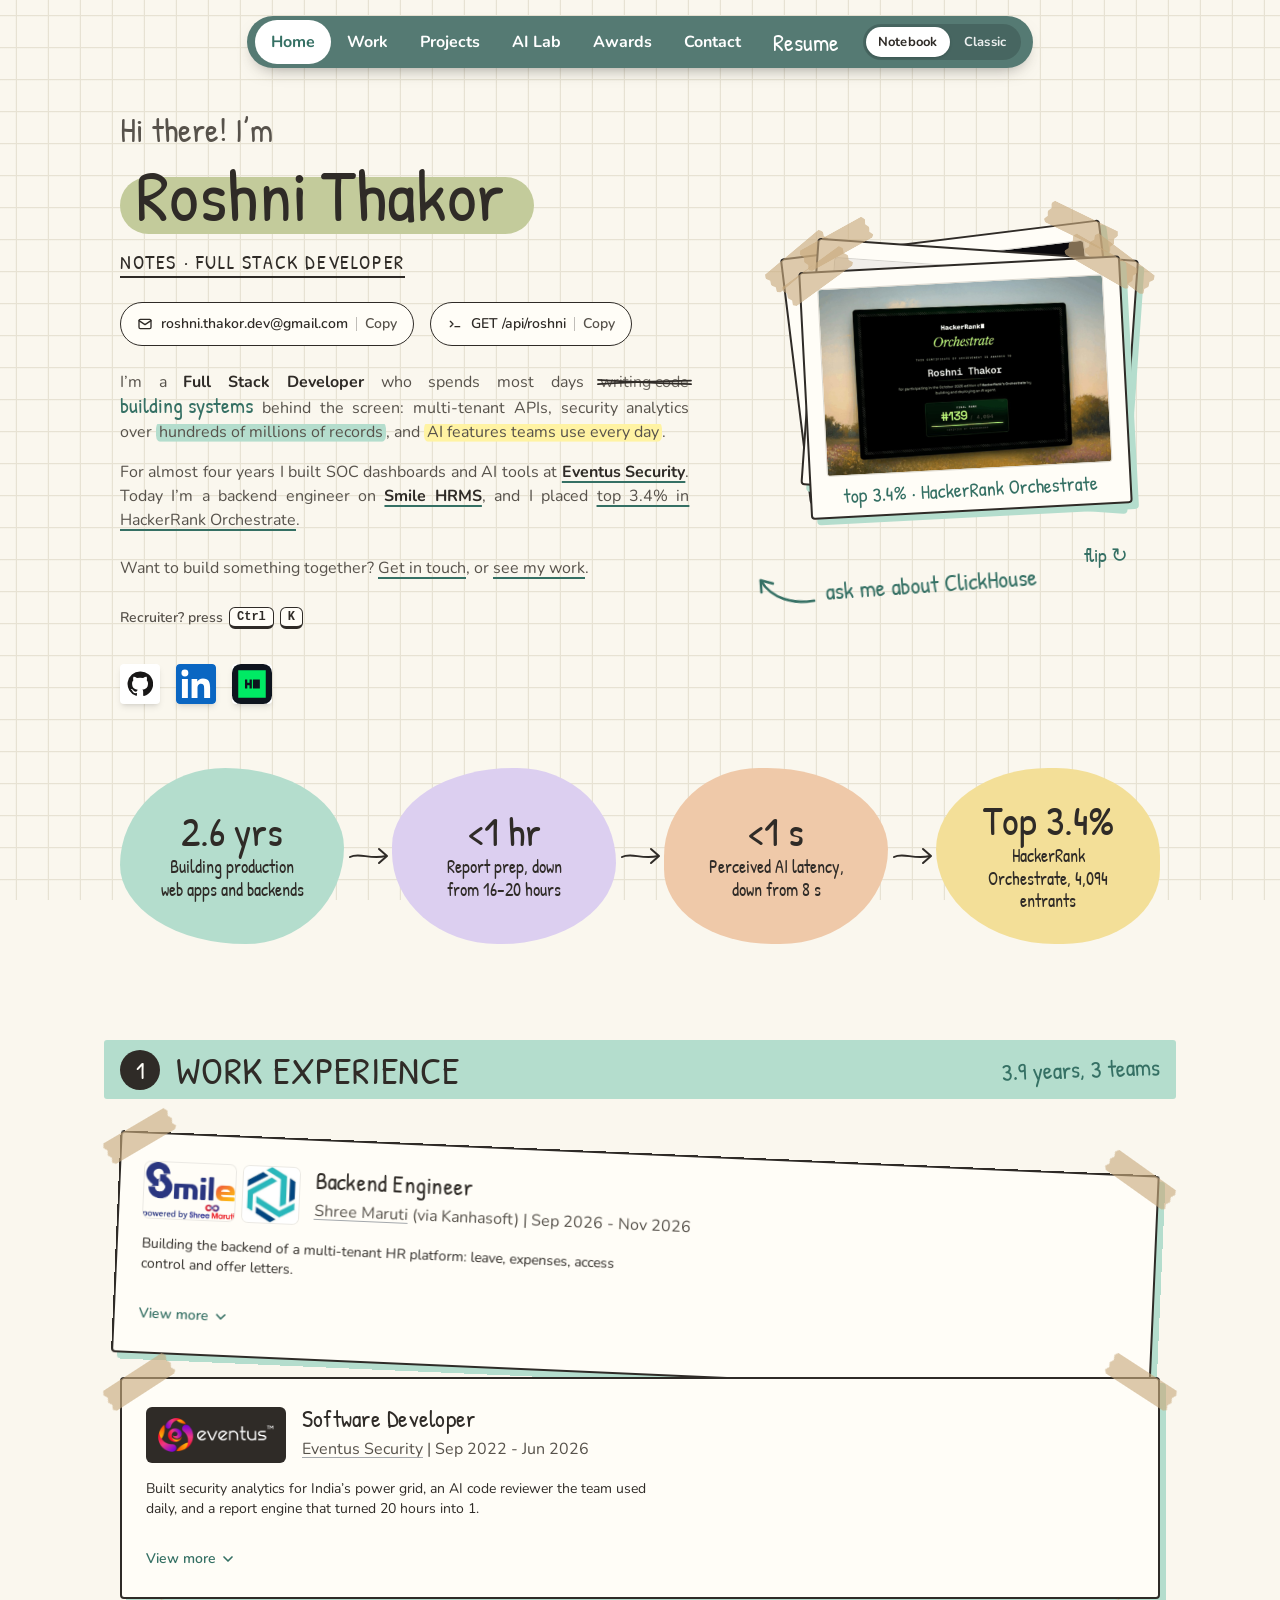
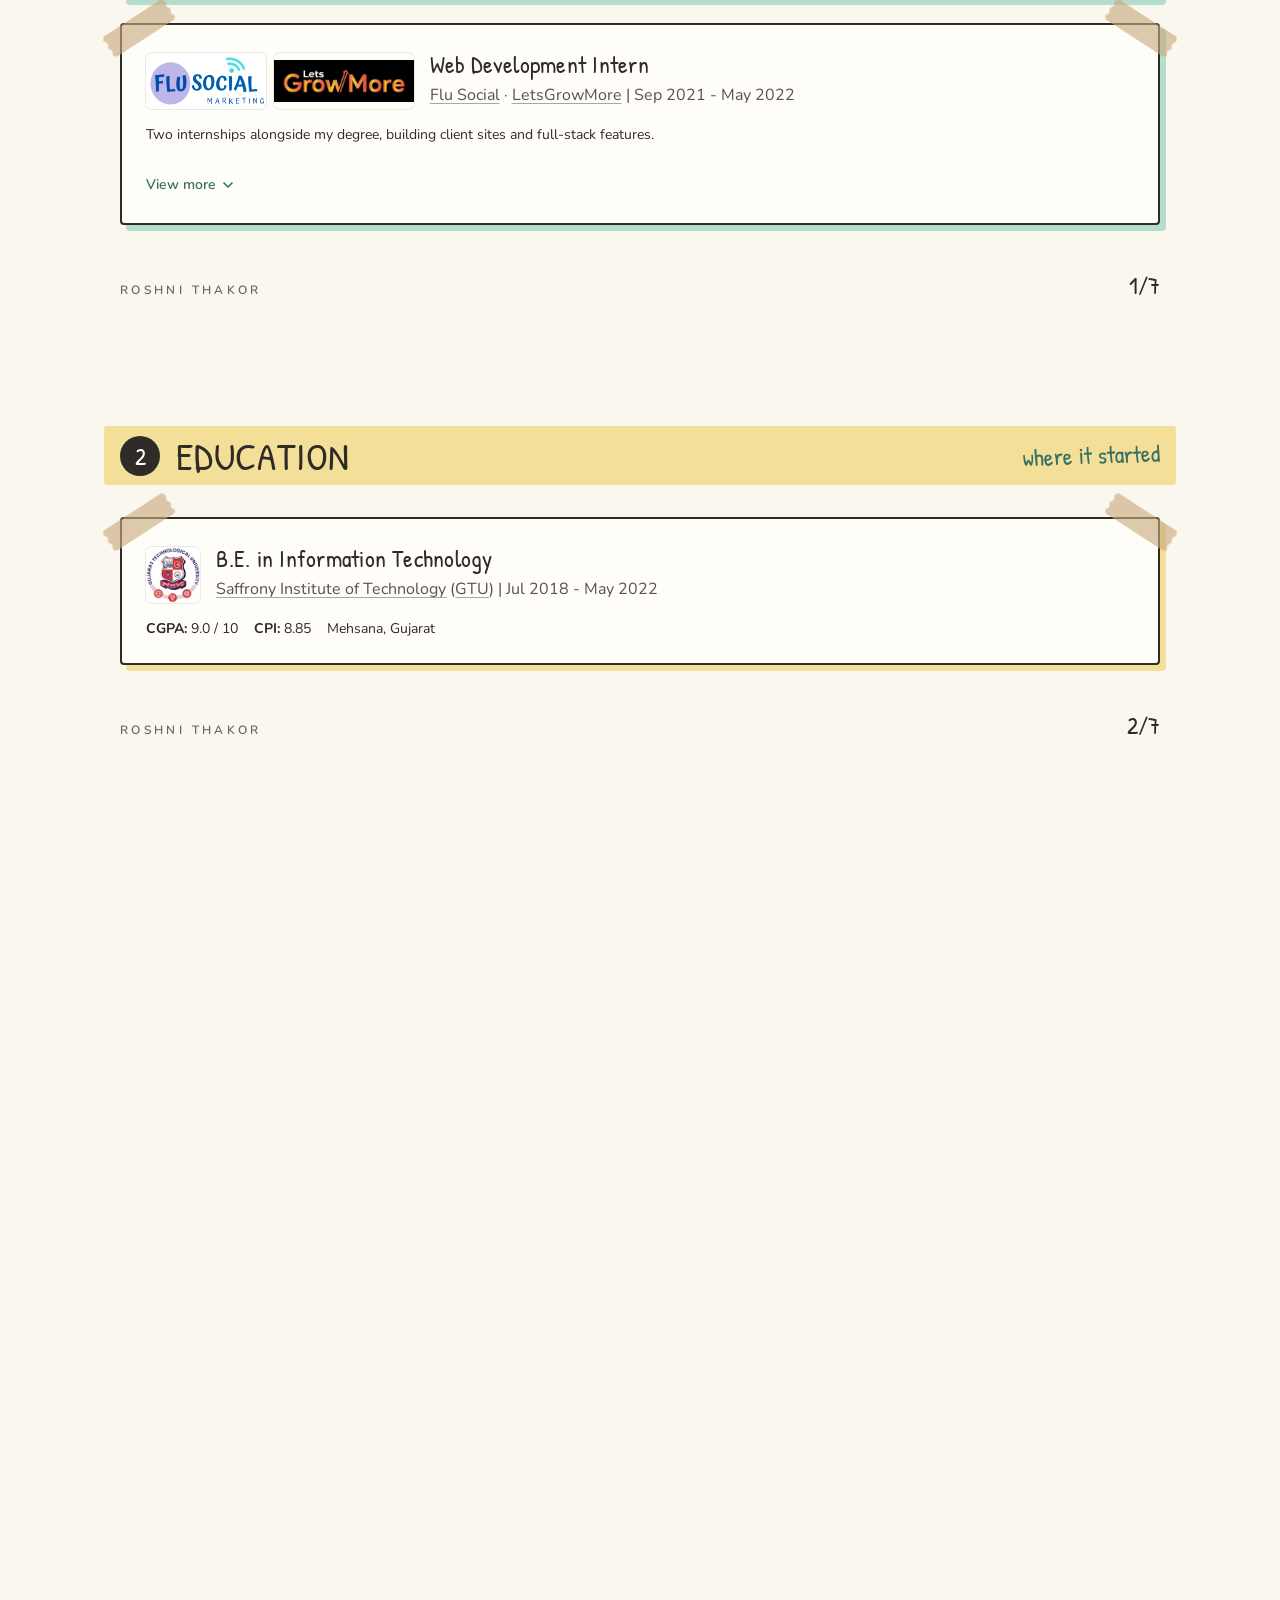
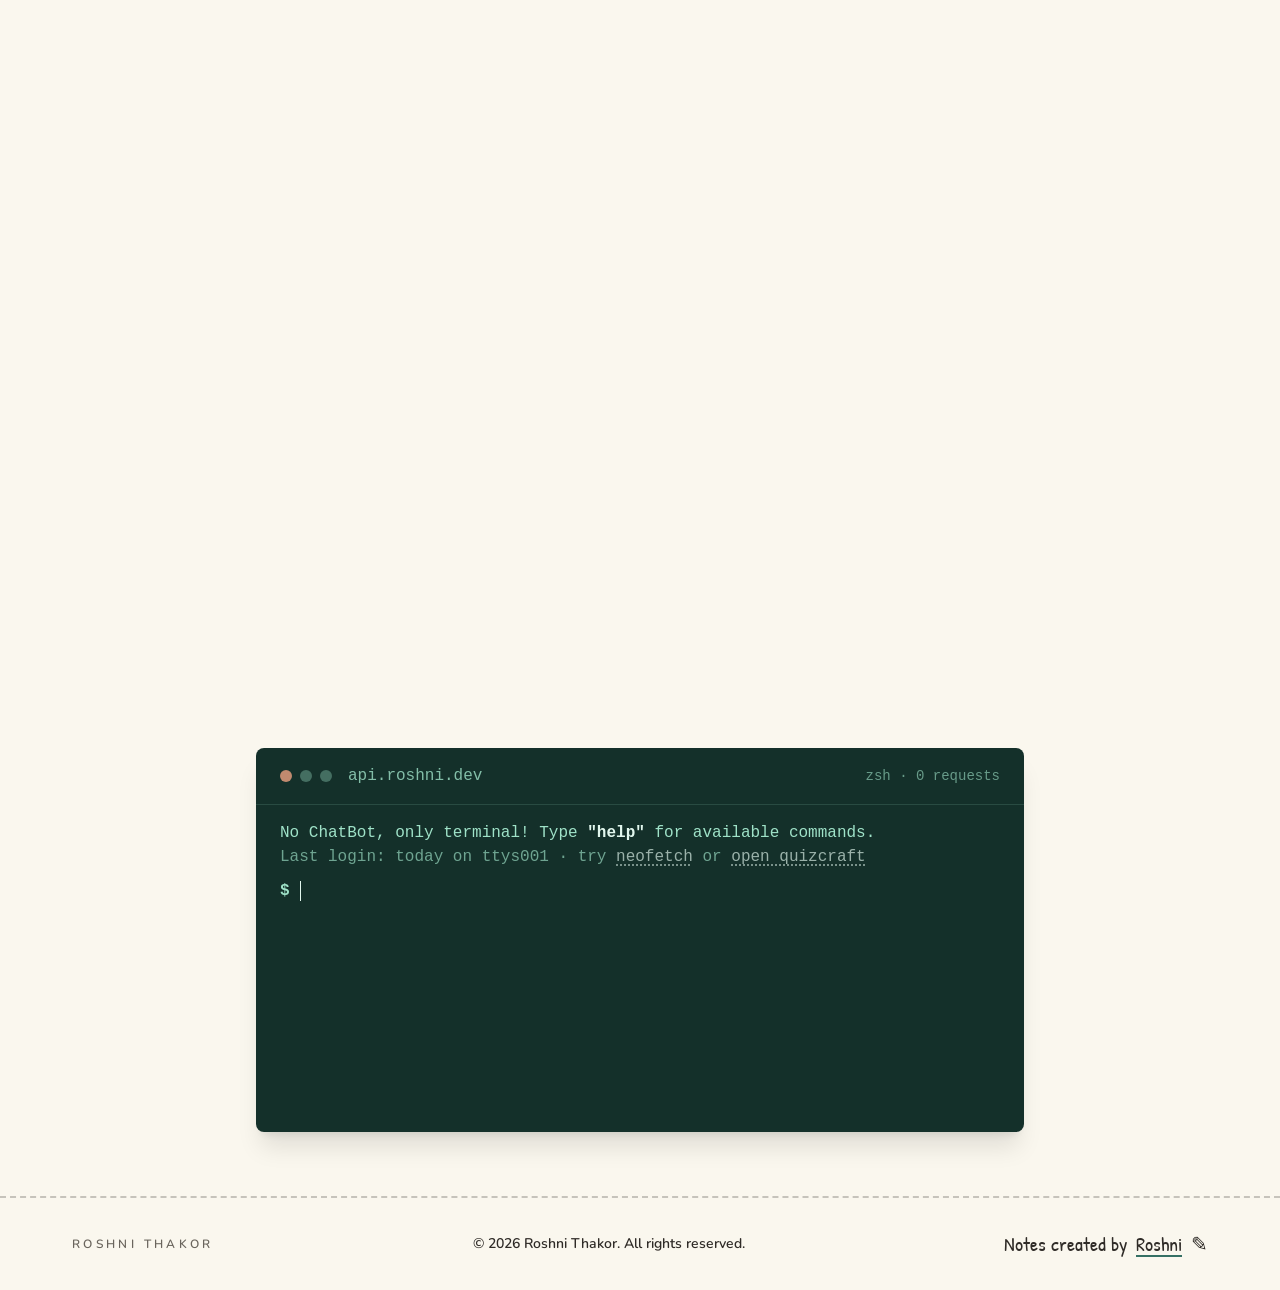
<file: index.html>
<!DOCTYPE html><!--wQGk5jL_hKPNV9zvOyG62--><html lang="en" data-theme="notebook" class="__variable_412264 __variable_225029 __variable_89fb4a __variable_fe9715"><head><meta charSet="utf-8"/><meta name="viewport" content="width=device-width, initial-scale=1"/><link rel="preload" href="/_next/static/media/5cc7ff84a6a272e2-s.p.woff2" as="font" crossorigin="" type="font/woff2"/><link rel="preload" href="/_next/static/media/c7f01246776257f7-s.p.woff2" as="font" crossorigin="" type="font/woff2"/><link rel="preload" as="image" href="/work/orchestrate-oct-2026.jpg" fetchPriority="high"/><link rel="stylesheet" href="/_next/static/css/2dbae114dafe2164.css" data-precedence="next"/><link rel="preload" as="script" fetchPriority="low" href="/_next/static/chunks/webpack-7483cf6e08d617c5.js"/><script src="/_next/static/chunks/a6811722-5bc88f241434c1b1.js" async=""></script><script src="/_next/static/chunks/85-4556bd218a422ce7.js" async=""></script><script src="/_next/static/chunks/main-app-29522afbad5a5e3a.js" async=""></script><script src="/_next/static/chunks/995-67cd34b9e1ed9bf8.js" async=""></script><script src="/_next/static/chunks/app/layout-392c20ce7db5ca5e.js" async=""></script><script src="/_next/static/chunks/app/page-9be96fb46b195480.js" async=""></script><meta name="next-size-adjust" content=""/><meta name="theme-color" content="#557a73"/><title>Roshni Thakor - Full Stack Developer | NestJS, Next.js, TypeScript</title><meta name="description" content="Roshni Thakor is a full stack developer in Ahmedabad, India with 3.9 years building NestJS, Next.js and TypeScript APIs, ClickHouse security analytics and Claude API features. Top 3.4% in HackerRank Orchestrate. Open to backend and full stack roles."/><meta name="application-name" content="Roshni Thakor"/><link rel="author" href="https://roshnithakor07.github.io"/><meta name="author" content="Roshni Thakor"/><meta name="keywords" content="Roshni Thakor,Full Stack Developer,Backend Developer,Software Engineer,Ahmedabad,Gujarat,India,NestJS,Node.js,Next.js,React,TypeScript,PostgreSQL,MongoDB,ClickHouse,Redis,REST APIs,Multi-tenant SaaS,Claude API,AI engineer,Generative AI,HackerRank Orchestrate,Full stack developer portfolio,Hire full stack developer India"/><meta name="creator" content="Roshni Thakor"/><meta name="robots" content="index, follow"/><meta name="googlebot" content="index, follow, max-image-preview:large"/><meta name="category" content="technology"/><meta name="robots" content="noai, noimageai"/><meta name="tdm-reservation" content="1"/><meta name="tdm-policy" content="https://roshnithakor07.github.io/"/><link rel="canonical" href="https://roshnithakor07.github.io"/><meta property="og:title" content="Roshni Thakor - Full Stack Developer | NestJS, Next.js, TypeScript"/><meta property="og:description" content="Roshni Thakor is a full stack developer in Ahmedabad, India with 3.9 years building NestJS, Next.js and TypeScript APIs, ClickHouse security analytics and Claude API features. Top 3.4% in HackerRank Orchestrate. Open to backend and full stack roles."/><meta property="og:url" content="https://roshnithakor07.github.io"/><meta property="og:site_name" content="Roshni Thakor"/><meta property="og:locale" content="en_IN"/><meta property="og:image" content="https://roshnithakor07.github.io/og.jpg"/><meta property="og:image:width" content="1200"/><meta property="og:image:height" content="630"/><meta property="og:image:alt" content="Roshni Thakor, Full Stack Developer: I spend most days building systems behind the screen"/><meta property="og:type" content="profile"/><meta property="profile:first_name" content="Roshni"/><meta property="profile:last_name" content="Thakor"/><meta name="twitter:card" content="summary_large_image"/><meta name="twitter:title" content="Roshni Thakor - Full Stack Developer | NestJS, Next.js, TypeScript"/><meta name="twitter:description" content="Roshni Thakor is a full stack developer in Ahmedabad, India with 3.9 years building NestJS, Next.js and TypeScript APIs, ClickHouse security analytics and Claude API features. Top 3.4% in HackerRank Orchestrate. Open to backend and full stack roles."/><meta name="twitter:image" content="https://roshnithakor07.github.io/og.jpg"/><link rel="icon" href="/favicon.ico" type="image/x-icon" sizes="16x16"/><link rel="icon" href="/icon.svg?db32447fd750a9ac" type="image/svg+xml" sizes="any"/><link rel="apple-touch-icon" href="/apple-icon.png?02b723ba34543873" type="image/png" sizes="180x180"/><link id="theme-notebook" rel="stylesheet" href="/themes/notebook.css?v=mwz1nbs9" media="all"/><link id="theme-classic" rel="stylesheet" href="/themes/classic.css?v=mwz1nbs9" media="not all"/><script>(function(){try{var t=localStorage.getItem("rt-theme");if(["notebook","classic"].indexOf(t)<0)t="notebook";document.documentElement.setAttribute('data-theme',t);["notebook","classic"].forEach(function(n){var l=document.getElementById('theme-'+n);if(l)l.media=n===t?'all':'not all';});}catch(e){}})();</script><script type="application/ld+json">{"@context":"https://schema.org","@graph":[{"@type":"Person","@id":"https://roshnithakor07.github.io/#person","name":"Roshni Thakor","url":"https://roshnithakor07.github.io","image":"https://roshnithakor07.github.io/og.jpg","jobTitle":"Full Stack Developer","description":"Roshni Thakor is a full stack developer in Ahmedabad, India with 3.9 years building NestJS, Next.js and TypeScript APIs, ClickHouse security analytics and Claude API features. Top 3.4% in HackerRank Orchestrate. Open to backend and full stack roles.","address":{"@type":"PostalAddress","addressLocality":"Ahmedabad","addressRegion":"Gujarat","addressCountry":"IN"},"alumniOf":[{"@type":"CollegeOrUniversity","name":"Saffrony Institute of Technology (Gujarat Technological University)"}],"knowsAbout":["TypeScript","JavaScript","Node.js","NestJS","Express","Next.js","React","PostgreSQL","MongoDB","ClickHouse","Redis","Prisma","TypeORM","Docker","AWS S3","REST APIs","JWT / RBAC","Multi-tenancy","Claude API","Groq"],"award":["Top 3.4% (#139 of 4,094), HackerRank Orchestrate, October 2026","Top 18.5%, HackerRank Orchestrate, August 2026","Top 26%, HackerRank Orchestrate, June 2026"],"sameAs":["https://github.com/roshnithakor07","https://linkedin.com/in/roshnithakor07","https://www.hackerrank.com/profile/roshnithakor07"]},{"@type":"WebSite","@id":"https://roshnithakor07.github.io/#website","url":"https://roshnithakor07.github.io","name":"Roshni Thakor - Full Stack Developer","inLanguage":"en","publisher":{"@id":"https://roshnithakor07.github.io/#person"}},{"@type":"ProfilePage","@id":"https://roshnithakor07.github.io/#page","url":"https://roshnithakor07.github.io","name":"Roshni Thakor - Full Stack Developer | NestJS, Next.js, TypeScript","mainEntity":{"@id":"https://roshnithakor07.github.io/#person"},"isPartOf":{"@id":"https://roshnithakor07.github.io/#website"}}]}</script><script src="/_next/static/chunks/polyfills-42372ed130431b0a.js" noModule=""></script></head><body><div hidden=""><!--$--><!--/$--></div><header class="nav  "><div id="progress" class="progress"></div><nav class="nav-pill" aria-label="Main"><button class="nav-toggle" aria-label="Menu" aria-expanded="false"><span></span><span></span><span></span></button><div class="nav-links"><a href="#top" class="nav-link is-active">Home</a><a href="#work" class="nav-link ">Work</a><a href="#projects" class="nav-link ">Projects</a><a href="#ai" class="nav-link ">AI Lab</a><a href="#awards" class="nav-link ">Awards</a><a href="#contact" class="nav-link ">Contact</a><a href="/Roshni_Thakor_Software_Developer.pdf" target="_blank" rel="noreferrer" class="nav-link nav-hand">Resume</a><button type="button" class="theme-switch" title="Switch to the classic design"><span class="sr-only">Design: </span><span class="theme-opt is-on">Notebook<span class="sr-only"> (current)</span></span><span class="theme-opt ">Classic</span></button></div></nav></header><div class="cord  " style="--p:0"><span class="cord-string" aria-hidden="true"></span><button type="button" class="cord-tag" tabindex="-1"><span class="cord-hole" aria-hidden="true"></span><svg viewBox="0 0 24 24" aria-hidden="true"><path d="M12 19V5M5.5 11.5 12 5l6.5 6.5"></path></svg><span class="cord-label"><span class="sr-only">Back to </span>top</span></button></div><main><section id="top" class="section hero"><div class="container hero-grid"><div class="hero-copy"><h1 class="h1"><span class="h1-small">Hi there! I’m</span><span class="h1-name"><span class="word" style="--d:150ms"><span>Roshni</span></span><span class="word" style="--d:270ms"><span>Thakor</span></span></span><span class="h1-sub">Notes · Full Stack Developer</span></h1><div class="chip-row fade-in"><button class="chip-copy"><svg viewBox="0 0 24 24" aria-hidden="true"><rect x="3" y="5" width="18" height="14" rx="2"></rect><path d="m3 7 9 6 9-6"></path></svg><span>roshni.thakor.dev@gmail.com</span><span class="chip-copy-state">Copy</span></button><button class="chip-copy"><svg viewBox="0 0 24 24" aria-hidden="true"><path d="m5 8 4 4-4 4M12 16h7"></path></svg><span>GET /api/roshni</span><span class="chip-copy-state">Copy</span></button></div><div class="hero-text fade-in"><p>I’m a <strong>Full Stack Developer</strong> who spends most days<!-- --> <span class="strike"><del>writing code</del><svg viewBox="0 0 100 20" preserveAspectRatio="none" aria-hidden="true"><path class="pen-draw" style="animation-delay:1s" pathLength="1" d="M0 13 Q50 9 100 8"></path><path class="pen-draw" style="animation-delay:1.2s" pathLength="1" d="M100 13 Q50 11 0 7"></path></svg></span> <span class="hand-inline pen-write" style="animation-delay:1.45s">building systems</span> behind the screen: multi-tenant APIs, security analytics over<!-- --> <mark class="hl">hundreds of millions of records</mark>, and <mark class="hl hl-lemon">AI features teams use every day</mark>.</p><p>For almost four years I built SOC dashboards and AI tools at <a href="https://eventussecurity.com/" class="link" target="_blank" rel="noreferrer"><strong>Eventus Security</strong></a>. Today I’m a backend engineer on <a href="https://shreemaruti.com/" class="link" target="_blank" rel="noreferrer"><strong>Smile HRMS</strong></a>, and I placed <a href="https://www.hackerrank.com/contests/hackerrank-orchestrate-october26/challenges/ghost-data-still-exists/leaderboard?username=roshnithakor07" class="link" target="_blank" rel="noreferrer">top 3.4% in HackerRank Orchestrate</a>.</p></div><p class="hero-cta fade-in">Want to build something together? <a href="#contact" class="link">Get in touch</a>, or <a href="#work" class="link">see my work</a>.</p><div class="hero-rec fade-in"><button type="button" class="rec-key" aria-haspopup="dialog">Recruiter? <!-- -->press <kbd>Ctrl</kbd> <kbd>K</kbd></button></div><div class="hero-socials fade-in"><a href="https://github.com/roshnithakor07" class="social-tile" target="_blank" rel="noreferrer" aria-label="GitHub"><svg class="logo-svg" width="26" height="26" viewBox="0 0 24 24" role="img" aria-label="GitHub"><title>GitHub</title><path d="M12 .5a11.5 11.5 0 0 0-3.64 22.41c.58.1.79-.25.79-.56v-2c-3.2.7-3.88-1.37-3.88-1.37-.53-1.33-1.28-1.69-1.28-1.69-1.05-.71.08-.7.08-.7 1.16.08 1.77 1.19 1.77 1.19 1.03 1.76 2.7 1.25 3.36.96.1-.75.4-1.25.73-1.54-2.55-.29-5.24-1.28-5.24-5.68 0-1.26.45-2.28 1.19-3.09-.12-.29-.52-1.46.11-3.05 0 0 .97-.31 3.17 1.18a11 11 0 0 1 5.77 0c2.2-1.49 3.17-1.18 3.17-1.18.63 1.59.23 2.76.11 3.05.74.81 1.19 1.83 1.19 3.09 0 4.41-2.7 5.38-5.26 5.67.41.36.78 1.06.78 2.14v3.17c0 .31.21.67.8.56A11.5 11.5 0 0 0 12 .5Z" fill="#181717"></path></svg></a><a href="https://linkedin.com/in/roshnithakor07" class="social-tile" target="_blank" rel="noreferrer" aria-label="LinkedIn"><svg class="logo-svg" width="40" height="40" viewBox="0 0 24 24" role="img" aria-label="LinkedIn"><title>LinkedIn</title><path d="M20.45 20.45h-3.56v-5.57c0-1.33-.02-3.04-1.85-3.04-1.85 0-2.14 1.45-2.14 2.94v5.67H9.35V9h3.41v1.56h.05c.48-.9 1.64-1.85 3.37-1.85 3.6 0 4.27 2.37 4.27 5.46v6.28ZM5.34 7.43a2.06 2.06 0 1 1 0-4.13 2.06 2.06 0 0 1 0 4.13ZM7.12 20.45H3.56V9h3.56v11.45ZM22.22 0H1.77C.79 0 0 .77 0 1.73v20.54C0 23.23.79 24 1.77 24h20.45c.98 0 1.78-.77 1.78-1.73V1.73C24 .77 23.2 0 22.22 0Z" fill="#0A66C2"></path></svg></a><a href="https://www.hackerrank.com/profile/roshnithakor07" class="social-tile" target="_blank" rel="noreferrer" aria-label="HackerRank"><svg class="logo-svg" width="40" height="40" viewBox="0 0 32 32" role="img" aria-label="HackerRank"><title>HackerRank</title><rect width="32" height="32" rx="7" fill="#0E141E"></rect><path d="M0 0v24h24V0zm9.95 8.002h1.805c.061 0 .111.05.111.111v7.767c0 .061-.05.111-.11.111H9.95c-.061 0-.111-.05-.111-.11v-2.87H7.894v2.87c0 .06-.05.11-.11.11H5.976a.11.11 0 01-.11-.11V8.112c0-.06.05-.11.11-.11h1.806c.061 0 .11.05.11.11v2.869H9.84v-2.87c0-.06.05-.11.11-.11zm2.999 0h5.778c.061 0 .111.05.111.11v7.767a.11.11 0 01-.11.112h-5.78a.11.11 0 01-.11-.11V8.111c0-.06.05-.11.11-.11z" fill="#00EA64" transform="translate(5 5) scale(0.9167)"></path></svg></a></div></div><div class="hero-art"><div class="deck"><div class="deck-stack"><figure class="card pinned deck-card pos-0 " aria-hidden="false"><img src="/work/orchestrate-oct-2026.jpg" alt="HackerRank Orchestrate certificate, October 2026: rank 139 of 4,094" width="1200" height="750" loading="eager" fetchPriority="high"/><figcaption class="deck-caption">top 3.4% · HackerRank Orchestrate</figcaption></figure><figure class="card pinned deck-card pos-1 " aria-hidden="true"><img src="/work/quizcraft.jpg" alt="QuizCraft, an AI quiz generator" width="1200" height="750" loading="lazy" fetchPriority="low"/><figcaption class="deck-caption">QuizCraft · live on Vercel</figcaption></figure><figure class="card pinned deck-card pos-2 " aria-hidden="true"><img src="/work/complexityiq.jpg" alt="ComplexityIQ, a Big-O analyser" width="1200" height="750" loading="lazy" fetchPriority="low"/><figcaption class="deck-caption">ComplexityIQ · Big-O analyser</figcaption></figure></div><button type="button" class="deck-next"><span class="deck-dots" aria-hidden="true"><i class="is-on"></i><i class=""></i><i class=""></i></span><span class="deck-label"><span class="only-touch">tap to </span>flip<span class="sr-only"> to the next highlight (<!-- -->1<!-- --> of <!-- -->3<!-- -->)</span></span> <span class="deck-icon" aria-hidden="true">↻</span></button></div><p class="hand-note hand-badge"><svg viewBox="0 0 64 40" class="hand-arrow" aria-hidden="true"><path class="pen-draw" style="animation-delay:2.1s;animation-duration:0.3s" pathLength="1" d="M60 6C40 4 18 10 8 30"></path><path class="pen-draw" style="animation-delay:2.4s;animation-duration:0.12s" pathLength="1" d="M8 18 L8 30 L20 26"></path></svg><span class="pen-write" style="animation-delay:2.5s">ask me about ClickHouse</span></p></div></div><div class="container"><dl class="figures"><div class="card figure tilt" style="--d:0ms"><dd class="figure-value"><span>0.0<!-- --> yrs</span></dd><dt class="figure-label">Building production web apps and backends</dt></div><div class="card figure tilt" style="--d:80ms"><dd class="figure-value"><span>&lt;<!-- -->0<!-- --> hr</span></dd><dt class="figure-label">Report prep, down from 16–20 hours</dt></div><div class="card figure tilt" style="--d:160ms"><dd class="figure-value"><span>&lt;<!-- -->0<!-- --> s</span></dd><dt class="figure-label">Perceived AI latency, down from 8 s</dt></div><div class="card figure tilt" style="--d:240ms"><dd class="figure-value"><span>Top <!-- -->0.0<!-- -->%</span></dd><dt class="figure-label">HackerRank Orchestrate, 4,094 entrants</dt></div></dl></div></section><div class="timeline-wrap"><div class="tl-track" aria-hidden="true"><div class="tl-line"></div></div><section id="work" class="section split tone-mint"><div class="container split-grid"><header class="split-aside band"><span class="timeline-dot" aria-hidden="true"></span><span class="band-num" aria-hidden="true">1</span><h2 class="h2">Work Experience</h2><p class="hand-note">3.9 years, 3 teams</p></header><div class="split-body"><article class="card pinned swing job "><header class="job-head"><div class="job-logos"><img src="/logos/smile-shree-maruti.png" alt="Smile HRMS, powered by Shree Maruti" loading="lazy" class="job-logo  is-wide"/><img src="/logos/kanhasoft.png" alt="Kanhasoft" loading="lazy" class="job-logo  "/></div><div class="job-title"><h3 class="h3">Backend Engineer</h3><p class="job-meta"><a class="co-link" href="https://shreemaruti.com/" target="_blank" rel="noreferrer">Shree Maruti</a> (<!-- -->via Kanhasoft<!-- -->)<!-- --> | <!-- -->Sep 2026 - Nov 2026</p></div></header><p class="job-summary">Building the backend of a multi-tenant HR platform: leave, expenses, access control and offer letters.</p><div class="job-more" id="job-more-0" inert=""><div class="job-more-inner"><span class="job-fold" aria-hidden="true"></span><p class="eyebrow job-reveal" style="--n:0">Smile HRMS</p><ul class="job-points"><li class="job-reveal" style="--n:1">Shipped the Leave Management module end to end: policies, balances and approval workflows with multi-organization data isolation.</li><li class="job-reveal" style="--n:2">Built Expenses with S3 signed-URL receipts, currency-locked exchange rates and versioned policy documents.</li><li class="job-reveal" style="--n:3">Implemented JWT auth and permission-code RBAC with org-scoped access, backed by 242+ unit tests.</li></ul><ul class="tags job-reveal" style="--n:4"><li class="tag" style="--n:0"><svg class="logo-svg" width="16" height="16" viewBox="0 0 24 24" role="img" aria-label="NestJS"><title>NestJS</title><path d="M14.131.047c-.173 0-.334.037-.483.087.316.21.49.49.576.806.007.043.019.074.025.117a.681.681 0 0 1 .013.112c.024.545-.143.614-.26.936-.18.415-.13.861.086 1.22a.74.74 0 0 0 .074.137c-.235-1.568 1.073-1.803 1.314-2.293.019-.428-.334-.713-.613-.911a1.37 1.37 0 0 0-.732-.21zM16.102.4c-.024.143-.006.106-.012.18-.006.05-.006.112-.012.161-.013.05-.025.1-.044.149-.012.05-.03.1-.05.149l-.067.142c-.02.025-.031.05-.05.075l-.037.055a2.152 2.152 0 0 1-.093.124c-.037.038-.068.081-.112.112v.006c-.037.031-.074.068-.118.1-.13.099-.278.173-.415.266-.043.03-.087.056-.124.093a.906.906 0 0 0-.118.099c-.043.037-.074.074-.111.118-.031.037-.068.08-.093.124a1.582 1.582 0 0 0-.087.13c-.025.05-.043.093-.068.142-.019.05-.037.093-.05.143a2.007 2.007 0 0 0-.043.155c-.006.025-.006.056-.012.08-.007.025-.007.05-.013.075 0 .05-.006.105-.006.155 0 .037 0 .074.006.111 0 .05.006.1.019.155.006.05.018.1.03.15.02.049.032.098.05.148.013.03.031.062.044.087l-1.426-.552c-.241-.068-.477-.13-.719-.186l-.39-.093c-.372-.074-.75-.13-1.128-.167-.013 0-.019-.006-.031-.006A11.082 11.082 0 0 0 8.9 2.855c-.378.025-.756.074-1.134.136a12.45 12.45 0 0 0-.837.174l-.279.074c-.092.037-.18.08-.266.118l-.205.093c-.012.006-.024.006-.03.012-.063.031-.118.056-.174.087a2.738 2.738 0 0 0-.236.118c-.043.018-.086.043-.124.062a.559.559 0 0 1-.055.03c-.056.032-.112.063-.162.094a1.56 1.56 0 0 0-.148.093c-.044.03-.087.055-.124.086-.006.007-.013.007-.019.013-.037.025-.08.056-.118.087l-.012.012-.093.074c-.012.007-.025.019-.037.025-.031.025-.062.056-.093.08-.006.013-.019.02-.025.025-.037.038-.074.069-.111.106-.007 0-.007.006-.013.012a1.742 1.742 0 0 0-.111.106c-.007.006-.007.012-.013.012a1.454 1.454 0 0 0-.093.1c-.012.012-.03.024-.043.036a1.374 1.374 0 0 1-.106.112c-.006.012-.018.019-.024.03-.05.05-.093.1-.143.15l-.018.018c-.1.106-.205.211-.317.304-.111.1-.229.192-.347.273a3.777 3.777 0 0 1-.762.421c-.13.056-.267.106-.403.149-.26.056-.527.161-.756.18-.05 0-.105.012-.155.018l-.155.037-.149.056c-.05.019-.099.044-.148.068-.044.031-.093.056-.137.087a1.011 1.011 0 0 0-.124.106c-.043.03-.087.074-.124.111-.037.043-.074.08-.105.124-.031.05-.068.093-.093.143a1.092 1.092 0 0 0-.087.142c-.025.056-.05.106-.068.161-.019.05-.037.106-.056.161-.012.05-.025.1-.03.15 0 .005-.007.012-.007.018-.012.056-.012.13-.019.167C.006 7.95 0 7.986 0 8.03a.657.657 0 0 0 .074.31v.006c.019.037.044.075.069.112.024.037.05.074.08.111.031.031.068.069.106.1a.906.906 0 0 0 .117.099c.149.13.186.173.378.272.031.019.062.031.1.05.006 0 .012.006.018.006 0 .013 0 .019.006.031a1.272 1.272 0 0 0 .08.298c.02.037.032.074.05.111.007.013.013.025.02.031.024.05.049.093.073.137l.093.13c.031.037.069.08.106.118.037.037.074.068.118.105 0 0 .006.006.012.006.037.031.074.062.112.087a.986.986 0 0 0 .136.08c.043.025.093.05.142.069a.73.73 0 0 0 .124.043c.007.006.013.006.025.012.025.007.056.013.08.019-.018.335-.024.65.026.762.055.124.328-.254.6-.688-.036.428-.061.93 0 1.079.069.155.44-.329.763-.862 4.395-1.016 8.405 2.02 8.826 6.31-.08-.67-.905-1.041-1.283-.948-.186.458-.502 1.047-1.01 1.413.043-.41.025-.83-.062-1.24a4.009 4.009 0 0 1-.769 1.562c-.588.043-1.177-.242-1.487-.67-.025-.018-.031-.055-.05-.08-.018-.043-.037-.087-.05-.13a.515.515 0 0 1-.037-.13c-.006-.044-.006-.087-.006-.137v-.093a.992.992 0 0 1 .031-.13c.013-.043.025-.086.044-.13.024-.043.043-.087.074-.13.105-.298.105-.54-.087-.682a.706.706 0 0 0-.118-.062c-.024-.006-.055-.018-.08-.025l-.05-.018a.847.847 0 0 0-.13-.031.472.472 0 0 0-.13-.019 1.01 1.01 0 0 0-.136-.012c-.031 0-.062.006-.093.006a.484.484 0 0 0-.137.019c-.043.006-.086.012-.13.024a1.068 1.068 0 0 0-.13.044c-.043.018-.08.037-.124.056-.037.018-.074.043-.118.062-1.444.942-.582 3.148.403 3.787-.372.068-.75.148-.855.229l-.013.012c.267.161.546.298.837.416.397.13.818.247 1.004.297v.006a5.996 5.996 0 0 0 1.562.112c2.746-.192 4.996-2.281 5.405-5.033l.037.161c.019.112.043.23.056.347v.006c.012.056.018.112.025.162v.024c.006.056.012.112.012.162.006.068.012.136.012.204v.1c0 .03.007.067.007.098 0 .038-.007.075-.007.112v.087c0 .043-.006.08-.006.124 0 .025 0 .05-.006.08 0 .044-.006.087-.006.137-.006.018-.006.037-.006.055l-.02.143c0 .019 0 .037-.005.056-.007.062-.019.118-.025.18v.012l-.037.174v.018l-.037.167c0 .007-.007.02-.007.025a1.663 1.663 0 0 1-.043.168v.018c-.019.062-.037.118-.05.174-.006.006-.006.012-.006.012l-.056.186c-.024.062-.043.118-.068.18-.025.062-.043.124-.068.18-.025.062-.05.117-.074.18h-.007c-.024.055-.05.117-.08.173a.302.302 0 0 1-.019.043c-.006.006-.006.013-.012.019a5.867 5.867 0 0 1-1.742 2.082c-.05.031-.099.069-.149.106-.012.012-.03.018-.043.03a2.603 2.603 0 0 1-.136.094l.018.037h.007l.26-.037h.006c.161-.025.322-.056.483-.087.044-.006.093-.019.137-.031l.087-.019c.043-.006.086-.018.13-.024.037-.013.074-.02.111-.031.62-.15 1.221-.354 1.798-.595a9.926 9.926 0 0 1-3.85 3.142c.714-.05 1.426-.167 2.114-.366a9.903 9.903 0 0 0 5.857-4.68 9.893 9.893 0 0 1-1.667 3.986 9.758 9.758 0 0 0 1.655-1.376 9.824 9.824 0 0 0 2.61-5.268c.21.98.272 1.99.18 2.987 4.474-6.241.371-12.712-1.346-14.416-.006-.013-.012-.019-.012-.031-.006.006-.006.006-.006.012 0-.006 0-.006-.007-.012 0 .074-.006.148-.012.223a8.34 8.34 0 0 1-.062.415c-.03.136-.068.273-.105.41-.044.13-.093.266-.15.396a5.322 5.322 0 0 1-.185.378 4.735 4.735 0 0 1-.477.688c-.093.111-.192.21-.292.31a3.994 3.994 0 0 1-.18.155l-.142.124a3.459 3.459 0 0 1-.347.241 4.295 4.295 0 0 1-.366.211c-.13.062-.26.118-.39.174a4.364 4.364 0 0 1-.818.223c-.143.025-.285.037-.422.05a4.914 4.914 0 0 1-.297.012 4.66 4.66 0 0 1-.422-.025 3.137 3.137 0 0 1-.421-.062 3.136 3.136 0 0 1-.415-.105h-.007c.137-.013.273-.025.41-.05a4.493 4.493 0 0 0 .818-.223c.136-.05.266-.112.39-.174.13-.062.248-.13.372-.204.118-.08.235-.161.347-.248.112-.087.217-.18.316-.279.105-.093.198-.198.291-.304.093-.111.18-.223.26-.334.013-.019.026-.044.038-.062.062-.1.124-.199.18-.298a4.272 4.272 0 0 0 .334-.775c.044-.13.075-.266.106-.403.025-.142.05-.278.062-.415.012-.142.025-.285.025-.421 0-.1-.007-.199-.013-.298a6.726 6.726 0 0 0-.05-.415 4.493 4.493 0 0 0-.092-.415c-.044-.13-.087-.267-.137-.397-.05-.13-.111-.26-.173-.384-.069-.124-.137-.248-.211-.366a6.843 6.843 0 0 0-.248-.34c-.093-.106-.186-.212-.285-.317a3.878 3.878 0 0 0-.161-.155c-.28-.217-.57-.421-.862-.607a1.154 1.154 0 0 0-.124-.062 2.415 2.415 0 0 0-.589-.26Z" fill="#E0234E"></path></svg>NestJS</li><li class="tag" style="--n:1">Fastify</li><li class="tag" style="--n:2"><svg class="logo-svg" width="16" height="16" viewBox="0 0 24 24" role="img" aria-label="PostgreSQL"><title>PostgreSQL</title><path d="M23.5594 14.7228a.5269.5269 0 0 0-.0563-.1191c-.139-.2632-.4768-.3418-1.0074-.2321-1.6533.3411-2.2935.1312-2.5256-.0191 1.342-2.0482 2.445-4.522 3.0411-6.8297.2714-1.0507.7982-3.5237.1222-4.7316a1.5641 1.5641 0 0 0-.1509-.235C21.6931.9086 19.8007.0248 17.5099.0005c-1.4947-.0158-2.7705.3461-3.1161.4794a9.449 9.449 0 0 0-.5159-.0816 8.044 8.044 0 0 0-1.3114-.1278c-1.1822-.0184-2.2038.2642-3.0498.8406-.8573-.3211-4.7888-1.645-7.2219.0788C.9359 2.1526.3086 3.8733.4302 6.3043c.0409.818.5069 3.334 1.2423 5.7436.4598 1.5065.9387 2.7019 1.4334 3.582.553.9942 1.1259 1.5933 1.7143 1.7895.4474.1491 1.1327.1441 1.8581-.7279.8012-.9635 1.5903-1.8258 1.9446-2.2069.4351.2355.9064.3625 1.39.3772a.0569.0569 0 0 0 .0004.0041 11.0312 11.0312 0 0 0-.2472.3054c-.3389.4302-.4094.5197-1.5002.7443-.3102.064-1.1344.2339-1.1464.8115-.0025.1224.0329.2309.0919.3268.2269.4231.9216.6097 1.015.6331 1.3345.3335 2.5044.092 3.3714-.6787-.017 2.231.0775 4.4174.3454 5.0874.2212.5529.7618 1.9045 2.4692 1.9043.2505 0 .5263-.0291.8296-.0941 1.7819-.3821 2.5557-1.1696 2.855-2.9059.1503-.8707.4016-2.8753.5388-4.1012.0169-.0703.0357-.1207.057-.1362.0007-.0005.0697-.0471.4272.0307a.3673.3673 0 0 0 .0443.0068l.2539.0223.0149.001c.8468.0384 1.9114-.1426 2.5312-.4308.6438-.2988 1.8057-1.0323 1.5951-1.6698zM2.371 11.8765c-.7435-2.4358-1.1779-4.8851-1.2123-5.5719-.1086-2.1714.4171-3.6829 1.5623-4.4927 1.8367-1.2986 4.8398-.5408 6.108-.13-.0032.0032-.0066.0061-.0098.0094-2.0238 2.044-1.9758 5.536-1.9708 5.7495-.0002.0823.0066.1989.0162.3593.0348.5873.0996 1.6804-.0735 2.9184-.1609 1.1504.1937 2.2764.9728 3.0892.0806.0841.1648.1631.2518.2374-.3468.3714-1.1004 1.1926-1.9025 2.1576-.5677.6825-.9597.5517-1.0886.5087-.3919-.1307-.813-.5871-1.2381-1.3223-.4796-.839-.9635-2.0317-1.4155-3.5126zm6.0072 5.0871c-.1711-.0428-.3271-.1132-.4322-.1772.0889-.0394.2374-.0902.4833-.1409 1.2833-.2641 1.4815-.4506 1.9143-1.0002.0992-.126.2116-.2687.3673-.4426a.3549.3549 0 0 0 .0737-.1298c.1708-.1513.2724-.1099.4369-.0417.156.0646.3078.26.3695.4752.0291.1016.0619.2945-.0452.4444-.9043 1.2658-2.2216 1.2494-3.1676 1.0128zm2.094-3.988-.0525.141c-.133.3566-.2567.6881-.3334 1.003-.6674-.0021-1.3168-.2872-1.8105-.8024-.6279-.6551-.9131-1.5664-.7825-2.5004.1828-1.3079.1153-2.4468.079-3.0586-.005-.0857-.0095-.1607-.0122-.2199.2957-.2621 1.6659-.9962 2.6429-.7724.4459.1022.7176.4057.8305.928.5846 2.7038.0774 3.8307-.3302 4.7363-.084.1866-.1633.3629-.2311.5454zm7.3637 4.5725c-.0169.1768-.0358.376-.0618.5959l-.146.4383a.3547.3547 0 0 0-.0182.1077c-.0059.4747-.054.6489-.115.8693-.0634.2292-.1353.4891-.1794 1.0575-.11 1.4143-.8782 2.2267-2.4172 2.5565-1.5155.3251-1.7843-.4968-2.0212-1.2217a6.5824 6.5824 0 0 0-.0769-.2266c-.2154-.5858-.1911-1.4119-.1574-2.5551.0165-.5612-.0249-1.9013-.3302-2.6462.0044-.2932.0106-.5909.019-.8918a.3529.3529 0 0 0-.0153-.1126 1.4927 1.4927 0 0 0-.0439-.208c-.1226-.4283-.4213-.7866-.7797-.9351-.1424-.059-.4038-.1672-.7178-.0869.067-.276.1831-.5875.309-.9249l.0529-.142c.0595-.16.134-.3257.213-.5012.4265-.9476 1.0106-2.2453.3766-5.1772-.2374-1.0981-1.0304-1.6343-2.2324-1.5098-.7207.0746-1.3799.3654-1.7088.5321a5.6716 5.6716 0 0 0-.1958.1041c.0918-1.1064.4386-3.1741 1.7357-4.4823a4.0306 4.0306 0 0 1 .3033-.276.3532.3532 0 0 0 .1447-.0644c.7524-.5706 1.6945-.8506 2.802-.8325.4091.0067.8017.0339 1.1742.081 1.939.3544 3.2439 1.4468 4.0359 2.3827.8143.9623 1.2552 1.9315 1.4312 2.4543-1.3232-.1346-2.2234.1268-2.6797.779-.9926 1.4189.543 4.1729 1.2811 5.4964.1353.2426.2522.4522.2889.5413.2403.5825.5515.9713.7787 1.2552.0696.087.1372.1714.1885.245-.4008.1155-1.1208.3825-1.0552 1.717-.0123.1563-.0423.4469-.0834.8148-.0461.2077-.0702.4603-.0994.7662zm.8905-1.6211c-.0405-.8316.2691-.9185.5967-1.0105a2.8566 2.8566 0 0 0 .135-.0406 1.202 1.202 0 0 0 .1342.103c.5703.3765 1.5823.4213 3.0068.1344-.2016.1769-.5189.3994-.9533.6011-.4098.1903-1.0957.333-1.7473.3636-.7197.0336-1.0859-.0807-1.1721-.151zm.5695-9.2712c-.0059.3508-.0542.6692-.1054 1.0017-.055.3576-.112.7274-.1264 1.1762-.0142.4368.0404.8909.0932 1.3301.1066.887.216 1.8003-.2075 2.7014a3.5272 3.5272 0 0 1-.1876-.3856c-.0527-.1276-.1669-.3326-.3251-.6162-.6156-1.1041-2.0574-3.6896-1.3193-4.7446.3795-.5427 1.3408-.5661 2.1781-.463zm.2284 7.0137a12.3762 12.3762 0 0 0-.0853-.1074l-.0355-.0444c.7262-1.1995.5842-2.3862.4578-3.4385-.0519-.4318-.1009-.8396-.0885-1.2226.0129-.4061.0666-.7543.1185-1.0911.0639-.415.1288-.8443.1109-1.3505.0134-.0531.0188-.1158.0118-.1902-.0457-.4855-.5999-1.938-1.7294-3.253-.6076-.7073-1.4896-1.4972-2.6889-2.0395.5251-.1066 1.2328-.2035 2.0244-.1859 2.0515.0456 3.6746.8135 4.8242 2.2824a.908.908 0 0 1 .0667.1002c.7231 1.3556-.2762 6.2751-2.9867 10.5405zm-8.8166-6.1162c-.025.1794-.3089.4225-.6211.4225a.5821.5821 0 0 1-.0809-.0056c-.1873-.026-.3765-.144-.5059-.3156-.0458-.0605-.1203-.178-.1055-.2844.0055-.0401.0261-.0985.0925-.1488.1182-.0894.3518-.1226.6096-.0867.3163.0441.6426.1938.6113.4186zm7.9305-.4114c.0111.0792-.049.201-.1531.3102-.0683.0717-.212.1961-.4079.2232a.5456.5456 0 0 1-.075.0052c-.2935 0-.5414-.2344-.5607-.3717-.024-.1765.2641-.3106.5611-.352.297-.0414.6111.0088.6356.1851z" fill="#4169E1"></path></svg>PostgreSQL</li><li class="tag" style="--n:3"><svg class="logo-svg" width="16" height="16" viewBox="0 0 24 24" role="img" aria-label="TypeORM"><title>TypeORM</title><path d="M22.593 6.863c0 .9-.008 1.742.004 2.583.006.355.07.708.21 1.038.133.306.35.544.652.692.153.075.314.131.47.204a.134.13 0 0 1 .066.099q.008.58 0 1.16c0 .039-.052.097-.093.11a1.818 1.82 0 0 0-1.178 1.22c-.125.387-.137.785-.137 1.187q.002 2.24-.006 4.48c0 .466-.07.926-.225 1.363-.087.241-.226.463-.347.69-.016.031-.05.052-.08.073-.185.137-.365.287-.56.407-.169.103-.354.177-.535.255-.114.048-.236.082-.352.121q-.025.01-.05.014c-.23.028-.46.062-.689.083q-.418.033-.834.052c-.061.003-.123-.02-.183-.026-.104-.01-.13-.07-.128-.168a31.962 32 0 0 0 0-1.017c0-.104.027-.15.139-.141.117.007.24.012.354-.004q.332-.047.655-.125a2.996 3 0 0 0 .44-.153.94.94 0 0 0 .456-.409c.125-.208.185-.437.236-.676.057-.263.036-.52.04-.78.007-1.485 0-2.97.008-4.456q.003-.47.078-.935a2.148 2.15 0 0 1 1.09-1.585l.25-.143c.061-.037.054-.107-.016-.144a2.797 2.8 0 0 1-.815-.646 2.097 2.1 0 0 1-.39-.711c-.18-.551-.205-1.12-.202-1.694.002-1.446-.01-2.892 0-4.337a2.996 3 0 0 0-.072-.666c-.08-.37-.24-.712-.59-.909a2.298 2.3 0 0 0-.467-.177 2.996 3 0 0 0-.503-.11 3.995 4 0 0 0-.54-.025c-.113.001-.153-.03-.15-.147.006-.364.003-.728.001-1.092 0-.089.03-.122.117-.119.196.005.39-.007.584.004.272.016.545.035.815.073a3.096 3.1 0 0 1 1.598.714c.252.215.408.479.534.772.15.346.226.71.275 1.082.13.99.03 1.986.072 2.918ZM1.421 6.715c0-.581-.006-1.163.002-1.745.006-.382.009-.77.049-1.149.027-.263.11-.52.18-.778a1.798 1.8 0 0 1 .366-.723 2.466 2.4 0 0 1 .508-.449c.194-.127.416-.208.629-.305.17-.076.348-.108.53-.141A8.29 8.3 0 0 1 5.258 1.3c.09 0 .122.027.12.117q-.004.558 0 1.118c0 .091-.028.126-.123.122a1.598 1.6 0 0 0-.321.003 7.99 8 0 0 0-.704.127c-.15.035-.291.094-.434.148a.94.94 0 0 0-.46.406c-.123.208-.183.44-.238.68-.067.3.008.588.002.882-.02 1.329-.006 2.658-.01 3.99a9.988 10 0 0 1-.051 1.098c-.08.724-.385 1.328-1.024 1.727q-.173.103-.345.209c-.023.014-.051.049-.047.068a.14.14 0 0 0 .058.084 2.897 2.9 0 0 1 .843.678c.19.23.311.494.4.78.15.496.159 1.006.164 1.516.008 1.298.002 2.597.003 3.896 0 .144.015.288.013.431 0 .072-.025.143-.027.215q-.004.126.005.253c.003.052.02.104.029.156.043.301.137.583.336.817.131.153.303.252.494.321.201.072.41.1.616.149.246.058.485.044.73.054.065.003.09.03.09.093 0 .392.002.784-.005 1.176 0 .029-.053.081-.082.081-.252.005-.503.01-.754-.002a4.994 5 0 0 1-.678-.069c-.234-.044-.46-.122-.69-.186a2.148 2.15 0 0 1-.955-.572 1.898 1.9 0 0 1-.376-.54 4.195 4.2 0 0 1-.292-.87 4.994 5 0 0 1-.103-.964c-.015-1.423-.013-2.846-.023-4.268-.002-.322-.004-.645-.039-.964-.04-.36-.12-.712-.342-1.013a1.498 1.5 0 0 0-.624-.487c-.11-.048-.226-.083-.334-.137-.037-.02-.077-.075-.077-.115q-.006-.56-.003-1.118c0-.1.088-.118.155-.141.372-.13.676-.348.891-.684a2.048 2.05 0 0 0 .344-1.087c.022-.92.03-1.841.044-2.76h-.016Zm6.035.98v-3.11c0-.295.175-.472.472-.472h5.152c.296 0 .473.177.473.472v6.2c0 .32-.17.49-.488.49-1.708 0-3.412-.002-5.12.004-.287 0-.494-.197-.49-.493.006-1.03.002-2.06.002-3.091m.245.002v3.091c0 .208.035.242.24.242h5.119c.214 0 .246-.03.246-.244V4.603c0-.213-.033-.245-.244-.245H7.945c-.21 0-.242.033-.242.247zm-.245 8.39v-3.1c0-.298.173-.474.471-.474h5.152c.3 0 .473.177.473.48v6.184q0 .499-.496.499h-5.11c-.32 0-.488-.17-.488-.489zm.245.006v3.109c0 .189.039.228.227.228h5.142c.202 0 .236-.035.236-.239v-6.197c0-.197-.038-.234-.233-.234H7.941c-.205 0-.24.035-.24.243zm8.741-4.058q-.002 2.09.002 4.184c0 .11-.03.143-.14.142a96.883 97 0 0 0-1.752 0c-.104 0-.12-.04-.12-.13 0-.093.03-.12.12-.12.5.004 1 0 1.499.004.108 0 .148-.031.148-.145q-.003-3.934 0-7.868c0-.112-.036-.147-.147-.146-.5.005-.999 0-1.498.004-.1 0-.123-.034-.123-.128 0-.09.024-.122.119-.121q.888.005 1.776 0c.096 0 .117.033.117.122q-.002 2.101 0 4.202m-5.9-6.336q-1.024 0-2.047-.002c-.04 0-.109-.01-.113-.028-.012-.061-.004-.127 0-.191 0-.01.031-.02.052-.023q.04-.004.082-.002h4.046c.133 0 .194.088.137.208-.01.024-.066.036-.1.036q-.846.002-1.691.001zm.273 1.413c-.585 0-1.17-.004-1.758.003-.13 0-.118-.068-.123-.153-.007-.102.055-.097.123-.097h3.526c.068 0 .13-.004.123.097-.005.086.006.154-.123.153-.59-.008-1.178-.003-1.766-.003Zm.005 1.307c.59 0 1.178.002 1.767-.002.103 0 .118.041.12.13 0 .093-.03.12-.12.12a737.113 738 0 0 0-3.536 0c-.092 0-.121-.029-.12-.121 0-.09.02-.13.121-.13q.886.005 1.768.003m-.009 1.797c-.585 0-1.173-.002-1.759.002-.093 0-.12-.03-.12-.122 0-.093.023-.128.123-.126q1.764.006 3.528 0c.098 0 .123.03.123.125.002.1-.03.124-.127.123q-.884-.003-1.768-.002M8.564 8.664H8.53c-.16 0-.202-.034-.147-.187.045-.129.185-.035.28-.055.027-.004.087.033.092.06.03.172.017.181-.19.181Zm.003-1.799h.034c.166 0 .206.031.148.19-.047.13-.187.034-.284.052-.023.006-.08-.038-.084-.064-.024-.177-.02-.177.185-.177Zm.002 3.351h-.051q-.206.001-.138-.2c.006-.02.038-.04.06-.042.06-.006.118-.002.176-.002.133 0 .19.086.135.208-.006.018-.041.03-.066.034-.038.006-.078.002-.117.002Zm1.973 3.638q1.025.001 2.047-.002c.092 0 .12.027.12.12 0 .09-.017.13-.119.128a878.942 880 0 0 0-4.093 0c-.096 0-.126-.027-.126-.124s.03-.125.125-.125q1.025.004 2.046.003m.272 1.658c-.585 0-1.171-.004-1.758.003-.134 0-.113-.076-.119-.156-.007-.097.051-.094.12-.094h3.533c.075 0 .126.005.12.103-.007.081.006.15-.12.148-.592-.006-1.184-.002-1.776-.002Zm0 1.551q-.88-.002-1.758.002c-.1 0-.12-.037-.121-.129 0-.091.029-.12.12-.12q1.768.004 3.535 0c.09 0 .121.027.12.12 0 .089-.016.13-.12.128q-.887-.004-1.775-.002Zm.009 1.309q.883.002 1.767-.002c.096 0 .12.033.12.122-.002.086-.015.127-.116.126a742.107 743 0 0 0-3.545 0c-.092 0-.116-.033-.113-.118.001-.08.005-.131.11-.13q.889.004 1.778.002m-2.257-3.108h.025c.177 0 .2.013.157.185-.033.13-.161.042-.246.06-.043.008-.117.033-.127-.06-.02-.179-.016-.184.192-.184Zm-.003 1.554h.046c.14 0 .19.07.141.204-.006.019-.039.036-.062.038-.062.005-.124-.003-.187.003-.1.012-.132-.026-.133-.13-.003-.187.133-.087.195-.115m.002 1.798h-.051c-.135 0-.184-.067-.136-.202.006-.018.038-.038.062-.04.054-.006.11-.002.165-.002.145 0 .192.062.146.2-.006.02-.038.038-.06.042-.042.005-.085.001-.125.001Z" fill="#FE0803"></path></svg>TypeORM</li><li class="tag" style="--n:4"><svg class="logo-svg" width="16" height="16" viewBox="0 0 24 24" role="img" aria-label="AWS S3"><title>AWS S3</title><path d="M20.913 13.147l.12-.895c.947.576 1.258.922 1.354 1.071-.16.031-.562.046-1.474-.176zm-2.174 7.988a.547.547 0 0 0-.005.073c0 .084-.207.405-1.124.768a10.28 10.28 0 0 1-1.438.432c-1.405.325-3.128.504-4.853.504-4.612 0-7.412-1.184-7.412-1.704a.547.547 0 0 0-.005-.073L1.81 5.602c.135.078.28.154.432.227.042.02.086.038.128.057.134.062.272.122.417.18l.179.069c.154.058.314.114.478.168.043.013.084.029.13.043.207.065.423.127.646.187l.176.044c.175.044.353.087.534.127a23.414 23.414 0 0 0 .843.17l.121.023c.252.045.508.085.768.122.071.011.144.02.216.03.2.027.4.053.604.077l.24.027c.245.026.49.05.74.07l.081.009c.275.022.552.04.83.056l.233.012c.21.01.422.018.633.025a33.088 33.088 0 0 0 2.795-.026l.232-.011c.278-.016.555-.034.83-.056l.08-.008c.25-.02.497-.045.742-.072l.238-.026c.205-.024.408-.05.609-.077.07-.01.141-.019.211-.03.261-.037.519-.078.772-.122l.111-.02c.215-.04.427-.082.634-.125l.212-.047c.186-.041.368-.085.546-.13l.166-.042c.225-.06.444-.122.654-.189.04-.012.077-.026.115-.038a10.6 10.6 0 0 0 .493-.173c.058-.021.114-.044.17-.066.15-.06.293-.12.43-.185.038-.017.079-.034.116-.052.153-.073.3-.15.436-.228l-.976 7.245c-2.488-.78-5.805-2.292-7.311-3a1.09 1.09 0 0 0-1.088-1.085c-.6 0-1.088.489-1.088 1.088 0 .6.488 1.089 1.088 1.089.196 0 .378-.056.537-.148 1.72.812 5.144 2.367 7.715 3.15zm-7.42-20.047c5.677 0 9.676 1.759 9.75 2.736l-.014.113c-.01.033-.031.067-.048.101-.015.028-.026.057-.047.087-.024.033-.058.068-.09.102-.028.03-.051.06-.084.09-.038.035-.087.07-.133.105-.04.03-.074.06-.119.091-.053.036-.116.071-.177.107-.05.03-.095.06-.15.09-.068.036-.147.073-.222.11-.059.028-.114.057-.177.085-.084.038-.177.074-.268.111-.068.027-.13.054-.203.082-.097.036-.205.072-.31.107-.075.026-.148.053-.228.079-.111.035-.233.069-.35.103-.085.024-.165.05-.253.073-.124.034-.258.065-.389.098-.093.022-.181.046-.278.068-.139.032-.287.061-.433.091-.098.02-.191.041-.293.06-.155.03-.32.057-.482.084-.1.018-.198.036-.302.052-.166.026-.342.048-.515.072-.11.014-.213.03-.325.044-.181.023-.372.041-.56.06-.11.012-.218.025-.332.036-.188.016-.386.029-.58.043-.122.009-.24.02-.364.028-.207.012-.422.02-.635.028-.12.005-.234.012-.354.016a35.605 35.605 0 0 1-2.069 0c-.12-.004-.234-.011-.352-.016-.214-.008-.43-.016-.637-.028-.122-.008-.238-.02-.36-.027-.195-.015-.394-.028-.584-.044-.11-.01-.215-.024-.324-.035-.19-.02-.384-.038-.568-.06l-.315-.044c-.176-.024-.355-.046-.525-.073-.1-.015-.192-.033-.29-.05-.167-.028-.335-.055-.494-.086-.096-.018-.183-.038-.276-.056-.151-.032-.305-.062-.45-.095-.09-.02-.173-.043-.26-.064-.138-.034-.277-.067-.407-.102-.082-.022-.157-.046-.235-.069a11.75 11.75 0 0 1-.368-.108c-.075-.024-.141-.049-.213-.073-.11-.037-.223-.075-.325-.113-.067-.025-.125-.051-.188-.077-.096-.038-.195-.076-.282-.115-.06-.027-.11-.054-.166-.08-.08-.039-.162-.077-.233-.116-.052-.028-.094-.055-.142-.084-.063-.038-.13-.075-.185-.113-.043-.029-.075-.058-.113-.086-.048-.037-.098-.073-.139-.11-.032-.029-.054-.057-.08-.087-.033-.035-.069-.07-.093-.104-.02-.03-.031-.058-.046-.086-.018-.035-.039-.068-.049-.102l-.015-.113c.076-.977 4.074-2.736 9.748-2.736zm12.182 12.124c-.118-.628-.84-1.291-2.31-2.128l.963-7.16a.531.531 0 0 0 .005-.073C22.16 1.581 16.447 0 11.32 0 6.194 0 .482 1.581.482 3.851a.58.58 0 0 0 .005.072L2.819 21.25c.071 2.002 5.236 2.75 8.5 2.75 1.805 0 3.615-.188 5.098-.531.598-.138 1.133-.3 1.592-.48 1.18-.467 1.789-1.053 1.813-1.739l.945-7.018c.557.131 1.016.197 1.389.197.54 0 .902-.137 1.134-.413a.956.956 0 0 0 .21-.804Z" fill="#569A31"></path></svg>AWS S3</li></ul></div></div><button type="button" class="job-toggle" aria-expanded="false" aria-controls="job-more-0"><span>View more</span><svg viewBox="0 0 24 24" aria-hidden="true"><path d="m6 9 6 6 6-6"></path></svg></button></article><article class="card pinned swing job "><header class="job-head"><div class="job-logos"><img src="/logos/eventus.png" alt="Eventus Security" loading="lazy" class="job-logo is-dark is-wide"/></div><div class="job-title"><h3 class="h3">Software Developer</h3><p class="job-meta"><a class="co-link" href="https://eventussecurity.com/" target="_blank" rel="noreferrer">Eventus Security</a> | <!-- -->Sep 2022 - Jun 2026</p></div></header><p class="job-summary">Built security analytics for India’s power grid, an AI code reviewer the team used daily, and a report engine that turned 20 hours into 1.</p><div class="job-more" id="job-more-1" inert=""><div class="job-more-inner"><span class="job-fold" aria-hidden="true"></span><p class="eyebrow job-reveal" style="--n:0">ESDL SOC Dashboard · DevLens · Health Check Automation</p><ul class="job-points"><li class="job-reveal" style="--n:1">Led full-stack development of the SOC/EDR analytics dashboard monitoring critical infrastructure on India’s regional power grid.</li><li class="job-reveal" style="--n:2">Moved heavy analytics from MongoDB to ClickHouse and cached date-range queries in Redis, speeding up dashboards without scaling hardware.</li><li class="job-reveal" style="--n:3">Architected DevLens, an AI code-review platform; a streaming pipeline cut perceived latency from 8 s to under 1 s.</li><li class="job-reveal" style="--n:4">Automated customer health-check reports from 16–20 hours to under 1 hour, hardened with 2FA and VAPT fixes.</li></ul><ul class="tags job-reveal" style="--n:5"><li class="tag" style="--n:0"><svg class="logo-svg" width="16" height="16" viewBox="0 0 24 24" role="img" aria-label="Next.js"><title>Next.js</title><path d="M18.665 21.978C16.758 23.255 14.465 24 12 24 5.377 24 0 18.623 0 12S5.377 0 12 0s12 5.377 12 12c0 3.583-1.574 6.801-4.067 9.001L9.219 7.2H7.2v9.596h1.615V9.251l9.85 12.727Zm-3.332-8.533 1.6 2.061V7.2h-1.6v6.245Z" fill="#000000"></path></svg>Next.js</li><li class="tag" style="--n:1"><svg class="logo-svg" width="16" height="16" viewBox="0 0 24 24" role="img" aria-label="NestJS"><title>NestJS</title><path d="M14.131.047c-.173 0-.334.037-.483.087.316.21.49.49.576.806.007.043.019.074.025.117a.681.681 0 0 1 .013.112c.024.545-.143.614-.26.936-.18.415-.13.861.086 1.22a.74.74 0 0 0 .074.137c-.235-1.568 1.073-1.803 1.314-2.293.019-.428-.334-.713-.613-.911a1.37 1.37 0 0 0-.732-.21zM16.102.4c-.024.143-.006.106-.012.18-.006.05-.006.112-.012.161-.013.05-.025.1-.044.149-.012.05-.03.1-.05.149l-.067.142c-.02.025-.031.05-.05.075l-.037.055a2.152 2.152 0 0 1-.093.124c-.037.038-.068.081-.112.112v.006c-.037.031-.074.068-.118.1-.13.099-.278.173-.415.266-.043.03-.087.056-.124.093a.906.906 0 0 0-.118.099c-.043.037-.074.074-.111.118-.031.037-.068.08-.093.124a1.582 1.582 0 0 0-.087.13c-.025.05-.043.093-.068.142-.019.05-.037.093-.05.143a2.007 2.007 0 0 0-.043.155c-.006.025-.006.056-.012.08-.007.025-.007.05-.013.075 0 .05-.006.105-.006.155 0 .037 0 .074.006.111 0 .05.006.1.019.155.006.05.018.1.03.15.02.049.032.098.05.148.013.03.031.062.044.087l-1.426-.552c-.241-.068-.477-.13-.719-.186l-.39-.093c-.372-.074-.75-.13-1.128-.167-.013 0-.019-.006-.031-.006A11.082 11.082 0 0 0 8.9 2.855c-.378.025-.756.074-1.134.136a12.45 12.45 0 0 0-.837.174l-.279.074c-.092.037-.18.08-.266.118l-.205.093c-.012.006-.024.006-.03.012-.063.031-.118.056-.174.087a2.738 2.738 0 0 0-.236.118c-.043.018-.086.043-.124.062a.559.559 0 0 1-.055.03c-.056.032-.112.063-.162.094a1.56 1.56 0 0 0-.148.093c-.044.03-.087.055-.124.086-.006.007-.013.007-.019.013-.037.025-.08.056-.118.087l-.012.012-.093.074c-.012.007-.025.019-.037.025-.031.025-.062.056-.093.08-.006.013-.019.02-.025.025-.037.038-.074.069-.111.106-.007 0-.007.006-.013.012a1.742 1.742 0 0 0-.111.106c-.007.006-.007.012-.013.012a1.454 1.454 0 0 0-.093.1c-.012.012-.03.024-.043.036a1.374 1.374 0 0 1-.106.112c-.006.012-.018.019-.024.03-.05.05-.093.1-.143.15l-.018.018c-.1.106-.205.211-.317.304-.111.1-.229.192-.347.273a3.777 3.777 0 0 1-.762.421c-.13.056-.267.106-.403.149-.26.056-.527.161-.756.18-.05 0-.105.012-.155.018l-.155.037-.149.056c-.05.019-.099.044-.148.068-.044.031-.093.056-.137.087a1.011 1.011 0 0 0-.124.106c-.043.03-.087.074-.124.111-.037.043-.074.08-.105.124-.031.05-.068.093-.093.143a1.092 1.092 0 0 0-.087.142c-.025.056-.05.106-.068.161-.019.05-.037.106-.056.161-.012.05-.025.1-.03.15 0 .005-.007.012-.007.018-.012.056-.012.13-.019.167C.006 7.95 0 7.986 0 8.03a.657.657 0 0 0 .074.31v.006c.019.037.044.075.069.112.024.037.05.074.08.111.031.031.068.069.106.1a.906.906 0 0 0 .117.099c.149.13.186.173.378.272.031.019.062.031.1.05.006 0 .012.006.018.006 0 .013 0 .019.006.031a1.272 1.272 0 0 0 .08.298c.02.037.032.074.05.111.007.013.013.025.02.031.024.05.049.093.073.137l.093.13c.031.037.069.08.106.118.037.037.074.068.118.105 0 0 .006.006.012.006.037.031.074.062.112.087a.986.986 0 0 0 .136.08c.043.025.093.05.142.069a.73.73 0 0 0 .124.043c.007.006.013.006.025.012.025.007.056.013.08.019-.018.335-.024.65.026.762.055.124.328-.254.6-.688-.036.428-.061.93 0 1.079.069.155.44-.329.763-.862 4.395-1.016 8.405 2.02 8.826 6.31-.08-.67-.905-1.041-1.283-.948-.186.458-.502 1.047-1.01 1.413.043-.41.025-.83-.062-1.24a4.009 4.009 0 0 1-.769 1.562c-.588.043-1.177-.242-1.487-.67-.025-.018-.031-.055-.05-.08-.018-.043-.037-.087-.05-.13a.515.515 0 0 1-.037-.13c-.006-.044-.006-.087-.006-.137v-.093a.992.992 0 0 1 .031-.13c.013-.043.025-.086.044-.13.024-.043.043-.087.074-.13.105-.298.105-.54-.087-.682a.706.706 0 0 0-.118-.062c-.024-.006-.055-.018-.08-.025l-.05-.018a.847.847 0 0 0-.13-.031.472.472 0 0 0-.13-.019 1.01 1.01 0 0 0-.136-.012c-.031 0-.062.006-.093.006a.484.484 0 0 0-.137.019c-.043.006-.086.012-.13.024a1.068 1.068 0 0 0-.13.044c-.043.018-.08.037-.124.056-.037.018-.074.043-.118.062-1.444.942-.582 3.148.403 3.787-.372.068-.75.148-.855.229l-.013.012c.267.161.546.298.837.416.397.13.818.247 1.004.297v.006a5.996 5.996 0 0 0 1.562.112c2.746-.192 4.996-2.281 5.405-5.033l.037.161c.019.112.043.23.056.347v.006c.012.056.018.112.025.162v.024c.006.056.012.112.012.162.006.068.012.136.012.204v.1c0 .03.007.067.007.098 0 .038-.007.075-.007.112v.087c0 .043-.006.08-.006.124 0 .025 0 .05-.006.08 0 .044-.006.087-.006.137-.006.018-.006.037-.006.055l-.02.143c0 .019 0 .037-.005.056-.007.062-.019.118-.025.18v.012l-.037.174v.018l-.037.167c0 .007-.007.02-.007.025a1.663 1.663 0 0 1-.043.168v.018c-.019.062-.037.118-.05.174-.006.006-.006.012-.006.012l-.056.186c-.024.062-.043.118-.068.18-.025.062-.043.124-.068.18-.025.062-.05.117-.074.18h-.007c-.024.055-.05.117-.08.173a.302.302 0 0 1-.019.043c-.006.006-.006.013-.012.019a5.867 5.867 0 0 1-1.742 2.082c-.05.031-.099.069-.149.106-.012.012-.03.018-.043.03a2.603 2.603 0 0 1-.136.094l.018.037h.007l.26-.037h.006c.161-.025.322-.056.483-.087.044-.006.093-.019.137-.031l.087-.019c.043-.006.086-.018.13-.024.037-.013.074-.02.111-.031.62-.15 1.221-.354 1.798-.595a9.926 9.926 0 0 1-3.85 3.142c.714-.05 1.426-.167 2.114-.366a9.903 9.903 0 0 0 5.857-4.68 9.893 9.893 0 0 1-1.667 3.986 9.758 9.758 0 0 0 1.655-1.376 9.824 9.824 0 0 0 2.61-5.268c.21.98.272 1.99.18 2.987 4.474-6.241.371-12.712-1.346-14.416-.006-.013-.012-.019-.012-.031-.006.006-.006.006-.006.012 0-.006 0-.006-.007-.012 0 .074-.006.148-.012.223a8.34 8.34 0 0 1-.062.415c-.03.136-.068.273-.105.41-.044.13-.093.266-.15.396a5.322 5.322 0 0 1-.185.378 4.735 4.735 0 0 1-.477.688c-.093.111-.192.21-.292.31a3.994 3.994 0 0 1-.18.155l-.142.124a3.459 3.459 0 0 1-.347.241 4.295 4.295 0 0 1-.366.211c-.13.062-.26.118-.39.174a4.364 4.364 0 0 1-.818.223c-.143.025-.285.037-.422.05a4.914 4.914 0 0 1-.297.012 4.66 4.66 0 0 1-.422-.025 3.137 3.137 0 0 1-.421-.062 3.136 3.136 0 0 1-.415-.105h-.007c.137-.013.273-.025.41-.05a4.493 4.493 0 0 0 .818-.223c.136-.05.266-.112.39-.174.13-.062.248-.13.372-.204.118-.08.235-.161.347-.248.112-.087.217-.18.316-.279.105-.093.198-.198.291-.304.093-.111.18-.223.26-.334.013-.019.026-.044.038-.062.062-.1.124-.199.18-.298a4.272 4.272 0 0 0 .334-.775c.044-.13.075-.266.106-.403.025-.142.05-.278.062-.415.012-.142.025-.285.025-.421 0-.1-.007-.199-.013-.298a6.726 6.726 0 0 0-.05-.415 4.493 4.493 0 0 0-.092-.415c-.044-.13-.087-.267-.137-.397-.05-.13-.111-.26-.173-.384-.069-.124-.137-.248-.211-.366a6.843 6.843 0 0 0-.248-.34c-.093-.106-.186-.212-.285-.317a3.878 3.878 0 0 0-.161-.155c-.28-.217-.57-.421-.862-.607a1.154 1.154 0 0 0-.124-.062 2.415 2.415 0 0 0-.589-.26Z" fill="#E0234E"></path></svg>NestJS</li><li class="tag" style="--n:2"><svg class="logo-svg" width="16" height="16" viewBox="0 0 32 32" role="img" aria-label="ClickHouse"><title>ClickHouse</title><rect width="32" height="32" rx="7" fill="#151515"></rect><path d="M21.333 10H24v4h-2.667ZM16 1.335h2.667v21.33H16Zm-5.333 0h2.666v21.33h-2.666ZM0 22.665V1.335h2.667v21.33zm5.333-21.33H8v21.33H5.333Z" fill="#FFCC01" transform="translate(5 5) scale(0.9167)"></path></svg>ClickHouse</li><li class="tag" style="--n:3"><svg class="logo-svg" width="16" height="16" viewBox="0 0 24 24" role="img" aria-label="MongoDB"><title>MongoDB</title><path d="M17.193 9.555c-1.264-5.58-4.252-7.414-4.573-8.115-.28-.394-.53-.954-.735-1.44-.036.495-.055.685-.523 1.184-.723.566-4.438 3.682-4.74 10.02-.282 5.912 4.27 9.435 4.888 9.884l.07.05A73.49 73.49 0 0111.91 24h.481c.114-1.032.284-2.056.51-3.07.417-.296.604-.463.85-.693a11.342 11.342 0 003.639-8.464c.01-.814-.103-1.662-.197-2.218zm-5.336 8.195s0-8.291.275-8.29c.213 0 .49 10.695.49 10.695-.381-.045-.765-1.76-.765-2.405z" fill="#47A248"></path></svg>MongoDB</li><li class="tag" style="--n:4"><svg class="logo-svg" width="16" height="16" viewBox="0 0 24 24" role="img" aria-label="Redis"><title>Redis</title><path d="M22.71 13.145c-1.66 2.092-3.452 4.483-7.038 4.483-3.203 0-4.397-2.825-4.48-5.12.701 1.484 2.073 2.685 4.214 2.63 4.117-.133 6.94-3.852 6.94-7.239 0-4.05-3.022-6.972-8.268-6.972-3.752 0-8.4 1.428-11.455 3.685C2.59 6.937 3.885 9.958 4.35 9.626c2.648-1.904 4.748-3.13 6.784-3.744C8.12 9.244.886 17.05 0 18.425c.1 1.261 1.66 4.648 2.424 4.648.232 0 .431-.133.664-.365a100.49 100.49 0 0 0 5.54-6.765c.222 3.104 1.748 6.898 6.014 6.898 3.819 0 7.604-2.756 9.33-8.965.2-.764-.73-1.361-1.261-.73zm-4.349-5.013c0 1.959-1.926 2.922-3.685 2.922-.941 0-1.664-.247-2.235-.568 1.051-1.592 2.092-3.225 3.21-4.973 1.972.334 2.71 1.43 2.71 2.619z" fill="#FF4438"></path></svg>Redis</li><li class="tag" style="--n:5"><svg class="logo-svg" width="16" height="16" viewBox="0 0 24 24" role="img" aria-label="Claude API"><title>Claude API</title><path d="m4.7144 15.9555 4.7174-2.6471.079-.2307-.079-.1275h-.2307l-.7893-.0486-2.6956-.0729-2.3375-.0971-2.2646-.1214-.5707-.1215-.5343-.7042.0546-.3522.4797-.3218.686.0608 1.5179.1032 2.2767.1578 1.6514.0972 2.4468.255h.3886l.0546-.1579-.1336-.0971-.1032-.0972L6.973 9.8356l-2.55-1.6879-1.3356-.9714-.7225-.4918-.3643-.4614-.1578-1.0078.6557-.7225.8803.0607.2246.0607.8925.686 1.9064 1.4754 2.4893 1.8336.3643.3035.1457-.1032.0182-.0728-.164-.2733-1.3539-2.4467-1.445-2.4893-.6435-1.032-.17-.6194c-.0607-.255-.1032-.4674-.1032-.7285L6.287.1335 6.6997 0l.9957.1336.419.3642.6192 1.4147 1.0018 2.2282 1.5543 3.0296.4553.8985.2429.8318.091.255h.1579v-.1457l.1275-1.706.2368-2.0947.2307-2.6957.0789-.7589.3764-.9107.7468-.4918.5828.2793.4797.686-.0668.4433-.2853 1.8517-.5586 2.9021-.3643 1.9429h.2125l.2429-.2429.9835-1.3053 1.6514-2.0643.7286-.8196.85-.9046.5464-.4311h1.0321l.759 1.1293-.34 1.1657-1.0625 1.3478-.8804 1.1414-1.2628 1.7-.7893 1.36.0729.1093.1882-.0183 2.8535-.607 1.5421-.2794 1.8396-.3157.8318.3886.091.3946-.3278.8075-1.967.4857-2.3072.4614-3.4364.8136-.0425.0304.0486.0607 1.5482.1457.6618.0364h1.621l3.0175.2247.7892.522.4736.6376-.079.4857-1.2142.6193-1.6393-.3886-3.825-.9107-1.3113-.3279h-.1822v.1093l1.0929 1.0686 2.0035 1.8092 2.5075 2.3314.1275.5768-.3218.4554-.34-.0486-2.2039-1.6575-.85-.7468-1.9246-1.621h-.1275v.17l.4432.6496 2.3436 3.5214.1214 1.0807-.17.3521-.6071.2125-.6679-.1214-1.3721-1.9246L14.38 17.959l-1.1414-1.9428-.1397.079-.674 7.2552-.3156.3703-.7286.2793-.6071-.4614-.3218-.7468.3218-1.4753.3886-1.9246.3157-1.53.2853-1.9004.17-.6314-.0121-.0425-.1397.0182-1.4328 1.9672-2.1796 2.9446-1.7243 1.8456-.4128.164-.7164-.3704.0667-.6618.4008-.5889 2.386-3.0357 1.4389-1.882.929-1.0868-.0062-.1579h-.0546l-6.3385 4.1164-1.1293.1457-.4857-.4554.0608-.7467.2307-.2429 1.9064-1.3114Z" fill="#D97757"></path></svg>Claude API</li></ul></div></div><button type="button" class="job-toggle" aria-expanded="false" aria-controls="job-more-1"><span>View more</span><svg viewBox="0 0 24 24" aria-hidden="true"><path d="m6 9 6 6 6-6"></path></svg></button></article><article class="card pinned swing job "><header class="job-head"><div class="job-logos"><img src="/logos/flusocial.png" alt="Flu Social Marketing" loading="lazy" class="job-logo  is-wide"/><img src="/logos/letsgrowmore.png" alt="LetsGrowMore" loading="lazy" class="job-logo  is-wide"/></div><div class="job-title"><h3 class="h3">Web Development Intern</h3><p class="job-meta"><span><a class="co-link" href="https://flusocial.com/" target="_blank" rel="noreferrer">Flu Social</a></span><span> · <a class="co-link" href="https://letsgrowmore.in/" target="_blank" rel="noreferrer">LetsGrowMore</a></span> | <!-- -->Sep 2021 - May 2022</p></div></header><p class="job-summary">Two internships alongside my degree, building client sites and full-stack features.</p><div class="job-more" id="job-more-2" inert=""><div class="job-more-inner"><span class="job-fold" aria-hidden="true"></span><p class="eyebrow job-reveal" style="--n:0">Internships</p><ul class="job-points"><li class="job-reveal" style="--n:1">Flu Social (Jan - May 2022): WordPress and PHP sites with MySQL, plus on-page SEO.</li><li class="job-reveal" style="--n:2">LetsGrowMore (Sep - Oct 2021): Angular 11 front ends on an Express and MongoDB backend.</li></ul><ul class="tags job-reveal" style="--n:3"><li class="tag" style="--n:0">WordPress</li><li class="tag" style="--n:1">PHP</li><li class="tag" style="--n:2">Angular</li><li class="tag" style="--n:3"><svg class="logo-svg" width="16" height="16" viewBox="0 0 24 24" role="img" aria-label="Express"><title>Express</title><path d="M12.262 16.666h1.146l6.975-9.325H19.22zm9.778 1.441v.004l-4.334-5.706-.557.74 4.873 6.682H.945V4.173h9.505l5.026 6.7.574-.772-4.374-5.928h.003l-.719-.945H0v17.544h24zM10.917 8.705a3.8 3.8 0 0 0-1.292-1.183q-.796-.45-1.916-.45c-.746 0-1.37.14-1.906.424a3.76 3.76 0 0 0-1.31 1.12 4.9 4.9 0 0 0-.75 1.581 7.17 7.17 0 0 0 0 3.696c.148.567.402 1.101.75 1.573a3.5 3.5 0 0 0 1.31 1.066q.803.39 1.906.389 1.77 0 2.739-.868.966-.867 1.328-2.457h-1.139q-.271 1.084-.977 1.734-.704.651-1.952.65-.812 0-1.392-.342a3.1 3.1 0 0 1-.957-.869 3.5 3.5 0 0 1-.551-1.182 5 5 0 0 1-.17-1.133 9 9 0 0 0-.015-.286 4.5 4.5 0 0 1 .015-.829c.047-.418.147-.83.296-1.223A3.7 3.7 0 0 1 5.54 9.05a2.9 2.9 0 0 1 .922-.742q.541-.28 1.246-.28c.47 0 .869.093 1.23.28q.541.281.922.742.379.461.587 1.057t.225 1.246H5.625l.004.957h6.182a7.3 7.3 0 0 0-.18-1.924 4.9 4.9 0 0 0-.715-1.68z" fill="#0A0A0A"></path></svg>Express</li><li class="tag" style="--n:4"><svg class="logo-svg" width="16" height="16" viewBox="0 0 24 24" role="img" aria-label="MongoDB"><title>MongoDB</title><path d="M17.193 9.555c-1.264-5.58-4.252-7.414-4.573-8.115-.28-.394-.53-.954-.735-1.44-.036.495-.055.685-.523 1.184-.723.566-4.438 3.682-4.74 10.02-.282 5.912 4.27 9.435 4.888 9.884l.07.05A73.49 73.49 0 0111.91 24h.481c.114-1.032.284-2.056.51-3.07.417-.296.604-.463.85-.693a11.342 11.342 0 003.639-8.464c.01-.814-.103-1.662-.197-2.218zm-5.336 8.195s0-8.291.275-8.29c.213 0 .49 10.695.49 10.695-.381-.045-.765-1.76-.765-2.405z" fill="#47A248"></path></svg>MongoDB</li></ul></div></div><button type="button" class="job-toggle" aria-expanded="false" aria-controls="job-more-2"><span>View more</span><svg viewBox="0 0 24 24" aria-hidden="true"><path d="m6 9 6 6 6-6"></path></svg></button></article></div><p class="page-foot" aria-hidden="true"><span>Roshni Thakor</span><span>1<!-- -->/<!-- -->7</span></p></div></section><section id="education" class="section split tone-yellow"><div class="container split-grid"><header class="split-aside band"><span class="timeline-dot" aria-hidden="true"></span><span class="band-num" aria-hidden="true">2</span><h2 class="h2">Education</h2><p class="hand-note">where it started</p></header><div class="split-body"><article class="card pinned swing job edu"><header class="job-head"><div class="job-logos"><img src="/logos/gtu-new.png" alt="Gujarat Technological University logo" loading="lazy" class="job-logo"/></div><div class="job-title"><h3 class="h3">B.E. in Information Technology</h3><p class="job-meta"><a class="co-link" href="https://saffrony.ac.in/" target="_blank" rel="noreferrer">Saffrony Institute of Technology</a> (<a class="co-link" href="https://www.gtu.ac.in/" target="_blank" rel="noreferrer">GTU</a>) | <!-- -->Jul 2018 - May 2022</p></div></header><p class="job-summary edu-line"><span><b>CGPA<!-- -->:</b> <!-- -->9.0<!-- --> / 10</span><span><b>CPI<!-- -->:</b> <!-- -->8.85</span><span>Mehsana, Gujarat</span></p></article></div><p class="page-foot" aria-hidden="true"><span>Roshni Thakor</span><span>2<!-- -->/<!-- -->7</span></p></div></section><section id="projects" class="section split tone-lavender"><div class="container split-grid"><header class="split-aside band"><span class="timeline-dot" aria-hidden="true"></span><span class="band-num" aria-hidden="true">3</span><h2 class="h2">Projects</h2><p class="hand-note"><span class="only-hover">hover one</span><span class="only-touch">tap one</span>, watch it run</p></header><div class="split-body"><div class="lazy"><!--$?--><template id="B:0"></template><!--/$--></div></div><p class="page-foot" aria-hidden="true"><span>Roshni Thakor</span><span>3<!-- -->/<!-- -->7</span></p></div></section><section id="ai" class="section split tone-mint"><div class="container split-grid"><header class="split-aside band"><span class="timeline-dot" aria-hidden="true"></span><span class="band-num" aria-hidden="true">4</span><h2 class="h2">AI Lab</h2><p class="hand-note">watch the model think</p></header><div class="split-body"><div class="lazy"><!--$?--><template id="B:1"></template><!--/$--></div></div><p class="page-foot" aria-hidden="true"><span>Roshni Thakor</span><span>4<!-- -->/<!-- -->7</span></p></div></section><section id="awards" class="section split tone-peach"><div class="container split-grid"><header class="split-aside band"><span class="timeline-dot" aria-hidden="true"></span><span class="band-num" aria-hidden="true">5</span><h2 class="h2">Awards</h2><p class="hand-note">on the record</p></header><div class="split-body"><div class="lazy"><div class="carousel" role="region" aria-roledescription="carousel" aria-label="Awards"><p class="carousel-meta" aria-live="polite"><span class="carousel-count"><b>01</b> / <!-- -->03</span><span class="carousel-hint only-touch " aria-hidden="true">swipe for more →</span></p><button type="button" class="carousel-btn is-prev" disabled="" aria-label="Previous awards"><svg viewBox="0 0 24 24" aria-hidden="true"><path d="m15 6-6 6 6 6"></path></svg></button><div class="carousel-row "><article class="pcard award-card"><a class="shot award-shot" href="/work/orchestrate-oct-2026.jpg" target="_blank" rel="noreferrer" aria-label="Open certificate: HackerRank Orchestrate certificate, October 2026: rank 139 of 4,094"><img src="/work/orchestrate-oct-2026.jpg" alt="HackerRank Orchestrate certificate, October 2026: rank 139 of 4,094" loading="lazy"/></a><div class="pcard-body"><div class="award-top"><span class="badge">💻 hackathon</span><span class="award-rank">🏅 <!-- -->Top 3.4%</span></div><h3 class="pcard-title">Orchestrate Oct &#x27;26</h3><p class="pcard-text"><b>Organizers:</b> HackerRank · <!-- -->#139 of 4,094</p><p class="award-note">AI agent pipeline that detects ghost data left behind after deletion.</p><div class="pcard-links"><a href="https://www.hackerrank.com/contests/hackerrank-orchestrate-october26/challenges/ghost-data-still-exists/leaderboard?username=roshnithakor07" target="_blank" rel="noreferrer">View leaderboard</a><a href="/work/orchestrate-oct-2026.jpg" target="_blank" rel="noreferrer">Certificate</a></div></div></article><article class="pcard award-card"><a class="shot award-shot" href="/work/orchestrate-aug-2026.jpg" target="_blank" rel="noreferrer" aria-label="Open certificate: HackerRank Orchestrate certificate, August 2026: rank 367 of 1,983"><img src="/work/orchestrate-aug-2026.jpg" alt="HackerRank Orchestrate certificate, August 2026: rank 367 of 1,983" loading="lazy"/></a><div class="pcard-body"><div class="award-top"><span class="badge">💻 hackathon</span><span class="award-rank">🏅 <!-- -->Top 18.5%</span></div><h3 class="pcard-title">Orchestrate Aug &#x27;26</h3><p class="pcard-text"><b>Organizers:</b> HackerRank · <!-- -->#367 of 1,983</p><p class="award-note">Multimodal notification router built on the Claude API.</p><div class="pcard-links"><a href="https://www.hackerrank.com/contests/hackerrank-orchestrate-august26/challenges/message-notification-router/leaderboard?username=roshnithakor07" target="_blank" rel="noreferrer">View leaderboard</a><a href="/work/orchestrate-aug-2026.jpg" target="_blank" rel="noreferrer">Certificate</a></div></div></article><article class="pcard award-card"><a class="shot award-shot" href="/work/orchestrate-jun-2026.jpg" target="_blank" rel="noreferrer" aria-label="Open certificate: HackerRank Orchestrate certificate, June 2026: rank 460 of 1,773"><img src="/work/orchestrate-jun-2026.jpg" alt="HackerRank Orchestrate certificate, June 2026: rank 460 of 1,773" loading="lazy"/></a><div class="pcard-body"><div class="award-top"><span class="badge">💻 hackathon</span><span class="award-rank">🏅 <!-- -->Top 26%</span></div><h3 class="pcard-title">Orchestrate Jun &#x27;26</h3><p class="pcard-text"><b>Organizers:</b> HackerRank · <!-- -->#460 of 1,773</p><p class="award-note">Multimodal insurance-claim verification agent built on vision-language models.</p><div class="pcard-links"><a href="https://github.com/roshnithakor07/multimodal-damage-claim-verification" target="_blank" rel="noreferrer">GitHub Repo</a><a href="/work/orchestrate-jun-2026.jpg" target="_blank" rel="noreferrer">Certificate</a></div></div></article></div><button type="button" class="carousel-btn is-next" aria-label="Next awards"><svg viewBox="0 0 24 24" aria-hidden="true"><path d="m9 6 6 6-6 6"></path></svg></button><input class="carousel-slider" type="range" min="0" max="1000" aria-label="Scroll through awards" style="--p:0%" value="0"/></div></div></div><p class="page-foot" aria-hidden="true"><span>Roshni Thakor</span><span>5<!-- -->/<!-- -->7</span></p></div></section><section id="stack" class="section split tone-sage"><div class="container split-grid"><header class="split-aside band"><span class="timeline-dot" aria-hidden="true"></span><span class="band-num" aria-hidden="true">6</span><h2 class="h2">Stack</h2><p class="hand-note"><span class="only-notebook">pick a tab, flip the pages</span><span class="only-classic">go on, throw one</span></p></header><div class="split-body"><div class="lazy"><!--$?--><template id="B:2"></template><!--/$--></div></div><p class="page-foot" aria-hidden="true"><span>Roshni Thakor</span><span>6<!-- -->/<!-- -->7</span></p></div></section><section id="contact" class="section split tone-rose"><div class="container split-grid"><header class="split-aside band"><span class="timeline-dot" aria-hidden="true"></span><span class="band-num" aria-hidden="true">7</span><h2 class="h2">Contact</h2><p class="hand-note">your request is next</p></header><div class="split-body"><div class="contact"><p class="lede">Hiring for a backend or full stack role, or building something that needs both? Pick a reason, add a note, and send the request. I reply quickly.</p><div class="contact-status"><span><i class="status-dot" aria-hidden="true"></i> Open to backend &amp; full stack roles</span><span aria-live="off">Ahmedabad (IST)</span></div><div class="composer card pinned"><div class="composer-form"><fieldset class="composer-reasons"><legend class="eyebrow">1 · Reason</legend><div class="composer-chips"><label class="chip-radio is-on"><input type="radio" name="reason" checked="" value="hiring"/>Hiring for a role</label><label class="chip-radio "><input type="radio" name="reason" value="freelance"/>Freelance project</label><label class="chip-radio "><input type="radio" name="reason" value="collab"/>Collaborate</label><label class="chip-radio "><input type="radio" name="reason" value="hi"/>Just saying hi</label></div></fieldset><label class="composer-field"><span class="eyebrow">2 · Your name</span><input placeholder="e.g. Priya from Acme" maxLength="60" autoComplete="name" value=""/></label><label class="composer-field"><span class="eyebrow">3 · A note (optional)</span><textarea placeholder="Role, timeline, link to the job post…" rows="3" maxLength="600"></textarea></label></div><figure class="letter" aria-label="Email preview"><figcaption class="letter-head"><span><b>To</b> <!-- -->roshni.thakor.dev@gmail.com</span><span><b>Subject</b> <!-- -->Role opportunity</span></figcaption><pre class="letter-body">Hi Roshni,

I’m hiring for a backend / full stack role and would love to talk.

Thanks,
[your name]</pre><div class="letter-actions"><a class="btn" href="mailto:roshni.thakor.dev@gmail.com?subject=Role%20opportunity&amp;body=Hi%20Roshni%2C%0A%0AI%E2%80%99m%20hiring%20for%20a%20backend%20%2F%20full%20stack%20role%20and%20would%20love%20to%20talk.%0A%0AThanks%2C%0A%5Byour%20name%5D">Send via email</a><button type="button" class="btn btn-ghost">Copy email</button></div></figure></div><ul class="contact-links"><li><a href="mailto:roshni.thakor.dev@gmail.com"><span class="cl-k">Email</span><span class="cl-v">roshni.thakor.dev@gmail.com</span></a></li><li><a href="https://linkedin.com/in/roshnithakor07" target="_blank" rel="noreferrer"><span class="cl-k"><svg class="logo-svg" width="18" height="18" viewBox="0 0 24 24" role="img" aria-label="LinkedIn"><title>LinkedIn</title><path d="M20.45 20.45h-3.56v-5.57c0-1.33-.02-3.04-1.85-3.04-1.85 0-2.14 1.45-2.14 2.94v5.67H9.35V9h3.41v1.56h.05c.48-.9 1.64-1.85 3.37-1.85 3.6 0 4.27 2.37 4.27 5.46v6.28ZM5.34 7.43a2.06 2.06 0 1 1 0-4.13 2.06 2.06 0 0 1 0 4.13ZM7.12 20.45H3.56V9h3.56v11.45ZM22.22 0H1.77C.79 0 0 .77 0 1.73v20.54C0 23.23.79 24 1.77 24h20.45c.98 0 1.78-.77 1.78-1.73V1.73C24 .77 23.2 0 22.22 0Z" fill="#0A66C2"></path></svg> LinkedIn</span><span class="cl-v">in/roshnithakor07</span></a></li><li><a href="https://github.com/roshnithakor07" target="_blank" rel="noreferrer"><span class="cl-k"><svg class="logo-svg" width="18" height="18" viewBox="0 0 24 24" role="img" aria-label="GitHub"><title>GitHub</title><path d="M12 .5a11.5 11.5 0 0 0-3.64 22.41c.58.1.79-.25.79-.56v-2c-3.2.7-3.88-1.37-3.88-1.37-.53-1.33-1.28-1.69-1.28-1.69-1.05-.71.08-.7.08-.7 1.16.08 1.77 1.19 1.77 1.19 1.03 1.76 2.7 1.25 3.36.96.1-.75.4-1.25.73-1.54-2.55-.29-5.24-1.28-5.24-5.68 0-1.26.45-2.28 1.19-3.09-.12-.29-.52-1.46.11-3.05 0 0 .97-.31 3.17 1.18a11 11 0 0 1 5.77 0c2.2-1.49 3.17-1.18 3.17-1.18.63 1.59.23 2.76.11 3.05.74.81 1.19 1.83 1.19 3.09 0 4.41-2.7 5.38-5.26 5.67.41.36.78 1.06.78 2.14v3.17c0 .31.21.67.8.56A11.5 11.5 0 0 0 12 .5Z" fill="#181717"></path></svg> GitHub</span><span class="cl-v">@roshnithakor07</span></a></li><li><a href="https://www.hackerrank.com/profile/roshnithakor07" target="_blank" rel="noreferrer"><span class="cl-k"><svg class="logo-svg" width="18" height="18" viewBox="0 0 32 32" role="img" aria-label="HackerRank"><title>HackerRank</title><rect width="32" height="32" rx="7" fill="#0E141E"></rect><path d="M0 0v24h24V0zm9.95 8.002h1.805c.061 0 .111.05.111.111v7.767c0 .061-.05.111-.11.111H9.95c-.061 0-.111-.05-.111-.11v-2.87H7.894v2.87c0 .06-.05.11-.11.11H5.976a.11.11 0 01-.11-.11V8.112c0-.06.05-.11.11-.11h1.806c.061 0 .11.05.11.11v2.869H9.84v-2.87c0-.06.05-.11.11-.11zm2.999 0h5.778c.061 0 .111.05.111.11v7.767a.11.11 0 01-.11.112h-5.78a.11.11 0 01-.11-.11V8.111c0-.06.05-.11.11-.11z" fill="#00EA64" transform="translate(5 5) scale(0.9167)"></path></svg> HackerRank</span><span class="cl-v">top 3.4%</span></a></li><li><a href="/Roshni_Thakor_Software_Developer.pdf" target="_blank" rel="noreferrer"><span class="cl-k">Resume</span><span class="cl-v">PDF download</span></a></li></ul></div></div><p class="page-foot" aria-hidden="true"><span>Roshni Thakor</span><span>7<!-- -->/<!-- -->7</span></p></div></section></div><section class="terminal-section" aria-label="Terminal"><div class="container"><div class="terminal-wrap reveal"><div class="console "><div class="console-bar"><span class="win"></span><span class="win"></span><span class="win"></span><span class="console-host">api.roshni.dev</span><span class="console-tag">zsh · <!-- -->0<!-- --> <!-- -->requests</span></div><div class="console-body"><p>No ChatBot, only terminal! Type <b>&quot;help&quot;</b> for available commands.</p><p class="console-dim">Last login: today on ttys001 · try <button type="button" class="console-inline">neofetch</button> or <button type="button" class="console-inline">open quizcraft</button></p><form class="console-line"><label for="console-input" class="console-prompt">$</label><span class="console-field"><span class="console-typed" aria-hidden="true"></span><span class="console-cursor" aria-hidden="true"></span><input id="console-input" aria-label="Terminal command. Type &quot;help&quot; for available commands." spellCheck="false" autoComplete="off" autoCapitalize="off" value=""/></span></form></div></div></div></div></section></main><footer class="footer"><div class="footer-inner"><span class="footer-brand only-notebook">Roshni Thakor</span><p>© <!-- -->2026<!-- --> <!-- -->Roshni Thakor<!-- -->. All rights reserved.</p><p class="footer-hand only-notebook">Notes created by <a href="https://github.com/roshnithakor07" class="link" target="_blank" rel="noreferrer">Roshni</a> ✎</p><p class="only-classic">Built with <span aria-label="love">♥</span> and TypeScript by <a href="https://github.com/roshnithakor07" class="link">Roshni</a></p></div></footer><!--$--><!--/$--><script>requestAnimationFrame(function(){$RT=performance.now()});</script><script src="/_next/static/chunks/webpack-7483cf6e08d617c5.js" id="_R_" async=""></script><div hidden id="S:0"><div class="spots"><article id="project-esdl-dashboard" class="spot  is-traced"><figure class="spot-shot card pinned"><img src="/work/eventus-platform.jpg" alt="Eventus platform public website" loading="lazy"/></figure><div class="spot-body"><p class="spot-tags"><span class="spot-where">At work · Eventus Security</span><span>SOC analytics</span></p><h3 class="spot-title">ESDL Dashboard</h3><p class="spot-pitch">Real-time KPIs and threat views over hundreds of millions of records for power-grid security.</p><p class="spot-outcome"><span>Real-time KPIs over hundreds of millions of records · MongoDB → ClickHouse · no hardware scale-up</span></p><ul class="spot-tech" aria-label="Built with"><li><span aria-hidden="true"><svg class="logo-svg" width="18" height="18" viewBox="0 0 24 24" role="img" aria-label=""><title></title><path d="M18.665 21.978C16.758 23.255 14.465 24 12 24 5.377 24 0 18.623 0 12S5.377 0 12 0s12 5.377 12 12c0 3.583-1.574 6.801-4.067 9.001L9.219 7.2H7.2v9.596h1.615V9.251l9.85 12.727Zm-3.332-8.533 1.6 2.061V7.2h-1.6v6.245Z" fill="#000000"></path></svg></span>Next.js</li><li><span aria-hidden="true"><svg class="logo-svg" width="18" height="18" viewBox="0 0 32 32" role="img" aria-label=""><title></title><rect width="32" height="32" rx="7" fill="#151515"></rect><path d="M21.333 10H24v4h-2.667ZM16 1.335h2.667v21.33H16Zm-5.333 0h2.666v21.33h-2.666ZM0 22.665V1.335h2.667v21.33zm5.333-21.33H8v21.33H5.333Z" fill="#FFCC01" transform="translate(5 5) scale(0.9167)"></path></svg></span>ClickHouse</li><li><span aria-hidden="true"><svg class="logo-svg" width="18" height="18" viewBox="0 0 24 24" role="img" aria-label=""><title></title><path d="M12 0A12 12 0 0 0 0 12a12 12 0 0 0 12 12 12 12 0 0 0 12-12A12 12 0 0 0 12 0zm-.792 5.307c2.192-.025 4.366 1.134 5.43 3.304.909 1.852.878 3.61-.098 5.645-.477.995-.487 1.06-.241 1.578.214.452.727.779 1.221.779.454 0 1.15-.586 1.252-1.054.1-.454-.193-1.118-.607-1.377a10.11 10.11 0 0 1-.393-.255c-.129-.1.42-.38.741-.38.687 0 1.247.526 1.375 1.29.055.333.134.422.44.502.859.222 1.297 1.451.755 2.116-.22.27-.23.271-.305.042-.267-.801-.666-1.12-1.403-1.12-.319 0-.572.128-1.098.556-1.006.82-1.866 1.303-2.907 1.632-1.276.384-2.752.478-4.086.156-2.162-.431-4.232-2.11-5.252-4.257C4.758 11.782 5.135 9 7.033 7.077a5.924 5.924 0 0 1 4.175-1.77Z" fill="#AA344D"></path></svg></span>ECharts</li><li><span aria-hidden="true"><svg class="logo-svg" width="18" height="18" viewBox="0 0 24 24" role="img" aria-label=""><title></title><path d="M22.71 13.145c-1.66 2.092-3.452 4.483-7.038 4.483-3.203 0-4.397-2.825-4.48-5.12.701 1.484 2.073 2.685 4.214 2.63 4.117-.133 6.94-3.852 6.94-7.239 0-4.05-3.022-6.972-8.268-6.972-3.752 0-8.4 1.428-11.455 3.685C2.59 6.937 3.885 9.958 4.35 9.626c2.648-1.904 4.748-3.13 6.784-3.744C8.12 9.244.886 17.05 0 18.425c.1 1.261 1.66 4.648 2.424 4.648.232 0 .431-.133.664-.365a100.49 100.49 0 0 0 5.54-6.765c.222 3.104 1.748 6.898 6.014 6.898 3.819 0 7.604-2.756 9.33-8.965.2-.764-.73-1.361-1.261-.73zm-4.349-5.013c0 1.959-1.926 2.922-3.685 2.922-.941 0-1.664-.247-2.235-.568 1.051-1.592 2.092-3.225 3.21-4.973 1.972.334 2.71 1.43 2.71 2.619z" fill="#FF4438"></path></svg></span>Redis</li></ul><details class="spot-dive"><summary>Deep dive <span aria-hidden="true">⌄</span></summary><div class="spot-dive-body"><section><h4>The problem</h4><p>Customers depended on external tools like Trend Micro. The goal was one dashboard where clients see their advisories, security alerts, threat data and KPI metrics in real time.</p></section><section><h4>What I built</h4><ul class="case-list"><li>Full stack: NestJS backend APIs, a Next.js + TypeScript frontend and Apache ECharts visualisations.</li><li>Real-time KPI widgets for active alerts, threat counts and resolved incidents.</li><li>Search over security data with date ranges and Lucene queries against OpenSearch.</li></ul></section><section><h4>The hard part</h4><p class="spot-hard">Hundreds of millions of records without timeouts</p><p>Some searches touched hundreds of millions of records, so the backend timed out and the dashboard froze. I rewrote the pagination logic, pushed heavy computation into MongoDB aggregation pipelines so the database did the work, and added Redis caching for frequently requested data. As a team we then moved the analytics workloads from MongoDB to ClickHouse, and I optimised the ClickHouse queries for real-time security events, cutting query times well below MongoDB’s.</p></section><section><h4>The result</h4><p>The dashboard became faster, more responsive and scalable, and customers could monitor security data in real time without leaning on external tools.</p></section></div></details><div class="pcard-links spot-links"><button type="button" aria-pressed="true">See the trace<span class="sr-only"> for <!-- -->ESDL Dashboard<!-- --> in the diagram below</span></button></div></div></article><article id="project-health-check-automation" class="spot is-flip "><figure class="spot-shot card pinned"><img src="/work/health-check.jpg" alt="Illustration of the Health Check reporting dashboard" loading="lazy"/></figure><div class="spot-body"><p class="spot-tags"><span class="spot-where">At work · Eventus Security</span><span>Internal platform</span></p><h3 class="spot-title">Health Check Automation</h3><p class="spot-pitch">27 dynamic charts and 30+ page DOCX/PDF reports generated from raw Excel exports.</p><p class="spot-outcome"><span>16–20 hours → under 1 hour per report · 27 charts · adopted by the whole team</span></p><ul class="spot-tech" aria-label="Built with"><li>MERN</li><li>SheetJS</li><li>Chart.js</li></ul><details class="spot-dive"><summary>Deep dive <span aria-hidden="true">⌄</span></summary><div class="spot-dive-body"><section><h4>The problem</h4><p>The customer success team spent 16 to 20 hours preparing each client health-check report by hand: copying data, building charts one by one, formatting documents.</p></section><section><h4>What I built</h4><ul class="case-list"><li>A full-stack Node.js and React app: upload an Excel file, the data is processed, 27 charts are generated and a fully formatted report is exported as both PDF and Word.</li><li>A dashboard to view reports and analytics, with create, update and delete for reports.</li><li>Role-based access for Developer, Root User, Health Check User and Viewer, each with different permissions.</li><li>Security headers, rate limiting, input sanitisation and two-factor authentication with time-bound OTPs.</li><li>A global error-handling middleware that catches unexpected errors gracefully.</li></ul></section><section><h4>The hard part</h4><p class="spot-hard">Blank charts in the exported PDF</p><p>All 27 charts rendered asynchronously, so the PDF could be generated before they finished and come out with blank charts. I used Promises to wait for every chart to finish rendering before starting the PDF export.</p></section><section><h4>The result</h4><p>Once deployed, the same report was ready in under an hour, and the customer success team adopted the tool completely.</p></section><section><h4>Trade-off</h4><p>The app was I/O-heavy with low traffic, so reports were generated in the request. With heavier reports or many concurrent users, I would move generation to a job queue.</p></section></div></details><div class="pcard-links spot-links"><button type="button" aria-pressed="false">Trace request<span class="sr-only"> for <!-- -->Health Check Automation<!-- --> in the diagram below</span></button></div></div></article><article id="project-support-desk" class="spot  "><figure class="spot-shot card pinned"><img src="/work/screens/support-desk-analytics.jpg" alt="Support Desk analytics: ticket volume, SLA compliance and resolution times" loading="lazy"/><button type="button" class="spot-gallery">see all <!-- -->7<!-- --> screenshots →</button></figure><div class="spot-body"><p class="spot-tags"><span class="spot-where">Side project</span><span>Customer support ticketing</span></p><h3 class="spot-title">Support Desk</h3><p class="spot-pitch">Ticketing with role-based access and agent teams, SLA tracking with automatic breach alerts, merge and bulk actions, and a full activity log; 40 product rules, each proven by tests.</p><p class="spot-outcome"><span>40 product rules · 132 tests · SLA breach alerts · video walkthrough</span></p><ul class="spot-tech" aria-label="Built with"><li><span aria-hidden="true"><svg class="logo-svg" width="18" height="18" viewBox="0 0 32 32" role="img" aria-label=""><title></title><rect width="32" height="32" rx="7" fill="#20232A"></rect><path d="M14.23 12.004a2.236 2.236 0 0 1-2.235 2.236 2.236 2.236 0 0 1-2.236-2.236 2.236 2.236 0 0 1 2.235-2.236 2.236 2.236 0 0 1 2.236 2.236zm2.648-10.69c-1.346 0-3.107.96-4.888 2.622-1.78-1.653-3.542-2.602-4.887-2.602-.41 0-.783.093-1.106.278-1.375.793-1.683 3.264-.973 6.365C1.98 8.917 0 10.42 0 12.004c0 1.59 1.99 3.097 5.043 4.03-.704 3.113-.39 5.588.988 6.38.32.187.69.275 1.102.275 1.345 0 3.107-.96 4.888-2.624 1.78 1.654 3.542 2.603 4.887 2.603.41 0 .783-.09 1.106-.275 1.374-.792 1.683-3.263.973-6.365C22.02 15.096 24 13.59 24 12.004c0-1.59-1.99-3.097-5.043-4.032.704-3.11.39-5.587-.988-6.38-.318-.184-.688-.277-1.092-.278zm-.005 1.09v.006c.225 0 .406.044.558.127.666.382.955 1.835.73 3.704-.054.46-.142.945-.25 1.44-.96-.236-2.006-.417-3.107-.534-.66-.905-1.345-1.727-2.035-2.447 1.592-1.48 3.087-2.292 4.105-2.295zm-9.77.02c1.012 0 2.514.808 4.11 2.28-.686.72-1.37 1.537-2.02 2.442-1.107.117-2.154.298-3.113.538-.112-.49-.195-.964-.254-1.42-.23-1.868.054-3.32.714-3.707.19-.09.4-.127.563-.132zm4.882 3.05c.455.468.91.992 1.36 1.564-.44-.02-.89-.034-1.345-.034-.46 0-.915.01-1.36.034.44-.572.895-1.096 1.345-1.565zM12 8.1c.74 0 1.477.034 2.202.093.406.582.802 1.203 1.183 1.86.372.64.71 1.29 1.018 1.946-.308.655-.646 1.31-1.013 1.95-.38.66-.773 1.288-1.18 1.87-.728.063-1.466.098-2.21.098-.74 0-1.477-.035-2.202-.093-.406-.582-.802-1.204-1.183-1.86-.372-.64-.71-1.29-1.018-1.946.303-.657.646-1.313 1.013-1.954.38-.66.773-1.286 1.18-1.868.728-.064 1.466-.098 2.21-.098zm-3.635.254c-.24.377-.48.763-.704 1.16-.225.39-.435.782-.635 1.174-.265-.656-.49-1.31-.676-1.947.64-.15 1.315-.283 2.015-.386zm7.26 0c.695.103 1.365.23 2.006.387-.18.632-.405 1.282-.66 1.933-.2-.39-.41-.783-.64-1.174-.225-.392-.465-.774-.705-1.146zm3.063.675c.484.15.944.317 1.375.498 1.732.74 2.852 1.708 2.852 2.476-.005.768-1.125 1.74-2.857 2.475-.42.18-.88.342-1.355.493-.28-.958-.646-1.956-1.1-2.98.45-1.017.81-2.01 1.085-2.964zm-13.395.004c.278.96.645 1.957 1.1 2.98-.45 1.017-.812 2.01-1.086 2.964-.484-.15-.944-.318-1.37-.5-1.732-.737-2.852-1.706-2.852-2.474 0-.768 1.12-1.742 2.852-2.476.42-.18.88-.342 1.356-.494zm11.678 4.28c.265.657.49 1.312.676 1.948-.64.157-1.316.29-2.016.39.24-.375.48-.762.705-1.158.225-.39.435-.788.636-1.18zm-9.945.02c.2.392.41.783.64 1.175.23.39.465.772.705 1.143-.695-.102-1.365-.23-2.006-.386.18-.63.406-1.282.66-1.933zM17.92 16.32c.112.493.2.968.254 1.423.23 1.868-.054 3.32-.714 3.708-.147.09-.338.128-.563.128-1.012 0-2.514-.807-4.11-2.28.686-.72 1.37-1.536 2.02-2.44 1.107-.118 2.154-.3 3.113-.54zm-11.83.01c.96.234 2.006.415 3.107.532.66.905 1.345 1.727 2.035 2.446-1.595 1.483-3.092 2.295-4.11 2.295-.22-.005-.406-.05-.553-.132-.666-.38-.955-1.834-.73-3.703.054-.46.142-.944.25-1.438zm4.56.64c.44.02.89.034 1.345.034.46 0 .915-.01 1.36-.034-.44.572-.895 1.095-1.345 1.565-.455-.47-.91-.993-1.36-1.565z" fill="#61DAFB" transform="translate(5 5) scale(0.9167)"></path></svg></span>React</li><li><span aria-hidden="true"><svg class="logo-svg" width="18" height="18" viewBox="0 0 24 24" role="img" aria-label=""><title></title><path d="M11.998,24c-0.321,0-0.641-0.084-0.922-0.247l-2.936-1.737c-0.438-0.245-0.224-0.332-0.08-0.383 c0.585-0.203,0.703-0.25,1.328-0.604c0.065-0.037,0.151-0.023,0.218,0.017l2.256,1.339c0.082,0.045,0.197,0.045,0.272,0l8.795-5.076 c0.082-0.047,0.134-0.141,0.134-0.238V6.921c0-0.099-0.053-0.192-0.137-0.242l-8.791-5.072c-0.081-0.047-0.189-0.047-0.271,0 L3.075,6.68C2.99,6.729,2.936,6.825,2.936,6.921v10.15c0,0.097,0.054,0.189,0.139,0.235l2.409,1.392 c1.307,0.654,2.108-0.116,2.108-0.89V7.787c0-0.142,0.114-0.253,0.256-0.253h1.115c0.139,0,0.255,0.112,0.255,0.253v10.021 c0,1.745-0.95,2.745-2.604,2.745c-0.508,0-0.909,0-2.026-0.551L2.28,18.675c-0.57-0.329-0.922-0.945-0.922-1.604V6.921 c0-0.659,0.353-1.275,0.922-1.603l8.795-5.082c0.557-0.315,1.296-0.315,1.848,0l8.794,5.082c0.57,0.329,0.924,0.944,0.924,1.603 v10.15c0,0.659-0.354,1.273-0.924,1.604l-8.794,5.078C12.643,23.916,12.324,24,11.998,24z M19.099,13.993 c0-1.9-1.284-2.406-3.987-2.763c-2.731-0.361-3.009-0.548-3.009-1.187c0-0.528,0.235-1.233,2.258-1.233 c1.807,0,2.473,0.389,2.747,1.607c0.024,0.115,0.129,0.199,0.247,0.199h1.141c0.071,0,0.138-0.031,0.186-0.081 c0.048-0.054,0.074-0.123,0.067-0.196c-0.177-2.098-1.571-3.076-4.388-3.076c-2.508,0-4.004,1.058-4.004,2.833 c0,1.925,1.488,2.457,3.895,2.695c2.88,0.282,3.103,0.703,3.103,1.269c0,0.983-0.789,1.402-2.642,1.402 c-2.327,0-2.839-0.584-3.011-1.742c-0.02-0.124-0.126-0.215-0.253-0.215h-1.137c-0.141,0-0.254,0.112-0.254,0.253 c0,1.482,0.806,3.248,4.655,3.248C17.501,17.007,19.099,15.91,19.099,13.993z" fill="#5FA04E"></path></svg></span>Node.js</li><li><span aria-hidden="true"><svg class="logo-svg" width="18" height="18" viewBox="0 0 24 24" role="img" aria-label=""><title></title><path d="M12.262 16.666h1.146l6.975-9.325H19.22zm9.778 1.441v.004l-4.334-5.706-.557.74 4.873 6.682H.945V4.173h9.505l5.026 6.7.574-.772-4.374-5.928h.003l-.719-.945H0v17.544h24zM10.917 8.705a3.8 3.8 0 0 0-1.292-1.183q-.796-.45-1.916-.45c-.746 0-1.37.14-1.906.424a3.76 3.76 0 0 0-1.31 1.12 4.9 4.9 0 0 0-.75 1.581 7.17 7.17 0 0 0 0 3.696c.148.567.402 1.101.75 1.573a3.5 3.5 0 0 0 1.31 1.066q.803.39 1.906.389 1.77 0 2.739-.868.966-.867 1.328-2.457h-1.139q-.271 1.084-.977 1.734-.704.651-1.952.65-.812 0-1.392-.342a3.1 3.1 0 0 1-.957-.869 3.5 3.5 0 0 1-.551-1.182 5 5 0 0 1-.17-1.133 9 9 0 0 0-.015-.286 4.5 4.5 0 0 1 .015-.829c.047-.418.147-.83.296-1.223A3.7 3.7 0 0 1 5.54 9.05a2.9 2.9 0 0 1 .922-.742q.541-.28 1.246-.28c.47 0 .869.093 1.23.28q.541.281.922.742.379.461.587 1.057t.225 1.246H5.625l.004.957h6.182a7.3 7.3 0 0 0-.18-1.924 4.9 4.9 0 0 0-.715-1.68z" fill="#0A0A0A"></path></svg></span>Express</li><li><span aria-hidden="true"><svg class="logo-svg" width="18" height="18" viewBox="0 0 24 24" role="img" aria-label=""><title></title><path d="M17.193 9.555c-1.264-5.58-4.252-7.414-4.573-8.115-.28-.394-.53-.954-.735-1.44-.036.495-.055.685-.523 1.184-.723.566-4.438 3.682-4.74 10.02-.282 5.912 4.27 9.435 4.888 9.884l.07.05A73.49 73.49 0 0111.91 24h.481c.114-1.032.284-2.056.51-3.07.417-.296.604-.463.85-.693a11.342 11.342 0 003.639-8.464c.01-.814-.103-1.662-.197-2.218zm-5.336 8.195s0-8.291.275-8.29c.213 0 .49 10.695.49 10.695-.381-.045-.765-1.76-.765-2.405z" fill="#47A248"></path></svg></span>MongoDB</li><li><span aria-hidden="true"><svg class="logo-svg" width="18" height="18" viewBox="0 0 24 24" role="img" aria-label=""><title></title><path d="M10.2 0v6.456L12 8.928l1.8-2.472V0zm3.6 6.456v3.072l2.904-.96L20.52 3.36l-2.928-2.136zm2.904 2.112l-1.8 2.496 2.928.936 6.144-1.992-1.128-3.432zM17.832 12l-2.928.936 1.8 2.496 6.144 1.992 1.128-3.432zm-1.128 3.432l-2.904-.96v3.072l3.792 5.232 2.928-2.136zM13.8 17.544L12 15.072l-1.8 2.472V24h3.6zm-3.6 0v-3.072l-2.904.96L3.48 20.64l2.928 2.136zm-2.904-2.112l1.8-2.496L6.168 12 .024 13.992l1.128 3.432zM6.168 12l2.928-.936-1.8-2.496-6.144-1.992-1.128 3.432zm1.128-3.432l2.904.96V6.456L6.408 1.224 3.48 3.36Z" fill="#000000"></path></svg></span>JWT</li></ul><details class="spot-dive"><summary>Deep dive <span aria-hidden="true">⌄</span></summary><div class="spot-dive-body"><section><h4>The problem</h4><p>Support tools go wrong in the details: tickets that skip steps, SLA clocks that quietly reset, and agents who can grab work outside their team. Every rule had to hold, not just the happy path.</p></section><section><h4>What I built</h4><ul class="case-list"><li>40 product rules enforced in the service layer, each with its own error code (for example 409 INVALID_TRANSITION) and its own test.</li><li>A ticket lifecycle that moves one step at a time, with a 14-day reopen window; resolving needs a public reply from the team.</li><li>Agent teams: access is decided twice, by role and by category, and new tickets go to the least-loaded agent who covers them.</li><li>Merge, bulk actions, canned responses, a full activity log, in-app notifications and an analytics dashboard.</li><li>Rate-limited sign-in, and signed-out tokens stored as hashes that expire on their own, so a restart never undoes a sign-out.</li></ul></section><section><h4>The hard part</h4><p class="spot-hard">An SLA clock you can trust</p><p>The deadline moves only on a reopen or a priority change on a live ticket, and a breach is permanent. A sweep runs every minute, flags overdue tickets as the system (not a person) and tells every admin; if a sweep is still running when the next is due, the next one is skipped, never doubled.</p></section><section><h4>The result</h4><p>40 rules, each proven by tests (132 in total), plus a video walkthrough of the customer, agent and admin flows.</p></section></div></details><div class="pcard-links spot-links"><a href="https://github.com/roshnithakor07/coderepo-react-node-support-desk" target="_blank" rel="noreferrer">GitHub Repo</a><a href="https://drive.google.com/file/d/1TzRcNZNis5zJPfZPnjUlP-kVZ_yzQ-8h/view" target="_blank" rel="noreferrer">Video walkthrough</a><button type="button" aria-pressed="false">Trace request<span class="sr-only"> for <!-- -->Support Desk<!-- --> in the diagram below</span></button></div></div></article></div><p class="more-head">More projects</p><div class="carousel" role="region" aria-roledescription="carousel" aria-label="Projects"><p class="carousel-meta" aria-live="polite"><span class="carousel-count"><b>01</b> / <!-- -->03</span><span class="carousel-hint only-touch " aria-hidden="true">swipe for more →</span></p><button type="button" class="carousel-btn is-prev" disabled="" aria-label="Previous projects"><svg viewBox="0 0 24 24" aria-hidden="true"><path d="m15 6-6 6 6 6"></path></svg></button><div class="carousel-row "><article id="project-reqway" class="pcard "><div class="shot"><img src="/work/screens/reqway-request-response.jpg" alt="Reqway: a request with its formatted JSON response" loading="lazy"/><span class="pcard-stat">Postman-style</span></div><div class="pcard-body"><h3 class="pcard-title">Reqway</h3><p class="pcard-text">Compose, send and organise HTTP requests: a server-side proxy engine, collections, environments with variable substitution, auth helpers, paginated history and code snippets.</p><ul class="pcard-tech" aria-label="Built with"><li title="React"><svg class="logo-svg" width="28" height="28" viewBox="0 0 32 32" role="img" aria-label="React"><title>React</title><rect width="32" height="32" rx="7" fill="#20232A"></rect><path d="M14.23 12.004a2.236 2.236 0 0 1-2.235 2.236 2.236 2.236 0 0 1-2.236-2.236 2.236 2.236 0 0 1 2.235-2.236 2.236 2.236 0 0 1 2.236 2.236zm2.648-10.69c-1.346 0-3.107.96-4.888 2.622-1.78-1.653-3.542-2.602-4.887-2.602-.41 0-.783.093-1.106.278-1.375.793-1.683 3.264-.973 6.365C1.98 8.917 0 10.42 0 12.004c0 1.59 1.99 3.097 5.043 4.03-.704 3.113-.39 5.588.988 6.38.32.187.69.275 1.102.275 1.345 0 3.107-.96 4.888-2.624 1.78 1.654 3.542 2.603 4.887 2.603.41 0 .783-.09 1.106-.275 1.374-.792 1.683-3.263.973-6.365C22.02 15.096 24 13.59 24 12.004c0-1.59-1.99-3.097-5.043-4.032.704-3.11.39-5.587-.988-6.38-.318-.184-.688-.277-1.092-.278zm-.005 1.09v.006c.225 0 .406.044.558.127.666.382.955 1.835.73 3.704-.054.46-.142.945-.25 1.44-.96-.236-2.006-.417-3.107-.534-.66-.905-1.345-1.727-2.035-2.447 1.592-1.48 3.087-2.292 4.105-2.295zm-9.77.02c1.012 0 2.514.808 4.11 2.28-.686.72-1.37 1.537-2.02 2.442-1.107.117-2.154.298-3.113.538-.112-.49-.195-.964-.254-1.42-.23-1.868.054-3.32.714-3.707.19-.09.4-.127.563-.132zm4.882 3.05c.455.468.91.992 1.36 1.564-.44-.02-.89-.034-1.345-.034-.46 0-.915.01-1.36.034.44-.572.895-1.096 1.345-1.565zM12 8.1c.74 0 1.477.034 2.202.093.406.582.802 1.203 1.183 1.86.372.64.71 1.29 1.018 1.946-.308.655-.646 1.31-1.013 1.95-.38.66-.773 1.288-1.18 1.87-.728.063-1.466.098-2.21.098-.74 0-1.477-.035-2.202-.093-.406-.582-.802-1.204-1.183-1.86-.372-.64-.71-1.29-1.018-1.946.303-.657.646-1.313 1.013-1.954.38-.66.773-1.286 1.18-1.868.728-.064 1.466-.098 2.21-.098zm-3.635.254c-.24.377-.48.763-.704 1.16-.225.39-.435.782-.635 1.174-.265-.656-.49-1.31-.676-1.947.64-.15 1.315-.283 2.015-.386zm7.26 0c.695.103 1.365.23 2.006.387-.18.632-.405 1.282-.66 1.933-.2-.39-.41-.783-.64-1.174-.225-.392-.465-.774-.705-1.146zm3.063.675c.484.15.944.317 1.375.498 1.732.74 2.852 1.708 2.852 2.476-.005.768-1.125 1.74-2.857 2.475-.42.18-.88.342-1.355.493-.28-.958-.646-1.956-1.1-2.98.45-1.017.81-2.01 1.085-2.964zm-13.395.004c.278.96.645 1.957 1.1 2.98-.45 1.017-.812 2.01-1.086 2.964-.484-.15-.944-.318-1.37-.5-1.732-.737-2.852-1.706-2.852-2.474 0-.768 1.12-1.742 2.852-2.476.42-.18.88-.342 1.356-.494zm11.678 4.28c.265.657.49 1.312.676 1.948-.64.157-1.316.29-2.016.39.24-.375.48-.762.705-1.158.225-.39.435-.788.636-1.18zm-9.945.02c.2.392.41.783.64 1.175.23.39.465.772.705 1.143-.695-.102-1.365-.23-2.006-.386.18-.63.406-1.282.66-1.933zM17.92 16.32c.112.493.2.968.254 1.423.23 1.868-.054 3.32-.714 3.708-.147.09-.338.128-.563.128-1.012 0-2.514-.807-4.11-2.28.686-.72 1.37-1.536 2.02-2.44 1.107-.118 2.154-.3 3.113-.54zm-11.83.01c.96.234 2.006.415 3.107.532.66.905 1.345 1.727 2.035 2.446-1.595 1.483-3.092 2.295-4.11 2.295-.22-.005-.406-.05-.553-.132-.666-.38-.955-1.834-.73-3.703.054-.46.142-.944.25-1.438zm4.56.64c.44.02.89.034 1.345.034.46 0 .915-.01 1.36-.034-.44.572-.895 1.095-1.345 1.565-.455-.47-.91-.993-1.36-1.565z" fill="#61DAFB" transform="translate(5 5) scale(0.9167)"></path></svg></li><li title="Node.js"><svg class="logo-svg" width="28" height="28" viewBox="0 0 24 24" role="img" aria-label="Node.js"><title>Node.js</title><path d="M11.998,24c-0.321,0-0.641-0.084-0.922-0.247l-2.936-1.737c-0.438-0.245-0.224-0.332-0.08-0.383 c0.585-0.203,0.703-0.25,1.328-0.604c0.065-0.037,0.151-0.023,0.218,0.017l2.256,1.339c0.082,0.045,0.197,0.045,0.272,0l8.795-5.076 c0.082-0.047,0.134-0.141,0.134-0.238V6.921c0-0.099-0.053-0.192-0.137-0.242l-8.791-5.072c-0.081-0.047-0.189-0.047-0.271,0 L3.075,6.68C2.99,6.729,2.936,6.825,2.936,6.921v10.15c0,0.097,0.054,0.189,0.139,0.235l2.409,1.392 c1.307,0.654,2.108-0.116,2.108-0.89V7.787c0-0.142,0.114-0.253,0.256-0.253h1.115c0.139,0,0.255,0.112,0.255,0.253v10.021 c0,1.745-0.95,2.745-2.604,2.745c-0.508,0-0.909,0-2.026-0.551L2.28,18.675c-0.57-0.329-0.922-0.945-0.922-1.604V6.921 c0-0.659,0.353-1.275,0.922-1.603l8.795-5.082c0.557-0.315,1.296-0.315,1.848,0l8.794,5.082c0.57,0.329,0.924,0.944,0.924,1.603 v10.15c0,0.659-0.354,1.273-0.924,1.604l-8.794,5.078C12.643,23.916,12.324,24,11.998,24z M19.099,13.993 c0-1.9-1.284-2.406-3.987-2.763c-2.731-0.361-3.009-0.548-3.009-1.187c0-0.528,0.235-1.233,2.258-1.233 c1.807,0,2.473,0.389,2.747,1.607c0.024,0.115,0.129,0.199,0.247,0.199h1.141c0.071,0,0.138-0.031,0.186-0.081 c0.048-0.054,0.074-0.123,0.067-0.196c-0.177-2.098-1.571-3.076-4.388-3.076c-2.508,0-4.004,1.058-4.004,2.833 c0,1.925,1.488,2.457,3.895,2.695c2.88,0.282,3.103,0.703,3.103,1.269c0,0.983-0.789,1.402-2.642,1.402 c-2.327,0-2.839-0.584-3.011-1.742c-0.02-0.124-0.126-0.215-0.253-0.215h-1.137c-0.141,0-0.254,0.112-0.254,0.253 c0,1.482,0.806,3.248,4.655,3.248C17.501,17.007,19.099,15.91,19.099,13.993z" fill="#5FA04E"></path></svg></li><li title="Express"><svg class="logo-svg" width="28" height="28" viewBox="0 0 24 24" role="img" aria-label="Express"><title>Express</title><path d="M12.262 16.666h1.146l6.975-9.325H19.22zm9.778 1.441v.004l-4.334-5.706-.557.74 4.873 6.682H.945V4.173h9.505l5.026 6.7.574-.772-4.374-5.928h.003l-.719-.945H0v17.544h24zM10.917 8.705a3.8 3.8 0 0 0-1.292-1.183q-.796-.45-1.916-.45c-.746 0-1.37.14-1.906.424a3.76 3.76 0 0 0-1.31 1.12 4.9 4.9 0 0 0-.75 1.581 7.17 7.17 0 0 0 0 3.696c.148.567.402 1.101.75 1.573a3.5 3.5 0 0 0 1.31 1.066q.803.39 1.906.389 1.77 0 2.739-.868.966-.867 1.328-2.457h-1.139q-.271 1.084-.977 1.734-.704.651-1.952.65-.812 0-1.392-.342a3.1 3.1 0 0 1-.957-.869 3.5 3.5 0 0 1-.551-1.182 5 5 0 0 1-.17-1.133 9 9 0 0 0-.015-.286 4.5 4.5 0 0 1 .015-.829c.047-.418.147-.83.296-1.223A3.7 3.7 0 0 1 5.54 9.05a2.9 2.9 0 0 1 .922-.742q.541-.28 1.246-.28c.47 0 .869.093 1.23.28q.541.281.922.742.379.461.587 1.057t.225 1.246H5.625l.004.957h6.182a7.3 7.3 0 0 0-.18-1.924 4.9 4.9 0 0 0-.715-1.68z" fill="#0A0A0A"></path></svg></li><li title="MongoDB"><svg class="logo-svg" width="28" height="28" viewBox="0 0 24 24" role="img" aria-label="MongoDB"><title>MongoDB</title><path d="M17.193 9.555c-1.264-5.58-4.252-7.414-4.573-8.115-.28-.394-.53-.954-.735-1.44-.036.495-.055.685-.523 1.184-.723.566-4.438 3.682-4.74 10.02-.282 5.912 4.27 9.435 4.888 9.884l.07.05A73.49 73.49 0 0111.91 24h.481c.114-1.032.284-2.056.51-3.07.417-.296.604-.463.85-.693a11.342 11.342 0 003.639-8.464c.01-.814-.103-1.662-.197-2.218zm-5.336 8.195s0-8.291.275-8.29c.213 0 .49 10.695.49 10.695-.381-.045-.765-1.76-.765-2.405z" fill="#47A248"></path></svg></li><li title="JWT"><svg class="logo-svg" width="28" height="28" viewBox="0 0 24 24" role="img" aria-label="JWT"><title>JWT</title><path d="M10.2 0v6.456L12 8.928l1.8-2.472V0zm3.6 6.456v3.072l2.904-.96L20.52 3.36l-2.928-2.136zm2.904 2.112l-1.8 2.496 2.928.936 6.144-1.992-1.128-3.432zM17.832 12l-2.928.936 1.8 2.496 6.144 1.992 1.128-3.432zm-1.128 3.432l-2.904-.96v3.072l3.792 5.232 2.928-2.136zM13.8 17.544L12 15.072l-1.8 2.472V24h3.6zm-3.6 0v-3.072l-2.904.96L3.48 20.64l2.928 2.136zm-2.904-2.112l1.8-2.496L6.168 12 .024 13.992l1.128 3.432zM6.168 12l2.928-.936-1.8-2.496-6.144-1.992-1.128 3.432zm1.128-3.432l2.904.96V6.456L6.408 1.224 3.48 3.36Z" fill="#000000"></path></svg></li></ul><div class="pcard-links"><button type="button">Read the story</button><button type="button">Screenshots</button><a href="https://github.com/roshnithakor07/coderepo-react-node-postman" target="_blank" rel="noreferrer">GitHub Repo</a><button type="button" aria-pressed="false">Trace request<span class="sr-only"> for <!-- -->Reqway<!-- --> in the diagram below</span></button></div></div></article><article id="project-quicklink" class="pcard "><div class="shot"><img src="/work/quicklink.svg" alt="Illustration of QuickLink: a short link, redirect latency and click analytics" loading="lazy"/><span class="pcard-stat">120 → 4 ms</span></div><div class="pcard-body"><h3 class="pcard-title">QuickLink</h3><p class="pcard-text">Redis cache-aside on the redirect path cut latency from ~120 ms to ~4 ms, with sliding-window rate limiting, JWT roles (free / pro / admin) and click analytics by day, device and referrer.</p><ul class="pcard-tech" aria-label="Built with"><li title="TypeScript"><svg class="logo-svg" width="28" height="28" viewBox="0 0 24 24" role="img" aria-label="TypeScript"><title>TypeScript</title><path d="M1.125 0C.502 0 0 .502 0 1.125v21.75C0 23.498.502 24 1.125 24h21.75c.623 0 1.125-.502 1.125-1.125V1.125C24 .502 23.498 0 22.875 0zm17.363 9.75c.612 0 1.154.037 1.627.111a6.38 6.38 0 0 1 1.306.34v2.458a3.95 3.95 0 0 0-.643-.361 5.093 5.093 0 0 0-.717-.26 5.453 5.453 0 0 0-1.426-.2c-.3 0-.573.028-.819.086a2.1 2.1 0 0 0-.623.242c-.17.104-.3.229-.393.374a.888.888 0 0 0-.14.49c0 .196.053.373.156.529.104.156.252.304.443.444s.423.276.696.41c.273.135.582.274.926.416.47.197.892.407 1.266.628.374.222.695.473.963.753.268.279.472.598.614.957.142.359.214.776.214 1.253 0 .657-.125 1.21-.373 1.656a3.033 3.033 0 0 1-1.012 1.085 4.38 4.38 0 0 1-1.487.596c-.566.12-1.163.18-1.79.18a9.916 9.916 0 0 1-1.84-.164 5.544 5.544 0 0 1-1.512-.493v-2.63a5.033 5.033 0 0 0 3.237 1.2c.333 0 .624-.03.872-.09.249-.06.456-.144.623-.25.166-.108.29-.234.373-.38a1.023 1.023 0 0 0-.074-1.089 2.12 2.12 0 0 0-.537-.5 5.597 5.597 0 0 0-.807-.444 27.72 27.72 0 0 0-1.007-.436c-.918-.383-1.602-.852-2.053-1.405-.45-.553-.676-1.222-.676-2.005 0-.614.123-1.141.369-1.582.246-.441.58-.804 1.004-1.089a4.494 4.494 0 0 1 1.47-.629 7.536 7.536 0 0 1 1.77-.201zm-15.113.188h9.563v2.166H9.506v9.646H6.789v-9.646H3.375z" fill="#3178C6"></path></svg></li><li title="Express"><svg class="logo-svg" width="28" height="28" viewBox="0 0 24 24" role="img" aria-label="Express"><title>Express</title><path d="M12.262 16.666h1.146l6.975-9.325H19.22zm9.778 1.441v.004l-4.334-5.706-.557.74 4.873 6.682H.945V4.173h9.505l5.026 6.7.574-.772-4.374-5.928h.003l-.719-.945H0v17.544h24zM10.917 8.705a3.8 3.8 0 0 0-1.292-1.183q-.796-.45-1.916-.45c-.746 0-1.37.14-1.906.424a3.76 3.76 0 0 0-1.31 1.12 4.9 4.9 0 0 0-.75 1.581 7.17 7.17 0 0 0 0 3.696c.148.567.402 1.101.75 1.573a3.5 3.5 0 0 0 1.31 1.066q.803.39 1.906.389 1.77 0 2.739-.868.966-.867 1.328-2.457h-1.139q-.271 1.084-.977 1.734-.704.651-1.952.65-.812 0-1.392-.342a3.1 3.1 0 0 1-.957-.869 3.5 3.5 0 0 1-.551-1.182 5 5 0 0 1-.17-1.133 9 9 0 0 0-.015-.286 4.5 4.5 0 0 1 .015-.829c.047-.418.147-.83.296-1.223A3.7 3.7 0 0 1 5.54 9.05a2.9 2.9 0 0 1 .922-.742q.541-.28 1.246-.28c.47 0 .869.093 1.23.28q.541.281.922.742.379.461.587 1.057t.225 1.246H5.625l.004.957h6.182a7.3 7.3 0 0 0-.18-1.924 4.9 4.9 0 0 0-.715-1.68z" fill="#0A0A0A"></path></svg></li><li title="MongoDB"><svg class="logo-svg" width="28" height="28" viewBox="0 0 24 24" role="img" aria-label="MongoDB"><title>MongoDB</title><path d="M17.193 9.555c-1.264-5.58-4.252-7.414-4.573-8.115-.28-.394-.53-.954-.735-1.44-.036.495-.055.685-.523 1.184-.723.566-4.438 3.682-4.74 10.02-.282 5.912 4.27 9.435 4.888 9.884l.07.05A73.49 73.49 0 0111.91 24h.481c.114-1.032.284-2.056.51-3.07.417-.296.604-.463.85-.693a11.342 11.342 0 003.639-8.464c.01-.814-.103-1.662-.197-2.218zm-5.336 8.195s0-8.291.275-8.29c.213 0 .49 10.695.49 10.695-.381-.045-.765-1.76-.765-2.405z" fill="#47A248"></path></svg></li><li title="Redis"><svg class="logo-svg" width="28" height="28" viewBox="0 0 24 24" role="img" aria-label="Redis"><title>Redis</title><path d="M22.71 13.145c-1.66 2.092-3.452 4.483-7.038 4.483-3.203 0-4.397-2.825-4.48-5.12.701 1.484 2.073 2.685 4.214 2.63 4.117-.133 6.94-3.852 6.94-7.239 0-4.05-3.022-6.972-8.268-6.972-3.752 0-8.4 1.428-11.455 3.685C2.59 6.937 3.885 9.958 4.35 9.626c2.648-1.904 4.748-3.13 6.784-3.744C8.12 9.244.886 17.05 0 18.425c.1 1.261 1.66 4.648 2.424 4.648.232 0 .431-.133.664-.365a100.49 100.49 0 0 0 5.54-6.765c.222 3.104 1.748 6.898 6.014 6.898 3.819 0 7.604-2.756 9.33-8.965.2-.764-.73-1.361-1.261-.73zm-4.349-5.013c0 1.959-1.926 2.922-3.685 2.922-.941 0-1.664-.247-2.235-.568 1.051-1.592 2.092-3.225 3.21-4.973 1.972.334 2.71 1.43 2.71 2.619z" fill="#FF4438"></path></svg></li><li title="Next.js"><svg class="logo-svg" width="28" height="28" viewBox="0 0 24 24" role="img" aria-label="Next.js"><title>Next.js</title><path d="M18.665 21.978C16.758 23.255 14.465 24 12 24 5.377 24 0 18.623 0 12S5.377 0 12 0s12 5.377 12 12c0 3.583-1.574 6.801-4.067 9.001L9.219 7.2H7.2v9.596h1.615V9.251l9.85 12.727Zm-3.332-8.533 1.6 2.061V7.2h-1.6v6.245Z" fill="#000000"></path></svg></li></ul><div class="pcard-links"><button type="button">Read the story</button><a href="https://github.com/roshnithakor07/quicklink" target="_blank" rel="noreferrer">GitHub Repo</a><button type="button" aria-pressed="false">Trace request<span class="sr-only"> for <!-- -->QuickLink<!-- --> in the diagram below</span></button></div></div></article><article id="project-calendly" class="pcard "><div class="shot"><img src="/work/calendly.svg" alt="Illustration of the scheduling API: a week of free and busy slots with a confirmed booking" loading="lazy"/><span class="pcard-stat">race-safe booking</span></div><div class="pcard-body"><h3 class="pcard-title">Calendly</h3><p class="pcard-text">Timezone-aware availability with race-safe booking in PostgreSQL transactions, and Temporal workflows that send confirmations, sync Google Calendar and regenerate slots.</p><ul class="pcard-tech" aria-label="Built with"><li title="TypeScript"><svg class="logo-svg" width="28" height="28" viewBox="0 0 24 24" role="img" aria-label="TypeScript"><title>TypeScript</title><path d="M1.125 0C.502 0 0 .502 0 1.125v21.75C0 23.498.502 24 1.125 24h21.75c.623 0 1.125-.502 1.125-1.125V1.125C24 .502 23.498 0 22.875 0zm17.363 9.75c.612 0 1.154.037 1.627.111a6.38 6.38 0 0 1 1.306.34v2.458a3.95 3.95 0 0 0-.643-.361 5.093 5.093 0 0 0-.717-.26 5.453 5.453 0 0 0-1.426-.2c-.3 0-.573.028-.819.086a2.1 2.1 0 0 0-.623.242c-.17.104-.3.229-.393.374a.888.888 0 0 0-.14.49c0 .196.053.373.156.529.104.156.252.304.443.444s.423.276.696.41c.273.135.582.274.926.416.47.197.892.407 1.266.628.374.222.695.473.963.753.268.279.472.598.614.957.142.359.214.776.214 1.253 0 .657-.125 1.21-.373 1.656a3.033 3.033 0 0 1-1.012 1.085 4.38 4.38 0 0 1-1.487.596c-.566.12-1.163.18-1.79.18a9.916 9.916 0 0 1-1.84-.164 5.544 5.544 0 0 1-1.512-.493v-2.63a5.033 5.033 0 0 0 3.237 1.2c.333 0 .624-.03.872-.09.249-.06.456-.144.623-.25.166-.108.29-.234.373-.38a1.023 1.023 0 0 0-.074-1.089 2.12 2.12 0 0 0-.537-.5 5.597 5.597 0 0 0-.807-.444 27.72 27.72 0 0 0-1.007-.436c-.918-.383-1.602-.852-2.053-1.405-.45-.553-.676-1.222-.676-2.005 0-.614.123-1.141.369-1.582.246-.441.58-.804 1.004-1.089a4.494 4.494 0 0 1 1.47-.629 7.536 7.536 0 0 1 1.77-.201zm-15.113.188h9.563v2.166H9.506v9.646H6.789v-9.646H3.375z" fill="#3178C6"></path></svg></li><li title="Express"><svg class="logo-svg" width="28" height="28" viewBox="0 0 24 24" role="img" aria-label="Express"><title>Express</title><path d="M12.262 16.666h1.146l6.975-9.325H19.22zm9.778 1.441v.004l-4.334-5.706-.557.74 4.873 6.682H.945V4.173h9.505l5.026 6.7.574-.772-4.374-5.928h.003l-.719-.945H0v17.544h24zM10.917 8.705a3.8 3.8 0 0 0-1.292-1.183q-.796-.45-1.916-.45c-.746 0-1.37.14-1.906.424a3.76 3.76 0 0 0-1.31 1.12 4.9 4.9 0 0 0-.75 1.581 7.17 7.17 0 0 0 0 3.696c.148.567.402 1.101.75 1.573a3.5 3.5 0 0 0 1.31 1.066q.803.39 1.906.389 1.77 0 2.739-.868.966-.867 1.328-2.457h-1.139q-.271 1.084-.977 1.734-.704.651-1.952.65-.812 0-1.392-.342a3.1 3.1 0 0 1-.957-.869 3.5 3.5 0 0 1-.551-1.182 5 5 0 0 1-.17-1.133 9 9 0 0 0-.015-.286 4.5 4.5 0 0 1 .015-.829c.047-.418.147-.83.296-1.223A3.7 3.7 0 0 1 5.54 9.05a2.9 2.9 0 0 1 .922-.742q.541-.28 1.246-.28c.47 0 .869.093 1.23.28q.541.281.922.742.379.461.587 1.057t.225 1.246H5.625l.004.957h6.182a7.3 7.3 0 0 0-.18-1.924 4.9 4.9 0 0 0-.715-1.68z" fill="#0A0A0A"></path></svg></li><li title="PostgreSQL"><svg class="logo-svg" width="28" height="28" viewBox="0 0 24 24" role="img" aria-label="PostgreSQL"><title>PostgreSQL</title><path d="M23.5594 14.7228a.5269.5269 0 0 0-.0563-.1191c-.139-.2632-.4768-.3418-1.0074-.2321-1.6533.3411-2.2935.1312-2.5256-.0191 1.342-2.0482 2.445-4.522 3.0411-6.8297.2714-1.0507.7982-3.5237.1222-4.7316a1.5641 1.5641 0 0 0-.1509-.235C21.6931.9086 19.8007.0248 17.5099.0005c-1.4947-.0158-2.7705.3461-3.1161.4794a9.449 9.449 0 0 0-.5159-.0816 8.044 8.044 0 0 0-1.3114-.1278c-1.1822-.0184-2.2038.2642-3.0498.8406-.8573-.3211-4.7888-1.645-7.2219.0788C.9359 2.1526.3086 3.8733.4302 6.3043c.0409.818.5069 3.334 1.2423 5.7436.4598 1.5065.9387 2.7019 1.4334 3.582.553.9942 1.1259 1.5933 1.7143 1.7895.4474.1491 1.1327.1441 1.8581-.7279.8012-.9635 1.5903-1.8258 1.9446-2.2069.4351.2355.9064.3625 1.39.3772a.0569.0569 0 0 0 .0004.0041 11.0312 11.0312 0 0 0-.2472.3054c-.3389.4302-.4094.5197-1.5002.7443-.3102.064-1.1344.2339-1.1464.8115-.0025.1224.0329.2309.0919.3268.2269.4231.9216.6097 1.015.6331 1.3345.3335 2.5044.092 3.3714-.6787-.017 2.231.0775 4.4174.3454 5.0874.2212.5529.7618 1.9045 2.4692 1.9043.2505 0 .5263-.0291.8296-.0941 1.7819-.3821 2.5557-1.1696 2.855-2.9059.1503-.8707.4016-2.8753.5388-4.1012.0169-.0703.0357-.1207.057-.1362.0007-.0005.0697-.0471.4272.0307a.3673.3673 0 0 0 .0443.0068l.2539.0223.0149.001c.8468.0384 1.9114-.1426 2.5312-.4308.6438-.2988 1.8057-1.0323 1.5951-1.6698zM2.371 11.8765c-.7435-2.4358-1.1779-4.8851-1.2123-5.5719-.1086-2.1714.4171-3.6829 1.5623-4.4927 1.8367-1.2986 4.8398-.5408 6.108-.13-.0032.0032-.0066.0061-.0098.0094-2.0238 2.044-1.9758 5.536-1.9708 5.7495-.0002.0823.0066.1989.0162.3593.0348.5873.0996 1.6804-.0735 2.9184-.1609 1.1504.1937 2.2764.9728 3.0892.0806.0841.1648.1631.2518.2374-.3468.3714-1.1004 1.1926-1.9025 2.1576-.5677.6825-.9597.5517-1.0886.5087-.3919-.1307-.813-.5871-1.2381-1.3223-.4796-.839-.9635-2.0317-1.4155-3.5126zm6.0072 5.0871c-.1711-.0428-.3271-.1132-.4322-.1772.0889-.0394.2374-.0902.4833-.1409 1.2833-.2641 1.4815-.4506 1.9143-1.0002.0992-.126.2116-.2687.3673-.4426a.3549.3549 0 0 0 .0737-.1298c.1708-.1513.2724-.1099.4369-.0417.156.0646.3078.26.3695.4752.0291.1016.0619.2945-.0452.4444-.9043 1.2658-2.2216 1.2494-3.1676 1.0128zm2.094-3.988-.0525.141c-.133.3566-.2567.6881-.3334 1.003-.6674-.0021-1.3168-.2872-1.8105-.8024-.6279-.6551-.9131-1.5664-.7825-2.5004.1828-1.3079.1153-2.4468.079-3.0586-.005-.0857-.0095-.1607-.0122-.2199.2957-.2621 1.6659-.9962 2.6429-.7724.4459.1022.7176.4057.8305.928.5846 2.7038.0774 3.8307-.3302 4.7363-.084.1866-.1633.3629-.2311.5454zm7.3637 4.5725c-.0169.1768-.0358.376-.0618.5959l-.146.4383a.3547.3547 0 0 0-.0182.1077c-.0059.4747-.054.6489-.115.8693-.0634.2292-.1353.4891-.1794 1.0575-.11 1.4143-.8782 2.2267-2.4172 2.5565-1.5155.3251-1.7843-.4968-2.0212-1.2217a6.5824 6.5824 0 0 0-.0769-.2266c-.2154-.5858-.1911-1.4119-.1574-2.5551.0165-.5612-.0249-1.9013-.3302-2.6462.0044-.2932.0106-.5909.019-.8918a.3529.3529 0 0 0-.0153-.1126 1.4927 1.4927 0 0 0-.0439-.208c-.1226-.4283-.4213-.7866-.7797-.9351-.1424-.059-.4038-.1672-.7178-.0869.067-.276.1831-.5875.309-.9249l.0529-.142c.0595-.16.134-.3257.213-.5012.4265-.9476 1.0106-2.2453.3766-5.1772-.2374-1.0981-1.0304-1.6343-2.2324-1.5098-.7207.0746-1.3799.3654-1.7088.5321a5.6716 5.6716 0 0 0-.1958.1041c.0918-1.1064.4386-3.1741 1.7357-4.4823a4.0306 4.0306 0 0 1 .3033-.276.3532.3532 0 0 0 .1447-.0644c.7524-.5706 1.6945-.8506 2.802-.8325.4091.0067.8017.0339 1.1742.081 1.939.3544 3.2439 1.4468 4.0359 2.3827.8143.9623 1.2552 1.9315 1.4312 2.4543-1.3232-.1346-2.2234.1268-2.6797.779-.9926 1.4189.543 4.1729 1.2811 5.4964.1353.2426.2522.4522.2889.5413.2403.5825.5515.9713.7787 1.2552.0696.087.1372.1714.1885.245-.4008.1155-1.1208.3825-1.0552 1.717-.0123.1563-.0423.4469-.0834.8148-.0461.2077-.0702.4603-.0994.7662zm.8905-1.6211c-.0405-.8316.2691-.9185.5967-1.0105a2.8566 2.8566 0 0 0 .135-.0406 1.202 1.202 0 0 0 .1342.103c.5703.3765 1.5823.4213 3.0068.1344-.2016.1769-.5189.3994-.9533.6011-.4098.1903-1.0957.333-1.7473.3636-.7197.0336-1.0859-.0807-1.1721-.151zm.5695-9.2712c-.0059.3508-.0542.6692-.1054 1.0017-.055.3576-.112.7274-.1264 1.1762-.0142.4368.0404.8909.0932 1.3301.1066.887.216 1.8003-.2075 2.7014a3.5272 3.5272 0 0 1-.1876-.3856c-.0527-.1276-.1669-.3326-.3251-.6162-.6156-1.1041-2.0574-3.6896-1.3193-4.7446.3795-.5427 1.3408-.5661 2.1781-.463zm.2284 7.0137a12.3762 12.3762 0 0 0-.0853-.1074l-.0355-.0444c.7262-1.1995.5842-2.3862.4578-3.4385-.0519-.4318-.1009-.8396-.0885-1.2226.0129-.4061.0666-.7543.1185-1.0911.0639-.415.1288-.8443.1109-1.3505.0134-.0531.0188-.1158.0118-.1902-.0457-.4855-.5999-1.938-1.7294-3.253-.6076-.7073-1.4896-1.4972-2.6889-2.0395.5251-.1066 1.2328-.2035 2.0244-.1859 2.0515.0456 3.6746.8135 4.8242 2.2824a.908.908 0 0 1 .0667.1002c.7231 1.3556-.2762 6.2751-2.9867 10.5405zm-8.8166-6.1162c-.025.1794-.3089.4225-.6211.4225a.5821.5821 0 0 1-.0809-.0056c-.1873-.026-.3765-.144-.5059-.3156-.0458-.0605-.1203-.178-.1055-.2844.0055-.0401.0261-.0985.0925-.1488.1182-.0894.3518-.1226.6096-.0867.3163.0441.6426.1938.6113.4186zm7.9305-.4114c.0111.0792-.049.201-.1531.3102-.0683.0717-.212.1961-.4079.2232a.5456.5456 0 0 1-.075.0052c-.2935 0-.5414-.2344-.5607-.3717-.024-.1765.2641-.3106.5611-.352.297-.0414.6111.0088.6356.1851z" fill="#4169E1"></path></svg></li><li title="Prisma"><svg class="logo-svg" width="28" height="28" viewBox="0 0 24 24" role="img" aria-label="Prisma"><title>Prisma</title><path d="M21.8068 18.2848L13.5528.7565c-.207-.4382-.639-.7273-1.1286-.7541-.5023-.0293-.9523.213-1.2062.6253L2.266 15.1271c-.2773.4518-.2718 1.0091.0158 1.4555l4.3759 6.7786c.2608.4046.7127.6388 1.1823.6388.1332 0 .267-.0188.3987-.0577l12.7019-3.7568c.3891-.1151.7072-.3904.8737-.7553s.1633-.7828-.0075-1.1454zm-1.8481.7519L9.1814 22.2242c-.3292.0975-.6448-.1873-.5756-.5194l3.8501-18.4386c.072-.3448.5486-.3996.699-.0803l7.1288 15.138c.1344.2856-.019.6224-.325.7128z" fill="#2D3748"></path></svg></li><li title="Temporal"><svg class="logo-svg" width="28" height="28" viewBox="0 0 24 24" role="img" aria-label="Temporal"><title>Temporal</title><path d="M16.206 7.794C15.64 3.546 14.204 0 12 0 9.796 0 8.361 3.546 7.794 7.794 3.546 8.36 0 9.796 0 12c0 2.204 3.546 3.639 7.794 4.206C8.36 20.453 9.796 24 12 24c2.204 0 3.639-3.546 4.206-7.794C20.454 15.64 24 14.204 24 12c0-2.204-3.547-3.64-7.794-4.206Zm-8.55 7.174c-4.069-.587-6.44-1.932-6.44-2.969 0-1.036 2.372-2.381 6.44-2.969-.09.98-.137 1.98-.137 2.97 0 .99.047 1.99.137 2.968zM12 1.215c1.036 0 2.381 2.372 2.969 6.44a32.718 32.718 0 0 0-5.938 0c.587-4.068 1.932-6.44 2.969-6.44Zm4.344 13.753c-.2.03-1.022.126-1.23.146-.02.209-.117 1.03-.145 1.23-.588 4.068-1.933 6.44-2.97 6.44-1.036 0-2.38-2.372-2.968-6.44-.03-.2-.126-1.022-.147-1.23a31.833 31.833 0 0 1 0-6.23 31.813 31.813 0 0 1 7.46.146c4.068.587 6.442 1.933 6.442 2.969-.001 1.036-2.374 2.382-6.442 2.97z" fill="#000000"></path></svg></li></ul><div class="pcard-links"><button type="button">Read the story</button><a href="https://github.com/roshnithakor07/calendly" target="_blank" rel="noreferrer">GitHub Repo</a><button type="button" aria-pressed="false">Trace request<span class="sr-only"> for <!-- -->Calendly<!-- --> in the diagram below</span></button></div></div></article></div><button type="button" class="carousel-btn is-next" aria-label="Next projects"><svg viewBox="0 0 24 24" aria-hidden="true"><path d="m9 6 6 6-6 6"></path></svg></button><input class="carousel-slider" type="range" min="0" max="1000" aria-label="Scroll through projects" style="--p:0%" value="0"/></div><figure class="card pinned tilt card-map "><figcaption class="map-caption"><span class="map-live"><i aria-hidden="true"></i> Live trace</span><span class="map-step">ESDL Dashboard</span></figcaption><svg class="arch " viewBox="0 0 830 700" role="img" aria-label="Architecture of the systems I have built"><defs><pattern id="dots" width="22" height="22" patternUnits="userSpaceOnUse"><circle cx="1" cy="1" r="1" class="arch-dot"></circle></pattern><radialGradient id="glow"><stop offset="0" stop-color="var(--accent)" stop-opacity=".35"></stop><stop offset="1" stop-color="var(--accent)" stop-opacity="0"></stop></radialGradient></defs><rect width="830" height="700" fill="url(#dots)"></rect><text x="80" y="692" class="arch-col" text-anchor="middle">client</text><text x="235" y="692" class="arch-col" text-anchor="middle">edge</text><text x="395" y="692" class="arch-col" text-anchor="middle">core</text><text x="570" y="692" class="arch-col" text-anchor="middle">services</text><text x="745" y="692" class="arch-col" text-anchor="middle">data &amp; ai</text><g class="arch-edge is-live"><path id="e-visitor-web" d="M 146 355 C 157.5 355, 157.5 355, 169 355" class="arch-wire"></path><path d="M 146 355 C 157.5 355, 157.5 355, 169 355" class="arch-flow"></path><circle r="3.2" class="arch-packet"><animateMotion dur="1.6s" begin="0s" repeatCount="indefinite" keyPoints="0;1" keyTimes="0;1" calcMode="spline" keySplines=".45 0 .55 1"><mpath href="#e-visitor-web"></mpath></animateMotion></circle><circle r="3.2" class="arch-packet"><animateMotion dur="1.6s" begin="0.8s" repeatCount="indefinite" keyPoints="0;1" keyTimes="0;1" calcMode="spline" keySplines=".45 0 .55 1"><mpath href="#e-visitor-web"></mpath></animateMotion></circle></g><g class="arch-edge is-live"><path id="e-web-api" d="M 301 355 C 315 355, 315 355, 329 355" class="arch-wire"></path><path d="M 301 355 C 315 355, 315 355, 329 355" class="arch-flow"></path><circle r="3.2" class="arch-packet"><animateMotion dur="1.85s" begin="0.15s" repeatCount="indefinite" keyPoints="0;1" keyTimes="0;1" calcMode="spline" keySplines=".45 0 .55 1"><mpath href="#e-web-api"></mpath></animateMotion></circle><circle r="3.2" class="arch-packet"><animateMotion dur="1.85s" begin="0.9500000000000001s" repeatCount="indefinite" keyPoints="0;1" keyTimes="0;1" calcMode="spline" keySplines=".45 0 .55 1"><mpath href="#e-web-api"></mpath></animateMotion></circle></g><g class="arch-edge is-live"><path id="e-api-auth" d="M 395 330 L 395 220" class="arch-wire"></path><path d="M 395 330 L 395 220" class="arch-flow"></path><circle r="3.2" class="arch-packet"><animateMotion dur="2.1s" begin="0.3s" repeatCount="indefinite" keyPoints="0;1" keyTimes="0;1" calcMode="spline" keySplines=".45 0 .55 1"><mpath href="#e-api-auth"></mpath></animateMotion></circle><circle r="3.2" class="arch-packet"><animateMotion dur="2.1s" begin="1.1s" repeatCount="indefinite" keyPoints="0;1" keyTimes="0;1" calcMode="spline" keySplines=".45 0 .55 1"><mpath href="#e-api-auth"></mpath></animateMotion></circle></g><g class="arch-edge is-live"><path id="e-api-esdl" d="M 461 355 C 482.5 355, 482.5 70, 504 70" class="arch-wire"></path><path d="M 461 355 C 482.5 355, 482.5 70, 504 70" class="arch-flow"></path><circle r="3.2" class="arch-packet"><animateMotion dur="1.6s" begin="0.44999999999999996s" repeatCount="indefinite" keyPoints="0;1" keyTimes="0;1" calcMode="spline" keySplines=".45 0 .55 1"><mpath href="#e-api-esdl"></mpath></animateMotion></circle><circle r="3.2" class="arch-packet"><animateMotion dur="1.6s" begin="1.25s" repeatCount="indefinite" keyPoints="0;1" keyTimes="0;1" calcMode="spline" keySplines=".45 0 .55 1"><mpath href="#e-api-esdl"></mpath></animateMotion></circle></g><g class="arch-edge "><path id="e-api-devlens" d="M 461 355 C 482.5 355, 482.5 185, 504 185" class="arch-wire"></path><path d="M 461 355 C 482.5 355, 482.5 185, 504 185" class="arch-flow"></path></g><g class="arch-edge "><path id="e-api-health" d="M 461 355 C 482.5 355, 482.5 300, 504 300" class="arch-wire"></path><path d="M 461 355 C 482.5 355, 482.5 300, 504 300" class="arch-flow"></path></g><g class="arch-edge "><path id="e-api-hrms" d="M 461 355 C 482.5 355, 482.5 415, 504 415" class="arch-wire"></path><path d="M 461 355 C 482.5 355, 482.5 415, 504 415" class="arch-flow"></path></g><g class="arch-edge "><path id="e-web-labs" d="M 301 355 C 402.5 355, 402.5 645, 504 645" class="arch-wire"></path><path d="M 301 355 C 402.5 355, 402.5 645, 504 645" class="arch-flow"></path></g><g class="arch-edge is-live"><path id="e-esdl-clickhouse" d="M 636 70 C 657.5 70, 657.5 45, 679 45" class="arch-wire"></path><path d="M 636 70 C 657.5 70, 657.5 45, 679 45" class="arch-flow"></path><circle r="3.2" class="arch-packet"><animateMotion dur="2.1s" begin="0s" repeatCount="indefinite" keyPoints="0;1" keyTimes="0;1" calcMode="spline" keySplines=".45 0 .55 1"><mpath href="#e-esdl-clickhouse"></mpath></animateMotion></circle><circle r="3.2" class="arch-packet"><animateMotion dur="2.1s" begin="0.8s" repeatCount="indefinite" keyPoints="0;1" keyTimes="0;1" calcMode="spline" keySplines=".45 0 .55 1"><mpath href="#e-esdl-clickhouse"></mpath></animateMotion></circle></g><g class="arch-edge is-live"><path id="e-esdl-redis" d="M 636 70 C 657.5 70, 657.5 128, 679 128" class="arch-wire"></path><path d="M 636 70 C 657.5 70, 657.5 128, 679 128" class="arch-flow"></path><circle r="3.2" class="arch-packet"><animateMotion dur="1.6s" begin="0.15s" repeatCount="indefinite" keyPoints="0;1" keyTimes="0;1" calcMode="spline" keySplines=".45 0 .55 1"><mpath href="#e-esdl-redis"></mpath></animateMotion></circle><circle r="3.2" class="arch-packet"><animateMotion dur="1.6s" begin="0.9500000000000001s" repeatCount="indefinite" keyPoints="0;1" keyTimes="0;1" calcMode="spline" keySplines=".45 0 .55 1"><mpath href="#e-esdl-redis"></mpath></animateMotion></circle></g><g class="arch-edge "><path id="e-devlens-claude" d="M 636 185 C 657.5 185, 657.5 211, 679 211" class="arch-wire"></path><path d="M 636 185 C 657.5 185, 657.5 211, 679 211" class="arch-flow"></path></g><g class="arch-edge "><path id="e-devlens-mongo" d="M 636 185 C 657.5 185, 657.5 294, 679 294" class="arch-wire"></path><path d="M 636 185 C 657.5 185, 657.5 294, 679 294" class="arch-flow"></path></g><g class="arch-edge "><path id="e-health-mongo" d="M 636 300 C 657.5 300, 657.5 294, 679 294" class="arch-wire"></path><path d="M 636 300 C 657.5 300, 657.5 294, 679 294" class="arch-flow"></path></g><g class="arch-edge "><path id="e-hrms-postgres" d="M 636 415 C 657.5 415, 657.5 377, 679 377" class="arch-wire"></path><path d="M 636 415 C 657.5 415, 657.5 377, 679 377" class="arch-flow"></path></g><g class="arch-edge "><path id="e-hrms-s3" d="M 636 415 C 657.5 415, 657.5 460, 679 460" class="arch-wire"></path><path d="M 636 415 C 657.5 415, 657.5 460, 679 460" class="arch-flow"></path></g><g class="arch-edge "><path id="e-labs-groq" d="M 636 645 C 657.5 645, 657.5 626, 679 626" class="arch-wire"></path><path d="M 636 645 C 657.5 645, 657.5 626, 679 626" class="arch-flow"></path></g><g class="arch-edge "><path id="e-labs-mongo" d="M 636 645 C 657.5 645, 657.5 294, 679 294" class="arch-wire"></path><path d="M 636 645 C 657.5 645, 657.5 294, 679 294" class="arch-flow"></path></g><g class="arch-edge "><path id="e-api-apis" d="M 461 355 C 482.5 355, 482.5 530, 504 530" class="arch-wire"></path><path d="M 461 355 C 482.5 355, 482.5 530, 504 530" class="arch-flow"></path></g><g class="arch-edge "><path id="e-apis-postgres" d="M 636 530 C 657.5 530, 657.5 377, 679 377" class="arch-wire"></path><path d="M 636 530 C 657.5 530, 657.5 377, 679 377" class="arch-flow"></path></g><g class="arch-edge "><path id="e-apis-redis" d="M 636 530 C 657.5 530, 657.5 128, 679 128" class="arch-wire"></path><path d="M 636 530 C 657.5 530, 657.5 128, 679 128" class="arch-flow"></path></g><g class="arch-edge "><path id="e-apis-temporal" d="M 636 530 C 657.5 530, 657.5 543, 679 543" class="arch-wire"></path><path d="M 636 530 C 657.5 530, 657.5 543, 679 543" class="arch-flow"></path></g><g class="arch-edge "><path id="e-apis-mongo" d="M 636 530 C 657.5 530, 657.5 294, 679 294" class="arch-wire"></path><path d="M 636 530 C 657.5 530, 657.5 294, 679 294" class="arch-flow"></path></g><g class="arch-node k-client is-live" transform="translate(14 330)" tabindex="0" role="button" aria-label="You, browser"><circle cx="66" cy="25" r="70" fill="url(#glow)" class="arch-halo"></circle><rect width="132" height="50" rx="4" class="arch-box"></rect><circle cx="16" cy="25" r="4" class="arch-led"></circle><text x="28" y="21" class="arch-label">You</text><text x="28" y="37" class="arch-sub">browser</text></g><g class="arch-node k-edge is-live" transform="translate(169 330)" tabindex="0" role="button" aria-label="Next.js, React · Tailwind"><circle cx="66" cy="25" r="70" fill="url(#glow)" class="arch-halo"></circle><rect width="132" height="50" rx="4" class="arch-box"></rect><circle cx="16" cy="25" r="4" class="arch-led"></circle><text x="28" y="21" class="arch-label">Next.js</text><text x="28" y="37" class="arch-sub">React · Tailwind</text></g><g class="arch-node k-core is-live" transform="translate(329 330)" tabindex="0" role="button" aria-label="NestJS API, REST · Express"><circle cx="66" cy="25" r="70" fill="url(#glow)" class="arch-halo"></circle><rect width="132" height="50" rx="4" class="arch-box"></rect><circle cx="16" cy="25" r="4" class="arch-led"></circle><text x="28" y="21" class="arch-label">NestJS API</text><text x="28" y="37" class="arch-sub">REST · Express</text></g><g class="arch-node k-core is-live" transform="translate(329 170)" tabindex="0" role="button" aria-label="AuthGuard, JWT · RBAC · 2FA"><circle cx="66" cy="25" r="70" fill="url(#glow)" class="arch-halo"></circle><rect width="132" height="50" rx="4" class="arch-box"></rect><circle cx="16" cy="25" r="4" class="arch-led"></circle><text x="28" y="21" class="arch-label">AuthGuard</text><text x="28" y="37" class="arch-sub">JWT · RBAC · 2FA</text></g><g class="arch-node k-service is-live" transform="translate(504 45)" tabindex="0" role="button" aria-label="ESDL Analytics, SOC dashboard"><circle cx="66" cy="25" r="70" fill="url(#glow)" class="arch-halo"></circle><rect width="132" height="50" rx="4" class="arch-box"></rect><circle cx="16" cy="25" r="4" class="arch-led"></circle><text x="28" y="21" class="arch-label">ESDL Analytics</text><text x="28" y="37" class="arch-sub">SOC dashboard</text></g><g class="arch-node k-service " transform="translate(504 160)" tabindex="0" role="button" aria-label="DevLens, AI code review"><rect width="132" height="50" rx="4" class="arch-box"></rect><circle cx="16" cy="25" r="4" class="arch-led"></circle><text x="28" y="21" class="arch-label">DevLens</text><text x="28" y="37" class="arch-sub">AI code review</text></g><g class="arch-node k-service " transform="translate(504 275)" tabindex="0" role="button" aria-label="HealthCheck, report engine"><rect width="132" height="50" rx="4" class="arch-box"></rect><circle cx="16" cy="25" r="4" class="arch-led"></circle><text x="28" y="21" class="arch-label">HealthCheck</text><text x="28" y="37" class="arch-sub">report engine</text></g><g class="arch-node k-service " transform="translate(504 390)" tabindex="0" role="button" aria-label="Smile HRMS, multi-tenant"><rect width="132" height="50" rx="4" class="arch-box"></rect><circle cx="16" cy="25" r="4" class="arch-led"></circle><text x="28" y="21" class="arch-label">Smile HRMS</text><text x="28" y="37" class="arch-sub">multi-tenant</text></g><g class="arch-node k-service " transform="translate(504 505)" tabindex="0" role="button" aria-label="API Labs, side-project APIs"><rect width="132" height="50" rx="4" class="arch-box"></rect><circle cx="16" cy="25" r="4" class="arch-led"></circle><text x="28" y="21" class="arch-label">API Labs</text><text x="28" y="37" class="arch-sub">side-project APIs</text></g><g class="arch-node k-service " transform="translate(504 620)" tabindex="0" role="button" aria-label="AI Labs, quiz · big-O tools"><rect width="132" height="50" rx="4" class="arch-box"></rect><circle cx="16" cy="25" r="4" class="arch-led"></circle><text x="28" y="21" class="arch-label">AI Labs</text><text x="28" y="37" class="arch-sub">quiz · big-O tools</text></g><g class="arch-node k-data is-live" transform="translate(679 20)" tabindex="0" role="button" aria-label="ClickHouse, OLAP"><circle cx="66" cy="25" r="70" fill="url(#glow)" class="arch-halo"></circle><rect width="132" height="50" rx="4" class="arch-box"></rect><circle cx="16" cy="25" r="4" class="arch-led"></circle><text x="28" y="21" class="arch-label">ClickHouse</text><text x="28" y="37" class="arch-sub">OLAP</text></g><g class="arch-node k-data is-live" transform="translate(679 103)" tabindex="0" role="button" aria-label="Redis, cache · rate limit"><circle cx="66" cy="25" r="70" fill="url(#glow)" class="arch-halo"></circle><rect width="132" height="50" rx="4" class="arch-box"></rect><circle cx="16" cy="25" r="4" class="arch-led"></circle><text x="28" y="21" class="arch-label">Redis</text><text x="28" y="37" class="arch-sub">cache · rate limit</text></g><g class="arch-node k-ext " transform="translate(679 186)" tabindex="0" role="button" aria-label="Claude API, streaming"><rect width="132" height="50" rx="4" class="arch-box"></rect><circle cx="16" cy="25" r="4" class="arch-led"></circle><text x="28" y="21" class="arch-label">Claude API</text><text x="28" y="37" class="arch-sub">streaming</text></g><g class="arch-node k-data " transform="translate(679 269)" tabindex="0" role="button" aria-label="MongoDB, documents"><rect width="132" height="50" rx="4" class="arch-box"></rect><circle cx="16" cy="25" r="4" class="arch-led"></circle><text x="28" y="21" class="arch-label">MongoDB</text><text x="28" y="37" class="arch-sub">documents</text></g><g class="arch-node k-data " transform="translate(679 352)" tabindex="0" role="button" aria-label="PostgreSQL, TypeORM · Prisma"><rect width="132" height="50" rx="4" class="arch-box"></rect><circle cx="16" cy="25" r="4" class="arch-led"></circle><text x="28" y="21" class="arch-label">PostgreSQL</text><text x="28" y="37" class="arch-sub">TypeORM · Prisma</text></g><g class="arch-node k-ext " transform="translate(679 435)" tabindex="0" role="button" aria-label="AWS S3, signed URLs"><rect width="132" height="50" rx="4" class="arch-box"></rect><circle cx="16" cy="25" r="4" class="arch-led"></circle><text x="28" y="21" class="arch-label">AWS S3</text><text x="28" y="37" class="arch-sub">signed URLs</text></g><g class="arch-node k-ext " transform="translate(679 518)" tabindex="0" role="button" aria-label="Temporal, durable workflows"><rect width="132" height="50" rx="4" class="arch-box"></rect><circle cx="16" cy="25" r="4" class="arch-led"></circle><text x="28" y="21" class="arch-label">Temporal</text><text x="28" y="37" class="arch-sub">durable workflows</text></g><g class="arch-node k-ext " transform="translate(679 601)" tabindex="0" role="button" aria-label="Groq, LLM inference"><rect width="132" height="50" rx="4" class="arch-box"></rect><circle cx="16" cy="25" r="4" class="arch-led"></circle><text x="28" y="21" class="arch-label">Groq</text><text x="28" y="37" class="arch-sub">LLM inference</text></g></svg><p class="map-hint">hover a project or tap “Trace request” to see its path</p></figure></div><script>$RB=[];$RV=function(a){$RT=performance.now();for(var b=0;b<a.length;b+=2){var c=a[b],e=a[b+1];null!==e.parentNode&&e.parentNode.removeChild(e);var f=c.parentNode;if(f){var g=c.previousSibling,h=0;do{if(c&&8===c.nodeType){var d=c.data;if("/$"===d||"/&"===d)if(0===h)break;else h--;else"$"!==d&&"$?"!==d&&"$~"!==d&&"$!"!==d&&"&"!==d||h++}d=c.nextSibling;f.removeChild(c);c=d}while(c);for(;e.firstChild;)f.insertBefore(e.firstChild,c);g.data="$";g._reactRetry&&requestAnimationFrame(g._reactRetry)}}a.length=0};
$RC=function(a,b){if(b=document.getElementById(b))(a=document.getElementById(a))?(a.previousSibling.data="$~",$RB.push(a,b),2===$RB.length&&("number"!==typeof $RT?requestAnimationFrame($RV.bind(null,$RB)):(a=performance.now(),setTimeout($RV.bind(null,$RB),2300>a&&2E3<a?2300-a:$RT+300-a)))):b.parentNode.removeChild(b)};$RC("B:0","S:0")</script><div hidden id="S:1"><div class="lab"><div class="lab-switch" role="tablist" aria-label="AI projects" style="--i:0"><span class="lab-switch-thumb" aria-hidden="true"></span><button type="button" role="tab" id="lab-tab-devlens" aria-selected="true" aria-controls="lab-panel" tabindex="0" class="lab-seg is-on">DevLens</button><button type="button" role="tab" id="lab-tab-quizcraft" aria-selected="false" aria-controls="lab-panel" tabindex="-1" class="lab-seg ">QuizCraft</button><button type="button" role="tab" id="lab-tab-complexityiq" aria-selected="false" aria-controls="lab-panel" tabindex="-1" class="lab-seg ">ComplexityIQ</button></div><div class="card pinned lab-card" role="tabpanel" id="lab-panel" aria-labelledby="lab-tab-devlens"><header class="lab-head"><code class="lab-endpoint"><b>POST</b> <!-- -->/api/reviews/pr-482</code><span class="lab-status"><i class="status-dot" aria-hidden="true"></i> live replay</span></header><div class="lab-flow"><figure class="lab-in"><figcaption class="lab-k">changed hunk · auth.guard.ts</figcaption><pre class="lab-in-text "><span class="lab-line ">@@ -42,2 +42,4 @@ canActivate</span><span class="lab-line is-del">-  log(`auth ${user.token}`);</span><span class="lab-line is-add">+  log(`auth user=${user.id}`);</span><span class="lab-line is-add">+  if (user.orgId !== orgId)</span><span class="lab-line is-add">+    return false;</span><span class="lab-line ">   return perms.has(user);</span></pre></figure><div class="lab-model" aria-hidden="true"><span class="lab-wire"></span><span class="lab-chip"><svg class="logo-svg" width="22" height="22" viewBox="0 0 24 24" role="img" aria-label="Claude API"><title>Claude API</title><path d="m4.7144 15.9555 4.7174-2.6471.079-.2307-.079-.1275h-.2307l-.7893-.0486-2.6956-.0729-2.3375-.0971-2.2646-.1214-.5707-.1215-.5343-.7042.0546-.3522.4797-.3218.686.0608 1.5179.1032 2.2767.1578 1.6514.0972 2.4468.255h.3886l.0546-.1579-.1336-.0971-.1032-.0972L6.973 9.8356l-2.55-1.6879-1.3356-.9714-.7225-.4918-.3643-.4614-.1578-1.0078.6557-.7225.8803.0607.2246.0607.8925.686 1.9064 1.4754 2.4893 1.8336.3643.3035.1457-.1032.0182-.0728-.164-.2733-1.3539-2.4467-1.445-2.4893-.6435-1.032-.17-.6194c-.0607-.255-.1032-.4674-.1032-.7285L6.287.1335 6.6997 0l.9957.1336.419.3642.6192 1.4147 1.0018 2.2282 1.5543 3.0296.4553.8985.2429.8318.091.255h.1579v-.1457l.1275-1.706.2368-2.0947.2307-2.6957.0789-.7589.3764-.9107.7468-.4918.5828.2793.4797.686-.0668.4433-.2853 1.8517-.5586 2.9021-.3643 1.9429h.2125l.2429-.2429.9835-1.3053 1.6514-2.0643.7286-.8196.85-.9046.5464-.4311h1.0321l.759 1.1293-.34 1.1657-1.0625 1.3478-.8804 1.1414-1.2628 1.7-.7893 1.36.0729.1093.1882-.0183 2.8535-.607 1.5421-.2794 1.8396-.3157.8318.3886.091.3946-.3278.8075-1.967.4857-2.3072.4614-3.4364.8136-.0425.0304.0486.0607 1.5482.1457.6618.0364h1.621l3.0175.2247.7892.522.4736.6376-.079.4857-1.2142.6193-1.6393-.3886-3.825-.9107-1.3113-.3279h-.1822v.1093l1.0929 1.0686 2.0035 1.8092 2.5075 2.3314.1275.5768-.3218.4554-.34-.0486-2.2039-1.6575-.85-.7468-1.9246-1.621h-.1275v.17l.4432.6496 2.3436 3.5214.1214 1.0807-.17.3521-.6071.2125-.6679-.1214-1.3721-1.9246L14.38 17.959l-1.1414-1.9428-.1397.079-.674 7.2552-.3156.3703-.7286.2793-.6071-.4614-.3218-.7468.3218-1.4753.3886-1.9246.3157-1.53.2853-1.9004.17-.6314-.0121-.0425-.1397.0182-1.4328 1.9672-2.1796 2.9446-1.7243 1.8456-.4128.164-.7164-.3704.0667-.6618.4008-.5889 2.386-3.0357 1.4389-1.882.929-1.0868-.0062-.1579h-.0546l-6.3385 4.1164-1.1293.1457-.4857-.4554.0608-.7467.2307-.2429 1.9064-1.3114Z" fill="#D97757"></path></svg>Claude API · streaming</span><span class="lab-wire"></span></div><figure class="lab-out"><figcaption class="lab-k">response</figcaption><pre class="lab-out-text"></pre><div class="lab-race" aria-label="Before: the full review arrived after about 8 seconds. After: with streaming the first words arrive in under 1 second."><div class="lab-lane"><span class="lab-lane-k">before · full review</span><span class="lab-bar"><i style="width:0%"></i></span><span class="lab-lane-v">0.0 s</span></div><div class="lab-lane is-fast"><span class="lab-lane-k">after · streaming</span><span class="lab-bar"><i style="width:0%"></i><b style="left:10%" class=""></b></span><span class="lab-lane-v">0.0 s</span></div></div></figure></div><footer class="lab-foot"><p class="lab-note">Only the changed hunks go to the model, and the review streams back as it is written.</p><ul class="lab-tech" aria-label="Built with"><li title="NestJS"><svg class="logo-svg" width="24" height="24" viewBox="0 0 24 24" role="img" aria-label="NestJS"><title>NestJS</title><path d="M14.131.047c-.173 0-.334.037-.483.087.316.21.49.49.576.806.007.043.019.074.025.117a.681.681 0 0 1 .013.112c.024.545-.143.614-.26.936-.18.415-.13.861.086 1.22a.74.74 0 0 0 .074.137c-.235-1.568 1.073-1.803 1.314-2.293.019-.428-.334-.713-.613-.911a1.37 1.37 0 0 0-.732-.21zM16.102.4c-.024.143-.006.106-.012.18-.006.05-.006.112-.012.161-.013.05-.025.1-.044.149-.012.05-.03.1-.05.149l-.067.142c-.02.025-.031.05-.05.075l-.037.055a2.152 2.152 0 0 1-.093.124c-.037.038-.068.081-.112.112v.006c-.037.031-.074.068-.118.1-.13.099-.278.173-.415.266-.043.03-.087.056-.124.093a.906.906 0 0 0-.118.099c-.043.037-.074.074-.111.118-.031.037-.068.08-.093.124a1.582 1.582 0 0 0-.087.13c-.025.05-.043.093-.068.142-.019.05-.037.093-.05.143a2.007 2.007 0 0 0-.043.155c-.006.025-.006.056-.012.08-.007.025-.007.05-.013.075 0 .05-.006.105-.006.155 0 .037 0 .074.006.111 0 .05.006.1.019.155.006.05.018.1.03.15.02.049.032.098.05.148.013.03.031.062.044.087l-1.426-.552c-.241-.068-.477-.13-.719-.186l-.39-.093c-.372-.074-.75-.13-1.128-.167-.013 0-.019-.006-.031-.006A11.082 11.082 0 0 0 8.9 2.855c-.378.025-.756.074-1.134.136a12.45 12.45 0 0 0-.837.174l-.279.074c-.092.037-.18.08-.266.118l-.205.093c-.012.006-.024.006-.03.012-.063.031-.118.056-.174.087a2.738 2.738 0 0 0-.236.118c-.043.018-.086.043-.124.062a.559.559 0 0 1-.055.03c-.056.032-.112.063-.162.094a1.56 1.56 0 0 0-.148.093c-.044.03-.087.055-.124.086-.006.007-.013.007-.019.013-.037.025-.08.056-.118.087l-.012.012-.093.074c-.012.007-.025.019-.037.025-.031.025-.062.056-.093.08-.006.013-.019.02-.025.025-.037.038-.074.069-.111.106-.007 0-.007.006-.013.012a1.742 1.742 0 0 0-.111.106c-.007.006-.007.012-.013.012a1.454 1.454 0 0 0-.093.1c-.012.012-.03.024-.043.036a1.374 1.374 0 0 1-.106.112c-.006.012-.018.019-.024.03-.05.05-.093.1-.143.15l-.018.018c-.1.106-.205.211-.317.304-.111.1-.229.192-.347.273a3.777 3.777 0 0 1-.762.421c-.13.056-.267.106-.403.149-.26.056-.527.161-.756.18-.05 0-.105.012-.155.018l-.155.037-.149.056c-.05.019-.099.044-.148.068-.044.031-.093.056-.137.087a1.011 1.011 0 0 0-.124.106c-.043.03-.087.074-.124.111-.037.043-.074.08-.105.124-.031.05-.068.093-.093.143a1.092 1.092 0 0 0-.087.142c-.025.056-.05.106-.068.161-.019.05-.037.106-.056.161-.012.05-.025.1-.03.15 0 .005-.007.012-.007.018-.012.056-.012.13-.019.167C.006 7.95 0 7.986 0 8.03a.657.657 0 0 0 .074.31v.006c.019.037.044.075.069.112.024.037.05.074.08.111.031.031.068.069.106.1a.906.906 0 0 0 .117.099c.149.13.186.173.378.272.031.019.062.031.1.05.006 0 .012.006.018.006 0 .013 0 .019.006.031a1.272 1.272 0 0 0 .08.298c.02.037.032.074.05.111.007.013.013.025.02.031.024.05.049.093.073.137l.093.13c.031.037.069.08.106.118.037.037.074.068.118.105 0 0 .006.006.012.006.037.031.074.062.112.087a.986.986 0 0 0 .136.08c.043.025.093.05.142.069a.73.73 0 0 0 .124.043c.007.006.013.006.025.012.025.007.056.013.08.019-.018.335-.024.65.026.762.055.124.328-.254.6-.688-.036.428-.061.93 0 1.079.069.155.44-.329.763-.862 4.395-1.016 8.405 2.02 8.826 6.31-.08-.67-.905-1.041-1.283-.948-.186.458-.502 1.047-1.01 1.413.043-.41.025-.83-.062-1.24a4.009 4.009 0 0 1-.769 1.562c-.588.043-1.177-.242-1.487-.67-.025-.018-.031-.055-.05-.08-.018-.043-.037-.087-.05-.13a.515.515 0 0 1-.037-.13c-.006-.044-.006-.087-.006-.137v-.093a.992.992 0 0 1 .031-.13c.013-.043.025-.086.044-.13.024-.043.043-.087.074-.13.105-.298.105-.54-.087-.682a.706.706 0 0 0-.118-.062c-.024-.006-.055-.018-.08-.025l-.05-.018a.847.847 0 0 0-.13-.031.472.472 0 0 0-.13-.019 1.01 1.01 0 0 0-.136-.012c-.031 0-.062.006-.093.006a.484.484 0 0 0-.137.019c-.043.006-.086.012-.13.024a1.068 1.068 0 0 0-.13.044c-.043.018-.08.037-.124.056-.037.018-.074.043-.118.062-1.444.942-.582 3.148.403 3.787-.372.068-.75.148-.855.229l-.013.012c.267.161.546.298.837.416.397.13.818.247 1.004.297v.006a5.996 5.996 0 0 0 1.562.112c2.746-.192 4.996-2.281 5.405-5.033l.037.161c.019.112.043.23.056.347v.006c.012.056.018.112.025.162v.024c.006.056.012.112.012.162.006.068.012.136.012.204v.1c0 .03.007.067.007.098 0 .038-.007.075-.007.112v.087c0 .043-.006.08-.006.124 0 .025 0 .05-.006.08 0 .044-.006.087-.006.137-.006.018-.006.037-.006.055l-.02.143c0 .019 0 .037-.005.056-.007.062-.019.118-.025.18v.012l-.037.174v.018l-.037.167c0 .007-.007.02-.007.025a1.663 1.663 0 0 1-.043.168v.018c-.019.062-.037.118-.05.174-.006.006-.006.012-.006.012l-.056.186c-.024.062-.043.118-.068.18-.025.062-.043.124-.068.18-.025.062-.05.117-.074.18h-.007c-.024.055-.05.117-.08.173a.302.302 0 0 1-.019.043c-.006.006-.006.013-.012.019a5.867 5.867 0 0 1-1.742 2.082c-.05.031-.099.069-.149.106-.012.012-.03.018-.043.03a2.603 2.603 0 0 1-.136.094l.018.037h.007l.26-.037h.006c.161-.025.322-.056.483-.087.044-.006.093-.019.137-.031l.087-.019c.043-.006.086-.018.13-.024.037-.013.074-.02.111-.031.62-.15 1.221-.354 1.798-.595a9.926 9.926 0 0 1-3.85 3.142c.714-.05 1.426-.167 2.114-.366a9.903 9.903 0 0 0 5.857-4.68 9.893 9.893 0 0 1-1.667 3.986 9.758 9.758 0 0 0 1.655-1.376 9.824 9.824 0 0 0 2.61-5.268c.21.98.272 1.99.18 2.987 4.474-6.241.371-12.712-1.346-14.416-.006-.013-.012-.019-.012-.031-.006.006-.006.006-.006.012 0-.006 0-.006-.007-.012 0 .074-.006.148-.012.223a8.34 8.34 0 0 1-.062.415c-.03.136-.068.273-.105.41-.044.13-.093.266-.15.396a5.322 5.322 0 0 1-.185.378 4.735 4.735 0 0 1-.477.688c-.093.111-.192.21-.292.31a3.994 3.994 0 0 1-.18.155l-.142.124a3.459 3.459 0 0 1-.347.241 4.295 4.295 0 0 1-.366.211c-.13.062-.26.118-.39.174a4.364 4.364 0 0 1-.818.223c-.143.025-.285.037-.422.05a4.914 4.914 0 0 1-.297.012 4.66 4.66 0 0 1-.422-.025 3.137 3.137 0 0 1-.421-.062 3.136 3.136 0 0 1-.415-.105h-.007c.137-.013.273-.025.41-.05a4.493 4.493 0 0 0 .818-.223c.136-.05.266-.112.39-.174.13-.062.248-.13.372-.204.118-.08.235-.161.347-.248.112-.087.217-.18.316-.279.105-.093.198-.198.291-.304.093-.111.18-.223.26-.334.013-.019.026-.044.038-.062.062-.1.124-.199.18-.298a4.272 4.272 0 0 0 .334-.775c.044-.13.075-.266.106-.403.025-.142.05-.278.062-.415.012-.142.025-.285.025-.421 0-.1-.007-.199-.013-.298a6.726 6.726 0 0 0-.05-.415 4.493 4.493 0 0 0-.092-.415c-.044-.13-.087-.267-.137-.397-.05-.13-.111-.26-.173-.384-.069-.124-.137-.248-.211-.366a6.843 6.843 0 0 0-.248-.34c-.093-.106-.186-.212-.285-.317a3.878 3.878 0 0 0-.161-.155c-.28-.217-.57-.421-.862-.607a1.154 1.154 0 0 0-.124-.062 2.415 2.415 0 0 0-.589-.26Z" fill="#E0234E"></path></svg></li><li title="Next.js"><svg class="logo-svg" width="24" height="24" viewBox="0 0 24 24" role="img" aria-label="Next.js"><title>Next.js</title><path d="M18.665 21.978C16.758 23.255 14.465 24 12 24 5.377 24 0 18.623 0 12S5.377 0 12 0s12 5.377 12 12c0 3.583-1.574 6.801-4.067 9.001L9.219 7.2H7.2v9.596h1.615V9.251l9.85 12.727Zm-3.332-8.533 1.6 2.061V7.2h-1.6v6.245Z" fill="#000000"></path></svg></li><li title="MongoDB"><svg class="logo-svg" width="24" height="24" viewBox="0 0 24 24" role="img" aria-label="MongoDB"><title>MongoDB</title><path d="M17.193 9.555c-1.264-5.58-4.252-7.414-4.573-8.115-.28-.394-.53-.954-.735-1.44-.036.495-.055.685-.523 1.184-.723.566-4.438 3.682-4.74 10.02-.282 5.912 4.27 9.435 4.888 9.884l.07.05A73.49 73.49 0 0111.91 24h.481c.114-1.032.284-2.056.51-3.07.417-.296.604-.463.85-.693a11.342 11.342 0 003.639-8.464c.01-.814-.103-1.662-.197-2.218zm-5.336 8.195s0-8.291.275-8.29c.213 0 .49 10.695.49 10.695-.381-.045-.765-1.76-.765-2.405z" fill="#47A248"></path></svg></li><li title="Claude API"><svg class="logo-svg" width="24" height="24" viewBox="0 0 24 24" role="img" aria-label="Claude API"><title>Claude API</title><path d="m4.7144 15.9555 4.7174-2.6471.079-.2307-.079-.1275h-.2307l-.7893-.0486-2.6956-.0729-2.3375-.0971-2.2646-.1214-.5707-.1215-.5343-.7042.0546-.3522.4797-.3218.686.0608 1.5179.1032 2.2767.1578 1.6514.0972 2.4468.255h.3886l.0546-.1579-.1336-.0971-.1032-.0972L6.973 9.8356l-2.55-1.6879-1.3356-.9714-.7225-.4918-.3643-.4614-.1578-1.0078.6557-.7225.8803.0607.2246.0607.8925.686 1.9064 1.4754 2.4893 1.8336.3643.3035.1457-.1032.0182-.0728-.164-.2733-1.3539-2.4467-1.445-2.4893-.6435-1.032-.17-.6194c-.0607-.255-.1032-.4674-.1032-.7285L6.287.1335 6.6997 0l.9957.1336.419.3642.6192 1.4147 1.0018 2.2282 1.5543 3.0296.4553.8985.2429.8318.091.255h.1579v-.1457l.1275-1.706.2368-2.0947.2307-2.6957.0789-.7589.3764-.9107.7468-.4918.5828.2793.4797.686-.0668.4433-.2853 1.8517-.5586 2.9021-.3643 1.9429h.2125l.2429-.2429.9835-1.3053 1.6514-2.0643.7286-.8196.85-.9046.5464-.4311h1.0321l.759 1.1293-.34 1.1657-1.0625 1.3478-.8804 1.1414-1.2628 1.7-.7893 1.36.0729.1093.1882-.0183 2.8535-.607 1.5421-.2794 1.8396-.3157.8318.3886.091.3946-.3278.8075-1.967.4857-2.3072.4614-3.4364.8136-.0425.0304.0486.0607 1.5482.1457.6618.0364h1.621l3.0175.2247.7892.522.4736.6376-.079.4857-1.2142.6193-1.6393-.3886-3.825-.9107-1.3113-.3279h-.1822v.1093l1.0929 1.0686 2.0035 1.8092 2.5075 2.3314.1275.5768-.3218.4554-.34-.0486-2.2039-1.6575-.85-.7468-1.9246-1.621h-.1275v.17l.4432.6496 2.3436 3.5214.1214 1.0807-.17.3521-.6071.2125-.6679-.1214-1.3721-1.9246L14.38 17.959l-1.1414-1.9428-.1397.079-.674 7.2552-.3156.3703-.7286.2793-.6071-.4614-.3218-.7468.3218-1.4753.3886-1.9246.3157-1.53.2853-1.9004.17-.6314-.0121-.0425-.1397.0182-1.4328 1.9672-2.1796 2.9446-1.7243 1.8456-.4128.164-.7164-.3704.0667-.6618.4008-.5889 2.386-3.0357 1.4389-1.882.929-1.0868-.0062-.1579h-.0546l-6.3385 4.1164-1.1293.1457-.4857-.4554.0608-.7467.2307-.2429 1.9064-1.3114Z" fill="#D97757"></path></svg></li></ul><div class="pcard-links lab-links"><button type="button">Read the story</button><button type="button">Trace request</button><button type="button">Replay ↻</button></div><p class="lab-small">A replay of how it works<!-- -->; timings from production (~8 s → under 1 s)<!-- -->.</p></footer></div></div></div><script>$RC("B:1","S:1")</script><div hidden id="S:2"><div class="np"><div class="np-pad"><span class="np-rings" aria-hidden="true"></span><div class="np-sheets"><div id="np-page-backend" role="tabpanel" aria-labelledby="np-tab-backend" aria-hidden="false" class="np-page tone-mint  is-top" style="z-index:6;--depth:0;transition-delay:0ms"><header class="np-head"><span class="band-num" aria-hidden="true">1</span><h3 class="np-title">Backend</h3><p class="np-note">where most of my days go</p></header><ul class="np-tools"><li class="np-tool" style="--n:0"><span class="np-logo" aria-hidden="true"><svg class="logo-svg" width="26" height="26" viewBox="0 0 24 24" role="img" aria-label=""><title></title><path d="M11.998,24c-0.321,0-0.641-0.084-0.922-0.247l-2.936-1.737c-0.438-0.245-0.224-0.332-0.08-0.383 c0.585-0.203,0.703-0.25,1.328-0.604c0.065-0.037,0.151-0.023,0.218,0.017l2.256,1.339c0.082,0.045,0.197,0.045,0.272,0l8.795-5.076 c0.082-0.047,0.134-0.141,0.134-0.238V6.921c0-0.099-0.053-0.192-0.137-0.242l-8.791-5.072c-0.081-0.047-0.189-0.047-0.271,0 L3.075,6.68C2.99,6.729,2.936,6.825,2.936,6.921v10.15c0,0.097,0.054,0.189,0.139,0.235l2.409,1.392 c1.307,0.654,2.108-0.116,2.108-0.89V7.787c0-0.142,0.114-0.253,0.256-0.253h1.115c0.139,0,0.255,0.112,0.255,0.253v10.021 c0,1.745-0.95,2.745-2.604,2.745c-0.508,0-0.909,0-2.026-0.551L2.28,18.675c-0.57-0.329-0.922-0.945-0.922-1.604V6.921 c0-0.659,0.353-1.275,0.922-1.603l8.795-5.082c0.557-0.315,1.296-0.315,1.848,0l8.794,5.082c0.57,0.329,0.924,0.944,0.924,1.603 v10.15c0,0.659-0.354,1.273-0.924,1.604l-8.794,5.078C12.643,23.916,12.324,24,11.998,24z M19.099,13.993 c0-1.9-1.284-2.406-3.987-2.763c-2.731-0.361-3.009-0.548-3.009-1.187c0-0.528,0.235-1.233,2.258-1.233 c1.807,0,2.473,0.389,2.747,1.607c0.024,0.115,0.129,0.199,0.247,0.199h1.141c0.071,0,0.138-0.031,0.186-0.081 c0.048-0.054,0.074-0.123,0.067-0.196c-0.177-2.098-1.571-3.076-4.388-3.076c-2.508,0-4.004,1.058-4.004,2.833 c0,1.925,1.488,2.457,3.895,2.695c2.88,0.282,3.103,0.703,3.103,1.269c0,0.983-0.789,1.402-2.642,1.402 c-2.327,0-2.839-0.584-3.011-1.742c-0.02-0.124-0.126-0.215-0.253-0.215h-1.137c-0.141,0-0.254,0.112-0.254,0.253 c0,1.482,0.806,3.248,4.655,3.248C17.501,17.007,19.099,15.91,19.099,13.993z" fill="#5FA04E"></path></svg></span><span class="np-name"><mark class="hl">Node.js</mark></span><span class="np-used">used in <span><a href="#work">Smile HRMS</a></span><span>, <a href="#work">Eventus</a></span><span>, <a href="#project-health-check-automation">Health Check</a></span> +5 more</span></li><li class="np-tool" style="--n:1"><span class="np-logo" aria-hidden="true"><svg class="logo-svg" width="26" height="26" viewBox="0 0 24 24" role="img" aria-label=""><title></title><path d="M14.131.047c-.173 0-.334.037-.483.087.316.21.49.49.576.806.007.043.019.074.025.117a.681.681 0 0 1 .013.112c.024.545-.143.614-.26.936-.18.415-.13.861.086 1.22a.74.74 0 0 0 .074.137c-.235-1.568 1.073-1.803 1.314-2.293.019-.428-.334-.713-.613-.911a1.37 1.37 0 0 0-.732-.21zM16.102.4c-.024.143-.006.106-.012.18-.006.05-.006.112-.012.161-.013.05-.025.1-.044.149-.012.05-.03.1-.05.149l-.067.142c-.02.025-.031.05-.05.075l-.037.055a2.152 2.152 0 0 1-.093.124c-.037.038-.068.081-.112.112v.006c-.037.031-.074.068-.118.1-.13.099-.278.173-.415.266-.043.03-.087.056-.124.093a.906.906 0 0 0-.118.099c-.043.037-.074.074-.111.118-.031.037-.068.08-.093.124a1.582 1.582 0 0 0-.087.13c-.025.05-.043.093-.068.142-.019.05-.037.093-.05.143a2.007 2.007 0 0 0-.043.155c-.006.025-.006.056-.012.08-.007.025-.007.05-.013.075 0 .05-.006.105-.006.155 0 .037 0 .074.006.111 0 .05.006.1.019.155.006.05.018.1.03.15.02.049.032.098.05.148.013.03.031.062.044.087l-1.426-.552c-.241-.068-.477-.13-.719-.186l-.39-.093c-.372-.074-.75-.13-1.128-.167-.013 0-.019-.006-.031-.006A11.082 11.082 0 0 0 8.9 2.855c-.378.025-.756.074-1.134.136a12.45 12.45 0 0 0-.837.174l-.279.074c-.092.037-.18.08-.266.118l-.205.093c-.012.006-.024.006-.03.012-.063.031-.118.056-.174.087a2.738 2.738 0 0 0-.236.118c-.043.018-.086.043-.124.062a.559.559 0 0 1-.055.03c-.056.032-.112.063-.162.094a1.56 1.56 0 0 0-.148.093c-.044.03-.087.055-.124.086-.006.007-.013.007-.019.013-.037.025-.08.056-.118.087l-.012.012-.093.074c-.012.007-.025.019-.037.025-.031.025-.062.056-.093.08-.006.013-.019.02-.025.025-.037.038-.074.069-.111.106-.007 0-.007.006-.013.012a1.742 1.742 0 0 0-.111.106c-.007.006-.007.012-.013.012a1.454 1.454 0 0 0-.093.1c-.012.012-.03.024-.043.036a1.374 1.374 0 0 1-.106.112c-.006.012-.018.019-.024.03-.05.05-.093.1-.143.15l-.018.018c-.1.106-.205.211-.317.304-.111.1-.229.192-.347.273a3.777 3.777 0 0 1-.762.421c-.13.056-.267.106-.403.149-.26.056-.527.161-.756.18-.05 0-.105.012-.155.018l-.155.037-.149.056c-.05.019-.099.044-.148.068-.044.031-.093.056-.137.087a1.011 1.011 0 0 0-.124.106c-.043.03-.087.074-.124.111-.037.043-.074.08-.105.124-.031.05-.068.093-.093.143a1.092 1.092 0 0 0-.087.142c-.025.056-.05.106-.068.161-.019.05-.037.106-.056.161-.012.05-.025.1-.03.15 0 .005-.007.012-.007.018-.012.056-.012.13-.019.167C.006 7.95 0 7.986 0 8.03a.657.657 0 0 0 .074.31v.006c.019.037.044.075.069.112.024.037.05.074.08.111.031.031.068.069.106.1a.906.906 0 0 0 .117.099c.149.13.186.173.378.272.031.019.062.031.1.05.006 0 .012.006.018.006 0 .013 0 .019.006.031a1.272 1.272 0 0 0 .08.298c.02.037.032.074.05.111.007.013.013.025.02.031.024.05.049.093.073.137l.093.13c.031.037.069.08.106.118.037.037.074.068.118.105 0 0 .006.006.012.006.037.031.074.062.112.087a.986.986 0 0 0 .136.08c.043.025.093.05.142.069a.73.73 0 0 0 .124.043c.007.006.013.006.025.012.025.007.056.013.08.019-.018.335-.024.65.026.762.055.124.328-.254.6-.688-.036.428-.061.93 0 1.079.069.155.44-.329.763-.862 4.395-1.016 8.405 2.02 8.826 6.31-.08-.67-.905-1.041-1.283-.948-.186.458-.502 1.047-1.01 1.413.043-.41.025-.83-.062-1.24a4.009 4.009 0 0 1-.769 1.562c-.588.043-1.177-.242-1.487-.67-.025-.018-.031-.055-.05-.08-.018-.043-.037-.087-.05-.13a.515.515 0 0 1-.037-.13c-.006-.044-.006-.087-.006-.137v-.093a.992.992 0 0 1 .031-.13c.013-.043.025-.086.044-.13.024-.043.043-.087.074-.13.105-.298.105-.54-.087-.682a.706.706 0 0 0-.118-.062c-.024-.006-.055-.018-.08-.025l-.05-.018a.847.847 0 0 0-.13-.031.472.472 0 0 0-.13-.019 1.01 1.01 0 0 0-.136-.012c-.031 0-.062.006-.093.006a.484.484 0 0 0-.137.019c-.043.006-.086.012-.13.024a1.068 1.068 0 0 0-.13.044c-.043.018-.08.037-.124.056-.037.018-.074.043-.118.062-1.444.942-.582 3.148.403 3.787-.372.068-.75.148-.855.229l-.013.012c.267.161.546.298.837.416.397.13.818.247 1.004.297v.006a5.996 5.996 0 0 0 1.562.112c2.746-.192 4.996-2.281 5.405-5.033l.037.161c.019.112.043.23.056.347v.006c.012.056.018.112.025.162v.024c.006.056.012.112.012.162.006.068.012.136.012.204v.1c0 .03.007.067.007.098 0 .038-.007.075-.007.112v.087c0 .043-.006.08-.006.124 0 .025 0 .05-.006.08 0 .044-.006.087-.006.137-.006.018-.006.037-.006.055l-.02.143c0 .019 0 .037-.005.056-.007.062-.019.118-.025.18v.012l-.037.174v.018l-.037.167c0 .007-.007.02-.007.025a1.663 1.663 0 0 1-.043.168v.018c-.019.062-.037.118-.05.174-.006.006-.006.012-.006.012l-.056.186c-.024.062-.043.118-.068.18-.025.062-.043.124-.068.18-.025.062-.05.117-.074.18h-.007c-.024.055-.05.117-.08.173a.302.302 0 0 1-.019.043c-.006.006-.006.013-.012.019a5.867 5.867 0 0 1-1.742 2.082c-.05.031-.099.069-.149.106-.012.012-.03.018-.043.03a2.603 2.603 0 0 1-.136.094l.018.037h.007l.26-.037h.006c.161-.025.322-.056.483-.087.044-.006.093-.019.137-.031l.087-.019c.043-.006.086-.018.13-.024.037-.013.074-.02.111-.031.62-.15 1.221-.354 1.798-.595a9.926 9.926 0 0 1-3.85 3.142c.714-.05 1.426-.167 2.114-.366a9.903 9.903 0 0 0 5.857-4.68 9.893 9.893 0 0 1-1.667 3.986 9.758 9.758 0 0 0 1.655-1.376 9.824 9.824 0 0 0 2.61-5.268c.21.98.272 1.99.18 2.987 4.474-6.241.371-12.712-1.346-14.416-.006-.013-.012-.019-.012-.031-.006.006-.006.006-.006.012 0-.006 0-.006-.007-.012 0 .074-.006.148-.012.223a8.34 8.34 0 0 1-.062.415c-.03.136-.068.273-.105.41-.044.13-.093.266-.15.396a5.322 5.322 0 0 1-.185.378 4.735 4.735 0 0 1-.477.688c-.093.111-.192.21-.292.31a3.994 3.994 0 0 1-.18.155l-.142.124a3.459 3.459 0 0 1-.347.241 4.295 4.295 0 0 1-.366.211c-.13.062-.26.118-.39.174a4.364 4.364 0 0 1-.818.223c-.143.025-.285.037-.422.05a4.914 4.914 0 0 1-.297.012 4.66 4.66 0 0 1-.422-.025 3.137 3.137 0 0 1-.421-.062 3.136 3.136 0 0 1-.415-.105h-.007c.137-.013.273-.025.41-.05a4.493 4.493 0 0 0 .818-.223c.136-.05.266-.112.39-.174.13-.062.248-.13.372-.204.118-.08.235-.161.347-.248.112-.087.217-.18.316-.279.105-.093.198-.198.291-.304.093-.111.18-.223.26-.334.013-.019.026-.044.038-.062.062-.1.124-.199.18-.298a4.272 4.272 0 0 0 .334-.775c.044-.13.075-.266.106-.403.025-.142.05-.278.062-.415.012-.142.025-.285.025-.421 0-.1-.007-.199-.013-.298a6.726 6.726 0 0 0-.05-.415 4.493 4.493 0 0 0-.092-.415c-.044-.13-.087-.267-.137-.397-.05-.13-.111-.26-.173-.384-.069-.124-.137-.248-.211-.366a6.843 6.843 0 0 0-.248-.34c-.093-.106-.186-.212-.285-.317a3.878 3.878 0 0 0-.161-.155c-.28-.217-.57-.421-.862-.607a1.154 1.154 0 0 0-.124-.062 2.415 2.415 0 0 0-.589-.26Z" fill="#E0234E"></path></svg></span><span class="np-name"><mark class="hl">NestJS</mark></span><span class="np-used">used in <span><a href="#work">Smile HRMS</a></span><span>, <a href="#ai">DevLens</a></span><span>, <a href="#project-esdl-dashboard">ESDL Dashboard</a></span></span></li><li class="np-tool" style="--n:2"><span class="np-logo" aria-hidden="true"><svg class="logo-svg" width="26" height="26" viewBox="0 0 24 24" role="img" aria-label=""><title></title><path d="M12.262 16.666h1.146l6.975-9.325H19.22zm9.778 1.441v.004l-4.334-5.706-.557.74 4.873 6.682H.945V4.173h9.505l5.026 6.7.574-.772-4.374-5.928h.003l-.719-.945H0v17.544h24zM10.917 8.705a3.8 3.8 0 0 0-1.292-1.183q-.796-.45-1.916-.45c-.746 0-1.37.14-1.906.424a3.76 3.76 0 0 0-1.31 1.12 4.9 4.9 0 0 0-.75 1.581 7.17 7.17 0 0 0 0 3.696c.148.567.402 1.101.75 1.573a3.5 3.5 0 0 0 1.31 1.066q.803.39 1.906.389 1.77 0 2.739-.868.966-.867 1.328-2.457h-1.139q-.271 1.084-.977 1.734-.704.651-1.952.65-.812 0-1.392-.342a3.1 3.1 0 0 1-.957-.869 3.5 3.5 0 0 1-.551-1.182 5 5 0 0 1-.17-1.133 9 9 0 0 0-.015-.286 4.5 4.5 0 0 1 .015-.829c.047-.418.147-.83.296-1.223A3.7 3.7 0 0 1 5.54 9.05a2.9 2.9 0 0 1 .922-.742q.541-.28 1.246-.28c.47 0 .869.093 1.23.28q.541.281.922.742.379.461.587 1.057t.225 1.246H5.625l.004.957h6.182a7.3 7.3 0 0 0-.18-1.924 4.9 4.9 0 0 0-.715-1.68z" fill="#0A0A0A"></path></svg></span><span class="np-name">Express</span><span class="np-used">used in <span><a href="#project-health-check-automation">Health Check</a></span><span>, <a href="#work">Internships</a></span><span>, <a href="#project-quicklink">QuickLink</a></span> +3 more</span></li><li class="np-tool" style="--n:3"><span class="np-logo" aria-hidden="true"><b>Ra</b></span><span class="np-name">REST APIs</span><span class="np-used">used in <span><a href="#work">Smile HRMS</a></span><span>, <a href="#work">Eventus</a></span><span>, <a href="#ai">DevLens</a></span> +6 more</span></li><li class="np-tool" style="--n:4"><span class="np-logo" aria-hidden="true"><svg class="logo-svg" width="26" height="26" viewBox="0 0 24 24" role="img" aria-label=""><title></title><path d="M10.2 0v6.456L12 8.928l1.8-2.472V0zm3.6 6.456v3.072l2.904-.96L20.52 3.36l-2.928-2.136zm2.904 2.112l-1.8 2.496 2.928.936 6.144-1.992-1.128-3.432zM17.832 12l-2.928.936 1.8 2.496 6.144 1.992 1.128-3.432zm-1.128 3.432l-2.904-.96v3.072l3.792 5.232 2.928-2.136zM13.8 17.544L12 15.072l-1.8 2.472V24h3.6zm-3.6 0v-3.072l-2.904.96L3.48 20.64l2.928 2.136zm-2.904-2.112l1.8-2.496L6.168 12 .024 13.992l1.128 3.432zM6.168 12l2.928-.936-1.8-2.496-6.144-1.992-1.128 3.432zm1.128-3.432l2.904.96V6.456L6.408 1.224 3.48 3.36Z" fill="#000000"></path></svg></span><span class="np-name">JWT / RBAC</span><span class="np-used">used in <span><a href="#work">Smile HRMS</a></span><span>, <a href="#ai">DevLens</a></span><span>, <a href="#project-health-check-automation">Health Check</a></span> +4 more</span></li><li class="np-tool" style="--n:5"><span class="np-logo" aria-hidden="true"><b>Mt</b></span><span class="np-name">Multi-tenancy</span><span class="np-used">used in <span><a href="#work">Smile HRMS</a></span></span></li></ul><footer class="np-foot" aria-hidden="true"><span>Roshni Thakor · stack</span><span>1<!-- -->/<!-- -->6</span></footer></div><div id="np-page-data" role="tabpanel" aria-labelledby="np-tab-data" aria-hidden="true" inert="" class="np-page tone-yellow  " style="z-index:5;--depth:1;transition-delay:0ms"><header class="np-head"><span class="band-num" aria-hidden="true">2</span><h3 class="np-title">Data</h3><p class="np-note">from MongoDB to ClickHouse</p></header></div><div id="np-page-frontend" role="tabpanel" aria-labelledby="np-tab-frontend" aria-hidden="true" inert="" class="np-page tone-lavender  " style="z-index:4;--depth:2;transition-delay:0ms"><header class="np-head"><span class="band-num" aria-hidden="true">3</span><h3 class="np-title">Frontend</h3><p class="np-note">dashboards people actually read</p></header></div><div id="np-page-ai" role="tabpanel" aria-labelledby="np-tab-ai" aria-hidden="true" inert="" class="np-page tone-peach  " style="z-index:3;--depth:3;transition-delay:0ms"><header class="np-head"><span class="band-num" aria-hidden="true">4</span><h3 class="np-title">AI</h3><p class="np-note">Claude API in production, AI tools every day</p></header></div><div id="np-page-languages" role="tabpanel" aria-labelledby="np-tab-languages" aria-hidden="true" inert="" class="np-page tone-sage  " style="z-index:2;--depth:3;transition-delay:0ms"><header class="np-head"><span class="band-num" aria-hidden="true">5</span><h3 class="np-title">Languages</h3><p class="np-note">TypeScript first, everywhere</p></header></div><div id="np-page-platform" role="tabpanel" aria-labelledby="np-tab-platform" aria-hidden="true" inert="" class="np-page tone-rose  " style="z-index:1;--depth:3;transition-delay:0ms"><header class="np-head"><span class="band-num" aria-hidden="true">6</span><h3 class="np-title">Platform</h3><p class="np-note">ship it, test it, track it</p></header></div></div><button type="button" class="np-corner"><span>turn page<span class="sr-only"> to <!-- -->Data</span> <i aria-hidden="true">→</i></span></button></div><div class="np-tabs" role="tablist" aria-label="Stack groups" aria-orientation="vertical"><button type="button" role="tab" id="np-tab-backend" aria-selected="true" aria-controls="np-page-backend" tabindex="0" class="np-tab tone-mint is-on">Backend</button><button type="button" role="tab" id="np-tab-data" aria-selected="false" aria-controls="np-page-data" tabindex="-1" class="np-tab tone-yellow ">Data</button><button type="button" role="tab" id="np-tab-frontend" aria-selected="false" aria-controls="np-page-frontend" tabindex="-1" class="np-tab tone-lavender ">Frontend</button><button type="button" role="tab" id="np-tab-ai" aria-selected="false" aria-controls="np-page-ai" tabindex="-1" class="np-tab tone-peach ">AI</button><button type="button" role="tab" id="np-tab-languages" aria-selected="false" aria-controls="np-page-languages" tabindex="-1" class="np-tab tone-sage ">Languages</button><button type="button" role="tab" id="np-tab-platform" aria-selected="false" aria-controls="np-page-platform" tabindex="-1" class="np-tab tone-rose ">Platform</button></div></div></div><script>$RC("B:2","S:2")</script><script>(self.__next_f=self.__next_f||[]).push([0])</script><script>self.__next_f.push([1,"1:\"$Sreact.fragment\"\n3:I[8218,[],\"\"]\n4:I[7000,[],\"\"]\n9:I[8354,[],\"\"]\n:HL[\"/_next/static/media/5cc7ff84a6a272e2-s.p.woff2\",\"font\",{\"crossOrigin\":\"\",\"type\":\"font/woff2\"}]\n:HL[\"/_next/static/media/c7f01246776257f7-s.p.woff2\",\"font\",{\"crossOrigin\":\"\",\"type\":\"font/woff2\"}]\n:HL[\"/_next/static/css/2dbae114dafe2164.css\",\"style\"]\n2:T73e,"])</script><script>self.__next_f.push([1,"{\"@context\":\"https://schema.org\",\"@graph\":[{\"@type\":\"Person\",\"@id\":\"https://roshnithakor07.github.io/#person\",\"name\":\"Roshni Thakor\",\"url\":\"https://roshnithakor07.github.io\",\"image\":\"https://roshnithakor07.github.io/og.jpg\",\"jobTitle\":\"Full Stack Developer\",\"description\":\"Roshni Thakor is a full stack developer in Ahmedabad, India with 3.9 years building NestJS, Next.js and TypeScript APIs, ClickHouse security analytics and Claude API features. Top 3.4% in HackerRank Orchestrate. Open to backend and full stack roles.\",\"address\":{\"@type\":\"PostalAddress\",\"addressLocality\":\"Ahmedabad\",\"addressRegion\":\"Gujarat\",\"addressCountry\":\"IN\"},\"alumniOf\":[{\"@type\":\"CollegeOrUniversity\",\"name\":\"Saffrony Institute of Technology (Gujarat Technological University)\"}],\"knowsAbout\":[\"TypeScript\",\"JavaScript\",\"Node.js\",\"NestJS\",\"Express\",\"Next.js\",\"React\",\"PostgreSQL\",\"MongoDB\",\"ClickHouse\",\"Redis\",\"Prisma\",\"TypeORM\",\"Docker\",\"AWS S3\",\"REST APIs\",\"JWT / RBAC\",\"Multi-tenancy\",\"Claude API\",\"Groq\"],\"award\":[\"Top 3.4% (#139 of 4,094), HackerRank Orchestrate, October 2026\",\"Top 18.5%, HackerRank Orchestrate, August 2026\",\"Top 26%, HackerRank Orchestrate, June 2026\"],\"sameAs\":[\"https://github.com/roshnithakor07\",\"https://linkedin.com/in/roshnithakor07\",\"https://www.hackerrank.com/profile/roshnithakor07\"]},{\"@type\":\"WebSite\",\"@id\":\"https://roshnithakor07.github.io/#website\",\"url\":\"https://roshnithakor07.github.io\",\"name\":\"Roshni Thakor - Full Stack Developer\",\"inLanguage\":\"en\",\"publisher\":{\"@id\":\"https://roshnithakor07.github.io/#person\"}},{\"@type\":\"ProfilePage\",\"@id\":\"https://roshnithakor07.github.io/#page\",\"url\":\"https://roshnithakor07.github.io\",\"name\":\"Roshni Thakor - Full Stack Developer | NestJS, Next.js, TypeScript\",\"mainEntity\":{\"@id\":\"https://roshnithakor07.github.io/#person\"},\"isPartOf\":{\"@id\":\"https://roshnithakor07.github.io/#website\"}}]}"])</script><script>self.__next_f.push([1,"0:{\"P\":null,\"b\":\"wQGk5jL_hKPNV9zvOyG62\",\"p\":\"\",\"c\":[\"\",\"\"],\"i\":false,\"f\":[[[\"\",{\"children\":[\"__PAGE__\",{}]},\"$undefined\",\"$undefined\",true],[\"\",[\"$\",\"$1\",\"c\",{\"children\":[[[\"$\",\"link\",\"0\",{\"rel\":\"stylesheet\",\"href\":\"/_next/static/css/2dbae114dafe2164.css\",\"precedence\":\"next\",\"crossOrigin\":\"$undefined\",\"nonce\":\"$undefined\"}]],[\"$\",\"html\",null,{\"lang\":\"en\",\"data-theme\":\"notebook\",\"className\":\"__variable_412264 __variable_225029 __variable_89fb4a __variable_fe9715\",\"suppressHydrationWarning\":true,\"children\":[[\"$\",\"head\",null,{\"children\":[[[\"$\",\"link\",\"notebook\",{\"id\":\"theme-notebook\",\"rel\":\"stylesheet\",\"href\":\"/themes/notebook.css?v=mwz1nbs9\",\"media\":\"all\",\"suppressHydrationWarning\":true}],[\"$\",\"link\",\"classic\",{\"id\":\"theme-classic\",\"rel\":\"stylesheet\",\"href\":\"/themes/classic.css?v=mwz1nbs9\",\"media\":\"not all\",\"suppressHydrationWarning\":true}]],[\"$\",\"script\",null,{\"dangerouslySetInnerHTML\":{\"__html\":\"(function(){try{var t=localStorage.getItem(\\\"rt-theme\\\");if([\\\"notebook\\\",\\\"classic\\\"].indexOf(t)\u003c0)t=\\\"notebook\\\";document.documentElement.setAttribute('data-theme',t);[\\\"notebook\\\",\\\"classic\\\"].forEach(function(n){var l=document.getElementById('theme-'+n);if(l)l.media=n===t?'all':'not all';});}catch(e){}})();\"}}],[\"$\",\"script\",null,{\"type\":\"application/ld+json\",\"dangerouslySetInnerHTML\":{\"__html\":\"$2\"}}]]}],[\"$\",\"body\",null,{\"children\":[[\"$\",\"$L3\",null,{\"parallelRouterKey\":\"children\",\"error\":\"$undefined\",\"errorStyles\":\"$undefined\",\"errorScripts\":\"$undefined\",\"template\":[\"$\",\"$L4\",null,{}],\"templateStyles\":\"$undefined\",\"templateScripts\":\"$undefined\",\"notFound\":[[[\"$\",\"title\",null,{\"children\":\"404: This page could not be found.\"}],[\"$\",\"div\",null,{\"style\":{\"fontFamily\":\"system-ui,\\\"Segoe UI\\\",Roboto,Helvetica,Arial,sans-serif,\\\"Apple Color Emoji\\\",\\\"Segoe UI Emoji\\\"\",\"height\":\"100vh\",\"textAlign\":\"center\",\"display\":\"flex\",\"flexDirection\":\"column\",\"alignItems\":\"center\",\"justifyContent\":\"center\"},\"children\":\"$L5\"}]],[]],\"forbidden\":\"$undefined\",\"unauthorized\":\"$undefined\"}],\"$L6\"]}]]}]]}],{\"children\":[\"__PAGE__\",\"$L7\",{},null,false]},null,false],\"$L8\",false]],\"m\":\"$undefined\",\"G\":[\"$9\",[]],\"s\":false,\"S\":true}\n"])</script><script>self.__next_f.push([1,"a:I[7609,[\"995\",\"static/chunks/995-67cd34b9e1ed9bf8.js\",\"177\",\"static/chunks/app/layout-392c20ce7db5ca5e.js\"],\"default\"]\nb:I[7507,[\"995\",\"static/chunks/995-67cd34b9e1ed9bf8.js\",\"974\",\"static/chunks/app/page-9be96fb46b195480.js\"],\"default\"]\nc:I[9369,[\"995\",\"static/chunks/995-67cd34b9e1ed9bf8.js\",\"974\",\"static/chunks/app/page-9be96fb46b195480.js\"],\"default\"]\nd:I[489,[\"995\",\"static/chunks/995-67cd34b9e1ed9bf8.js\",\"974\",\"static/chunks/app/page-9be96fb46b195480.js\"],\"default\"]\ne:I[3655,[\"995\",\"static/chunks/995-67cd34b9e1ed9bf8.js\",\"974\",\"static/chunks/app/page-9be96fb46b195480.js\"],\"default\"]\nf:I[3807,[\"995\",\"static/chunks/995-67cd34b9e1ed9bf8.js\",\"974\",\"static/chunks/app/page-9be96fb46b195480.js\"],\"default\"]\n10:I[7407,[\"995\",\"static/chunks/995-67cd34b9e1ed9bf8.js\",\"974\",\"static/chunks/app/page-9be96fb46b195480.js\"],\"default\"]\n11:I[1648,[\"995\",\"static/chunks/995-67cd34b9e1ed9bf8.js\",\"974\",\"static/chunks/app/page-9be96fb46b195480.js\"],\"default\"]\n19:I[5299,[],\"ViewportBoundary\"]\n1b:I[5299,[],\"MetadataBoundary\"]\n1c:\"$Sreact.suspense\"\n"])</script><script>self.__next_f.push([1,"5:[\"$\",\"div\",null,{\"children\":[[\"$\",\"style\",null,{\"dangerouslySetInnerHTML\":{\"__html\":\"body{color:#000;background:#fff;margin:0}.next-error-h1{border-right:1px solid rgba(0,0,0,.3)}@media (prefers-color-scheme:dark){body{color:#fff;background:#000}.next-error-h1{border-right:1px solid rgba(255,255,255,.3)}}\"}}],[\"$\",\"h1\",null,{\"className\":\"next-error-h1\",\"style\":{\"display\":\"inline-block\",\"margin\":\"0 20px 0 0\",\"padding\":\"0 23px 0 0\",\"fontSize\":24,\"fontWeight\":500,\"verticalAlign\":\"top\",\"lineHeight\":\"49px\"},\"children\":404}],[\"$\",\"div\",null,{\"style\":{\"display\":\"inline-block\"},\"children\":[\"$\",\"h2\",null,{\"style\":{\"fontSize\":14,\"fontWeight\":400,\"lineHeight\":\"49px\",\"margin\":0},\"children\":\"This page could not be found.\"}]}]]}]\n"])</script><script>self.__next_f.push([1,"6:[\"$\",\"$La\",null,{}]\n"])</script><script>self.__next_f.push([1,"7:[\"$\",\"$1\",\"c\",{\"children\":[[[\"$\",\"$Lb\",null,{}],[\"$\",\"$Lc\",null,{}],[\"$\",\"$Ld\",null,{}],[\"$\",\"$Le\",null,{}],[\"$\",\"$Lf\",null,{}],[\"$\",\"main\",null,{\"children\":[[\"$\",\"section\",null,{\"id\":\"top\",\"className\":\"section hero\",\"children\":[[\"$\",\"div\",null,{\"className\":\"container hero-grid\",\"children\":[[\"$\",\"div\",null,{\"className\":\"hero-copy\",\"children\":[[\"$\",\"h1\",null,{\"className\":\"h1\",\"children\":[[\"$\",\"span\",null,{\"className\":\"h1-small\",\"children\":\"Hi there! I’m\"}],[\"$\",\"span\",null,{\"className\":\"h1-name\",\"children\":[[\"$\",\"span\",\"Roshni\",{\"className\":\"word\",\"style\":{\"--d\":\"150ms\"},\"children\":[\"$\",\"span\",null,{\"children\":\"Roshni\"}]}],[\"$\",\"span\",\"Thakor\",{\"className\":\"word\",\"style\":{\"--d\":\"270ms\"},\"children\":[\"$\",\"span\",null,{\"children\":\"Thakor\"}]}]]}],[\"$\",\"span\",null,{\"className\":\"h1-sub\",\"children\":\"Notes · Full Stack Developer\"}]]}],[\"$\",\"div\",null,{\"className\":\"chip-row fade-in\",\"children\":[[\"$\",\"$L10\",null,{\"text\":\"roshni.thakor.dev@gmail.com\",\"icon\":\"mail\"}],[\"$\",\"$L10\",null,{\"text\":\"GET /api/roshni\",\"icon\":\"term\"}]]}],[\"$\",\"div\",null,{\"className\":\"hero-text fade-in\",\"children\":[[\"$\",\"p\",null,{\"children\":[\"I’m a \",[\"$\",\"strong\",null,{\"children\":\"Full Stack Developer\"}],\" who spends most days\",\" \",[\"$\",\"span\",null,{\"className\":\"strike\",\"children\":[[\"$\",\"del\",null,{\"children\":\"writing code\"}],[\"$\",\"svg\",null,{\"viewBox\":\"0 0 100 20\",\"preserveAspectRatio\":\"none\",\"aria-hidden\":true,\"children\":[[\"$\",\"path\",null,{\"className\":\"pen-draw\",\"style\":{\"animationDelay\":\"1s\"},\"pathLength\":1,\"d\":\"M0 13 Q50 9 100 8\"}],[\"$\",\"path\",null,{\"className\":\"pen-draw\",\"style\":{\"animationDelay\":\"1.2s\"},\"pathLength\":1,\"d\":\"M100 13 Q50 11 0 7\"}]]}]]}],\" \",[\"$\",\"span\",null,{\"className\":\"hand-inline pen-write\",\"style\":{\"animationDelay\":\"1.45s\"},\"children\":\"building systems\"}],\" behind the screen: multi-tenant APIs, security analytics over\",\" \",[\"$\",\"mark\",null,{\"className\":\"hl\",\"children\":\"hundreds of millions of records\"}],\", and \",[\"$\",\"mark\",null,{\"className\":\"hl hl-lemon\",\"children\":\"AI features teams use every day\"}],\".\"]}],[\"$\",\"p\",null,{\"children\":[\"For almost four years I built SOC dashboards and AI tools at \",[\"$\",\"a\",null,{\"href\":\"https://eventussecurity.com/\",\"className\":\"link\",\"target\":\"_blank\",\"rel\":\"noreferrer\",\"children\":[\"$\",\"strong\",null,{\"children\":\"Eventus Security\"}]}],\". Today I’m a backend engineer on \",[\"$\",\"a\",null,{\"href\":\"https://shreemaruti.com/\",\"className\":\"link\",\"target\":\"_blank\",\"rel\":\"noreferrer\",\"children\":[\"$\",\"strong\",null,{\"children\":\"Smile HRMS\"}]}],\", and I placed \",[\"$\",\"a\",null,{\"href\":\"https://www.hackerrank.com/contests/hackerrank-orchestrate-october26/challenges/ghost-data-still-exists/leaderboard?username=roshnithakor07\",\"className\":\"link\",\"target\":\"_blank\",\"rel\":\"noreferrer\",\"children\":\"top 3.4% in HackerRank Orchestrate\"}],\".\"]}]]}],[\"$\",\"p\",null,{\"className\":\"hero-cta fade-in\",\"children\":[\"Want to build something together? \",[\"$\",\"a\",null,{\"href\":\"#contact\",\"className\":\"link\",\"children\":\"Get in touch\"}],\", or \",[\"$\",\"a\",null,{\"href\":\"#work\",\"className\":\"link\",\"children\":\"see my work\"}],\".\"]}],[\"$\",\"div\",null,{\"className\":\"hero-rec fade-in\",\"children\":[\"$\",\"$L11\",null,{}]}],[\"$\",\"div\",null,{\"className\":\"hero-socials fade-in\",\"children\":[[\"$\",\"a\",null,{\"href\":\"https://github.com/roshnithakor07\",\"className\":\"social-tile\",\"target\":\"_blank\",\"rel\":\"noreferrer\",\"aria-label\":\"GitHub\",\"children\":[\"$\",\"svg\",null,{\"className\":\"logo-svg\",\"width\":26,\"height\":26,\"viewBox\":\"0 0 24 24\",\"role\":\"img\",\"aria-label\":\"GitHub\",\"children\":[[\"$\",\"title\",null,{\"children\":\"GitHub\"}],[\"$\",\"path\",null,{\"d\":\"M12 .5a11.5 11.5 0 0 0-3.64 22.41c.58.1.79-.25.79-.56v-2c-3.2.7-3.88-1.37-3.88-1.37-.53-1.33-1.28-1.69-1.28-1.69-1.05-.71.08-.7.08-.7 1.16.08 1.77 1.19 1.77 1.19 1.03 1.76 2.7 1.25 3.36.96.1-.75.4-1.25.73-1.54-2.55-.29-5.24-1.28-5.24-5.68 0-1.26.45-2.28 1.19-3.09-.12-.29-.52-1.46.11-3.05 0 0 .97-.31 3.17 1.18a11 11 0 0 1 5.77 0c2.2-1.49 3.17-1.18 3.17-1.18.63 1.59.23 2.76.11 3.05.74.81 1.19 1.83 1.19 3.09 0 4.41-2.7 5.38-5.26 5.67.41.36.78 1.06.78 2.14v3.17c0 .31.21.67.8.56A11.5 11.5 0 0 0 12 .5Z\",\"fill\":\"#181717\"}]]}]}],[\"$\",\"a\",null,{\"href\":\"https://linkedin.com/in/roshnithakor07\",\"className\":\"social-tile\",\"target\":\"_blank\",\"rel\":\"noreferrer\",\"aria-label\":\"LinkedIn\",\"children\":[\"$\",\"svg\",null,{\"className\":\"logo-svg\",\"width\":40,\"height\":40,\"viewBox\":\"0 0 24 24\",\"role\":\"img\",\"aria-label\":\"LinkedIn\",\"children\":[[\"$\",\"title\",null,{\"children\":\"LinkedIn\"}],[\"$\",\"path\",null,{\"d\":\"M20.45 20.45h-3.56v-5.57c0-1.33-.02-3.04-1.85-3.04-1.85 0-2.14 1.45-2.14 2.94v5.67H9.35V9h3.41v1.56h.05c.48-.9 1.64-1.85 3.37-1.85 3.6 0 4.27 2.37 4.27 5.46v6.28ZM5.34 7.43a2.06 2.06 0 1 1 0-4.13 2.06 2.06 0 0 1 0 4.13ZM7.12 20.45H3.56V9h3.56v11.45ZM22.22 0H1.77C.79 0 0 .77 0 1.73v20.54C0 23.23.79 24 1.77 24h20.45c.98 0 1.78-.77 1.78-1.73V1.73C24 .77 23.2 0 22.22 0Z\",\"fill\":\"#0A66C2\"}]]}]}],\"$L12\"]}]]}],\"$L13\"]}],\"$L14\"]}],\"$L15\",\"$L16\"]}],\"$L17\"],null,\"$L18\"]}]\n"])</script><script>self.__next_f.push([1,"8:[\"$\",\"$1\",\"h\",{\"children\":[null,[[\"$\",\"$L19\",null,{\"children\":\"$L1a\"}],[\"$\",\"meta\",null,{\"name\":\"next-size-adjust\",\"content\":\"\"}]],[\"$\",\"$L1b\",null,{\"children\":[\"$\",\"div\",null,{\"hidden\":true,\"children\":[\"$\",\"$1c\",null,{\"fallback\":null,\"children\":\"$L1d\"}]}]}]]}]\n"])</script><script>self.__next_f.push([1,"1e:I[8321,[\"995\",\"static/chunks/995-67cd34b9e1ed9bf8.js\",\"974\",\"static/chunks/app/page-9be96fb46b195480.js\"],\"default\"]\n1f:I[9314,[\"995\",\"static/chunks/995-67cd34b9e1ed9bf8.js\",\"974\",\"static/chunks/app/page-9be96fb46b195480.js\"],\"default\"]\n20:I[7955,[\"995\",\"static/chunks/995-67cd34b9e1ed9bf8.js\",\"974\",\"static/chunks/app/page-9be96fb46b195480.js\"],\"default\"]\n21:I[3851,[\"995\",\"static/chunks/995-67cd34b9e1ed9bf8.js\",\"974\",\"static/chunks/app/page-9be96fb46b195480.js\"],\"default\"]\n29:I[8049,[\"995\",\"static/chunks/995-67cd34b9e1ed9bf8.js\",\"974\",\"static/chunks/app/page-9be96fb46b195480.js\"],\"default\"]\n2a:I[5299,[],\"OutletBoundary\"]\n2c:I[9442,[],\"AsyncMetadataOutlet\"]\n"])</script><script>self.__next_f.push([1,"12:[\"$\",\"a\",null,{\"href\":\"https://www.hackerrank.com/profile/roshnithakor07\",\"className\":\"social-tile\",\"target\":\"_blank\",\"rel\":\"noreferrer\",\"aria-label\":\"HackerRank\",\"children\":[\"$\",\"svg\",null,{\"className\":\"logo-svg\",\"width\":40,\"height\":40,\"viewBox\":\"0 0 32 32\",\"role\":\"img\",\"aria-label\":\"HackerRank\",\"children\":[[\"$\",\"title\",null,{\"children\":\"HackerRank\"}],[\"$\",\"rect\",null,{\"width\":\"32\",\"height\":\"32\",\"rx\":\"7\",\"fill\":\"#0E141E\"}],[\"$\",\"path\",null,{\"d\":\"M0 0v24h24V0zm9.95 8.002h1.805c.061 0 .111.05.111.111v7.767c0 .061-.05.111-.11.111H9.95c-.061 0-.111-.05-.111-.11v-2.87H7.894v2.87c0 .06-.05.11-.11.11H5.976a.11.11 0 01-.11-.11V8.112c0-.06.05-.11.11-.11h1.806c.061 0 .11.05.11.11v2.869H9.84v-2.87c0-.06.05-.11.11-.11zm2.999 0h5.778c.061 0 .111.05.111.11v7.767a.11.11 0 01-.11.112h-5.78a.11.11 0 01-.11-.11V8.111c0-.06.05-.11.11-.11z\",\"fill\":\"#00EA64\",\"transform\":\"translate(5 5) scale(0.9167)\"}]]}]}]\n"])</script><script>self.__next_f.push([1,"13:[\"$\",\"div\",null,{\"className\":\"hero-art\",\"children\":[[\"$\",\"$L1e\",null,{}],[\"$\",\"p\",null,{\"className\":\"hand-note hand-badge\",\"children\":[[\"$\",\"svg\",null,{\"viewBox\":\"0 0 64 40\",\"className\":\"hand-arrow\",\"aria-hidden\":true,\"children\":[[\"$\",\"path\",null,{\"className\":\"pen-draw\",\"style\":{\"animationDelay\":\"2.1s\",\"animationDuration\":\"0.3s\"},\"pathLength\":1,\"d\":\"M60 6C40 4 18 10 8 30\"}],[\"$\",\"path\",null,{\"className\":\"pen-draw\",\"style\":{\"animationDelay\":\"2.4s\",\"animationDuration\":\"0.12s\"},\"pathLength\":1,\"d\":\"M8 18 L8 30 L20 26\"}]]}],[\"$\",\"span\",null,{\"className\":\"pen-write\",\"style\":{\"animationDelay\":\"2.5s\"},\"children\":\"ask me about ClickHouse\"}]]}]]}]\n"])</script><script>self.__next_f.push([1,"14:[\"$\",\"div\",null,{\"className\":\"container\",\"children\":[\"$\",\"dl\",null,{\"className\":\"figures\",\"children\":[[\"$\",\"div\",\"Building production web apps and backends\",{\"className\":\"card figure tilt\",\"style\":{\"--d\":\"0ms\"},\"children\":[[\"$\",\"dd\",null,{\"className\":\"figure-value\",\"children\":[\"$\",\"$L1f\",null,{\"value\":3.9,\"decimals\":1,\"prefix\":\"$undefined\",\"suffix\":\" yrs\"}]}],[\"$\",\"dt\",null,{\"className\":\"figure-label\",\"children\":\"Building production web apps and backends\"}]]}],[\"$\",\"div\",\"Report prep, down from 16–20 hours\",{\"className\":\"card figure tilt\",\"style\":{\"--d\":\"80ms\"},\"children\":[[\"$\",\"dd\",null,{\"className\":\"figure-value\",\"children\":[\"$\",\"$L1f\",null,{\"value\":1,\"decimals\":0,\"prefix\":\"\u003c\",\"suffix\":\" hr\"}]}],[\"$\",\"dt\",null,{\"className\":\"figure-label\",\"children\":\"Report prep, down from 16–20 hours\"}]]}],[\"$\",\"div\",\"Perceived AI latency, down from 8 s\",{\"className\":\"card figure tilt\",\"style\":{\"--d\":\"160ms\"},\"children\":[[\"$\",\"dd\",null,{\"className\":\"figure-value\",\"children\":[\"$\",\"$L1f\",null,{\"value\":1,\"decimals\":0,\"prefix\":\"\u003c\",\"suffix\":\" s\"}]}],[\"$\",\"dt\",null,{\"className\":\"figure-label\",\"children\":\"Perceived AI latency, down from 8 s\"}]]}],[\"$\",\"div\",\"HackerRank Orchestrate, 4,094 entrants\",{\"className\":\"card figure tilt\",\"style\":{\"--d\":\"240ms\"},\"children\":[[\"$\",\"dd\",null,{\"className\":\"figure-value\",\"children\":[\"$\",\"$L1f\",null,{\"value\":3.4,\"decimals\":1,\"prefix\":\"Top \",\"suffix\":\"%\"}]}],[\"$\",\"dt\",null,{\"className\":\"figure-label\",\"children\":\"HackerRank Orchestrate, 4,094 entrants\"}]]}]]}]}]\n"])</script><script>self.__next_f.push([1,"15:[\"$\",\"div\",null,{\"className\":\"timeline-wrap\",\"children\":[[\"$\",\"$L20\",null,{}],[\"$\",\"section\",null,{\"id\":\"work\",\"className\":\"section split tone-mint\",\"children\":[\"$\",\"div\",null,{\"className\":\"container split-grid\",\"children\":[[\"$\",\"header\",null,{\"className\":\"split-aside band\",\"children\":[[\"$\",\"span\",null,{\"className\":\"timeline-dot\",\"aria-hidden\":true}],[\"$\",\"span\",null,{\"className\":\"band-num\",\"aria-hidden\":true,\"children\":1}],[\"$\",\"h2\",null,{\"className\":\"h2\",\"children\":\"Work Experience\"}],[\"$\",\"p\",null,{\"className\":\"hand-note\",\"children\":\"3.9 years, 3 teams\"}]]}],[\"$\",\"div\",null,{\"className\":\"split-body\",\"children\":[[\"$\",\"$L21\",\"Shree Maruti\",{\"job\":{\"company\":\"Shree Maruti\",\"url\":\"https://shreemaruti.com/\",\"logos\":[{\"src\":\"/logos/smile-shree-maruti.png\",\"alt\":\"Smile HRMS, powered by Shree Maruti\",\"wide\":true},{\"src\":\"/logos/kanhasoft.png\",\"alt\":\"Kanhasoft\"}],\"via\":\"via Kanhasoft\",\"title\":\"Backend Engineer\",\"when\":\"Sep 2026 - Nov 2026\",\"product\":\"Smile HRMS\",\"summary\":\"Building the backend of a multi-tenant HR platform: leave, expenses, access control and offer letters.\",\"stack\":[\"NestJS\",\"Fastify\",\"PostgreSQL\",\"TypeORM\",\"AWS S3\"],\"points\":[\"Shipped the Leave Management module end to end: policies, balances and approval workflows with multi-organization data isolation.\",\"Built Expenses with S3 signed-URL receipts, currency-locked exchange rates and versioned policy documents.\",\"Implemented JWT auth and permission-code RBAC with org-scoped access, backed by 242+ unit tests.\"]},\"index\":0}],[\"$\",\"$L21\",\"Eventus Security\",{\"job\":{\"company\":\"Eventus Security\",\"url\":\"https://eventussecurity.com/\",\"logos\":[{\"src\":\"/logos/eventus.png\",\"alt\":\"Eventus Security\",\"dark\":true,\"wide\":true}],\"via\":\"\",\"title\":\"Software Developer\",\"when\":\"Sep 2022 - Jun 2026\",\"product\":\"ESDL SOC Dashboard · DevLens · Health Check Automation\",\"summary\":\"Built security analytics for India’s power grid, an AI code reviewer the team used daily, and a report engine that turned 20 hours into 1.\",\"stack\":[\"Next.js\",\"NestJS\",\"ClickHouse\",\"MongoDB\",\"Redis\",\"Claude API\"],\"points\":[\"Led full-stack development of the SOC/EDR analytics dashboard monitoring critical infrastructure on India’s regional power grid.\",\"Moved heavy analytics from MongoDB to ClickHouse and cached date-range queries in Redis, speeding up dashboards without scaling hardware.\",\"Architected DevLens, an AI code-review platform; a streaming pipeline cut perceived latency from 8 s to under 1 s.\",\"Automated customer health-check reports from 16–20 hours to under 1 hour, hardened with 2FA and VAPT fixes.\"]},\"index\":1}],[\"$\",\"$L21\",\"Flu Social · LetsGrowMore\",{\"job\":{\"company\":\"Flu Social · LetsGrowMore\",\"logos\":[{\"src\":\"/logos/flusocial.png\",\"alt\":\"Flu Social Marketing\",\"wide\":true},{\"src\":\"/logos/letsgrowmore.png\",\"alt\":\"LetsGrowMore\",\"wide\":true}],\"companies\":[{\"name\":\"Flu Social\",\"url\":\"https://flusocial.com/\"},{\"name\":\"LetsGrowMore\",\"url\":\"https://letsgrowmore.in/\"}],\"via\":\"\",\"title\":\"Web Development Intern\",\"when\":\"Sep 2021 - May 2022\",\"product\":\"Internships\",\"summary\":\"Two internships alongside my degree, building client sites and full-stack features.\",\"stack\":[\"WordPress\",\"PHP\",\"Angular\",\"Express\",\"MongoDB\"],\"points\":[\"Flu Social (Jan - May 2022): WordPress and PHP sites with MySQL, plus on-page SEO.\",\"LetsGrowMore (Sep - Oct 2021): Angular 11 front ends on an Express and MongoDB backend.\"]},\"index\":2}]]}],[\"$\",\"p\",null,{\"className\":\"page-foot\",\"aria-hidden\":true,\"children\":[[\"$\",\"span\",null,{\"children\":\"Roshni Thakor\"}],[\"$\",\"span\",null,{\"children\":[1,\"/\",7]}]]}]]}]}],[\"$\",\"section\",null,{\"id\":\"education\",\"className\":\"section split tone-yellow\",\"children\":[\"$\",\"div\",null,{\"className\":\"container split-grid\",\"children\":[[\"$\",\"header\",null,{\"className\":\"split-aside band\",\"children\":[[\"$\",\"span\",null,{\"className\":\"timeline-dot\",\"aria-hidden\":true}],[\"$\",\"span\",null,{\"className\":\"band-num\",\"aria-hidden\":true,\"children\":2}],[\"$\",\"h2\",null,{\"className\":\"h2\",\"children\":\"Education\"}],[\"$\",\"p\",null,{\"className\":\"hand-note\",\"children\":\"where it started\"}]]}],[\"$\",\"div\",null,{\"className\":\"split-body\",\"children\":[\"$L22\"]}],\"$L23\"]}]}],\"$L24\",\"$L25\",\"$L26\",\"$L27\",\"$L28\"]}]\n"])</script><script>self.__next_f.push([1,"16:[\"$\",\"section\",null,{\"className\":\"terminal-section\",\"aria-label\":\"Terminal\",\"children\":[\"$\",\"div\",null,{\"className\":\"container\",\"children\":[\"$\",\"div\",null,{\"className\":\"terminal-wrap reveal\",\"children\":[\"$\",\"$L29\",null,{}]}]}]}]\n"])</script><script>self.__next_f.push([1,"17:[\"$\",\"footer\",null,{\"className\":\"footer\",\"children\":[\"$\",\"div\",null,{\"className\":\"footer-inner\",\"children\":[[\"$\",\"span\",null,{\"className\":\"footer-brand only-notebook\",\"children\":\"Roshni Thakor\"}],[\"$\",\"p\",null,{\"children\":[\"© \",2026,\" \",\"Roshni Thakor\",\". All rights reserved.\"]}],[\"$\",\"p\",null,{\"className\":\"footer-hand only-notebook\",\"children\":[\"Notes created by \",[\"$\",\"a\",null,{\"href\":\"https://github.com/roshnithakor07\",\"className\":\"link\",\"target\":\"_blank\",\"rel\":\"noreferrer\",\"children\":\"Roshni\"}],\" ✎\"]}],[\"$\",\"p\",null,{\"className\":\"only-classic\",\"children\":[\"Built with \",[\"$\",\"span\",null,{\"aria-label\":\"love\",\"children\":\"♥\"}],\" and TypeScript by \",[\"$\",\"a\",null,{\"href\":\"https://github.com/roshnithakor07\",\"className\":\"link\",\"children\":\"Roshni\"}]]}]]}]}]\n"])</script><script>self.__next_f.push([1,"18:[\"$\",\"$L2a\",null,{\"children\":[\"$L2b\",[\"$\",\"$L2c\",null,{\"promise\":\"$@2d\"}]]}]\n"])</script><script>self.__next_f.push([1,"2e:I[9244,[\"995\",\"static/chunks/995-67cd34b9e1ed9bf8.js\",\"974\",\"static/chunks/app/page-9be96fb46b195480.js\"],\"LazyProjects\"]\n2f:I[9244,[\"995\",\"static/chunks/995-67cd34b9e1ed9bf8.js\",\"974\",\"static/chunks/app/page-9be96fb46b195480.js\"],\"LazyAILab\"]\n30:I[6677,[\"995\",\"static/chunks/995-67cd34b9e1ed9bf8.js\",\"974\",\"static/chunks/app/page-9be96fb46b195480.js\"],\"default\"]\n31:I[9308,[\"995\",\"static/chunks/995-67cd34b9e1ed9bf8.js\",\"974\",\"static/chunks/app/page-9be96fb46b195480.js\"],\"default\"]\n35:I[9244,[\"995\",\"static/chunks/995-67cd34b9e1ed9bf8.js\",\"974\",\"static/chunks/app/page-9be96fb46b195480.js\"],\"LazyStack\"]\n36:I[2544,[\"995\",\"static/chunks/995-67cd34b9e1ed9bf8.js\",\"974\",\"static/chunks/app/page-9be96fb46b195480.js\"],\"default\"]\n"])</script><script>self.__next_f.push([1,"22:[\"$\",\"article\",\"B.E. in Information Technology\",{\"className\":\"card pinned swing job edu\",\"children\":[[\"$\",\"header\",null,{\"className\":\"job-head\",\"children\":[[\"$\",\"div\",null,{\"className\":\"job-logos\",\"children\":[\"$\",\"img\",null,{\"src\":\"/logos/gtu-new.png\",\"alt\":\"Gujarat Technological University logo\",\"loading\":\"lazy\",\"className\":\"job-logo\"}]}],[\"$\",\"div\",null,{\"className\":\"job-title\",\"children\":[[\"$\",\"h3\",null,{\"className\":\"h3\",\"children\":\"B.E. in Information Technology\"}],[\"$\",\"p\",null,{\"className\":\"job-meta\",\"children\":[[\"$\",\"a\",null,{\"className\":\"co-link\",\"href\":\"https://saffrony.ac.in/\",\"target\":\"_blank\",\"rel\":\"noreferrer\",\"children\":\"Saffrony Institute of Technology\"}],\" (\",[\"$\",\"a\",null,{\"className\":\"co-link\",\"href\":\"https://www.gtu.ac.in/\",\"target\":\"_blank\",\"rel\":\"noreferrer\",\"children\":\"GTU\"}],\") | \",\"Jul 2018 - May 2022\"]}]]}]]}],[\"$\",\"p\",null,{\"className\":\"job-summary edu-line\",\"children\":[[[\"$\",\"span\",\"CGPA\",{\"children\":[[\"$\",\"b\",null,{\"children\":[\"CGPA\",\":\"]}],\" \",\"9.0\",\" / 10\"]}],[\"$\",\"span\",\"CPI\",{\"children\":[[\"$\",\"b\",null,{\"children\":[\"CPI\",\":\"]}],\" \",\"8.85\",\"\"]}]],[\"$\",\"span\",null,{\"children\":\"Mehsana, Gujarat\"}]]}]]}]\n"])</script><script>self.__next_f.push([1,"23:[\"$\",\"p\",null,{\"className\":\"page-foot\",\"aria-hidden\":true,\"children\":[[\"$\",\"span\",null,{\"children\":\"Roshni Thakor\"}],[\"$\",\"span\",null,{\"children\":[2,\"/\",7]}]]}]\n"])</script><script>self.__next_f.push([1,"24:[\"$\",\"section\",null,{\"id\":\"projects\",\"className\":\"section split tone-lavender\",\"children\":[\"$\",\"div\",null,{\"className\":\"container split-grid\",\"children\":[[\"$\",\"header\",null,{\"className\":\"split-aside band\",\"children\":[[\"$\",\"span\",null,{\"className\":\"timeline-dot\",\"aria-hidden\":true}],[\"$\",\"span\",null,{\"className\":\"band-num\",\"aria-hidden\":true,\"children\":3}],[\"$\",\"h2\",null,{\"className\":\"h2\",\"children\":\"Projects\"}],[\"$\",\"p\",null,{\"className\":\"hand-note\",\"children\":[[\"$\",\"span\",null,{\"className\":\"only-hover\",\"children\":\"hover one\"}],[\"$\",\"span\",null,{\"className\":\"only-touch\",\"children\":\"tap one\"}],\", watch it run\"]}]]}],[\"$\",\"div\",null,{\"className\":\"split-body\",\"children\":[\"$\",\"$L2e\",null,{}]}],[\"$\",\"p\",null,{\"className\":\"page-foot\",\"aria-hidden\":true,\"children\":[[\"$\",\"span\",null,{\"children\":\"Roshni Thakor\"}],[\"$\",\"span\",null,{\"children\":[3,\"/\",7]}]]}]]}]}]\n"])</script><script>self.__next_f.push([1,"25:[\"$\",\"section\",null,{\"id\":\"ai\",\"className\":\"section split tone-mint\",\"children\":[\"$\",\"div\",null,{\"className\":\"container split-grid\",\"children\":[[\"$\",\"header\",null,{\"className\":\"split-aside band\",\"children\":[[\"$\",\"span\",null,{\"className\":\"timeline-dot\",\"aria-hidden\":true}],[\"$\",\"span\",null,{\"className\":\"band-num\",\"aria-hidden\":true,\"children\":4}],[\"$\",\"h2\",null,{\"className\":\"h2\",\"children\":\"AI Lab\"}],[\"$\",\"p\",null,{\"className\":\"hand-note\",\"children\":\"watch the model think\"}]]}],[\"$\",\"div\",null,{\"className\":\"split-body\",\"children\":[\"$\",\"$L2f\",null,{}]}],[\"$\",\"p\",null,{\"className\":\"page-foot\",\"aria-hidden\":true,\"children\":[[\"$\",\"span\",null,{\"children\":\"Roshni Thakor\"}],[\"$\",\"span\",null,{\"children\":[4,\"/\",7]}]]}]]}]}]\n"])</script><script>self.__next_f.push([1,"26:[\"$\",\"section\",null,{\"id\":\"awards\",\"className\":\"section split tone-peach\",\"children\":[\"$\",\"div\",null,{\"className\":\"container split-grid\",\"children\":[[\"$\",\"header\",null,{\"className\":\"split-aside band\",\"children\":[[\"$\",\"span\",null,{\"className\":\"timeline-dot\",\"aria-hidden\":true}],[\"$\",\"span\",null,{\"className\":\"band-num\",\"aria-hidden\":true,\"children\":5}],[\"$\",\"h2\",null,{\"className\":\"h2\",\"children\":\"Awards\"}],[\"$\",\"p\",null,{\"className\":\"hand-note\",\"children\":\"on the record\"}]]}],[\"$\",\"div\",null,{\"className\":\"split-body\",\"children\":[\"$\",\"$L30\",null,{\"children\":[\"$\",\"$L31\",null,{\"label\":\"Awards\",\"count\":3,\"children\":[[\"$\",\"article\",\"Top 3.4%\",{\"className\":\"pcard award-card\",\"children\":[[\"$\",\"a\",null,{\"className\":\"shot award-shot\",\"href\":\"/work/orchestrate-oct-2026.jpg\",\"target\":\"_blank\",\"rel\":\"noreferrer\",\"aria-label\":\"Open certificate: HackerRank Orchestrate certificate, October 2026: rank 139 of 4,094\",\"children\":[\"$\",\"img\",null,{\"src\":\"/work/orchestrate-oct-2026.jpg\",\"alt\":\"HackerRank Orchestrate certificate, October 2026: rank 139 of 4,094\",\"loading\":\"lazy\"}]}],[\"$\",\"div\",null,{\"className\":\"pcard-body\",\"children\":[[\"$\",\"div\",null,{\"className\":\"award-top\",\"children\":[[\"$\",\"span\",null,{\"className\":\"badge\",\"children\":\"💻 hackathon\"}],[\"$\",\"span\",null,{\"className\":\"award-rank\",\"children\":[\"🏅 \",\"Top 3.4%\"]}]]}],[\"$\",\"h3\",null,{\"className\":\"pcard-title\",\"children\":\"Orchestrate Oct '26\"}],[\"$\",\"p\",null,{\"className\":\"pcard-text\",\"children\":[[\"$\",\"b\",null,{\"children\":\"Organizers:\"}],\" HackerRank · \",\"#139 of 4,094\"]}],[\"$\",\"p\",null,{\"className\":\"award-note\",\"children\":\"AI agent pipeline that detects ghost data left behind after deletion.\"}],[\"$\",\"div\",null,{\"className\":\"pcard-links\",\"children\":[[\"$\",\"a\",null,{\"href\":\"https://www.hackerrank.com/contests/hackerrank-orchestrate-october26/challenges/ghost-data-still-exists/leaderboard?username=roshnithakor07\",\"target\":\"_blank\",\"rel\":\"noreferrer\",\"children\":\"View leaderboard\"}],[\"$\",\"a\",null,{\"href\":\"/work/orchestrate-oct-2026.jpg\",\"target\":\"_blank\",\"rel\":\"noreferrer\",\"children\":\"Certificate\"}]]}]]}]]}],[\"$\",\"article\",\"Top 18.5%\",{\"className\":\"pcard award-card\",\"children\":[[\"$\",\"a\",null,{\"className\":\"shot award-shot\",\"href\":\"/work/orchestrate-aug-2026.jpg\",\"target\":\"_blank\",\"rel\":\"noreferrer\",\"aria-label\":\"Open certificate: HackerRank Orchestrate certificate, August 2026: rank 367 of 1,983\",\"children\":[\"$\",\"img\",null,{\"src\":\"/work/orchestrate-aug-2026.jpg\",\"alt\":\"HackerRank Orchestrate certificate, August 2026: rank 367 of 1,983\",\"loading\":\"lazy\"}]}],[\"$\",\"div\",null,{\"className\":\"pcard-body\",\"children\":[[\"$\",\"div\",null,{\"className\":\"award-top\",\"children\":[[\"$\",\"span\",null,{\"className\":\"badge\",\"children\":\"💻 hackathon\"}],[\"$\",\"span\",null,{\"className\":\"award-rank\",\"children\":[\"🏅 \",\"Top 18.5%\"]}]]}],[\"$\",\"h3\",null,{\"className\":\"pcard-title\",\"children\":\"Orchestrate Aug '26\"}],[\"$\",\"p\",null,{\"className\":\"pcard-text\",\"children\":[[\"$\",\"b\",null,{\"children\":\"Organizers:\"}],\" HackerRank · \",\"#367 of 1,983\"]}],[\"$\",\"p\",null,{\"className\":\"award-note\",\"children\":\"Multimodal notification router built on the Claude API.\"}],[\"$\",\"div\",null,{\"className\":\"pcard-links\",\"children\":[[\"$\",\"a\",null,{\"href\":\"https://www.hackerrank.com/contests/hackerrank-orchestrate-august26/challenges/message-notification-router/leaderboard?username=roshnithakor07\",\"target\":\"_blank\",\"rel\":\"noreferrer\",\"children\":\"View leaderboard\"}],[\"$\",\"a\",null,{\"href\":\"/work/orchestrate-aug-2026.jpg\",\"target\":\"_blank\",\"rel\":\"noreferrer\",\"children\":\"Certificate\"}]]}]]}]]}],[\"$\",\"article\",\"Top 26%\",{\"className\":\"pcard award-card\",\"children\":[[\"$\",\"a\",null,{\"className\":\"shot award-shot\",\"href\":\"/work/orchestrate-jun-2026.jpg\",\"target\":\"_blank\",\"rel\":\"noreferrer\",\"aria-label\":\"Open certificate: HackerRank Orchestrate certificate, June 2026: rank 460 of 1,773\",\"children\":[\"$\",\"img\",null,{\"src\":\"/work/orchestrate-jun-2026.jpg\",\"alt\":\"HackerRank Orchestrate certificate, June 2026: rank 460 of 1,773\",\"loading\":\"lazy\"}]}],[\"$\",\"div\",null,{\"className\":\"pcard-body\",\"children\":[[\"$\",\"div\",null,{\"className\":\"award-top\",\"children\":[[\"$\",\"span\",null,{\"className\":\"badge\",\"children\":\"💻 hackathon\"}],[\"$\",\"span\",null,{\"className\":\"award-rank\",\"children\":[\"🏅 \",\"Top 26%\"]}]]}],[\"$\",\"h3\",null,{\"className\":\"pcard-title\",\"children\":\"Orchestrate Jun '26\"}],[\"$\",\"p\",null,{\"className\":\"pcard-text\",\"children\":[[\"$\",\"b\",null,{\"children\":\"Organizers:\"}],\" HackerRank · \",\"#460 of 1,773\"]}],\"$L32\",\"$L33\"]}]]}]]}]}]}],\"$L34\"]}]}]\n"])</script><script>self.__next_f.push([1,"27:[\"$\",\"section\",null,{\"id\":\"stack\",\"className\":\"section split tone-sage\",\"children\":[\"$\",\"div\",null,{\"className\":\"container split-grid\",\"children\":[[\"$\",\"header\",null,{\"className\":\"split-aside band\",\"children\":[[\"$\",\"span\",null,{\"className\":\"timeline-dot\",\"aria-hidden\":true}],[\"$\",\"span\",null,{\"className\":\"band-num\",\"aria-hidden\":true,\"children\":6}],[\"$\",\"h2\",null,{\"className\":\"h2\",\"children\":\"Stack\"}],[\"$\",\"p\",null,{\"className\":\"hand-note\",\"children\":[[\"$\",\"span\",null,{\"className\":\"only-notebook\",\"children\":\"pick a tab, flip the pages\"}],[\"$\",\"span\",null,{\"className\":\"only-classic\",\"children\":\"go on, throw one\"}]]}]]}],[\"$\",\"div\",null,{\"className\":\"split-body\",\"children\":[\"$\",\"$L35\",null,{}]}],[\"$\",\"p\",null,{\"className\":\"page-foot\",\"aria-hidden\":true,\"children\":[[\"$\",\"span\",null,{\"children\":\"Roshni Thakor\"}],[\"$\",\"span\",null,{\"children\":[6,\"/\",7]}]]}]]}]}]\n"])</script><script>self.__next_f.push([1,"28:[\"$\",\"section\",null,{\"id\":\"contact\",\"className\":\"section split tone-rose\",\"children\":[\"$\",\"div\",null,{\"className\":\"container split-grid\",\"children\":[[\"$\",\"header\",null,{\"className\":\"split-aside band\",\"children\":[[\"$\",\"span\",null,{\"className\":\"timeline-dot\",\"aria-hidden\":true}],[\"$\",\"span\",null,{\"className\":\"band-num\",\"aria-hidden\":true,\"children\":7}],[\"$\",\"h2\",null,{\"className\":\"h2\",\"children\":\"Contact\"}],[\"$\",\"p\",null,{\"className\":\"hand-note\",\"children\":\"your request is next\"}]]}],[\"$\",\"div\",null,{\"className\":\"split-body\",\"children\":[\"$\",\"$L36\",null,{}]}],[\"$\",\"p\",null,{\"className\":\"page-foot\",\"aria-hidden\":true,\"children\":[[\"$\",\"span\",null,{\"children\":\"Roshni Thakor\"}],[\"$\",\"span\",null,{\"children\":[7,\"/\",7]}]]}]]}]}]\n"])</script><script>self.__next_f.push([1,"32:[\"$\",\"p\",null,{\"className\":\"award-note\",\"children\":\"Multimodal insurance-claim verification agent built on vision-language models.\"}]\n33:[\"$\",\"div\",null,{\"className\":\"pcard-links\",\"children\":[[\"$\",\"a\",null,{\"href\":\"https://github.com/roshnithakor07/multimodal-damage-claim-verification\",\"target\":\"_blank\",\"rel\":\"noreferrer\",\"children\":\"GitHub Repo\"}],[\"$\",\"a\",null,{\"href\":\"/work/orchestrate-jun-2026.jpg\",\"target\":\"_blank\",\"rel\":\"noreferrer\",\"children\":\"Certificate\"}]]}]\n34:[\"$\",\"p\",null,{\"className\":\"page-foot\",\"aria-hidden\":true,\"children\":[[\"$\",\"span\",null,{\"children\":\"Roshni Thakor\"}],[\"$\",\"span\",null,{\"children\":[5,\"/\",7]}]]}]\n"])</script><script>self.__next_f.push([1,"1a:[[\"$\",\"meta\",\"0\",{\"charSet\":\"utf-8\"}],[\"$\",\"meta\",\"1\",{\"name\":\"viewport\",\"content\":\"width=device-width, initial-scale=1\"}],[\"$\",\"meta\",\"2\",{\"name\":\"theme-color\",\"content\":\"#557a73\"}]]\n"])</script><script>self.__next_f.push([1,"2b:null\n"])</script><script>self.__next_f.push([1,"37:I[5738,[],\"IconMark\"]\n"])</script><script>self.__next_f.push([1,"2d:{\"metadata\":[[\"$\",\"title\",\"0\",{\"children\":\"Roshni Thakor - Full Stack Developer | NestJS, Next.js, TypeScript\"}],[\"$\",\"meta\",\"1\",{\"name\":\"description\",\"content\":\"Roshni Thakor is a full stack developer in Ahmedabad, India with 3.9 years building NestJS, Next.js and TypeScript APIs, ClickHouse security analytics and Claude API features. Top 3.4% in HackerRank Orchestrate. Open to backend and full stack roles.\"}],[\"$\",\"meta\",\"2\",{\"name\":\"application-name\",\"content\":\"Roshni Thakor\"}],[\"$\",\"link\",\"3\",{\"rel\":\"author\",\"href\":\"https://roshnithakor07.github.io\"}],[\"$\",\"meta\",\"4\",{\"name\":\"author\",\"content\":\"Roshni Thakor\"}],[\"$\",\"meta\",\"5\",{\"name\":\"keywords\",\"content\":\"Roshni Thakor,Full Stack Developer,Backend Developer,Software Engineer,Ahmedabad,Gujarat,India,NestJS,Node.js,Next.js,React,TypeScript,PostgreSQL,MongoDB,ClickHouse,Redis,REST APIs,Multi-tenant SaaS,Claude API,AI engineer,Generative AI,HackerRank Orchestrate,Full stack developer portfolio,Hire full stack developer India\"}],[\"$\",\"meta\",\"6\",{\"name\":\"creator\",\"content\":\"Roshni Thakor\"}],[\"$\",\"meta\",\"7\",{\"name\":\"robots\",\"content\":\"index, follow\"}],[\"$\",\"meta\",\"8\",{\"name\":\"googlebot\",\"content\":\"index, follow, max-image-preview:large\"}],[\"$\",\"meta\",\"9\",{\"name\":\"category\",\"content\":\"technology\"}],[\"$\",\"meta\",\"10\",{\"name\":\"robots\",\"content\":\"noai, noimageai\"}],[\"$\",\"meta\",\"11\",{\"name\":\"tdm-reservation\",\"content\":\"1\"}],[\"$\",\"meta\",\"12\",{\"name\":\"tdm-policy\",\"content\":\"https://roshnithakor07.github.io/\"}],[\"$\",\"link\",\"13\",{\"rel\":\"canonical\",\"href\":\"https://roshnithakor07.github.io\"}],[\"$\",\"meta\",\"14\",{\"property\":\"og:title\",\"content\":\"Roshni Thakor - Full Stack Developer | NestJS, Next.js, TypeScript\"}],[\"$\",\"meta\",\"15\",{\"property\":\"og:description\",\"content\":\"Roshni Thakor is a full stack developer in Ahmedabad, India with 3.9 years building NestJS, Next.js and TypeScript APIs, ClickHouse security analytics and Claude API features. Top 3.4% in HackerRank Orchestrate. Open to backend and full stack roles.\"}],[\"$\",\"meta\",\"16\",{\"property\":\"og:url\",\"content\":\"https://roshnithakor07.github.io\"}],[\"$\",\"meta\",\"17\",{\"property\":\"og:site_name\",\"content\":\"Roshni Thakor\"}],[\"$\",\"meta\",\"18\",{\"property\":\"og:locale\",\"content\":\"en_IN\"}],[\"$\",\"meta\",\"19\",{\"property\":\"og:image\",\"content\":\"https://roshnithakor07.github.io/og.jpg\"}],[\"$\",\"meta\",\"20\",{\"property\":\"og:image:width\",\"content\":\"1200\"}],[\"$\",\"meta\",\"21\",{\"property\":\"og:image:height\",\"content\":\"630\"}],[\"$\",\"meta\",\"22\",{\"property\":\"og:image:alt\",\"content\":\"Roshni Thakor, Full Stack Developer: I spend most days building systems behind the screen\"}],[\"$\",\"meta\",\"23\",{\"property\":\"og:type\",\"content\":\"profile\"}],[\"$\",\"meta\",\"24\",{\"property\":\"profile:first_name\",\"content\":\"Roshni\"}],[\"$\",\"meta\",\"25\",{\"property\":\"profile:last_name\",\"content\":\"Thakor\"}],[\"$\",\"meta\",\"26\",{\"name\":\"twitter:card\",\"content\":\"summary_large_image\"}],[\"$\",\"meta\",\"27\",{\"name\":\"twitter:title\",\"content\":\"Roshni Thakor - Full Stack Developer | NestJS, Next.js, TypeScript\"}],[\"$\",\"meta\",\"28\",{\"name\":\"twitter:description\",\"content\":\"Roshni Thakor is a full stack developer in Ahmedabad, India with 3.9 years building NestJS, Next.js and TypeScript APIs, ClickHouse security analytics and Claude API features. Top 3.4% in HackerRank Orchestrate. Open to backend and full stack roles.\"}],[\"$\",\"meta\",\"29\",{\"name\":\"twitter:image\",\"content\":\"https://roshnithakor07.github.io/og.jpg\"}],[\"$\",\"link\",\"30\",{\"rel\":\"icon\",\"href\":\"/favicon.ico\",\"type\":\"image/x-icon\",\"sizes\":\"16x16\"}],[\"$\",\"link\",\"31\",{\"rel\":\"icon\",\"href\":\"/icon.svg?db32447fd750a9ac\",\"type\":\"image/svg+xml\",\"sizes\":\"any\"}],[\"$\",\"link\",\"32\",{\"rel\":\"apple-touch-icon\",\"href\":\"/apple-icon.png?02b723ba34543873\",\"type\":\"image/png\",\"sizes\":\"180x180\"}],[\"$\",\"$L37\",\"33\",{}]],\"error\":null,\"digest\":\"$undefined\"}\n"])</script><script>self.__next_f.push([1,"1d:\"$2d:metadata\"\n"])</script></body></html>
</file>
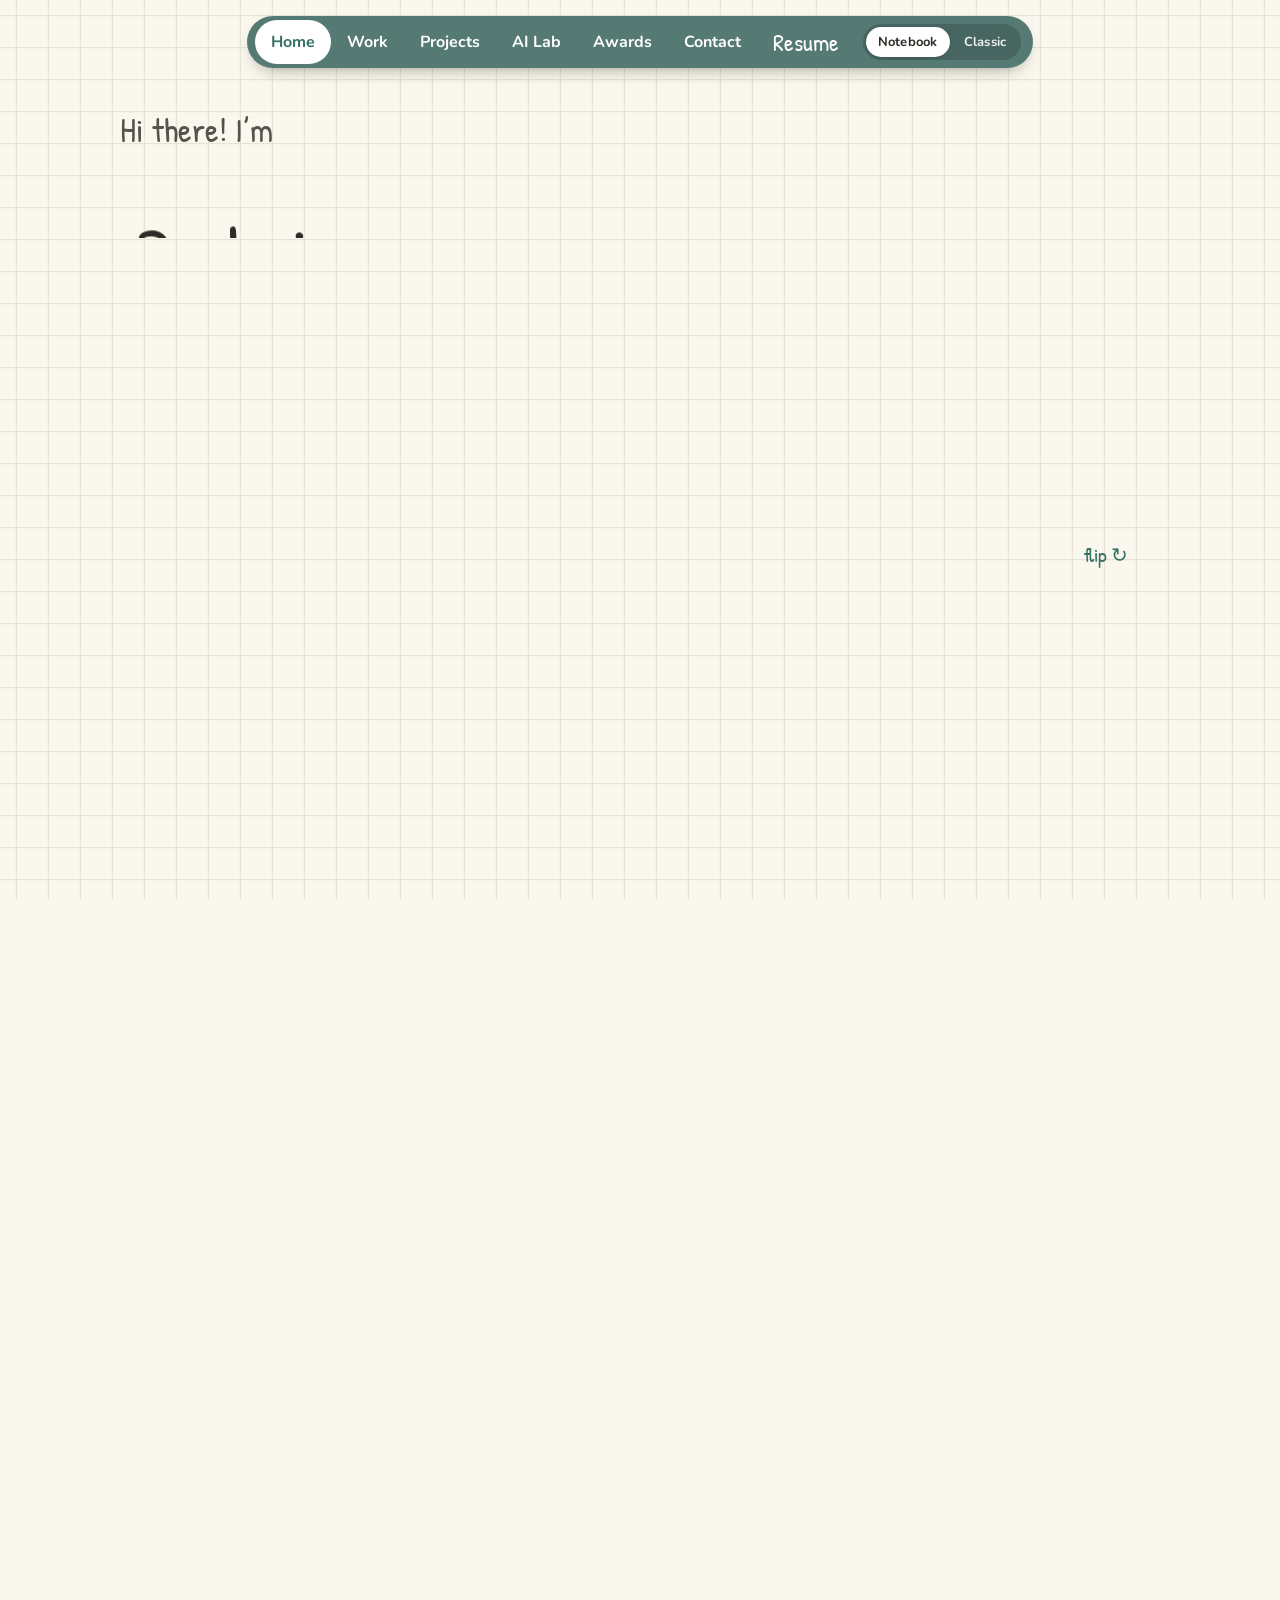
<file: v2/index.html>
<!doctype html><meta charset="utf-8"><title>Roshni Thakor - Full Stack Developer</title>
<meta name="robots" content="noindex"><meta http-equiv="refresh" content="0; url=/">
<link rel="canonical" href="https://roshnithakor07.github.io/">
<p>Moved: <a href="/">roshnithakor07.github.io</a> (switch between the notebook and classic designs in the menu).</p>
</file>
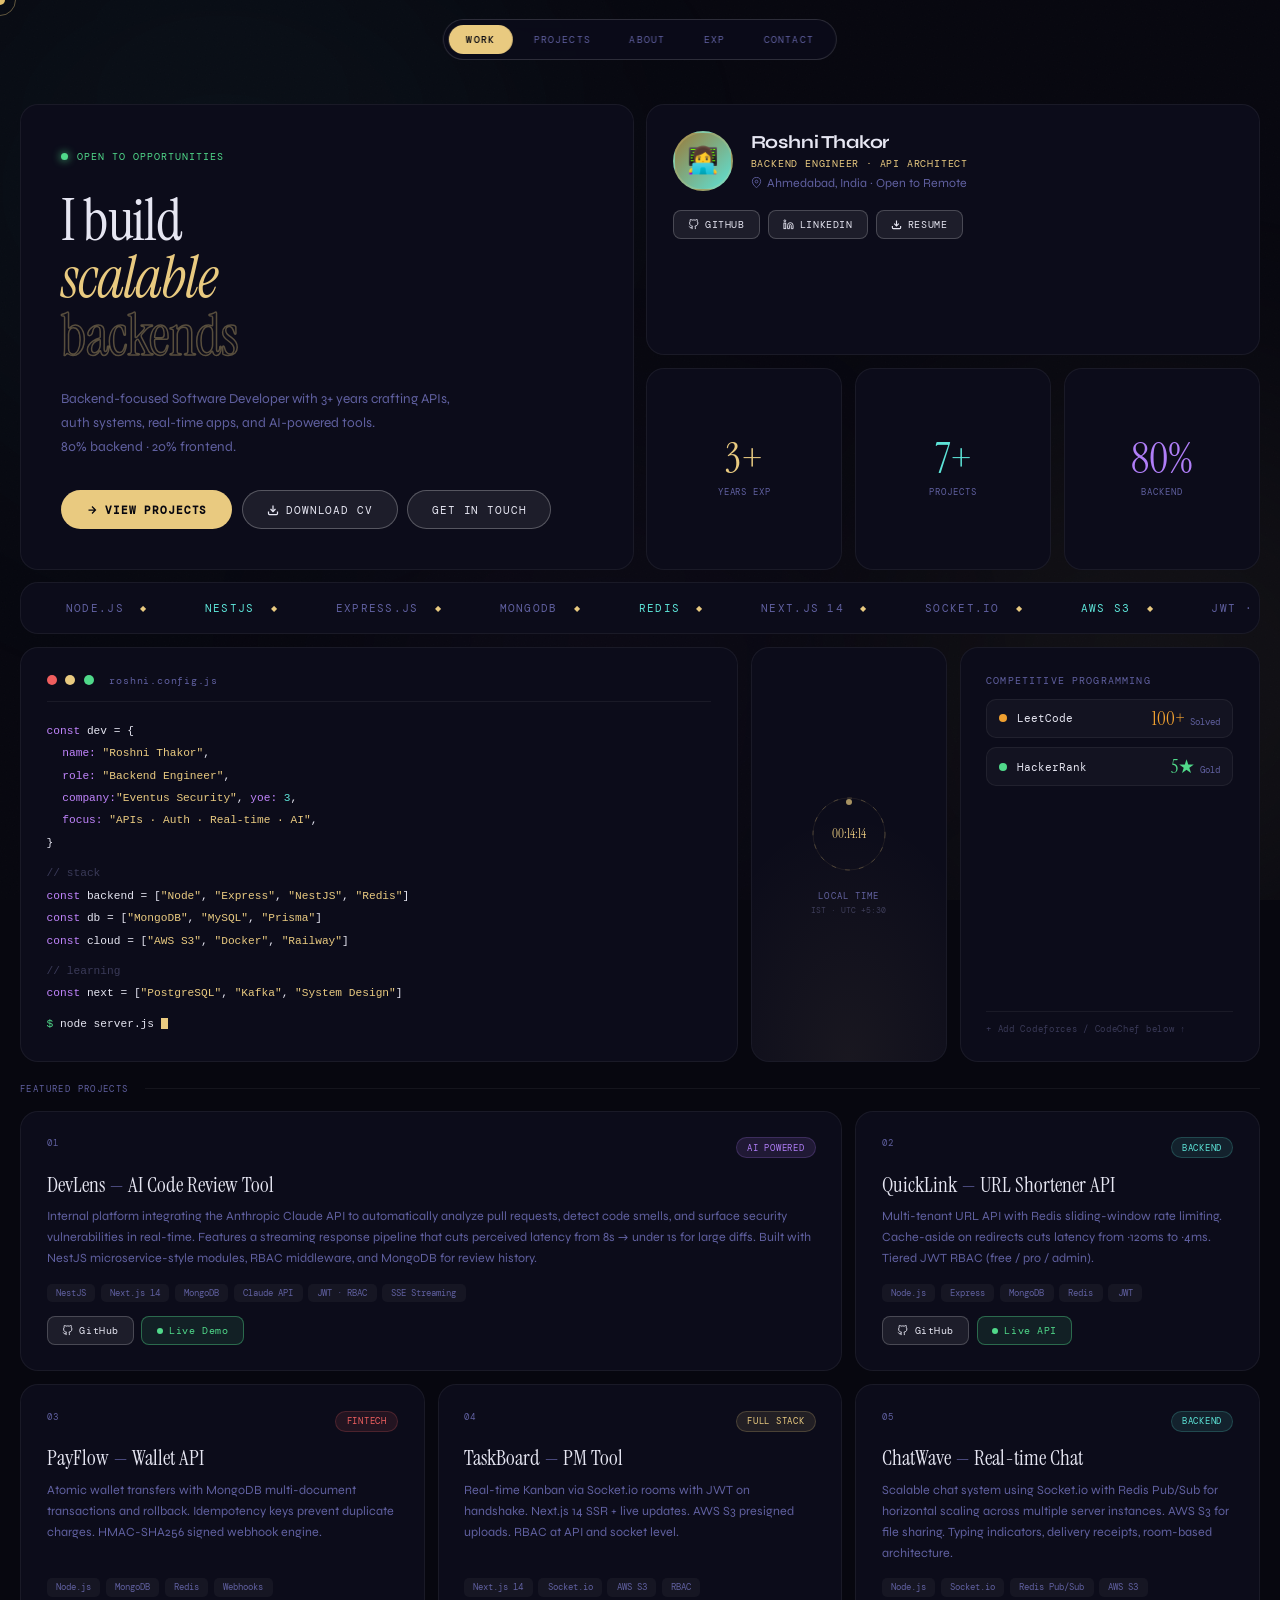
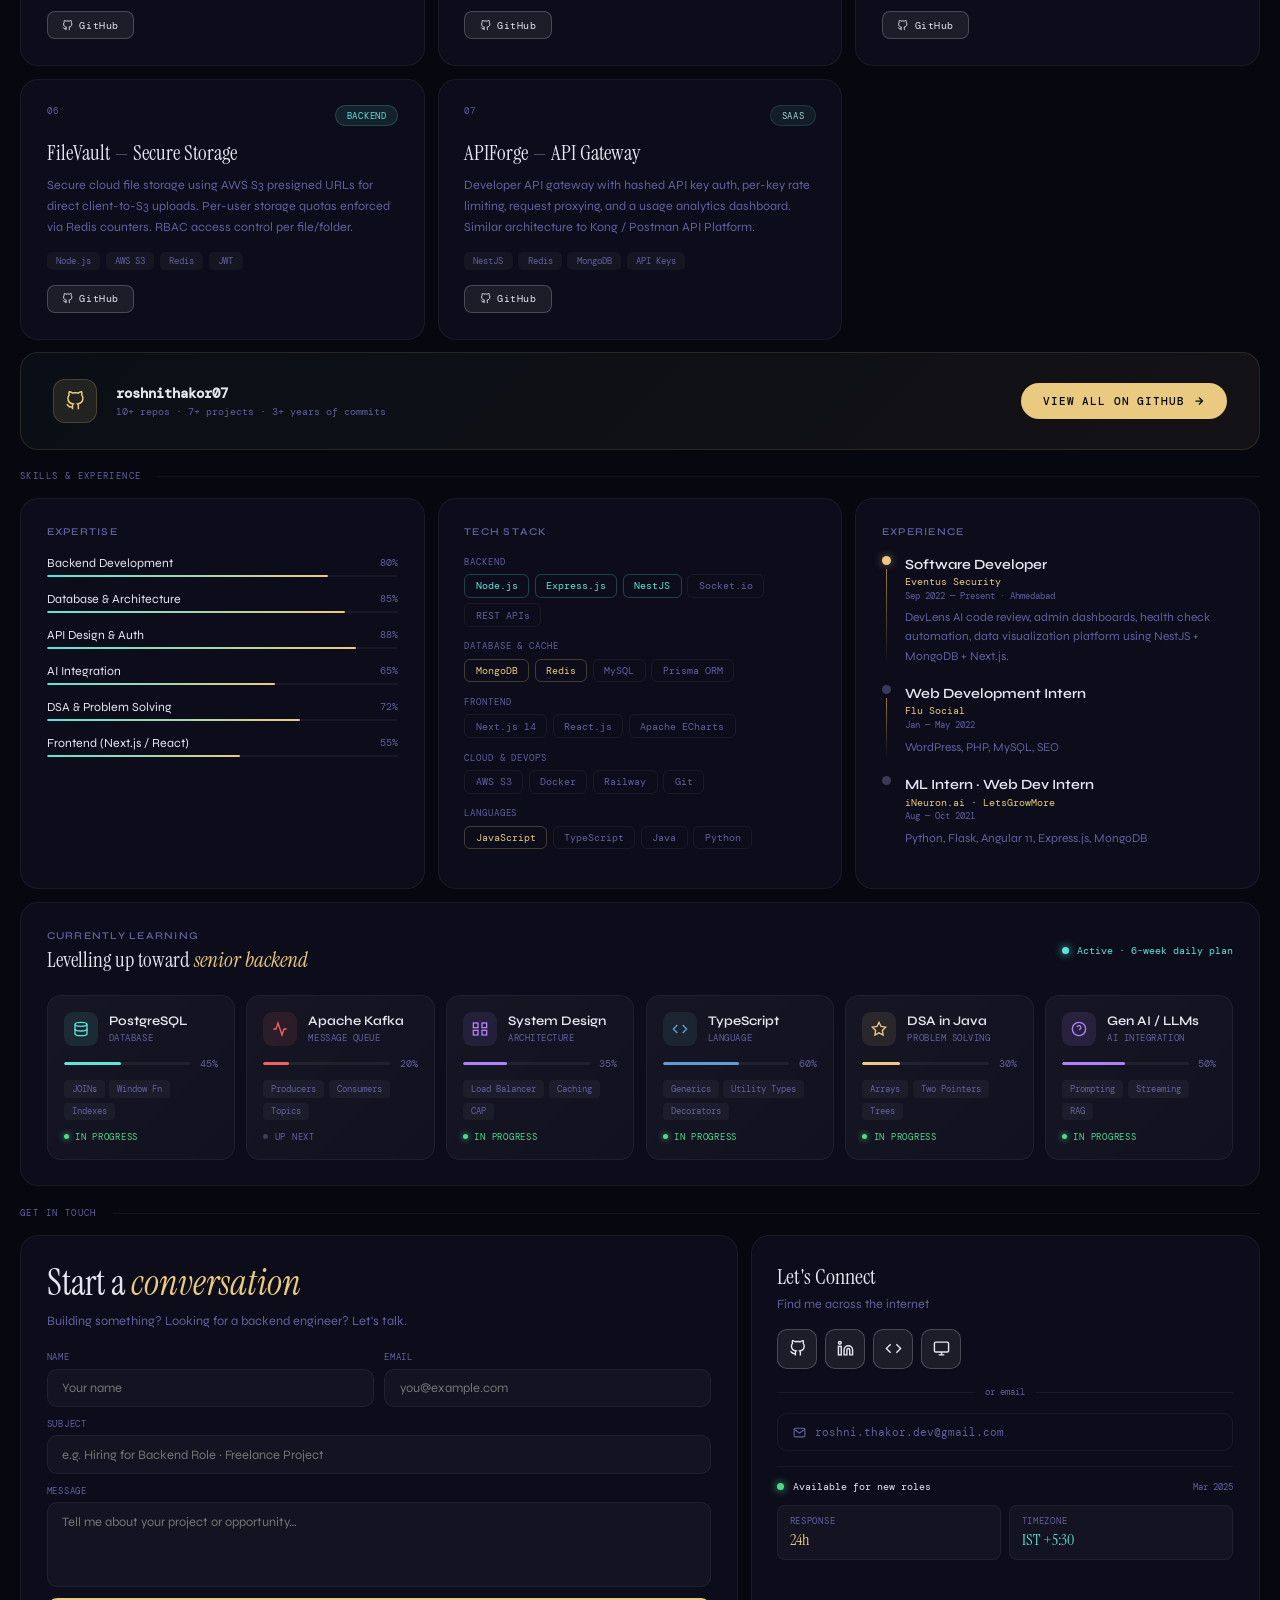
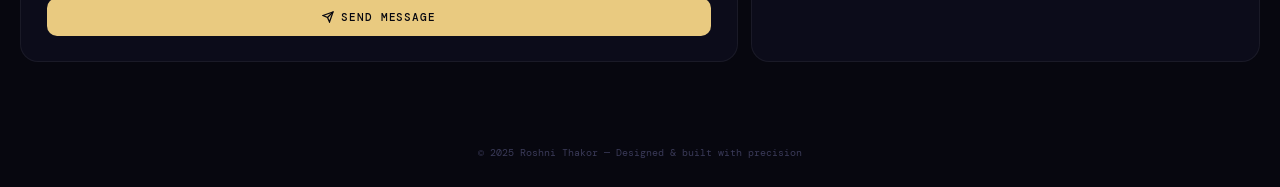
<file: index-origin.html>
<!DOCTYPE html>
<html lang="en">
<head>
  <meta charset="UTF-8">
  <meta name="viewport" content="width=device-width, initial-scale=1.0">
  <title>Roshni Thakor — Backend Engineer</title>
  <link rel="preconnect" href="https://fonts.googleapis.com">
  <link rel="preconnect" href="https://fonts.gstatic.com" crossorigin>
  <link href="https://fonts.googleapis.com/css2?family=Instrument+Serif:ital@0;1&family=DM+Mono:ital,wght@0,300;0,400;0,500;1,400&family=Syne:wght@400;500;600;700;800&display=swap" rel="stylesheet">
  <style>
    /* ═══════════════════════════════════════ TOKENS */
    :root {
      --bg:        #07070f;
      --bg-card:   #0c0c1a;
      --bg-raise:  #101022;
      --border:    rgba(255,255,255,0.06);
      --border-hi: rgba(255,255,255,0.14);

      --gold:      #e9ca80;
      --gold-dim:  #9a7a38;
      --gold-glow: rgba(233,202,128,0.15);
      --cyan:      #5de4d8;
      --cyan-glow: rgba(93,228,216,0.12);
      --red:       #f06060;
      --green:     #50d98a;
      --purple:    #b07ef8;
      --muted:     #3a3a58;
      --dim:       #6060a0;
      --text:      #e6e6f2;

      --serif: 'Instrument Serif', Georgia, serif;
      --sans:  'Syne', sans-serif;
      --mono:  'DM Mono', monospace;

      --gap: 0.8rem;
      --r:   18px;
    }

    /* ═══════════════════════════════════════ RESET */
    *, *::before, *::after { margin:0; padding:0; box-sizing:border-box; }
    html { scroll-behavior:smooth; }
    body {
      font-family: var(--sans);
      background: var(--bg);
      color: var(--text);
      overflow-x: hidden;
    }

    /* ═══════════════════════════════════════ CURSOR */
    * { cursor: none !important; }
    a, button, [role="button"], input, textarea, select, label { cursor: pointer !important; }
    input[type="text"], input[type="email"], textarea { cursor: text !important; }
    #cursor {
      position: fixed; z-index: 9999; pointer-events: none;
      width: 10px; height: 10px; border-radius: 50%;
      background: var(--gold);
      transform: translate(-50%,-50%);
      transition: transform 0.08s, width 0.2s, height 0.2s, opacity 0.2s;
      mix-blend-mode: difference;
    }
    #cursor-ring {
      position: fixed; z-index: 9998; pointer-events: none;
      width: 32px; height: 32px; border-radius: 50%;
      border: 1px solid rgba(233,202,128,0.4);
      transform: translate(-50%,-50%);
      transition: transform 0.18s cubic-bezier(.25,.46,.45,.94), width 0.3s, height 0.3s;
    }
    body:has(a:hover) #cursor,
    body:has(button:hover) #cursor { transform: translate(-50%,-50%) scale(2.5); }
    body:has(a:hover) #cursor-ring,
    body:has(button:hover) #cursor-ring { width:48px; height:48px; border-color:var(--gold-dim); }

    /* ═══════════════════════════════════════ NOISE + GLOW */
    body::after {
      content:''; position:fixed; inset:0; z-index:0; pointer-events:none;
      background-image:url("data:image/svg+xml,%3Csvg xmlns='http://www.w3.org/2000/svg' width='300' height='300'%3E%3Cfilter id='n'%3E%3CfeTurbulence type='fractalNoise' baseFrequency='0.75' numOctaves='4' stitchTiles='stitch'/%3E%3C/filter%3E%3Crect width='100%25' height='100%25' filter='url(%23n)' opacity='0.04'/%3E%3C/svg%3E");
      opacity:0.5;
    }
    .glow-layer { position:fixed; inset:0; z-index:0; pointer-events:none; overflow:hidden; }
    .glow-layer em {
      position:absolute; border-radius:50%; filter:blur(130px);
      animation: glowdrift 18s ease-in-out infinite;
    }
    .glow-layer em:nth-child(1){ width:650px;height:650px; background:rgba(93,228,216,0.04); top:-15%;left:-8%; }
    .glow-layer em:nth-child(2){ width:550px;height:550px; background:rgba(233,202,128,0.05); top:45%;right:-12%; animation-delay:-6s; }
    .glow-layer em:nth-child(3){ width:450px;height:450px; background:rgba(176,126,248,0.03); bottom:0;left:30%; animation-delay:-13s; }
    @keyframes glowdrift {
      0%,100%{ transform:translate(0,0)scale(1); }
      33%     { transform:translate(35px,-40px)scale(1.07); }
      66%     { transform:translate(-25px,30px)scale(0.94); }
    }

    /* ═══════════════════════════════════════ NAV */
    nav {
      position:fixed; top:1.2rem; left:50%;
      transform:translateX(-50%);
      z-index:200;
      display:flex; align-items:center; gap:0.2rem;
      background:rgba(12,12,26,0.9);
      backdrop-filter:blur(28px);
      border:1px solid var(--border-hi);
      border-radius:100px;
      padding:0.3rem;
    }
    nav a {
      font-family:var(--mono); font-size:0.62rem;
      letter-spacing:0.12em; text-transform:uppercase;
      color:var(--dim); text-decoration:none;
      padding:0.5rem 1.1rem; border-radius:100px;
      transition:color 0.2s, background 0.2s;
      white-space:nowrap;
    }
    nav a:hover { color:var(--text); }
    nav a.active { background:var(--gold); color:#07070f; font-weight:500; }

    /* Hamburger — mobile only */
    .nav-hamburger {
      display:none;
      position:fixed; top:1rem; right:1rem; z-index:300;
      width:40px; height:40px;
      background:rgba(12,12,26,0.92); border:1px solid var(--border-hi);
      border-radius:10px; flex-direction:column;
      align-items:center; justify-content:center; gap:5px;
      cursor:pointer !important;
    }
    .nav-hamburger span {
      display:block; width:18px; height:1.5px;
      background:var(--text); border-radius:2px;
      transition:all 0.3s;
    }
    .nav-hamburger.open span:nth-child(1) { transform:translateY(6.5px) rotate(45deg); }
    .nav-hamburger.open span:nth-child(2) { opacity:0; transform:scaleX(0); }
    .nav-hamburger.open span:nth-child(3) { transform:translateY(-6.5px) rotate(-45deg); }

    /* Mobile slide-down nav */
    .nav-mobile {
      display:none;
      position:fixed; top:0; left:0; right:0; z-index:250;
      background:rgba(7,7,15,0.97);
      backdrop-filter:blur(28px);
      border-bottom:1px solid var(--border-hi);
      padding:4.5rem 1.5rem 1.5rem;
      flex-direction:column; gap:0.3rem;
      transform:translateY(-100%);
      transition:transform 0.35s cubic-bezier(.4,0,.2,1);
    }
    .nav-mobile.open { transform:translateY(0); }
    .nav-mobile a {
      font-family:var(--mono); font-size:0.8rem;
      letter-spacing:0.12em; text-transform:uppercase;
      color:var(--dim); text-decoration:none;
      padding:0.9rem 1rem; border-radius:10px;
      border:1px solid transparent;
      transition:all 0.2s;
    }
    .nav-mobile a:hover { color:var(--text); background:rgba(255,255,255,0.04); }
    .nav-mobile a.active { color:var(--gold); border-color:rgba(233,202,128,0.2); background:rgba(233,202,128,0.06); }

    /* ═══════════════════════════════════════ LAYOUT */
    .wrap {
      position:relative; z-index:1;
      max-width:1360px; margin:0 auto;
      padding:6.5rem 1.25rem 3.5rem;
    }

    /* 12-column grid */
    .grid {
      display:grid;
      grid-template-columns:repeat(12,1fr);
      gap:var(--gap);
    }

    /* ═══════════════════════════════════════ CARD */
    .card {
      background:var(--bg-card);
      border:1px solid var(--border);
      border-radius:var(--r);
      padding:1.6rem;
      position:relative; overflow:hidden;
      transition:border-color 0.35s, background 0.35s, transform 0.35s;
    }
    .card::before {
      content:''; position:absolute;
      top:0; left:0; right:0; height:1px;
      background:linear-gradient(90deg,transparent,var(--gold),transparent);
      opacity:0; transition:opacity 0.4s;
    }
    .card:hover {
      border-color:var(--border-hi);
      background:var(--bg-raise);
      transform:translateY(-3px);
    }
    .card:hover::before { opacity:0.5; }

    /* ── col spans ─────────────────────── */
    .c1 { grid-column:span 1; }
    .c2 { grid-column:span 2; }
    .c3 { grid-column:span 3; }
    .c4 { grid-column:span 4; }
    .c5 { grid-column:span 5; }
    .c6 { grid-column:span 6; }
    .c7 { grid-column:span 7; }
    .c8 { grid-column:span 8; }
    .c9 { grid-column:span 9; }
    .c10{ grid-column:span 10;}
    .c12{ grid-column:span 12;}
    .r2 { grid-row:span 2; }

    /* ═══════════════════════════════════════ HERO  c6 r2 */
    .hero {
      padding:2.5rem;
      display:flex; flex-direction:column; justify-content:space-between;
      min-height:440px;
    }
    .hero-badge {
      display:inline-flex; align-items:center; gap:0.55rem;
      font-family:var(--mono); font-size:0.62rem;
      color:var(--green); letter-spacing:0.1em; text-transform:uppercase;
      margin-bottom:1.8rem;
    }
    .badge-dot {
      width:7px; height:7px; border-radius:50%;
      background:var(--green); box-shadow:0 0 8px var(--green);
      animation:pulse 2.4s ease-in-out infinite;
    }
    @keyframes pulse { 0%,100%{opacity:1}50%{opacity:0.25} }

    .hero-title {
      font-family:var(--serif);
      font-size:clamp(2.8rem,4.5vw,5.2rem);
      line-height:1.0; letter-spacing:-0.02em; font-weight:400;
    }
    .hero-title em   { font-style:italic; color:var(--gold); }
    .hero-title .out {
      -webkit-text-stroke:1.5px rgba(233,202,128,0.35);
      color:transparent; display:block;
    }

    .hero-sub {
      font-size:0.85rem; color:var(--dim);
      line-height:1.75; max-width:420px;
      margin-top:1.4rem;
    }
    .hero-btns { display:flex; gap:0.6rem; flex-wrap:wrap; margin-top:2rem; }

    .btn {
      display:inline-flex; align-items:center; gap:0.45rem;
      font-family:var(--mono); font-size:0.67rem;
      letter-spacing:0.08em; text-transform:uppercase;
      text-decoration:none; padding:0.7rem 1.5rem;
      border-radius:100px; border:1px solid transparent;
      transition:all 0.25s; font-weight:400;
    }
    .btn-primary { background:var(--gold); color:#07070f; font-weight:600; }
    .btn-primary:hover { background:#f5dca0; box-shadow:0 0 28px var(--gold-glow); transform:translateY(-1px); }
    .btn-ghost {
      border-color:rgba(255,255,255,0.25);
      color:var(--text);
      background:rgba(255,255,255,0.07);
    }
    .btn-ghost:hover { border-color:var(--gold); color:var(--gold); background:rgba(233,202,128,0.1); }

    /* ═══════════════════════════════════════ PROFILE  c6 */
    .profile {
      display:flex; flex-direction:column; gap:1.2rem;
    }
    .profile-row { display:flex; gap:1.1rem; align-items:flex-start; }
    .ava {
      flex-shrink:0; width:60px; height:60px; border-radius:50%;
      background:linear-gradient(135deg,var(--gold-dim),var(--cyan));
      display:flex; align-items:center; justify-content:center;
      font-size:1.6rem;
      border:2px solid rgba(233,202,128,0.2);
    }
    .profile-name { font-family:var(--sans); font-size:1.15rem; font-weight:700; letter-spacing:-0.01em; }
    .profile-role {
      font-family:var(--mono); font-size:0.62rem;
      color:var(--gold); letter-spacing:0.08em; text-transform:uppercase;
      margin-top:0.25rem;
    }
    .profile-loc {
      display:flex; align-items:center; gap:0.35rem;
      font-size:0.77rem; color:var(--dim); margin-top:0.4rem;
    }
    .profile-btns { display:flex; gap:0.5rem; flex-wrap:wrap; }
    .chip {
      display:inline-flex; align-items:center; gap:0.35rem;
      font-family:var(--mono); font-size:0.6rem;
      letter-spacing:0.06em; text-transform:uppercase;
      color:var(--text); text-decoration:none;
      padding:0.45rem 0.9rem;
      border:1px solid rgba(255,255,255,0.2); border-radius:8px;
      background:rgba(255,255,255,0.07);
      transition:all 0.2s;
    }
    .chip:hover { border-color:var(--gold); color:var(--gold); background:rgba(233,202,128,0.1); }

    /* ═══════════════════════════════════════ STAT  c2 */
    .stat { text-align:center; display:flex; flex-direction:column; align-items:center; justify-content:center; }
    .stat-n {
      font-family:var(--serif); font-size:2.6rem; line-height:1; font-weight:400;
    }
    .stat-n.g { color:var(--gold); }
    .stat-n.c { color:var(--cyan); }
    .stat-n.p { color:var(--purple); }
    .stat-l { font-family:var(--mono); font-size:0.58rem; color:var(--dim); letter-spacing:0.1em; text-transform:uppercase; margin-top:0.35rem; }

    /* ═══════════════════════════════════════ MARQUEE  c12 */
    .marquee-wrap { padding:0; overflow:hidden; display:flex; align-items:center; min-height:52px; }
    .marquee-track {
      display:flex; gap:0;
      animation:marquee 28s linear infinite;
      white-space:nowrap;
    }
    .marquee-wrap:hover .marquee-track { animation-play-state:paused; }
    @keyframes marquee { from{transform:translateX(0)}to{transform:translateX(-50%)} }
    .mi {
      display:inline-flex; align-items:center; gap:1rem;
      font-family:var(--mono); font-size:0.68rem;
      color:var(--dim); letter-spacing:0.12em; text-transform:uppercase;
      padding:0 1.8rem;
    }
    .mi .sep { color:var(--gold); font-size:0.5rem; }
    .mi.hi { color:var(--cyan); }

    /* ═══════════════════════════════════════ TERMINAL  c7 */
    .terminal { font-family:var(--mono); }
    .term-bar {
      display:flex; align-items:center; gap:0.55rem;
      margin-bottom:1.1rem; padding-bottom:0.9rem;
      border-bottom:1px solid var(--border);
    }
    .td { width:10px; height:10px; border-radius:50%; }
    .td.r{background:#f05e5e;} .td.y{background:var(--gold);} .td.g{background:var(--green);}
    .tfile { font-size:0.62rem; color:var(--dim); letter-spacing:0.08em; margin-left:0.4rem; }
    .tl { display:block; font-size:0.7rem; line-height:2.0; }
    .kw  { color:#c084fc; }
    .str { color:var(--gold); }
    .num { color:var(--cyan); }
    .cmt { color:var(--muted); }
    .i1  { padding-left:1.4em; }
    .i2  { padding-left:2.8em; }
    .prompt { color:var(--green); }
    .caret { display:inline-block; width:7px; height:1em; background:var(--gold); vertical-align:middle; animation:blink 1.1s step-end infinite; }
    @keyframes blink { 0%,100%{opacity:1}50%{opacity:0} }

    /* ═══════════════════════════════════════ SECTION DIVIDER */
    .divider-row {
      grid-column:span 12;
      display:flex; align-items:center; gap:1rem;
      padding:0.5rem 0 0.2rem;
    }
    .divider-row span {
      font-family:var(--mono); font-size:0.58rem;
      color:var(--dim); letter-spacing:0.15em; text-transform:uppercase;
      white-space:nowrap;
    }
    .divider-row::after { content:''; flex:1; height:1px; background:var(--border); }

    /* ═══════════════════════════════════════ PROJECT CARDS */
    .proj { display:flex; flex-direction:column; }
    .proj-top { display:flex; justify-content:space-between; align-items:flex-start; margin-bottom:0.9rem; }
    .proj-num { font-family:var(--mono); font-size:0.58rem; color:var(--dim); letter-spacing:0.1em; }
    .badge {
      font-family:var(--mono); font-size:0.56rem;
      padding:0.22rem 0.65rem; border-radius:100px;
      letter-spacing:0.08em; text-transform:uppercase;
    }
    .b-ai     { background:rgba(176,126,248,0.12); color:var(--purple); border:1px solid rgba(176,126,248,0.2); }
    .b-back   { background:rgba(93,228,216,0.10);  color:var(--cyan);   border:1px solid rgba(93,228,216,0.2); }
    .b-fin    { background:rgba(240,96,96,0.10);   color:var(--red);    border:1px solid rgba(240,96,96,0.2); }
    .b-full   { background:rgba(233,202,128,0.10); color:var(--gold);   border:1px solid rgba(233,202,128,0.2); }
    .b-saas   { background:rgba(93,228,216,0.08);  color:#a0d4cf;       border:1px solid rgba(93,228,216,0.15); }

    .proj-title {
      font-family:var(--serif); font-size:1.3rem;
      font-weight:400; line-height:1.2; margin-bottom:0.55rem;
    }
    .proj-title span { color:var(--dim); }
    .proj-desc { font-size:0.78rem; color:var(--dim); line-height:1.68; flex:1; }
    .proj-pills { display:flex; flex-wrap:wrap; gap:0.35rem; margin:0.9rem 0; }
    .pill {
      font-family:var(--mono); font-size:0.59rem;
      padding:0.2rem 0.58rem;
      background:rgba(255,255,255,0.04); border-radius:5px; color:var(--dim);
    }
    .plink {
      display:inline-flex; align-items:center; gap:0.4rem;
      font-family:var(--mono); font-size:0.6rem;
      letter-spacing:0.06em; text-decoration:none;
      color:var(--text); border:1px solid rgba(255,255,255,0.2);
      background:rgba(255,255,255,0.07);
      padding:0.42rem 0.9rem; border-radius:8px;
      transition:all 0.2s;
    }
    .plink:hover { border-color:var(--gold); color:var(--gold); background:rgba(233,202,128,0.1); }
    .plink.live {
      color:var(--green); border-color:rgba(80,217,138,0.4);
      background:rgba(80,217,138,0.1);
    }
    .plink.live:hover { border-color:var(--green); background:rgba(80,217,138,0.18); }

    /* ═══════════════════════════════════════ SKILLS  c4 */
    .skills-title, .tech-title, .exp-title {
      font-family:var(--sans); font-size:0.65rem; font-weight:600;
      letter-spacing:0.12em; text-transform:uppercase;
      color:var(--dim); margin-bottom:1.1rem;
    }
    .skill-row { margin-bottom:0.9rem; }
    .skill-top { display:flex; justify-content:space-between; font-size:0.77rem; margin-bottom:0.35rem; }
    .skill-pct { font-family:var(--mono); font-size:0.62rem; color:var(--dim); }
    .skill-bar { height:2px; background:rgba(255,255,255,0.05); border-radius:2px; overflow:hidden; }
    .skill-fill {
      height:100%; border-radius:2px;
      background:linear-gradient(90deg,var(--cyan),var(--gold));
      width:0; transition:width 1.4s cubic-bezier(.4,0,.2,1);
    }

    /* ═══════════════════════════════════════ TECH STACK  c4 */
    .tg { margin-bottom:0.85rem; }
    .tg-label { font-family:var(--mono); font-size:0.57rem; color:var(--dim); letter-spacing:0.1em; text-transform:uppercase; margin-bottom:0.4rem; }
    .tags { display:flex; flex-wrap:wrap; gap:0.35rem; }
    .tag {
      font-family:var(--mono); font-size:0.62rem;
      padding:0.27rem 0.65rem;
      border:1px solid var(--border); border-radius:6px; color:var(--dim);
      transition:all 0.2s;
    }
    .tag:hover { border-color:var(--border-hi); color:var(--text); }
    .tag.g { border-color:rgba(233,202,128,0.25); color:var(--gold); }
    .tag.c { border-color:rgba(93,228,216,0.25);  color:var(--cyan); }

    /* ═══════════════════════════════════════ EXPERIENCE  c4 */
    .exp-item { display:flex; gap:0.9rem; margin-bottom:1.2rem; }
    .exp-item:last-child { margin-bottom:0; }
    .exp-spine { display:flex; flex-direction:column; align-items:center; gap:4px; flex-shrink:0; }
    .exp-dot { width:9px; height:9px; border-radius:50%; background:var(--gold); box-shadow:0 0 8px rgba(233,202,128,0.5); flex-shrink:0; }
    .exp-dot.dim { background:var(--muted); box-shadow:none; }
    .exp-vl { width:1px; flex:1; background:linear-gradient(var(--gold-dim),transparent); min-height:24px; }
    .exp-role { font-size:0.88rem; font-weight:600; }
    .exp-co { font-family:var(--mono); font-size:0.65rem; color:var(--gold); margin-top:0.15rem; }
    .exp-date { font-family:var(--mono); font-size:0.58rem; color:var(--dim); margin-top:0.12rem; }
    .exp-desc { font-size:0.75rem; color:var(--dim); line-height:1.6; margin-top:0.4rem; }

    /* ═══════════════════════════════════════ CP ENTRIES */
    .cp-entry {
      display:flex; align-items:center; justify-content:space-between;
      text-decoration:none;
      padding:0.55rem 0.75rem;
      background:rgba(255,255,255,0.03);
      border:1px solid var(--border); border-radius:10px;
      transition:all 0.2s;
    }
    .cp-entry:hover { border-color:var(--border-hi); background:var(--bg-raise); }
    .cp-entry-left { display:flex; align-items:center; gap:0.6rem; }
    .cp-dot { width:8px;height:8px;border-radius:50%;flex-shrink:0; }
    .cp-platform { font-family:var(--mono); font-size:0.68rem; color:var(--text); }
    .cp-entry-right { display:flex; align-items:baseline; gap:0.35rem; }
    .cp-val { font-family:var(--serif); font-size:1.2rem; line-height:1; }
    .cp-sub { font-family:var(--mono); font-size:0.55rem; color:var(--dim); }

    /* ═══════════════════════════════════════ CLOCK / MINI CARDS */
    .clock-card {
      text-align:center;
      display:flex; flex-direction:column;
      align-items:center; justify-content:center;
      gap:0.2rem;
      background:var(--bg-card);
      position:relative; overflow:hidden;
    }
    .clock-card::after {
      content:'';
      position:absolute; inset:0;
      background:radial-gradient(ellipse 80% 60% at 50% 100%, rgba(233,202,128,0.06), transparent);
      pointer-events:none;
    }
    .clock-ring {
      position:relative; width:80px; height:80px;
      margin-bottom:0.8rem;
    }
    .clock-ring svg { position:absolute; top:0; left:0; animation:spin 60s linear infinite; }
    @keyframes spin { to{transform:rotate(360deg);} }
    .clock-time {
      font-family:var(--serif); font-size:1.5rem;
      color:var(--gold); line-height:1;
      position:absolute; top:50%; left:50%;
      transform:translate(-50%,-50%);
      white-space:nowrap; font-size:0.82rem;
    }
    .clock-label { font-family:var(--mono); font-size:0.56rem; color:var(--dim); letter-spacing:0.12em; text-transform:uppercase; }
    .clock-sub { font-family:var(--mono); font-size:0.5rem; color:var(--muted); }
    .clock-big { font-family:var(--serif); font-size:1.6rem; color:var(--gold); line-height:1; }

    .mini-stat { text-align:center; display:flex; flex-direction:column; align-items:center; justify-content:center; }
    .mini-ico { font-size:1.4rem; margin-bottom:0.3rem; }
    .mini-label { font-family:var(--mono); font-size:0.56rem; color:var(--dim); text-transform:uppercase; letter-spacing:0.08em; margin-bottom:0.2rem; }
    .mini-val { font-family:var(--serif); font-size:1.6rem; color:var(--cyan); line-height:1; }
    .mini-sub { font-family:var(--mono); font-size:0.52rem; color:var(--dim); margin-top:0.15rem; }

    /* ═══════════════════════════════════════ CONTACT  c7 */
    .contact-head { font-family:var(--serif); font-size:clamp(1.7rem,2.8vw,2.5rem); font-weight:400; line-height:1.2; margin-bottom:0.5rem; }
    .contact-head em { color:var(--gold); font-style:italic; }
    .contact-sub { font-size:0.8rem; color:var(--dim); margin-bottom:1.4rem; }
    .form-2col { display:grid; grid-template-columns:1fr 1fr; gap:0.65rem; margin-bottom:0.65rem; }
    .fg { display:flex; flex-direction:column; gap:0.35rem; }
    .fl { font-family:var(--mono); font-size:0.58rem; color:var(--dim); letter-spacing:0.08em; text-transform:uppercase; }
    .fi, .fta {
      background:rgba(255,255,255,0.03);
      border:1px solid var(--border); border-radius:10px;
      padding:0.65rem 0.9rem; color:var(--text);
      font-family:var(--sans); font-size:0.8rem;
      transition:border-color 0.2s; outline:none;
    }
    .fi:focus, .fta:focus { border-color:var(--gold-dim); }
    .fta { resize:none; height:85px; }
    .form-btn {
      margin-top:0.65rem; width:100%;
      display:flex; align-items:center; justify-content:center; gap:0.45rem;
      font-family:var(--mono); font-size:0.67rem;
      letter-spacing:0.08em; text-transform:uppercase;
      padding:0.75rem 1.5rem; border-radius:10px;
      background:var(--gold); color:#07070f;
      border:none; font-weight:500;
      transition:all 0.25s;
    }
    .form-btn:hover { background:#f5dca0; box-shadow:0 0 28px var(--gold-glow); }

    /* ═══════════════════════════════════════ CONNECT  c5 */
    .connect-h { font-family:var(--serif); font-size:1.4rem; font-weight:400; margin-bottom:0.35rem; }
    .connect-p { font-size:0.78rem; color:var(--dim); margin-bottom:1.1rem; }
    .social-row { display:flex; gap:0.5rem; margin-bottom:1.1rem; flex-wrap:wrap; }
    .proj-links { display:flex; gap:0.45rem; margin-top:auto; flex-wrap:wrap; }
    .soc {
      display:flex; align-items:center; justify-content:center;
      width:40px; height:40px;
      border:1px solid rgba(255,255,255,0.2); border-radius:10px;
      color:var(--text); text-decoration:none;
      background:rgba(255,255,255,0.07);
      transition:all 0.2s;
    }
    .soc:hover { border-color:var(--gold); color:var(--gold); background:rgba(233,202,128,0.1); }
    .sep-line { display:flex; align-items:center; gap:0.65rem; margin-bottom:0.9rem; }
    .sep-line::before,.sep-line::after { content:''; flex:1; height:1px; background:var(--border); }
    .sep-line span { font-family:var(--mono); font-size:0.58rem; color:var(--dim); }
    .email-row {
      display:flex; align-items:center; gap:0.55rem;
      font-family:var(--mono); font-size:0.68rem; color:var(--dim);
      text-decoration:none; border:1px solid var(--border);
      padding:0.7rem 0.9rem; border-radius:10px;
      transition:all 0.2s; word-break:break-all;
    }
    .email-row:hover { border-color:var(--gold-dim); color:var(--gold); }

    /* ═══════════════════════════════════════ MINI PROJECT CARDS */
    .mini-proj-grid {
      display:grid; grid-template-columns:repeat(3,1fr); gap:0.7rem;
    }
    .mini-proj-card {
      background:rgba(255,255,255,0.025);
      border:1px solid var(--border); border-radius:14px;
      padding:1rem 1.1rem;
      display:flex; flex-direction:column; gap:0.5rem;
      transition:border-color 0.25s, background 0.25s, transform 0.25s;
      text-decoration:none;
    }
    .mini-proj-card:hover { border-color:var(--border-hi); background:rgba(255,255,255,0.04); transform:translateY(-2px); }
    .mini-proj-ico { font-size:1.2rem; }
    .mini-proj-name { font-size:0.82rem; font-weight:600; color:var(--text); }
    .mini-proj-desc { font-family:var(--mono); font-size:0.6rem; color:var(--dim); line-height:1.55; }
    .mini-proj-tags { display:flex; flex-wrap:wrap; gap:0.3rem; margin-top:0.2rem; }
    .mini-proj-tag {
      font-family:var(--mono); font-size:0.54rem;
      padding:0.14rem 0.45rem;
      background:rgba(255,255,255,0.04); border-radius:4px; color:var(--dim);
    }
    @media(max-width:767px){ .mini-proj-grid { grid-template-columns:1fr; } }
    @media(max-width:1100px){ .mini-proj-grid { grid-template-columns:repeat(2,1fr); } }

    /* ═══════════════════════════════════════ GITHUB CTA */
    .gh-cta {
      grid-column:span 12;
      background:linear-gradient(135deg, rgba(93,228,216,0.04) 0%, rgba(233,202,128,0.06) 100%);
      border:1px solid rgba(233,202,128,0.12);
      border-radius:var(--r);
      padding:1.6rem 2rem;
      display:flex; align-items:center; justify-content:space-between; gap:1.5rem;
      flex-wrap:wrap;
    }
    .gh-cta-left { display:flex; align-items:center; gap:1.2rem; }
    .gh-cta-icon {
      width:44px; height:44px; border-radius:12px;
      background:rgba(233,202,128,0.1); border:1px solid rgba(233,202,128,0.2);
      display:flex; align-items:center; justify-content:center; flex-shrink:0;
      color:var(--gold);
    }
    .gh-cta-username { font-family:var(--mono); font-size:0.88rem; color:var(--text); font-weight:600; }
    .gh-cta-stats { font-family:var(--mono); font-size:0.62rem; color:var(--dim); margin-top:0.2rem; }
    .gh-cta-btn {
      display:inline-flex; align-items:center; gap:0.5rem;
      font-family:var(--mono); font-size:0.67rem;
      letter-spacing:0.08em; text-transform:uppercase;
      text-decoration:none; padding:0.7rem 1.4rem;
      border-radius:100px;
      background:var(--gold); color:#07070f;
      border:none; font-weight:500;
      transition:all 0.25s; flex-shrink:0;
    }
    .gh-cta-btn:hover { background:#f5dca0; box-shadow:0 0 24px var(--gold-glow); }

    /* ═══════════════════════════════════════ FOOTER */
    footer {
      position:relative; z-index:1;
      text-align:center; padding:1.75rem;
      font-family:var(--mono); font-size:0.6rem; color:var(--muted);
    }

    /* ═══════════════════════════════════════ CURRENTLY LEARNING */
    .learn-grid {
      display:grid;
      grid-template-columns:repeat(6,1fr);
      gap:0.7rem;
    }
    .learn-card {
      background:rgba(255,255,255,0.025);
      border:1px solid var(--border);
      border-radius:14px; padding:1rem;
      display:flex; flex-direction:column; gap:0.65rem;
      transition:border-color 0.25s, background 0.25s, transform 0.25s;
      position:relative; overflow:hidden;
    }
    .learn-card::before {
      content:''; position:absolute; inset:0; border-radius:14px;
      background:linear-gradient(135deg,rgba(255,255,255,0.02),transparent);
      pointer-events:none;
    }
    .learn-card:hover { border-color:var(--border-hi); background:rgba(255,255,255,0.04); transform:translateY(-2px); }
    .learn-top { display:flex; align-items:center; gap:0.7rem; }
    .learn-icon {
      width:34px; height:34px; border-radius:9px;
      display:flex; align-items:center; justify-content:center;
      flex-shrink:0;
    }
    .learn-name { font-size:0.82rem; font-weight:600; line-height:1.2; }
    .learn-cat { font-family:var(--mono); font-size:0.56rem; color:var(--dim); letter-spacing:0.06em; text-transform:uppercase; margin-top:0.15rem; }
    .learn-bar-wrap { display:flex; align-items:center; gap:0.6rem; }
    .learn-bar { flex:1; height:3px; background:rgba(255,255,255,0.06); border-radius:2px; overflow:hidden; }
    .learn-fill { height:100%; border-radius:2px; width:0; transition:width 1.6s cubic-bezier(.4,0,.2,1); }
    .learn-pct { font-family:var(--mono); font-size:0.6rem; color:var(--dim); white-space:nowrap; }
    .learn-tags { display:flex; flex-wrap:wrap; gap:0.3rem; }
    .learn-tag {
      font-family:var(--mono); font-size:0.55rem;
      padding:0.18rem 0.5rem;
      background:rgba(255,255,255,0.04); border-radius:4px; color:var(--dim);
    }
    .learn-status {
      font-family:var(--mono); font-size:0.58rem;
      letter-spacing:0.08em; text-transform:uppercase;
      display:inline-flex; align-items:center; gap:0.4rem;
      margin-top:auto;
    }
    .learn-status::before { content:''; width:5px; height:5px; border-radius:50%; flex-shrink:0; }
    .active-status { color:var(--green); }
    .active-status::before { background:var(--green); box-shadow:0 0 6px var(--green); animation:pulse 2s ease-in-out infinite; }
    .upcoming-status { color:var(--dim); }
    .upcoming-status::before { background:var(--muted); }

    @media(max-width:1100px){ .learn-grid { grid-template-columns:repeat(3,1fr); } }
    @media(max-width:767px)  { .learn-grid { grid-template-columns:1fr; } }
    @media(max-width:767px)  {
      .learn-card { flex-direction:row; align-items:center; flex-wrap:wrap; gap:0.5rem; padding:0.9rem; }
      .learn-card .learn-top { flex:0 0 auto; min-width:160px; }
      .learn-card .learn-bar-wrap { flex:1; min-width:120px; }
      .learn-card .learn-tags { flex:0 0 100%; }
      .learn-card .learn-status { flex:0 0 auto; margin-top:0; }
      .learn-name { font-size:0.88rem; white-space:nowrap; }
      .learn-cat { white-space:nowrap; }
    }

    /* ═══════════════════════════════════════ REVEAL ANIMATION */
    .card {
      opacity:0; transform:translateY(16px);
      animation:revl 0.55s cubic-bezier(.4,0,.2,1) forwards paused;
    }
    .card.vis { animation-play-state:running; }
    @keyframes revl { to{opacity:1;transform:translateY(0);} }

    /* ═══════════════════════════════════════ RESPONSIVE */
    @media(max-width:1100px){
      .grid { grid-template-columns:repeat(6,1fr); }
      .c1,.c2,.c3,.c4,.c5,.c6,.c7,.c8,.c9,.c10,.c12 { grid-column:span 6; }
      .r2 { grid-row:span 1; }
      .divider-row { grid-column:span 6; }
      .t3  { grid-column:span 3; }
      .t2  { grid-column:span 2; }
      .t4  { grid-column:span 4; }
      .hero { min-height:340px; }
      .hero-title { font-size:2.8rem; }
      .gh-cta { grid-column:span 6; }
    }

    @media(max-width:767px){
      :root { --gap:0.65rem; }
      .wrap { padding:5rem 1rem 2.5rem; }
      .grid { grid-template-columns:1fr; }
      .c1,.c2,.c3,.c4,.c5,.c6,.c7,.c8,.c9,.c10,.c12,
      .t3,.t2,.t4 { grid-column:span 1; }
      .divider-row { grid-column:span 1; }
      .r2 { grid-row:span 1; }
      nav#nav { display:none; }
      .nav-hamburger { display:flex; }
      .nav-mobile { display:flex; }
      .hero { min-height:auto; padding:1.8rem; }
      .hero-title { font-size:2.2rem; }
      .hero-btns { flex-direction:column; }
      .form-2col { grid-template-columns:1fr; }
      .clock-ring { width:64px; height:64px; }
      .clock-ring svg { width:64px; height:64px; }
      #cursor, #cursor-ring { display:none; }
      * { cursor:auto !important; }
      .nav-hamburger { cursor:pointer !important; }
      .gh-cta { grid-column:span 1; flex-direction:column; align-items:flex-start; }
    }
  </style>
</head>
<body>

  <div id="cursor"></div>
  <div id="cursor-ring"></div>
  <div class="glow-layer"><em></em><em></em><em></em></div>

  <nav id="nav">
    <a href="#top" class="active">Work</a>
    <a href="#projects">Projects</a>
    <a href="#about">About</a>
    <a href="#experience">Exp</a>
    <a href="#contact">Contact</a>
  </nav>

  <button class="nav-hamburger" id="hamburger" aria-label="Menu">
    <span></span><span></span><span></span>
  </button>

  <div class="nav-mobile" id="nav-mobile">
    <a href="#top">Work</a>
    <a href="#projects">Projects</a>
    <a href="#about">About</a>
    <a href="#experience">Experience</a>
    <a href="#contact">Contact</a>
  </div>

  <main class="wrap" id="top">
    <div class="grid">

      <!-- HERO c6 r2 -->
      <div class="card hero c6 r2" style="--d:.05s">
        <div>
          <div class="hero-badge"><span class="badge-dot"></span>Open to opportunities</div>
          <h1 class="hero-title">
            I build<br>
            <em>scalable</em><br>
            <span class="out">backends</span>
          </h1>
          <p class="hero-sub">
            Backend-focused Software Developer with 3+ years crafting APIs,
            auth systems, real-time apps, and AI-powered tools.<br>
            80% backend · 20% frontend.
          </p>
        </div>
        <div class="hero-btns">
          <a href="#projects" class="btn btn-primary">
            <svg width="12" height="12" fill="none" stroke="currentColor" stroke-width="2.5" viewBox="0 0 24 24"><path d="M5 12h14M12 5l7 7-7 7"/></svg>
            View Projects
          </a>
          <a href="resume.pdf" download class="btn btn-ghost">
            <svg width="12" height="12" fill="none" stroke="currentColor" stroke-width="2.5" viewBox="0 0 24 24"><path d="M21 15v4a2 2 0 0 1-2 2H5a2 2 0 0 1-2-2v-4"/><polyline points="7 10 12 15 17 10"/><line x1="12" y1="15" x2="12" y2="3"/></svg>
            Download CV
          </a>
          <a href="#contact" class="btn btn-ghost">Get in touch</a>
        </div>
      </div>

      <!-- PROFILE c6 -->
      <div class="card profile c6" style="--d:.1s">
        <div class="profile-row">
          <div class="ava">👩‍💻</div>
          <div>
            <div class="profile-name">Roshni Thakor</div>
            <div class="profile-role">Backend Engineer · API Architect</div>
            <div class="profile-loc">
              <svg width="11" height="11" fill="none" stroke="currentColor" stroke-width="2" viewBox="0 0 24 24"><path d="M21 10c0 7-9 13-9 13s-9-6-9-13a9 9 0 0 1 18 0z"/><circle cx="12" cy="10" r="3"/></svg>
              Ahmedabad, India · Open to Remote
            </div>
          </div>
        </div>
        <div class="profile-btns">
          <a href="https://github.com/roshnithakor07" target="_blank" class="chip">
            <svg width="11" height="11" fill="none" stroke="currentColor" stroke-width="2" viewBox="0 0 24 24"><path d="M9 19c-5 1.5-5-2.5-7-3m14 6v-3.87a3.37 3.37 0 0 0-.94-2.61c3.14-.35 6.44-1.54 6.44-7A5.44 5.44 0 0 0 20 4.77 5.07 5.07 0 0 0 19.91 1S18.73.65 16 2.48a13.38 13.38 0 0 0-7 0C6.27.65 5.09 1 5.09 1A5.07 5.07 0 0 0 5 4.77a5.44 5.44 0 0 0-1.5 3.78c0 5.42 3.3 6.61 6.44 7A3.37 3.37 0 0 0 9 18.13V22"/></svg>
            GitHub
          </a>
          <a href="https://linkedin.com/in/roshnithakor07" target="_blank" class="chip">
            <svg width="11" height="11" fill="none" stroke="currentColor" stroke-width="2" viewBox="0 0 24 24"><path d="M16 8a6 6 0 0 1 6 6v7h-4v-7a2 2 0 0 0-2-2 2 2 0 0 0-2 2v7h-4v-7a6 6 0 0 1 6-6z"/><rect x="2" y="9" width="4" height="12"/><circle cx="4" cy="4" r="2"/></svg>
            LinkedIn
          </a>
          <a href="resume.pdf" download class="chip">
            <svg width="11" height="11" fill="none" stroke="currentColor" stroke-width="2.5" viewBox="0 0 24 24"><path d="M21 15v4a2 2 0 0 1-2 2H5a2 2 0 0 1-2-2v-4"/><polyline points="7 10 12 15 17 10"/><line x1="12" y1="15" x2="12" y2="3"/></svg>
            Resume
          </a>
        </div>
      </div>

      <!-- STATS — 7+ Projects (changed from 5+) -->
      <div class="card stat c2 t2" style="--d:.13s">
        <span class="stat-n g">3+</span>
        <span class="stat-l">Years Exp</span>
      </div>
      <div class="card stat c2 t2" style="--d:.16s">
        <span class="stat-n c">7+</span>
        <span class="stat-l">Projects</span>
      </div>
      <div class="card stat c2 t2" style="--d:.19s">
        <span class="stat-n p">80%</span>
        <span class="stat-l">Backend</span>
      </div>

      <!-- MARQUEE c12 -->
      <div class="card marquee-wrap c12" style="--d:.22s; padding:0 1rem;">
        <div class="marquee-track">
          <span class="mi">Node.js <span class="sep">◆</span></span>
          <span class="mi hi">NestJS <span class="sep">◆</span></span>
          <span class="mi">Express.js <span class="sep">◆</span></span>
          <span class="mi">MongoDB <span class="sep">◆</span></span>
          <span class="mi hi">Redis <span class="sep">◆</span></span>
          <span class="mi">Next.js 14 <span class="sep">◆</span></span>
          <span class="mi">Socket.io <span class="sep">◆</span></span>
          <span class="mi hi">AWS S3 <span class="sep">◆</span></span>
          <span class="mi">JWT · RBAC <span class="sep">◆</span></span>
          <span class="mi hi">Claude API <span class="sep">◆</span></span>
          <span class="mi">Docker <span class="sep">◆</span></span>
          <span class="mi">TypeScript <span class="sep">◆</span></span>
          <span class="mi">Node.js <span class="sep">◆</span></span>
          <span class="mi hi">NestJS <span class="sep">◆</span></span>
          <span class="mi">Express.js <span class="sep">◆</span></span>
          <span class="mi">MongoDB <span class="sep">◆</span></span>
          <span class="mi hi">Redis <span class="sep">◆</span></span>
          <span class="mi">Next.js 14 <span class="sep">◆</span></span>
          <span class="mi">Socket.io <span class="sep">◆</span></span>
          <span class="mi hi">AWS S3 <span class="sep">◆</span></span>
          <span class="mi">JWT · RBAC <span class="sep">◆</span></span>
          <span class="mi hi">Claude API <span class="sep">◆</span></span>
          <span class="mi">Docker <span class="sep">◆</span></span>
          <span class="mi">TypeScript <span class="sep">◆</span></span>
        </div>
      </div>

      <!-- TERMINAL c7 -->
      <div class="card terminal c7" style="--d:.25s" id="about">
        <div class="term-bar">
          <span class="td r"></span><span class="td y"></span><span class="td g"></span>
          <span class="tfile">roshni.config.js</span>
        </div>
        <code>
          <span class="tl"><span class="kw">const</span> dev = {</span>
          <span class="tl i1"><span class="kw">name:</span>   <span class="str">"Roshni Thakor"</span>,</span>
          <span class="tl i1"><span class="kw">role:</span>   <span class="str">"Backend Engineer"</span>,</span>
          <span class="tl i1"><span class="kw">company:</span><span class="str">"Eventus Security"</span>, <span class="kw">yoe:</span> <span class="num">3</span>,</span>
          <span class="tl i1"><span class="kw">focus:</span>  <span class="str">"APIs · Auth · Real-time · AI"</span>,</span>
          <span class="tl">}</span>
          <span class="tl" style="display:block;margin-top:.5rem"><span class="cmt">// stack</span></span>
          <span class="tl"><span class="kw">const</span> backend = [<span class="str">"Node"</span>, <span class="str">"Express"</span>, <span class="str">"NestJS"</span>, <span class="str">"Redis"</span>]</span>
          <span class="tl"><span class="kw">const</span> db      = [<span class="str">"MongoDB"</span>, <span class="str">"MySQL"</span>, <span class="str">"Prisma"</span>]</span>
          <span class="tl"><span class="kw">const</span> cloud   = [<span class="str">"AWS S3"</span>, <span class="str">"Docker"</span>, <span class="str">"Railway"</span>]</span>
          <span class="tl" style="display:block;margin-top:.5rem"><span class="cmt">// learning</span></span>
          <span class="tl"><span class="kw">const</span> next    = [<span class="str">"PostgreSQL"</span>, <span class="str">"Kafka"</span>, <span class="str">"System Design"</span>]</span>
          <span class="tl" style="display:block;margin-top:.5rem"><span class="prompt">$</span> node server.js <span class="caret"></span></span>
        </code>
      </div>

      <!-- Clock c2 -->
      <div class="card clock-card c2" style="--d:.28s">
        <div class="clock-ring">
          <svg width="80" height="80" viewBox="0 0 80 80" fill="none">
            <circle cx="40" cy="40" r="36" stroke="rgba(233,202,128,0.08)" stroke-width="1"/>
            <circle cx="40" cy="40" r="36" stroke="rgba(233,202,128,0.25)" stroke-width="1"
              stroke-dasharray="4 10" stroke-linecap="round"/>
            <circle cx="40" cy="8" r="3" fill="var(--gold)" opacity="0.7"/>
          </svg>
          <div class="clock-time" id="clock">--:--:--</div>
        </div>
        <div class="clock-label">Local Time</div>
        <div class="clock-sub">IST · UTC +5:30</div>
      </div>

      <!-- CP Profiles c3 -->
      <div class="card c3" style="--d:.29s; display:flex; flex-direction:column; justify-content:space-between;">
        <div style="font-family:var(--mono);font-size:0.6rem;color:var(--dim);letter-spacing:0.12em;text-transform:uppercase;margin-bottom:0.75rem;">Competitive Programming</div>
        <div style="display:flex;flex-direction:column;gap:0.6rem;flex:1;">
          <a href="https://leetcode.com/u/roshnithakor07/" target="_blank" class="cp-entry">
            <div class="cp-entry-left">
              <span class="cp-dot" style="background:#f0a030"></span>
              <span class="cp-platform">LeetCode</span>
            </div>
            <div class="cp-entry-right">
              <span class="cp-val" style="color:#f0a030">100+</span>
              <span class="cp-sub">Solved</span>
            </div>
          </a>
          <a href="https://www.hackerrank.com/profile/roshnithakor07" target="_blank" class="cp-entry">
            <div class="cp-entry-left">
              <span class="cp-dot" style="background:var(--green)"></span>
              <span class="cp-platform">HackerRank</span>
            </div>
            <div class="cp-entry-right">
              <span class="cp-val" style="color:var(--green)">5★</span>
              <span class="cp-sub">Gold</span>
            </div>
          </a>
        </div>
        <div style="margin-top:0.75rem;padding-top:0.7rem;border-top:1px solid var(--border);">
          <div style="font-family:var(--mono);font-size:0.55rem;color:var(--muted);letter-spacing:0.08em;">
            + Add Codeforces / CodeChef below ↑
          </div>
        </div>
      </div>

      <!-- ══════════ PROJECTS — "Featured Projects" (changed from Selected) ══════════ -->
      <div class="divider-row" id="projects" style="--d:.3s"><span>Featured Projects</span></div>

      <!-- DevLens c8 — with Live Demo button -->
      <div class="card proj c8" style="--d:.32s">
        <div class="proj-top">
          <span class="proj-num">01</span>
          <span class="badge b-ai">AI Powered</span>
        </div>
        <h3 class="proj-title">DevLens <span>—</span> AI Code Review Tool</h3>
        <p class="proj-desc">
          Internal platform integrating the Anthropic Claude API to automatically analyze pull requests,
          detect code smells, and surface security vulnerabilities in real-time.
          Features a streaming response pipeline that cuts perceived latency from 8s → under 1s for large diffs.
          Built with NestJS microservice-style modules, RBAC middleware, and MongoDB for review history.
        </p>
        <div class="proj-pills">
          <span class="pill">NestJS</span><span class="pill">Next.js 14</span><span class="pill">MongoDB</span>
          <span class="pill">Claude API</span><span class="pill">JWT · RBAC</span><span class="pill">SSE Streaming</span>
        </div>
        <div class="proj-links">
          <a href="https://github.com/roshnithakor07/devlens" target="_blank" class="plink">
            <svg width="11" height="11" fill="none" stroke="currentColor" stroke-width="2" viewBox="0 0 24 24"><path d="M9 19c-5 1.5-5-2.5-7-3m14 6v-3.87a3.37 3.37 0 0 0-.94-2.61c3.14-.35 6.44-1.54 6.44-7A5.44 5.44 0 0 0 20 4.77 5.07 5.07 0 0 0 19.91 1S18.73.65 16 2.48a13.38 13.38 0 0 0-7 0C6.27.65 5.09 1 5.09 1A5.07 5.07 0 0 0 5 4.77a5.44 5.44 0 0 0-1.5 3.78c0 5.42 3.3 6.61 6.44 7A3.37 3.37 0 0 0 9 18.13V22"/></svg>
            GitHub
          </a>
          <a href="https://devlens.onrender.com" target="_blank" class="plink live">
            <span style="width:6px;height:6px;border-radius:50%;background:var(--green);display:inline-block;flex-shrink:0;"></span>
            Live Demo
          </a>
        </div>
      </div>

      <!-- QuickLink c4 — with Live API button -->
      <div class="card proj c4" style="--d:.35s">
        <div class="proj-top">
          <span class="proj-num">02</span>
          <span class="badge b-back">Backend</span>
        </div>
        <h3 class="proj-title">QuickLink <span>—</span> URL Shortener API</h3>
        <p class="proj-desc">
          Multi-tenant URL API with Redis sliding-window rate limiting.
          Cache-aside on redirects cuts latency from ~120ms to ~4ms.
          Tiered JWT RBAC (free / pro / admin).
        </p>
        <div class="proj-pills">
          <span class="pill">Node.js</span><span class="pill">Express</span>
          <span class="pill">MongoDB</span><span class="pill">Redis</span><span class="pill">JWT</span>
        </div>
        <div class="proj-links">
          <a href="https://github.com/roshnithakor07/quicklink" target="_blank" class="plink">
            <svg width="11" height="11" fill="none" stroke="currentColor" stroke-width="2" viewBox="0 0 24 24"><path d="M9 19c-5 1.5-5-2.5-7-3m14 6v-3.87a3.37 3.37 0 0 0-.94-2.61c3.14-.35 6.44-1.54 6.44-7A5.44 5.44 0 0 0 20 4.77 5.07 5.07 0 0 0 19.91 1S18.73.65 16 2.48a13.38 13.38 0 0 0-7 0C6.27.65 5.09 1 5.09 1A5.07 5.07 0 0 0 5 4.77a5.44 5.44 0 0 0-1.5 3.78c0 5.42 3.3 6.61 6.44 7A3.37 3.37 0 0 0 9 18.13V22"/></svg>
            GitHub
          </a>
          <a href="https://quicklink-api.onrender.com" target="_blank" class="plink live">
            <span style="width:6px;height:6px;border-radius:50%;background:var(--green);display:inline-block;flex-shrink:0;"></span>
            Live API
          </a>
        </div>
      </div>

      <!-- PayFlow c4 -->
      <div class="card proj c4" style="--d:.37s">
        <div class="proj-top">
          <span class="proj-num">03</span>
          <span class="badge b-fin">Fintech</span>
        </div>
        <h3 class="proj-title">PayFlow <span>—</span> Wallet API</h3>
        <p class="proj-desc">
          Atomic wallet transfers with MongoDB multi-document transactions and rollback.
          Idempotency keys prevent duplicate charges.
          HMAC-SHA256 signed webhook engine.
        </p>
        <div class="proj-pills">
          <span class="pill">Node.js</span><span class="pill">MongoDB</span>
          <span class="pill">Redis</span><span class="pill">Webhooks</span>
        </div>
        <div class="proj-links">
          <a href="https://github.com/roshnithakor07/payflow" target="_blank" class="plink">
            <svg width="11" height="11" fill="none" stroke="currentColor" stroke-width="2" viewBox="0 0 24 24"><path d="M9 19c-5 1.5-5-2.5-7-3m14 6v-3.87a3.37 3.37 0 0 0-.94-2.61c3.14-.35 6.44-1.54 6.44-7A5.44 5.44 0 0 0 20 4.77 5.07 5.07 0 0 0 19.91 1S18.73.65 16 2.48a13.38 13.38 0 0 0-7 0C6.27.65 5.09 1 5.09 1A5.07 5.07 0 0 0 5 4.77a5.44 5.44 0 0 0-1.5 3.78c0 5.42 3.3 6.61 6.44 7A3.37 3.37 0 0 0 9 18.13V22"/></svg>
            GitHub
          </a>
        </div>
      </div>

      <!-- TaskBoard c4 -->
      <div class="card proj c4" style="--d:.39s">
        <div class="proj-top">
          <span class="proj-num">04</span>
          <span class="badge b-full">Full Stack</span>
        </div>
        <h3 class="proj-title">TaskBoard <span>—</span> PM Tool</h3>
        <p class="proj-desc">
          Real-time Kanban via Socket.io rooms with JWT on handshake.
          Next.js 14 SSR + live updates. AWS S3 presigned uploads.
          RBAC at API and socket level.
        </p>
        <div class="proj-pills">
          <span class="pill">Next.js 14</span><span class="pill">Socket.io</span>
          <span class="pill">AWS S3</span><span class="pill">RBAC</span>
        </div>
        <div class="proj-links">
          <a href="https://github.com/roshnithakor07/taskboard" target="_blank" class="plink">
            <svg width="11" height="11" fill="none" stroke="currentColor" stroke-width="2" viewBox="0 0 24 24"><path d="M9 19c-5 1.5-5-2.5-7-3m14 6v-3.87a3.37 3.37 0 0 0-.94-2.61c3.14-.35 6.44-1.54 6.44-7A5.44 5.44 0 0 0 20 4.77 5.07 5.07 0 0 0 19.91 1S18.73.65 16 2.48a13.38 13.38 0 0 0-7 0C6.27.65 5.09 1 5.09 1A5.07 5.07 0 0 0 5 4.77a5.44 5.44 0 0 0-1.5 3.78c0 5.42 3.3 6.61 6.44 7A3.37 3.37 0 0 0 9 18.13V22"/></svg>
            GitHub
          </a>
        </div>
      </div>

      <!-- ChatWave c4 -->
      <div class="card proj c4" style="--d:.41s">
        <div class="proj-top">
          <span class="proj-num">05</span>
          <span class="badge b-back">Backend</span>
        </div>
        <h3 class="proj-title">ChatWave <span>—</span> Real-time Chat</h3>
        <p class="proj-desc">
          Scalable chat system using Socket.io with Redis Pub/Sub for horizontal scaling across multiple server instances.
          AWS S3 for file sharing. Typing indicators, delivery receipts, room-based architecture.
        </p>
        <div class="proj-pills">
          <span class="pill">Node.js</span><span class="pill">Socket.io</span>
          <span class="pill">Redis Pub/Sub</span><span class="pill">AWS S3</span>
        </div>
        <div class="proj-links">
          <a href="https://github.com/roshnithakor07/chatwave" target="_blank" class="plink">
            <svg width="11" height="11" fill="none" stroke="currentColor" stroke-width="2" viewBox="0 0 24 24"><path d="M9 19c-5 1.5-5-2.5-7-3m14 6v-3.87a3.37 3.37 0 0 0-.94-2.61c3.14-.35 6.44-1.54 6.44-7A5.44 5.44 0 0 0 20 4.77 5.07 5.07 0 0 0 19.91 1S18.73.65 16 2.48a13.38 13.38 0 0 0-7 0C6.27.65 5.09 1 5.09 1A5.07 5.07 0 0 0 5 4.77a5.44 5.44 0 0 0-1.5 3.78c0 5.42 3.3 6.61 6.44 7A3.37 3.37 0 0 0 9 18.13V22"/></svg>
            GitHub
          </a>
        </div>
      </div>

      <!-- FileVault c4 -->
      <div class="card proj c4" style="--d:.43s">
        <div class="proj-top">
          <span class="proj-num">06</span>
          <span class="badge b-back">Backend</span>
        </div>
        <h3 class="proj-title">FileVault <span>—</span> Secure Storage</h3>
        <p class="proj-desc">
          Secure cloud file storage using AWS S3 presigned URLs for direct client-to-S3 uploads.
          Per-user storage quotas enforced via Redis counters. RBAC access control per file/folder.
        </p>
        <div class="proj-pills">
          <span class="pill">Node.js</span><span class="pill">AWS S3</span>
          <span class="pill">Redis</span><span class="pill">JWT</span>
        </div>
        <div class="proj-links">
          <a href="https://github.com/roshnithakor07/filevault" target="_blank" class="plink">
            <svg width="11" height="11" fill="none" stroke="currentColor" stroke-width="2" viewBox="0 0 24 24"><path d="M9 19c-5 1.5-5-2.5-7-3m14 6v-3.87a3.37 3.37 0 0 0-.94-2.61c3.14-.35 6.44-1.54 6.44-7A5.44 5.44 0 0 0 20 4.77 5.07 5.07 0 0 0 19.91 1S18.73.65 16 2.48a13.38 13.38 0 0 0-7 0C6.27.65 5.09 1 5.09 1A5.07 5.07 0 0 0 5 4.77a5.44 5.44 0 0 0-1.5 3.78c0 5.42 3.3 6.61 6.44 7A3.37 3.37 0 0 0 9 18.13V22"/></svg>
            GitHub
          </a>
        </div>
      </div>

      <!-- APIForge c4 -->
      <div class="card proj c4" style="--d:.45s">
        <div class="proj-top">
          <span class="proj-num">07</span>
          <span class="badge b-saas">SaaS</span>
        </div>
        <h3 class="proj-title">APIForge <span>—</span> API Gateway</h3>
        <p class="proj-desc">
          Developer API gateway with hashed API key auth, per-key rate limiting,
          request proxying, and a usage analytics dashboard.
          Similar architecture to Kong / Postman API Platform.
        </p>
        <div class="proj-pills">
          <span class="pill">NestJS</span><span class="pill">Redis</span>
          <span class="pill">MongoDB</span><span class="pill">API Keys</span>
        </div>
        <div class="proj-links">
          <a href="https://github.com/roshnithakor07/apiforge" target="_blank" class="plink">
            <svg width="11" height="11" fill="none" stroke="currentColor" stroke-width="2" viewBox="0 0 24 24"><path d="M9 19c-5 1.5-5-2.5-7-3m14 6v-3.87a3.37 3.37 0 0 0-.94-2.61c3.14-.35 6.44-1.54 6.44-7A5.44 5.44 0 0 0 20 4.77 5.07 5.07 0 0 0 19.91 1S18.73.65 16 2.48a13.38 13.38 0 0 0-7 0C6.27.65 5.09 1 5.09 1A5.07 5.07 0 0 0 5 4.77a5.44 5.44 0 0 0-1.5 3.78c0 5.42 3.3 6.61 6.44 7A3.37 3.37 0 0 0 9 18.13V22"/></svg>
            GitHub
          </a>
        </div>
      </div>

      <!-- ══════════ MORE ON GITHUB (3 mini cards — Eventus work) ══════════ -->
      <!-- ══════════ GITHUB CTA BANNER ══════════ -->
      <div class="gh-cta card" style="--d:.5s">
        <div class="gh-cta-left">
          <div class="gh-cta-icon">
            <svg width="20" height="20" fill="none" stroke="currentColor" stroke-width="1.8" viewBox="0 0 24 24"><path d="M9 19c-5 1.5-5-2.5-7-3m14 6v-3.87a3.37 3.37 0 0 0-.94-2.61c3.14-.35 6.44-1.54 6.44-7A5.44 5.44 0 0 0 20 4.77 5.07 5.07 0 0 0 19.91 1S18.73.65 16 2.48a13.38 13.38 0 0 0-7 0C6.27.65 5.09 1 5.09 1A5.07 5.07 0 0 0 5 4.77a5.44 5.44 0 0 0-1.5 3.78c0 5.42 3.3 6.61 6.44 7A3.37 3.37 0 0 0 9 18.13V22"/></svg>
          </div>
          <div>
            <div class="gh-cta-username">roshnithakor07</div>
            <div class="gh-cta-stats">10+ repos · 7+ projects · 3+ years of commits</div>
          </div>
        </div>
        <a href="https://github.com/roshnithakor07" target="_blank" class="gh-cta-btn">
          View All on GitHub
          <svg width="12" height="12" fill="none" stroke="currentColor" stroke-width="2.5" viewBox="0 0 24 24"><path d="M5 12h14M12 5l7 7-7 7"/></svg>
        </a>
      </div>

      <!-- ══════════ SKILLS / STACK / EXPERIENCE ══════════ -->
      <div class="divider-row" id="about-skills" style="--d:.41s"><span>Skills &amp; Experience</span></div>

      <!-- Expertise bars c4 -->
      <div class="card c4" style="--d:.43s">
        <div class="skills-title">Expertise</div>
        <div class="skill-row">
          <div class="skill-top"><span>Backend Development</span><span class="skill-pct">80%</span></div>
          <div class="skill-bar"><div class="skill-fill" data-w="80"></div></div>
        </div>
        <div class="skill-row">
          <div class="skill-top"><span>Database &amp; Architecture</span><span class="skill-pct">85%</span></div>
          <div class="skill-bar"><div class="skill-fill" data-w="85"></div></div>
        </div>
        <div class="skill-row">
          <div class="skill-top"><span>API Design &amp; Auth</span><span class="skill-pct">88%</span></div>
          <div class="skill-bar"><div class="skill-fill" data-w="88"></div></div>
        </div>
        <div class="skill-row">
          <div class="skill-top"><span>AI Integration</span><span class="skill-pct">65%</span></div>
          <div class="skill-bar"><div class="skill-fill" data-w="65"></div></div>
        </div>
        <div class="skill-row">
          <div class="skill-top"><span>DSA &amp; Problem Solving</span><span class="skill-pct">72%</span></div>
          <div class="skill-bar"><div class="skill-fill" data-w="72"></div></div>
        </div>
        <div class="skill-row">
          <div class="skill-top"><span>Frontend (Next.js / React)</span><span class="skill-pct">55%</span></div>
          <div class="skill-bar"><div class="skill-fill" data-w="55"></div></div>
        </div>
      </div>

      <!-- Tech Stack c4 -->
      <div class="card c4" style="--d:.46s">
        <div class="tech-title">Tech Stack</div>
        <div class="tg">
          <div class="tg-label">Backend</div>
          <div class="tags">
            <span class="tag c">Node.js</span><span class="tag c">Express.js</span>
            <span class="tag c">NestJS</span><span class="tag">Socket.io</span><span class="tag">REST APIs</span>
          </div>
        </div>
        <div class="tg">
          <div class="tg-label">Database &amp; Cache</div>
          <div class="tags">
            <span class="tag g">MongoDB</span><span class="tag g">Redis</span>
            <span class="tag">MySQL</span><span class="tag">Prisma ORM</span>
          </div>
        </div>
        <div class="tg">
          <div class="tg-label">Frontend</div>
          <div class="tags">
            <span class="tag">Next.js 14</span><span class="tag">React.js</span><span class="tag">Apache ECharts</span>
          </div>
        </div>
        <div class="tg">
          <div class="tg-label">Cloud &amp; DevOps</div>
          <div class="tags">
            <span class="tag">AWS S3</span><span class="tag">Docker</span><span class="tag">Railway</span><span class="tag">Git</span>
          </div>
        </div>
        <div class="tg">
          <div class="tg-label">Languages</div>
          <div class="tags">
            <span class="tag g">JavaScript</span><span class="tag">TypeScript</span>
            <span class="tag">Java</span><span class="tag">Python</span>
          </div>
        </div>
      </div>

      <!-- Experience c4 -->
      <div class="card c4" style="--d:.49s" id="experience">
        <div class="exp-title">Experience</div>
        <div class="exp-item">
          <div class="exp-spine"><div class="exp-dot"></div><div class="exp-vl"></div></div>
          <div>
            <div class="exp-role">Software Developer</div>
            <div class="exp-co">Eventus Security</div>
            <div class="exp-date">Sep 2022 — Present · Ahmedabad</div>
            <div class="exp-desc">DevLens AI code review, admin dashboards, health check automation, data visualization platform using NestJS + MongoDB + Next.js.</div>
          </div>
        </div>
        <div class="exp-item">
          <div class="exp-spine"><div class="exp-dot dim"></div><div class="exp-vl"></div></div>
          <div>
            <div class="exp-role">Web Development Intern</div>
            <div class="exp-co">Flu Social</div>
            <div class="exp-date">Jan — May 2022</div>
            <div class="exp-desc">WordPress, PHP, MySQL, SEO</div>
          </div>
        </div>
        <div class="exp-item">
          <div class="exp-spine"><div class="exp-dot dim"></div></div>
          <div>
            <div class="exp-role">ML Intern · Web Dev Intern</div>
            <div class="exp-co">iNeuron.ai · LetsGrowMore</div>
            <div class="exp-date">Aug — Oct 2021</div>
            <div class="exp-desc">Python, Flask, Angular 11, Express.js, MongoDB</div>
          </div>
        </div>
      </div>

      <!-- CURRENTLY LEARNING c12 -->
      <div class="card c12" style="--d:.52s">
        <div style="display:flex;align-items:center;justify-content:space-between;margin-bottom:1.4rem;flex-wrap:wrap;gap:0.75rem;">
          <div>
            <div style="font-family:var(--sans);font-size:0.65rem;font-weight:600;letter-spacing:0.12em;text-transform:uppercase;color:var(--dim);margin-bottom:0.25rem;">Currently Learning</div>
            <div style="font-family:var(--serif);font-size:1.3rem;font-weight:400;color:var(--text);">Levelling up toward <em style="color:var(--gold);font-style:italic;">senior backend</em></div>
          </div>
          <div style="display:flex;align-items:center;gap:0.5rem;">
            <span style="width:7px;height:7px;border-radius:50%;background:var(--cyan);box-shadow:0 0 8px var(--cyan);animation:pulse 2.4s ease-in-out infinite;display:inline-block;"></span>
            <span style="font-family:var(--mono);font-size:0.62rem;color:var(--cyan);">Active · 6-week daily plan</span>
          </div>
        </div>
        <div class="learn-grid">
          <div class="learn-card">
            <div class="learn-top">
              <div class="learn-icon" style="background:rgba(93,228,216,0.1);color:var(--cyan);">
                <svg width="16" height="16" fill="none" stroke="currentColor" stroke-width="2" viewBox="0 0 24 24"><ellipse cx="12" cy="5" rx="9" ry="3"/><path d="M21 12c0 1.66-4 3-9 3s-9-1.34-9-3"/><path d="M3 5v14c0 1.66 4 3 9 3s9-1.34 9-3V5"/></svg>
              </div>
              <div><div class="learn-name">PostgreSQL</div><div class="learn-cat">Database</div></div>
            </div>
            <div class="learn-bar-wrap">
              <div class="learn-bar"><div class="learn-fill" data-w="45" style="background:var(--cyan)"></div></div>
              <span class="learn-pct">45%</span>
            </div>
            <div class="learn-tags"><span class="learn-tag">JOINs</span><span class="learn-tag">Window Fn</span><span class="learn-tag">Indexes</span></div>
            <div class="learn-status active-status">In Progress</div>
          </div>
          <div class="learn-card">
            <div class="learn-top">
              <div class="learn-icon" style="background:rgba(240,96,96,0.1);color:var(--red);">
                <svg width="16" height="16" fill="none" stroke="currentColor" stroke-width="2" viewBox="0 0 24 24"><polyline points="22 12 18 12 15 21 9 3 6 12 2 12"/></svg>
              </div>
              <div><div class="learn-name">Apache Kafka</div><div class="learn-cat">Message Queue</div></div>
            </div>
            <div class="learn-bar-wrap">
              <div class="learn-bar"><div class="learn-fill" data-w="20" style="background:var(--red)"></div></div>
              <span class="learn-pct">20%</span>
            </div>
            <div class="learn-tags"><span class="learn-tag">Producers</span><span class="learn-tag">Consumers</span><span class="learn-tag">Topics</span></div>
            <div class="learn-status upcoming-status">Up Next</div>
          </div>
          <div class="learn-card">
            <div class="learn-top">
              <div class="learn-icon" style="background:rgba(176,126,248,0.1);color:var(--purple);">
                <svg width="16" height="16" fill="none" stroke="currentColor" stroke-width="2" viewBox="0 0 24 24"><rect x="2" y="3" width="7" height="7"/><rect x="15" y="3" width="7" height="7"/><rect x="2" y="14" width="7" height="7"/><rect x="15" y="14" width="7" height="7"/></svg>
              </div>
              <div><div class="learn-name">System Design</div><div class="learn-cat">Architecture</div></div>
            </div>
            <div class="learn-bar-wrap">
              <div class="learn-bar"><div class="learn-fill" data-w="35" style="background:var(--purple)"></div></div>
              <span class="learn-pct">35%</span>
            </div>
            <div class="learn-tags"><span class="learn-tag">Load Balancer</span><span class="learn-tag">Caching</span><span class="learn-tag">CAP</span></div>
            <div class="learn-status active-status">In Progress</div>
          </div>
          <div class="learn-card">
            <div class="learn-top">
              <div class="learn-icon" style="background:rgba(93,228,216,0.08);color:#5b9bd5;">
                <svg width="16" height="16" fill="none" stroke="currentColor" stroke-width="2" viewBox="0 0 24 24"><polyline points="16 18 22 12 16 6"/><polyline points="8 6 2 12 8 18"/></svg>
              </div>
              <div><div class="learn-name">TypeScript</div><div class="learn-cat">Language</div></div>
            </div>
            <div class="learn-bar-wrap">
              <div class="learn-bar"><div class="learn-fill" data-w="60" style="background:#5b9bd5"></div></div>
              <span class="learn-pct">60%</span>
            </div>
            <div class="learn-tags"><span class="learn-tag">Generics</span><span class="learn-tag">Utility Types</span><span class="learn-tag">Decorators</span></div>
            <div class="learn-status active-status">In Progress</div>
          </div>
          <div class="learn-card">
            <div class="learn-top">
              <div class="learn-icon" style="background:rgba(233,202,128,0.1);color:var(--gold);">
                <svg width="16" height="16" fill="none" stroke="currentColor" stroke-width="2" viewBox="0 0 24 24"><path d="M12 2l3.09 6.26L22 9.27l-5 4.87 1.18 6.88L12 17.77l-6.18 3.25L7 14.14 2 9.27l6.91-1.01L12 2z"/></svg>
              </div>
              <div><div class="learn-name">DSA in Java</div><div class="learn-cat">Problem Solving</div></div>
            </div>
            <div class="learn-bar-wrap">
              <div class="learn-bar"><div class="learn-fill" data-w="30" style="background:var(--gold)"></div></div>
              <span class="learn-pct">30%</span>
            </div>
            <div class="learn-tags"><span class="learn-tag">Arrays</span><span class="learn-tag">Two Pointers</span><span class="learn-tag">Trees</span></div>
            <div class="learn-status active-status">In Progress</div>
          </div>
          <div class="learn-card">
            <div class="learn-top">
              <div class="learn-icon" style="background:rgba(176,126,248,0.12);color:var(--purple);">
                <svg width="16" height="16" fill="none" stroke="currentColor" stroke-width="2" viewBox="0 0 24 24"><circle cx="12" cy="12" r="10"/><path d="M9.09 9a3 3 0 0 1 5.83 1c0 2-3 3-3 3"/><line x1="12" y1="17" x2="12.01" y2="17"/></svg>
              </div>
              <div><div class="learn-name">Gen AI / LLMs</div><div class="learn-cat">AI Integration</div></div>
            </div>
            <div class="learn-bar-wrap">
              <div class="learn-bar"><div class="learn-fill" data-w="50" style="background:var(--purple)"></div></div>
              <span class="learn-pct">50%</span>
            </div>
            <div class="learn-tags"><span class="learn-tag">Prompting</span><span class="learn-tag">Streaming</span><span class="learn-tag">RAG</span></div>
            <div class="learn-status active-status">In Progress</div>
          </div>
        </div>
      </div>

      <!-- CONTACT -->
      <div class="divider-row" id="contact" style="--d:.51s"><span>Get in Touch</span></div>

      <div class="card c7" style="--d:.53s">
        <h2 class="contact-head">Start a <em>conversation</em></h2>
        <p class="contact-sub">Building something? Looking for a backend engineer? Let's talk.</p>
        <form id="contact-form">
          <input type="hidden" name="_format" value="plain">
          <div class="form-2col">
            <div class="fg">
              <label class="fl">Name</label>
              <input type="text" name="name" class="fi" placeholder="Your name" required>
            </div>
            <div class="fg">
              <label class="fl">Email</label>
              <input type="email" name="_replyto" class="fi" placeholder="you@example.com" required>
            </div>
          </div>
          <div class="fg" style="margin-bottom:0.65rem">
            <label class="fl">Subject</label>
            <input type="text" name="_subject" class="fi" placeholder="e.g. Hiring for Backend Role · Freelance Project" required>
          </div>
          <div class="fg">
            <label class="fl">Message</label>
            <textarea name="message" class="fta" placeholder="Tell me about your project or opportunity…" required></textarea>
          </div>
          <button type="submit" class="form-btn" id="send-btn">
            <svg width="12" height="12" fill="none" stroke="currentColor" stroke-width="2.5" viewBox="0 0 24 24"><line x1="22" y1="2" x2="11" y2="13"/><polygon points="22 2 15 22 11 13 2 9 22 2"/></svg>
            Send Message
          </button>
        </form>
      </div>

      <div class="card c5" style="--d:.56s">
        <h3 class="connect-h">Let's Connect</h3>
        <p class="connect-p">Find me across the internet</p>
        <div class="social-row">
          <a href="https://github.com/roshnithakor07" target="_blank" class="soc" title="GitHub">
            <svg width="17" height="17" fill="none" stroke="currentColor" stroke-width="2" viewBox="0 0 24 24"><path d="M9 19c-5 1.5-5-2.5-7-3m14 6v-3.87a3.37 3.37 0 0 0-.94-2.61c3.14-.35 6.44-1.54 6.44-7A5.44 5.44 0 0 0 20 4.77 5.07 5.07 0 0 0 19.91 1S18.73.65 16 2.48a13.38 13.38 0 0 0-7 0C6.27.65 5.09 1 5.09 1A5.07 5.07 0 0 0 5 4.77a5.44 5.44 0 0 0-1.5 3.78c0 5.42 3.3 6.61 6.44 7A3.37 3.37 0 0 0 9 18.13V22"/></svg>
          </a>
          <a href="https://linkedin.com/in/roshnithakor07" target="_blank" class="soc" title="LinkedIn">
            <svg width="17" height="17" fill="none" stroke="currentColor" stroke-width="2" viewBox="0 0 24 24"><path d="M16 8a6 6 0 0 1 6 6v7h-4v-7a2 2 0 0 0-2-2 2 2 0 0 0-2 2v7h-4v-7a6 6 0 0 1 6-6z"/><rect x="2" y="9" width="4" height="12"/><circle cx="4" cy="4" r="2"/></svg>
          </a>
          <a href="https://leetcode.com/u/roshnithakor07/" target="_blank" class="soc" title="LeetCode">
            <svg width="17" height="17" fill="none" stroke="currentColor" stroke-width="2" viewBox="0 0 24 24"><polyline points="16 18 22 12 16 6"/><polyline points="8 6 2 12 8 18"/></svg>
          </a>
          <a href="https://www.hackerrank.com/profile/roshnithakor07" target="_blank" class="soc" title="HackerRank">
            <svg width="17" height="17" fill="none" stroke="currentColor" stroke-width="2" viewBox="0 0 24 24"><rect x="2" y="3" width="20" height="14" rx="2"/><line x1="8" y1="21" x2="16" y2="21"/><line x1="12" y1="17" x2="12" y2="21"/></svg>
          </a>
        </div>
        <div class="sep-line"><span>or email</span></div>
        <a href="mailto:roshni.thakor.dev@gmail.com" class="email-row">
          <svg width="13" height="13" fill="none" stroke="currentColor" stroke-width="2" viewBox="0 0 24 24"><path d="M4 4h16c1.1 0 2 .9 2 2v12c0 1.1-.9 2-2 2H4c-1.1 0-2-.9-2-2V6c0-1.1.9-2 2-2z"/><polyline points="22,6 12,13 2,6"/></svg>
          roshni.thakor.dev@gmail.com
        </a>
        <div style="margin-top:0.9rem;padding-top:0.85rem;border-top:1px solid var(--border);display:flex;flex-direction:column;gap:0.55rem;">
          <div style="display:flex;align-items:center;justify-content:space-between;">
            <div style="display:flex;align-items:center;gap:0.55rem;">
              <span style="width:7px;height:7px;border-radius:50%;background:var(--green);box-shadow:0 0 8px var(--green);flex-shrink:0;animation:pulse 2.4s ease-in-out infinite;display:inline-block;"></span>
              <span style="font-family:var(--mono);font-size:0.62rem;color:var(--text);">Available for new roles</span>
            </div>
            <span style="font-family:var(--mono);font-size:0.58rem;color:var(--dim);">Mar 2025</span>
          </div>
          <div style="display:grid;grid-template-columns:1fr 1fr;gap:0.5rem;margin-top:0.2rem;">
            <div style="background:rgba(255,255,255,0.03);border:1px solid var(--border);border-radius:8px;padding:0.55rem 0.7rem;">
              <div style="font-family:var(--mono);font-size:0.56rem;color:var(--dim);text-transform:uppercase;letter-spacing:0.08em;margin-bottom:0.15rem;">Response</div>
              <div style="font-family:var(--serif);font-size:1rem;color:var(--gold);">24h</div>
            </div>
            <div style="background:rgba(255,255,255,0.03);border:1px solid var(--border);border-radius:8px;padding:0.55rem 0.7rem;">
              <div style="font-family:var(--mono);font-size:0.56rem;color:var(--dim);text-transform:uppercase;letter-spacing:0.08em;margin-bottom:0.15rem;">Timezone</div>
              <div style="font-family:var(--serif);font-size:1rem;color:var(--cyan);">IST +5:30</div>
            </div>
          </div>
        </div>
      </div>

    </div>
  </main>

  <footer>© 2025 Roshni Thakor — Designed &amp; built with precision</footer>

<script>
    // CURSOR
    const cur = document.getElementById('cursor');
    const ring = document.getElementById('cursor-ring');
    let mx=0,my=0,rx=0,ry=0;
    document.addEventListener('mousemove', e => { mx=e.clientX; my=e.clientY; });
    (function loop(){
      rx += (mx - rx) * 0.18;
      ry += (my - ry) * 0.18;
      if(cur)  { cur.style.left=mx+'px'; cur.style.top=my+'px'; }
      if(ring) { ring.style.left=rx+'px'; ring.style.top=ry+'px'; }
      requestAnimationFrame(loop);
    })();

    // HAMBURGER
    const hbg = document.getElementById('hamburger');
    const mobileNav = document.getElementById('nav-mobile');
    hbg?.addEventListener('click', () => {
      hbg.classList.toggle('open');
      mobileNav.classList.toggle('open');
    });
    document.querySelectorAll('.nav-mobile a').forEach(l => {
      l.addEventListener('click', e => {
        e.preventDefault();
        hbg.classList.remove('open');
        mobileNav.classList.remove('open');
        const t = document.querySelector(l.getAttribute('href'));
        if(t) setTimeout(() => t.scrollIntoView({behavior:'smooth'}), 300);
      });
    });

    // CONTACT FORM
    const contactForm = document.getElementById('contact-form');
    const sendBtn = document.getElementById('send-btn');
    contactForm?.addEventListener('submit', async (e) => {
      e.preventDefault();
      sendBtn.disabled = true;
      sendBtn.innerHTML = `<svg width="14" height="14" viewBox="0 0 24 24" fill="none" stroke="currentColor" stroke-width="2.5" style="animation:spin 0.8s linear infinite"><path d="M21 12a9 9 0 1 1-6.219-8.56"/></svg> Sending…`;
      const data = new FormData(contactForm);
      try {
        const res = await fetch('https://formspree.io/f/mlgpgjng', {
          method: 'POST', body: data,
          headers: { 'Accept': 'application/json' }
        });
        if (res.ok) {
          sendBtn.innerHTML = '✓ Message sent! I\'ll reply soon.';
          sendBtn.style.background = 'var(--green)';
          sendBtn.style.color = '#07070f';
          contactForm.reset();
          setTimeout(() => {
            sendBtn.innerHTML = `<svg width="12" height="12" fill="none" stroke="currentColor" stroke-width="2.5" viewBox="0 0 24 24"><line x1="22" y1="2" x2="11" y2="13"/><polygon points="22 2 15 22 11 13 2 9 22 2"/></svg> Send Message`;
            sendBtn.style.background = ''; sendBtn.style.color = ''; sendBtn.disabled = false;
          }, 4000);
        } else { throw new Error('Failed'); }
      } catch {
        sendBtn.innerHTML = '✕ Something went wrong. Try again.';
        sendBtn.style.background = 'var(--red)'; sendBtn.style.color = '#fff';
        setTimeout(() => {
          sendBtn.innerHTML = `<svg width="12" height="12" fill="none" stroke="currentColor" stroke-width="2.5" viewBox="0 0 24 24"><line x1="22" y1="2" x2="11" y2="13"/><polygon points="22 2 15 22 11 13 2 9 22 2"/></svg> Send Message`;
          sendBtn.style.background = ''; sendBtn.style.color = ''; sendBtn.disabled = false;
        }, 3000);
      }
    });

    // CLOCK
    const clk = document.getElementById('clock');
    function tick(){ clk.textContent = new Date().toLocaleTimeString('en-IN',{hour12:false,timeZone:'Asia/Kolkata'}); }
    tick(); setInterval(tick,1000);

    // NAV ACTIVE
    const navLinks = document.querySelectorAll('nav a, .nav-mobile a');
    const anchors  = ['top','projects','about-skills','experience','contact'];
    window.addEventListener('scroll',()=>{
      let cur='top';
      anchors.forEach(id=>{
        const el=document.getElementById(id);
        if(el && window.scrollY >= el.offsetTop - 180) cur=id;
      });
      navLinks.forEach(l=>{
        const href=l.getAttribute('href').replace('#','');
        l.classList.toggle('active',
          (href==='top' && cur==='top') ||
          (href==='projects' && cur==='projects') ||
          (href==='about' && (cur==='about-skills')) ||
          (href==='experience' && cur==='experience') ||
          (href==='contact' && cur==='contact')
        );
      });
    });
    navLinks.forEach(l=>{
      l.addEventListener('click',e=>{
        e.preventDefault();
        const t=document.querySelector(l.getAttribute('href'));
        if(t) t.scrollIntoView({behavior:'smooth'});
      });
    });

    // SCROLL REVEAL + SKILL BARS
    const io = new IntersectionObserver(entries=>{
      entries.forEach(e=>{
        if(!e.isIntersecting) return;
        e.target.classList.add('vis');
        e.target.querySelectorAll('.skill-fill[data-w]').forEach(b=>{
          setTimeout(()=>{ b.style.width = b.dataset.w + '%'; }, 200);
        });
        e.target.querySelectorAll('.learn-fill[data-w]').forEach(b=>{
          setTimeout(()=>{ b.style.width = b.dataset.w + '%'; }, 300);
        });
        io.unobserve(e.target);
      });
    }, {threshold:0.1});
    document.querySelectorAll('.card').forEach(c => io.observe(c));

  </script>
</body>
</html>
</file>
<file: _next/static/css/2dbae114dafe2164.css>
@font-face{font-family:patrick;src:url(/_next/static/media/c7f01246776257f7-s.p.woff2) format("woff2");font-display:swap;font-weight:400}@font-face{font-family:patrick Fallback;src:local("Arial");ascent-override:127.81%;descent-override:38.27%;line-gap-override:0.00%;size-adjust:81.53%}.__className_412264{font-family:patrick,patrick Fallback,Comic Sans MS,cursive;font-weight:400}.__variable_412264{--font-patrick:"patrick","patrick Fallback",Comic Sans MS,cursive}@font-face{font-family:nunito;src:url(/_next/static/media/5cc7ff84a6a272e2-s.p.woff2) format("woff2");font-display:swap;font-weight:400 700}@font-face{font-family:nunito Fallback;src:local("Arial");ascent-override:103.02%;descent-override:35.97%;line-gap-override:0.00%;size-adjust:98.13%}.__className_225029{font-family:nunito,nunito Fallback,system-ui,-apple-system,Segoe UI,Roboto,sans-serif}.__variable_225029{--font-nunito:"nunito","nunito Fallback",system-ui,-apple-system,Segoe UI,Roboto,sans-serif}@font-face{font-family:oswald;src:url(/_next/static/media/423f84465375b9db-s.woff2) format("woff2");font-display:swap;font-weight:500 700}@font-face{font-family:oswald Fallback;src:local("Arial");ascent-override:146.78%;descent-override:35.56%;line-gap-override:0.00%;size-adjust:81.28%}.__className_89fb4a{font-family:oswald,oswald Fallback,Impact,Arial Narrow,sans-serif}.__variable_89fb4a{--font-oswald:"oswald","oswald Fallback",Impact,Arial Narrow,sans-serif}@font-face{font-family:caveat;src:url(/_next/static/media/7eba613721c0d9a2-s.woff2) format("woff2");font-display:swap;font-weight:600}@font-face{font-family:caveat Fallback;src:local("Arial");ascent-override:127.10%;descent-override:39.72%;line-gap-override:0.00%;size-adjust:75.53%}.__className_fe9715{font-family:caveat,caveat Fallback,cursive;font-weight:600}.__variable_fe9715{--font-caveat:"caveat","caveat Fallback",cursive}
</file>
<file: themes/notebook.css>
:root{ --paper: #faf7ee; --card: #fffdf7; --grid: #e7e2d3; --ink: #2f2b27; --ink-muted: #57524b; --ink-subtle: #6a655d; --accent: #357064; --green: #3f8073; --green-head: #557a73; --accent-tint: #dcefe7; --mint: #b4ddcd; --sage: #c3cb9b; --yellow: #f3df98; --lemon: #fff3a3; --lavender: #dccff0; --peach: #efc9a9; --rose: #f4c9ce; --kraft: #efe6d6; --terracotta: #c18a6f; --tape: rgba(201,170,125,0.62); --pin: #c18a6f;--on-ink: #fffdf7;--logo-bg: #ffffff;--term-bg: #14302a; --term-fg: #9fe2c8; --term-strong: #e2f7ee;--term-line: rgba(159,226,200,0.15);--term-line-strong: rgba(159,226,200,0.35);--on-ink-muted: #c9c3b8; --font-h: var(--font-patrick),'Comic Sans MS',cursive;--font-b: var(--font-nunito),system-ui,sans-serif;--font-n: var(--font-patrick),cursive;--font-code: ui-monospace,SFMono-Regular,Menlo,Consolas,monospace; --fs-14: 0.875rem;--fs-16: 1rem;--fs-18: 1.125rem;--fs-20: 1.25rem;--fs-24: 1.5rem;--fs-32: 2rem;--fs-48: 3rem;--fs-64: 4rem;--fs-h1: clamp(2.5rem,1.5rem + 2.6vw,3.5rem); --fs-h2: clamp(2rem,1.5rem + 1.4vw,3rem); --fs-h3: 1.25rem; --lh-body: 1.5;--lh-heading: 1.1; --s-4: 4px;--s-8: 8px;--s-16: 16px;--s-24: 24px;--s-32: 32px;--s-48: 48px;--s-64: 64px;--s-96: 96px;--s-128: 128px; --container: 1040px;--gutter: var(--s-24);--section-y: var(--s-64);--measure: 65ch;--touch: 44px; --r-sm: 8px;--r-md: 16px;--r-pill: 999px;--border: 2px solid var(--ink);--border-dash: 2px solid var(--ink);--shadow-note: 6px 6px 0 var(--mint); --shadow-card: 0 20px 25px -5px rgba(0,0,0,0.1),0 8px 10px -6px rgba(0,0,0,0.1); --shadow-lift: 0 25px 50px -12px rgba(0,0,0,0.22);  --ease-out: cubic-bezier(0.22,1,0.36,1);--ease-spring: cubic-bezier(0.34,1.56,0.64,1)}@media (min-width: 768px){:root{--gutter: var(--s-32);--section-y: var(--s-96)}}@media (min-width: 1024px){:root{--gutter: var(--s-48);--section-y: calc(var(--s-128) + var(--s-64))}}  *,*::before,*::after{box-sizing: border-box}html{font-synthesis-weight: none;overflow-x: clip;scroll-behavior: smooth;scroll-padding-top: var(--s-96);-webkit-text-size-adjust: 100%}body{margin: 0;overflow-x: clip;color: var(--ink);font: 400 var(--fs-16) / var(--lh-body) var(--font-b);background-color: var(--paper);-webkit-font-smoothing: antialiased} body::before{content: '';position: fixed;inset: 0;z-index: -1;pointer-events: none;background-color: var(--paper);background-image: linear-gradient(0deg,transparent 24%,var(--grid) 25%,var(--grid) 26%,transparent 27%,transparent 74%,var(--grid) 75%,var(--grid) 76%,transparent 77%,transparent),linear-gradient(90deg,transparent 24%,var(--grid) 25%,var(--grid) 26%,transparent 27%,transparent 74%,var(--grid) 75%,var(--grid) 76%,transparent 77%,transparent);background-size: 64px 64px}h1,h2,h3,h4,p,dl,dd,figure{margin: 0}ul{margin: 0;padding: 0;list-style: none}a{color: inherit;text-decoration: none}button{font: inherit;color: inherit;background: none;border: 0;cursor: pointer}svg{display: block}::selection{background: var(--accent-tint);color: var(--ink)}:focus-visible{outline: 3px solid var(--accent);outline-offset: 3px;border-radius: var(--r-sm)}.container{width: 100%;max-width: calc(var(--container) + var(--gutter) * 2);margin-inline: auto;padding-inline: var(--gutter)}.section{padding-block: var(--section-y) 0}.section:last-child{padding-bottom: var(--section-y)}.timeline-wrap > .section:last-child{padding-bottom: 0}  .h1{font-family: var(--font-h);line-height: var(--lh-heading)}.h2{font: 700 var(--fs-h2) / var(--lh-heading) var(--font-h);letter-spacing: 0.01em}.h3{font: 600 var(--fs-h3) / 1.4 var(--font-h);letter-spacing: 0.01em}.h4{font: 500 var(--fs-20) / 1.25 var(--font-h);letter-spacing: 0.04em;text-transform: uppercase}.eyebrow{font: 700 var(--fs-14) / 1.4 var(--font-b);letter-spacing: 0.08em;text-transform: uppercase;color: var(--accent)}.lede{font-size: var(--fs-20);color: var(--ink-muted);max-width: var(--measure)}.body-text{color: var(--ink-muted);max-width: var(--measure)}.link{text-decoration: underline;text-decoration-thickness: 2px;text-underline-offset: 4px;text-decoration-color: var(--accent);transition: color 0.2s}.link:hover{color: var(--accent)}.hand-note{font: 600 var(--fs-24) / 1.2 var(--font-n);color: var(--accent)}.hand-inline{font: 600 1.4em / 1 var(--font-n);color: var(--accent)}.strike{position: relative;display: inline-block;color: var(--ink-subtle)}.strike del{text-decoration: none}.strike svg{position: absolute;left: -2px;top: 50%;width: calc(100% + 4px);height: 14px;transform: translateY(-50%);overflow: visible;fill: none;stroke: var(--ink);stroke-width: 1.8;stroke-linecap: round}.strike path{vector-effect: non-scaling-stroke} .pen-draw{stroke-dasharray: 1;stroke-dashoffset: 1;animation: pen-draw 0.2s ease-out both}@keyframes pen-draw{to{stroke-dashoffset: 0}}.pen-write{display: inline-block;clip-path: inset(-30% 100% -30% -10%);animation: pen-write 0.45s steps(10) both}@keyframes pen-write{to{clip-path: inset(-30% -10%)}} .btn{display: inline-flex;align-items: center;justify-content: center;gap: var(--s-8);min-height: var(--s-48);padding: 0 var(--s-24);border: var(--border);border-radius: var(--r-sm);background: var(--ink);color: var(--on-ink);font: 700 var(--fs-16) / 1 var(--font-b);transition: transform 0.2s var(--ease-out),box-shadow 0.2s var(--ease-out),background 0.2s}.btn:hover{transform: translateY(-2px);box-shadow: var(--shadow-card)}.btn:active{transform: none;box-shadow: none}.btn-ghost{background: var(--card);color: var(--ink)}.btn-ghost:hover{background: var(--accent-tint)}.btn-sm{min-height: var(--touch);padding: 0 var(--s-16);font-size: var(--fs-14)}.icon-btn{display: inline-grid;place-items: center;width: var(--s-48);height: var(--s-48);border: var(--border);border-radius: var(--r-sm);background: var(--card);transition: transform 0.2s var(--ease-out),box-shadow 0.2s var(--ease-out)}.icon-btn svg{width: var(--s-24);height: var(--s-24)}.icon-btn:hover{transform: translateY(-2px);box-shadow: var(--shadow-card)}.chip-copy{display: inline-flex;align-items: center;gap: var(--s-8);min-height: var(--touch);padding: 0 var(--s-16);border: var(--border);border-radius: var(--r-sm);background: var(--accent-tint);font: 600 var(--fs-14) / 1 var(--font-b);color: var(--ink);transition: transform 0.2s var(--ease-out),box-shadow 0.2s var(--ease-out)}.chip-copy:hover{transform: translateY(-2px);box-shadow: var(--shadow-card)}.chip-copy svg{width: var(--s-16);height: var(--s-16);fill: none;stroke: currentColor;stroke-width: 2;stroke-linecap: round;stroke-linejoin: round}.chip-copy-state{padding-left: var(--s-8);border-left: 1px solid rgba(47,43,39,0.3);color: var(--ink-muted)}.tags{display: flex;flex-wrap: wrap;gap: var(--s-8)}.tag{display: inline-flex;align-items: center;gap: 6px;padding: 2px var(--s-8);border: 1px solid rgba(0,0,0,0.12);border-radius: 6px;background: var(--card);font: 600 var(--fs-14) / 1.6 var(--font-b);transition: transform 0.2s var(--ease-out),background 0.2s}.tag svg{flex: none}.tag:hover{transform: translateY(-2px) rotate(-2deg);background: var(--accent-tint)}.tilt .tag{opacity: 0;transform: scale(0.6)}.tilt[data-in] .tag{animation: pop 0.45s var(--ease-spring) both;animation-delay: calc(var(--d,0ms) + 300ms + var(--n) * 50ms)}@keyframes pop{from{opacity: 0;transform: scale(0.6)}to{opacity: 1;transform: none}} .card{position: relative;padding: var(--s-24);background: var(--card);border: var(--border-dash);border-radius: var(--r-sm);box-shadow: inset 0 0 0 4px var(--paper),inset 0 0 0 5px rgba(0,0,0,0.07),var(--shadow-card)}.pinned::before,.pinned::after{content: '';position: absolute;top: 5px;z-index: 2;width: 20px;height: 20px;border-radius: 50%;border: 3px solid #fff;background: radial-gradient(circle,#b91c1c 0 3px,var(--pin) 3.5px);box-shadow: 0 4px 6px -1px rgba(0,0,0,0.1),0 2px 4px -2px rgba(0,0,0,0.1)}.pinned::before{left: 5px}.pinned::after{right: 5px}.tape{position: absolute;top: calc(var(--s-16) * -1);left: 50%;width: 96px;height: var(--s-32);transform: translateX(-50%) rotate(-3deg);background: rgba(207,250,254,0.85);border: 1px solid rgba(47,43,39,0.15)} .tilt{opacity: 0;transform: translateY(var(--s-64)) rotate(var(--tilt,-6deg));transition: opacity 0.6s var(--ease-out) var(--d,0ms),transform 0.9s var(--ease-spring) var(--d,0ms),box-shadow 0.3s var(--ease-out)}.tilt:nth-child(even){--tilt: 6deg}.tilt[data-in]{opacity: 1;transform: none}.reveal{opacity: 0;transform: translateY(var(--s-24));transition: opacity 0.8s var(--ease-out) var(--d,0ms),transform 0.8s var(--ease-out) var(--d,0ms)}.reveal[data-in]{opacity: 1;transform: none}.fade-in{animation: fade-up 0.8s var(--ease-out) 0.5s both}@keyframes fade-up{from{opacity: 0;transform: translateY(var(--s-16))}to{opacity: 1;transform: none}} .progress{position: fixed;inset: 0 0 auto;height: var(--s-4);background: var(--accent);transform-origin: left;transform: scaleX(0);z-index: 60}.nav{position: fixed;top: var(--s-16);left: 0;right: 0;z-index: 50;display: flex;justify-content: center;pointer-events: none}.nav-pill{pointer-events: auto;display: flex;align-items: center;padding: var(--s-4) var(--s-8);background: var(--accent-tint);border: var(--border);border-radius: var(--r-pill);transition: box-shadow 0.3s var(--ease-out)}.nav.is-small .nav-pill{box-shadow: var(--shadow-card)}.nav-links{display: flex;align-items: center}.nav-link{display: inline-flex;align-items: center;min-height: var(--touch);padding: 0 var(--s-16);border-radius: var(--r-pill);font: 700 var(--fs-16) / 1 var(--font-b);transition: color 0.2s,background 0.2s}.nav-link:hover{background: var(--card)}.nav-link.is-active{color: var(--accent)}.nav-hand{font: 600 var(--fs-24) / 1 var(--font-n);color: var(--accent)}.nav-toggle{display: none} .hero{padding-top: calc(var(--s-96) + var(--s-16))}.hero-grid{display: grid;grid-template-columns: minmax(0,7fr) minmax(0,5fr);gap: var(--s-64);align-items: center}.hero-copy{display: flex;flex-direction: column;gap: var(--s-24)}.h1{display: flex;flex-direction: column;gap: var(--s-8)}.h1-small{font: 700 clamp(var(--fs-24),1rem + 1.4vw,2.25rem) / var(--lh-heading) var(--font-h)} .h1-name{font: 700 var(--fs-h1) / 1 var(--font-h);color: var(--accent);letter-spacing: 0.005em}.word{display: inline-block;overflow: hidden;vertical-align: top;padding-bottom: 0.06em;margin-right: 0.24em}.word > span{display: inline-block;transform: translateY(105%);animation: rise 1s var(--ease-out) var(--d) forwards}@keyframes rise{to{transform: none}}.chip-row{display: flex;flex-wrap: wrap;gap: var(--s-16)}.hero-text{display: flex;flex-direction: column;gap: var(--s-16);font-size: var(--fs-16);color: var(--ink-muted);max-width: var(--measure)}.hero-text strong{color: var(--ink);font-weight: 700}@media (min-width: 1024px){.hero-text p{text-align: justify;hyphens: auto}}.hero-cta{font-size: var(--fs-16);color: var(--ink-muted);max-width: var(--measure)}.hero-socials{display: flex;align-items: center;gap: var(--s-16)}.social-tile{display: grid;place-items: center;width: 40px;height: 40px;overflow: hidden;border-radius: 4px;background: #fff;box-shadow: 0 4px 6px -1px rgba(0,0,0,0.1),0 2px 4px -2px rgba(0,0,0,0.1);transition: transform 0.2s var(--ease-out)}.social-tile:hover{transform: scale(1.05)}.social-tile svg{display: block}.hero-art{position: relative;padding: var(--s-16) var(--s-16) var(--s-32)}@keyframes drop{from{opacity: 0;transform: translateY(calc(var(--s-64) * -1)) rotate(-8deg)}to{opacity: 1;transform: rotate(3deg)}} .deck{position: relative}.deck-stack{position: relative;aspect-ratio: 1 / 0.86;cursor: pointer;animation: fade-up 0.9s var(--ease-out) 0.3s both}.deck-card{position: absolute;left: 0;top: 0;width: 86%;padding: var(--s-16) var(--s-16) var(--s-8);transform-origin: 50% 0;transition: transform 0.55s var(--ease-spring),opacity 0.45s var(--ease-out),box-shadow 0.3s}.deck-card img{display: block;width: 100%;height: auto;aspect-ratio: 16 / 10.5;object-fit: cover;object-position: top;border: 1px solid rgba(47,43,39,0.15);border-radius: 4px;background: var(--paper)}.deck-caption{padding-top: var(--s-8);text-align: center;font: 600 var(--fs-20) / 1.2 var(--font-n);color: var(--accent)}.deck-card.pos-0{z-index: 3;transform: translate(9%,10%) rotate(-3deg)}.deck-card.pos-1{z-index: 2;transform: translate(15%,4%) rotate(4deg)}.deck-card.pos-2{z-index: 1;transform: translate(3%,0) rotate(-7deg)}.deck-card.pos-1 img,.deck-card.pos-2 img{filter: saturate(0.6) brightness(0.97)}.deck-card.is-leaving{transform: translate(70%,18%) rotate(16deg);opacity: 0}.deck-stack:hover .deck-card.pos-0{box-shadow: var(--shadow-lift)}.deck-next{position: absolute;right: var(--s-8);bottom: calc(var(--s-16) * -1);z-index: 4;display: inline-flex;align-items: center;gap: var(--s-4);min-height: var(--touch);padding: 0 var(--s-8);font: 600 var(--fs-20) / 1 var(--font-n);color: var(--accent);cursor: pointer}.deck-next:hover .deck-icon{display: inline-block;transform: rotate(180deg);transition: transform 0.4s var(--ease-out)}.deck-dots{display: none;gap: 6px;margin-right: var(--s-8)}.deck-dots i{width: 8px;height: 8px;border-radius: 50%;border: 1.5px solid var(--accent);transition: background 0.3s,transform 0.3s var(--ease-spring)}.deck-dots i.is-on{background: var(--accent);transform: scale(1.15)}.only-touch{display: none}@media (hover: none){.only-touch{display: inline}.only-hover{display: none}}.status-dot{display: inline-block;width: 8px;height: 8px;margin-right: var(--s-4);border-radius: 50%;background: var(--accent);vertical-align: middle;animation: pulse 2s ease-in-out infinite}@keyframes pulse{50%{opacity: 0.3}}.photo-frame{padding: var(--s-16);transform: rotate(2deg);transition: transform 0.5s var(--ease-spring);animation: drop 1s var(--ease-spring) 0.3s both}.photo-frame:hover{transform: rotate(0)}.photo-frame img{display: block;width: 100%;height: auto;aspect-ratio: 4 / 5;object-fit: cover;border-radius: var(--r-sm);border: var(--border)}.photo-tag{position: absolute;left: calc(var(--s-24) * -1);bottom: var(--s-48);display: flex;flex-direction: column;gap: var(--s-4);padding: var(--s-16) var(--s-24);background: var(--accent-tint);border: var(--border);border-radius: var(--r-sm);box-shadow: var(--shadow-card);transform: rotate(-4deg)}.photo-tag-name{font: 700 var(--fs-24) / 1.1 var(--font-h)}.photo-tag-meta{font: 600 var(--fs-14) / 1.4 var(--font-b);color: var(--ink-muted)}.hand-badge{position: absolute;left: 0;bottom: calc(var(--s-8) * -1);display: flex;align-items: flex-end;gap: var(--s-8);transform: rotate(-4deg)}.hand-arrow{width: var(--s-64);height: 40px;fill: none;stroke: var(--accent);stroke-width: 2.5;stroke-linecap: round;stroke-linejoin: round;transform: scaleY(-1)}.figures{display: grid;grid-template-columns: repeat(4,minmax(0,1fr));gap: var(--s-24);margin-top: var(--s-32)}.figure{display: flex;flex-direction: column;gap: var(--s-8);padding: var(--s-8) 0 var(--s-8) var(--s-16);border: 0;border-left: 3px solid var(--accent-tint);border-radius: 0;background: none;box-shadow: none}.figure-value{font: 700 clamp(var(--fs-24),1rem + 1.4vw,2.25rem) / 1 var(--font-h);font-variant-numeric: tabular-nums}.figure-label{color: var(--ink-muted)}  .tone-mint{--band: var(--mint)}.tone-yellow{--band: var(--yellow)}.tone-lavender{--band: var(--lavender)}.tone-peach{--band: var(--peach)}.tone-sage{--band: var(--sage)}.tone-rose{--band: var(--rose)}.band{position: relative;isolation: isolate;display: flex;flex-wrap: wrap;align-items: center;gap: var(--s-8) var(--s-16);margin: 0 calc(var(--s-16) * -1) var(--s-32);padding: var(--s-8) var(--s-16)} .band::before{content: '';position: absolute;inset: 0;z-index: -1;border-radius: 3px;background: var(--band,var(--mint));transform: scaleX(0);transform-origin: left;transition: transform 0.9s var(--ease-out)}.band[data-in]::before{transform: none}.band-num,.band .h2{opacity: 0;transform: translateX(-12px);transition: opacity 0.5s var(--ease-out) 0.25s,transform 0.5s var(--ease-out) 0.25s}.band[data-in] .band-num,.band[data-in] .h2{opacity: 1;transform: none}.band-num{flex: none;display: grid;place-items: center;width: 40px;height: 40px;border-radius: 50%;background: var(--ink);color: var(--on-ink);font: 400 var(--fs-24) / 1 var(--font-h)}.band .h2{font: 400 var(--fs-h2) / 1.1 var(--font-h);letter-spacing: 0.02em;text-transform: uppercase;color: var(--ink)}.band .hand-note{margin-left: auto;font-size: var(--fs-24);color: var(--accent);transform: rotate(-2deg);clip-path: inset(0 100% 0 0);transition: clip-path 0.8s var(--ease-out) 0.6s}.band[data-in] .hand-note{clip-path: inset(-8px -8px -8px -8px)}.split-body{display: flex;flex-direction: column;gap: var(--s-24)}.page-foot{display: flex;justify-content: space-between;align-items: baseline;gap: var(--s-16);margin-top: var(--s-48);font: 600 12px / 1 var(--font-b);letter-spacing: 0.28em;text-transform: uppercase;color: var(--ink-subtle)}.page-foot span:last-child{font: 400 var(--fs-24) / 1 var(--font-h);letter-spacing: 0;color: var(--ink)}.timeline-wrap{position: relative;--first-gap: calc(var(--section-y) * 0.75)}.timeline-wrap > .section:first-of-type{padding-top: var(--first-gap)} .logo-row{display: flex;flex-wrap: wrap;align-items: center;gap: var(--s-16)}.logo-tile{display: inline-flex;align-items: center;justify-content: center;flex: none;width: var(--s-64);height: var(--s-64);padding: var(--s-8);background: var(--logo-bg);border: 1px solid rgba(47,43,39,0.15);border-radius: var(--r-sm)}.logo-tile.is-wide{width: auto;padding: var(--s-8) var(--s-16)}.logo-tile.is-dark{background: var(--ink)}.logo-tile.is-text{background: var(--accent-tint);font: 700 var(--fs-18) / 1 var(--font-h);color: var(--ink)}.logo-tile img{display: block;width: auto;height: 100%;max-width: 100%;object-fit: contain}.logo-tile.is-wide img{max-width: 176px}.tilt .logo-tile{transform: scale(0) rotate(-12deg)}.tilt[data-in] .logo-tile{animation: logo-in 0.6s var(--ease-spring) calc(var(--d,0ms) + 350ms) both}.tilt[data-in] .logo-tile + .logo-tile{animation-delay: calc(var(--d,0ms) + 500ms)}@keyframes logo-in{from{transform: scale(0) rotate(-12deg)}to{transform: none}} .card{transition: opacity 0.6s var(--ease-out) var(--d,0ms),transform 0.9s var(--ease-spring) var(--d,0ms),box-shadow 0.3s var(--ease-out)}.job{display: flex;flex-direction: column;gap: var(--s-16)}.job[data-in]:hover,.award[data-in]:hover{transform: translateY(-4px);box-shadow: var(--shadow-lift);transition-delay: 0ms}.job-head{display: flex;align-items: flex-start;gap: var(--s-16)}.job-title{flex: 1;display: flex;flex-direction: column;gap: var(--s-4);min-width: 0}.job-meta{font-size: var(--fs-16);color: var(--ink-muted)}.job-logos{display: flex;flex: none;gap: var(--s-8);margin-top: var(--s-4)}.job-logo{display: block;height: 56px;width: auto;max-width: 140px;object-fit: contain;border-radius: 6px;box-shadow: 0 0 0 1px rgba(0,0,0,0.08)}.job-logo.is-dark{box-sizing: border-box;padding: 8px 12px;background: var(--ink);box-shadow: none} .job-logo.is-text{display: grid;place-items: center;width: 56px;background: var(--accent-tint);font: 700 var(--fs-16) / 1 var(--font-h);color: var(--ink)}.co-link{color: inherit;text-decoration: underline;text-decoration-color: rgba(75,85,99,0.5);text-underline-offset: 3px}.co-link:hover{color: var(--ink);text-decoration-color: var(--accent)}.job-points{display: flex;flex-direction: column;gap: var(--s-8);font-size: var(--fs-14);line-height: 20px;color: var(--ink);max-width: var(--measure)}.job-points li{position: relative;padding-left: var(--s-16)}.job-points li::before{content: '';position: absolute;left: 2px;top: 7px;width: 6px;height: 6px;border-radius: 50%;background: var(--accent)} .swing{transform-origin: 16px 16px;transform: translateY(var(--lift,0px)) rotate(var(--swing,0deg));transition: transform 0.12s linear,box-shadow 0.3s var(--ease-out);will-change: transform}.swing:hover{--lift: -4px;box-shadow: var(--shadow-lift)} .job-summary{font-size: var(--fs-14);line-height: 20px;color: var(--ink);max-width: var(--measure)}.job-more{display: grid;grid-template-rows: 0fr;transition: grid-template-rows 0.5s var(--ease-out)}.job.is-open .job-more{grid-template-rows: 1fr}.job-more-inner{min-height: 0;overflow: hidden;display: flex;flex-direction: column;gap: var(--s-16)}.job-fold{flex: none;display: block;width: 100%;margin-top: var(--s-8);border-top: 2px dashed rgba(47,43,39,0.35);clip-path: inset(0 100% 0 0);transition: clip-path 0.5s var(--ease-out)}.job.is-open .job-fold{clip-path: inset(0 -1% 0 0);transition-delay: 0.1s}.job-reveal{opacity: 0;transform: translateY(var(--s-8));transition: opacity 0.3s var(--ease-out),transform 0.3s var(--ease-out)}.job.is-open .job-reveal{opacity: 1;transform: none;transition-delay: calc(250ms + var(--n,0) * 90ms)}.job-toggle{align-self: flex-start;display: inline-flex;align-items: center;gap: var(--s-4);min-height: var(--touch);padding: 0;margin: -14px 0 calc(var(--s-8) * -1);border: 0;background: none;font: 600 var(--fs-14) / 1 var(--font-b);color: var(--accent);cursor: pointer}.job-toggle:hover span{text-decoration: underline;text-underline-offset: 4px}.job-toggle svg{width: var(--s-16);height: var(--s-16);fill: none;stroke: currentColor;stroke-width: 2.5;stroke-linecap: round;stroke-linejoin: round;transition: transform 0.4s var(--ease-spring)}.job.is-open .job-toggle svg{transform: rotate(180deg)} .card-map{padding: var(--s-24)}.map-caption{display: flex;justify-content: space-between;align-items: center;gap: var(--s-16);white-space: nowrap;padding: var(--s-8) var(--s-8) var(--s-16);font: 700 var(--fs-14) / 1.4 var(--font-b);color: var(--ink-muted)}.map-caption > span:last-child{overflow: hidden;text-overflow: ellipsis}.map-live{flex: none;display: inline-flex;align-items: center;gap: var(--s-8);text-transform: uppercase;letter-spacing: 0.08em;color: var(--accent)}.map-live i{width: 8px;height: 8px;border-radius: 50%;background: var(--accent);animation: pulse 1.6s ease-in-out infinite} .card-map.is-flash{animation: map-flash 1.4s var(--ease-out) 0.35s both}@keyframes map-flash{0%{box-shadow: inset 0 0 0 4px var(--paper),inset 0 0 0 5px rgba(0,0,0,0.07),var(--shadow-card),0 0 0 0 rgba(53,112,100,0.55)}40%{box-shadow: inset 0 0 0 4px var(--paper),inset 0 0 0 5px rgba(0,0,0,0.07),var(--shadow-card),0 0 0 10px rgba(53,112,100,0.25);border-color: var(--accent)}100%{box-shadow: inset 0 0 0 4px var(--paper),inset 0 0 0 5px rgba(0,0,0,0.07),var(--shadow-card),0 0 0 18px rgba(53,112,100,0)}}.card-map.is-flash .map-step{animation: map-step-pop 0.6s var(--ease-spring) 0.5s both}@keyframes map-step-pop{from{transform: scale(0.85);opacity: 0}to{transform: none;opacity: 1}}.map-step{animation: fade-up 0.4s var(--ease-out) both}.map-hint{padding-top: var(--s-8);text-align: center;font: 600 var(--fs-20) / 1.2 var(--font-n);color: var(--ink-subtle)} .carousel{position: relative;display: grid;grid-template-columns: 1fr;gap: var(--s-16)}.carousel-row{display: flex;gap: var(--s-16);overflow-x: auto;scroll-snap-type: x mandatory;scroll-padding-inline: 12px;padding: var(--s-16) 12px var(--s-24); scrollbar-width: none;overscroll-behavior-x: contain}.carousel-row::-webkit-scrollbar{display: none} .carousel-meta{display: none;align-items: baseline;justify-content: space-between;gap: var(--s-16);margin: 0 12px calc(var(--s-8) * -1);font: 600 var(--fs-14) / 1 var(--font-code);color: var(--ink-muted)}.carousel-count b{color: var(--accent);font-size: var(--fs-20)}.carousel-hint{font: 600 var(--fs-20) / 1 var(--font-n);color: var(--accent);transition: opacity 0.4s;animation: hint-bob 1.6s ease-in-out infinite}.carousel-hint.is-done{opacity: 0}@keyframes hint-bob{50%{transform: translateX(6px)}}.carousel-row.is-nudge .pcard{animation: nudge 1.2s var(--ease-out)}@keyframes nudge{0%,100%{translate: 0}35%,60%{translate: -64px}}@media (max-width: 1023px),(hover: none){.carousel-meta{display: flex}}.pcard{flex: none;width: 288px;scroll-snap-align: start;display: flex;flex-direction: column;overflow: hidden;padding: var(--s-4);border: var(--border-dash);border-radius: var(--r-sm);background: var(--card);box-shadow: 0 10px 15px -3px rgba(0,0,0,0.1),0 4px 6px -4px rgba(0,0,0,0.1);transition: transform 0.3s var(--ease-out),box-shadow 0.3s var(--ease-out),border-color 0.3s}.pcard:hover,.pcard:focus-within{transform: scale(1.05);box-shadow: var(--shadow-lift);z-index: 1}.pcard.is-traced{border-color: var(--accent)} .shot{position: relative;flex: none;height: 160px;overflow: hidden;border-radius: 4px 4px 0 0;background: var(--ink)}.shot img{display: block;width: 100%;height: 100%;object-fit: cover;object-position: top;transition: object-position 3.5s ease-in-out}.pcard:hover .shot img,.pcard:focus-within .shot img{object-position: bottom}.pcard-stat{position: absolute;left: var(--s-8);top: var(--s-8);padding: 2px var(--s-8);border: 1.5px solid var(--ink);border-radius: var(--r-pill);background: var(--accent-tint);font: 700 var(--fs-14) / 1.4 var(--font-h)}.pcard-body{display: flex;flex-direction: column;gap: var(--s-8);flex: 1;padding: var(--s-8) var(--s-12,12px) var(--s-8)}.pcard-title{font: 600 var(--fs-18) / 28px var(--font-h);letter-spacing: 0.01em;color: var(--ink)}.pcard-text{font-size: var(--fs-14);line-height: 20px;color: var(--ink-muted);display: -webkit-box;-webkit-line-clamp: 2;line-clamp: 2;-webkit-box-orient: vertical;overflow: hidden}.pcard-tech{display: flex;flex-wrap: wrap;align-items: center;gap: var(--s-8);margin-top: auto}.pcard-tech svg{display: block;width: 28px;height: 28px}.pcard-tech span{font: 600 12px / 1.6 var(--font-b);color: var(--ink-muted);padding: 0 var(--s-4);border: 1px solid rgba(47,43,39,0.25);border-radius: var(--r-pill)}.pcard-links{display: flex;flex-wrap: wrap;align-items: center;gap: 0 var(--s-16)}.pcard-links a,.pcard-links button{display: inline-flex;align-items: center;min-height: var(--touch);padding: 0;border: 0;background: none;font: 600 var(--fs-14) / 1 var(--font-b);color: var(--accent);cursor: pointer}.pcard-links a:hover,.pcard-links button:hover{text-decoration: underline;text-underline-offset: 4px}.edu-line{display: flex;flex-wrap: wrap;gap: var(--s-4) var(--s-16)}.edu-line b{font-weight: 700}.award-top{display: flex;justify-content: space-between;align-items: center;gap: var(--s-8)}.badge{display: inline-flex;align-items: center;gap: 4px;padding: 2px 10px;border-radius: 6px;background: var(--accent);color: #fff;font: 600 12px / 1.6 var(--font-b)}.award-rank{font: 600 var(--fs-14) / 1.4 var(--font-b);color: var(--ink)}.award-note{font-size: 13px;line-height: 18px;font-style: italic;color: var(--ink-muted)} .case-backdrop{position: fixed;inset: 0;z-index: 80;display: grid;place-items: center;padding: var(--s-24);background: rgba(47,43,39,0.45);backdrop-filter: blur(3px);animation: case-fade 0.25s var(--ease-out) both}@keyframes case-fade{from{opacity: 0}}.case{width: min(760px,100%);max-height: min(88vh,900px);overflow-y: auto;overscroll-behavior: contain;padding: var(--s-32) var(--s-32) var(--s-24);animation: case-land 0.55s var(--ease-spring) both}@keyframes case-land{from{opacity: 0;transform: translateY(var(--s-32)) rotate(-3deg) scale(0.97)}to{opacity: 1;transform: none}}.case-close{position: sticky;top: 0;float: right;z-index: 3;display: grid;place-items: center;width: var(--touch);height: var(--touch);margin: calc(var(--s-16) * -1) calc(var(--s-16) * -1) 0 0;border: 0;border-radius: 50%;background: var(--card);font: 400 28px / 1 var(--font-b);color: var(--ink);cursor: pointer}.case-close:hover{background: var(--accent-tint)}.case-head{display: flex;flex-direction: column;gap: var(--s-4);margin-bottom: var(--s-16)}.case-title{font: 600 clamp(1.5rem,1.2rem + 1vw,2rem) / 1.2 var(--font-h);color: var(--ink)}.case-context{font-size: var(--fs-16);font-style: italic;color: var(--ink-muted);max-width: var(--measure)}.case-metric{display: flex;flex-wrap: wrap;align-items: baseline;justify-content: space-between;gap: var(--s-8) var(--s-16);margin-bottom: var(--s-24);padding: var(--s-16);border-radius: var(--r-sm);background: var(--accent-tint)}.case-metric-label{font: 700 12px / 1.4 var(--font-b);letter-spacing: 0.08em;text-transform: uppercase;color: var(--ink-muted)}.case-metric-vals{display: inline-flex;align-items: baseline;gap: var(--s-8);font: 600 var(--fs-24) / 1 var(--font-h);color: var(--ink)}.case-metric-vals s{color: var(--ink-muted);text-decoration-thickness: 2px}.case-metric-vals b{font-weight: 700;color: var(--accent)}.case-metric-arrow{color: var(--ink-muted);font-size: var(--fs-20)}.case-steps{position: relative;display: flex;flex-direction: column;gap: var(--s-24);margin: 0;padding: 0 0 0 var(--s-48);list-style: none}.case-steps::before{content: '';position: absolute;left: 15px;top: 8px;bottom: 8px;border-left: 2px dashed rgba(47,43,39,0.25)}.case-step{position: relative;display: flex;flex-direction: column;gap: var(--s-8);font-size: var(--fs-16);line-height: 1.6;color: var(--ink);max-width: var(--measure)}.case-num{position: absolute;left: calc(var(--s-48) * -1);top: 0;display: grid;place-items: center;width: var(--s-32);height: var(--s-32);border-radius: 50%;background: var(--ink);color: var(--on-ink);font: 700 var(--fs-14) / 1 var(--font-h);box-shadow: 0 0 0 4px var(--card)}.case-label{font: 600 var(--fs-24) / 1.1 var(--font-n);color: var(--accent)}.case-list{display: flex;flex-direction: column;gap: var(--s-8)}.case-list li{position: relative;padding-left: var(--s-16)}.case-list li::before{content: '';position: absolute;left: 2px;top: 10px;width: 6px;height: 6px;border-radius: 50%;background: var(--accent)}.case-challenge{display: flex;flex-direction: column;gap: var(--s-8);padding: var(--s-16);border-left: 4px solid var(--accent);border-radius: 0 var(--r-sm) var(--r-sm) 0;background: var(--paper)}.case-challenge-title{font: 600 var(--fs-18) / 1.3 var(--font-h)}.case-notes{display: grid;gap: var(--s-16);margin-top: var(--s-24);padding-top: var(--s-16);border-top: 1px dashed rgba(47,43,39,0.25);font-size: var(--fs-14);line-height: 1.5;color: var(--ink)}.case-note-title{margin-bottom: var(--s-4);font: 700 12px / 1.4 var(--font-b);letter-spacing: 0.08em;text-transform: uppercase;color: var(--ink-muted)}.case-gallery{display: grid;grid-template-columns: repeat(2,minmax(0,1fr));gap: var(--s-16)}.case-gallery a{display: block;overflow: hidden;border-radius: var(--r-sm);box-shadow: 0 0 0 1px rgba(0,0,0,0.1);transition: transform 0.25s var(--ease-out),box-shadow 0.25s}.case-gallery a:hover{transform: translateY(-2px);box-shadow: 0 0 0 1px rgba(0,0,0,0.1),var(--shadow-card)}.case-gallery img{display: block;width: 100%;height: auto}.case-caption{display: block;padding-top: var(--s-4);font: 600 var(--fs-20) / 1.2 var(--font-n);color: var(--accent)}.case-foot{display: flex;flex-wrap: wrap;justify-content: space-between;align-items: center;gap: var(--s-8) var(--s-16);margin-top: var(--s-24);padding-top: var(--s-16);border-top: 1px dashed rgba(47,43,39,0.25)}.case-tech{display: flex;flex-wrap: wrap;align-items: center;gap: var(--s-8)}.case-tech span{font: 600 12px / 1.6 var(--font-b);color: var(--ink-muted);padding: 0 var(--s-4);border: 1px solid rgba(47,43,39,0.25);border-radius: var(--r-pill)}.case-links{display: flex;flex-wrap: wrap;gap: 0 var(--s-16)}.case-links a{display: inline-flex;align-items: center;min-height: var(--touch);font: 600 var(--fs-14) / 1 var(--font-b);color: var(--accent)}.case-links a:hover{text-decoration: underline;text-underline-offset: 4px}@media (max-width: 600px){.case-backdrop{padding: var(--s-8);align-items: end}.case{max-height: 92vh;padding: var(--s-24) var(--s-16) var(--s-16)}.case-steps{padding-left: var(--s-32)}.case-steps::before{left: 11px}.case-num{left: calc(var(--s-32) * -1);width: var(--s-24);height: var(--s-24);font-size: 12px}.case-gallery{grid-template-columns: 1fr}}@media (prefers-reduced-motion: reduce){.case,.case-backdrop{animation: none}}.carousel-btn{position: absolute;top: calc(50% - 32px);z-index: 2;display: grid;place-items: center;width: var(--touch);height: var(--touch);border: var(--border);border-radius: var(--r-sm);background: var(--accent-tint);color: var(--ink);cursor: pointer;transition: opacity 0.2s,transform 0.2s var(--ease-out)}.carousel-btn.is-prev{left: calc(var(--s-24) * -1)}.carousel-btn.is-next{right: calc(var(--s-24) * -1)}.carousel-btn:hover:not(:disabled){transform: scale(1.08)}.carousel-btn:disabled{opacity: 0;pointer-events: none}.carousel-btn svg{width: 20px;height: 20px;fill: none;stroke: currentColor;stroke-width: 2.5;stroke-linecap: round;stroke-linejoin: round}.carousel-slider{-webkit-appearance: none;appearance: none;width: 100%;height: var(--touch);margin: 0;background: transparent;cursor: pointer}.carousel-slider::-webkit-slider-runnable-track{height: 6px;border-radius: var(--r-pill);background: linear-gradient(90deg,var(--accent) var(--p,0%),rgba(47,43,39,0.15) var(--p,0%))}.carousel-slider::-moz-range-track{height: 6px;border-radius: var(--r-pill);background: rgba(47,43,39,0.15)}.carousel-slider::-moz-range-progress{height: 6px;border-radius: var(--r-pill);background: var(--accent)}.carousel-slider::-webkit-slider-thumb{-webkit-appearance: none;width: 18px;height: 18px;margin-top: -6px;border: 2px solid var(--ink);border-radius: 50%;background: var(--card)}.carousel-slider::-moz-range-thumb{width: 14px;height: 14px;border: 2px solid var(--ink);border-radius: 50%;background: var(--card)}.carousel-slider:focus-visible{outline: 3px solid var(--accent);outline-offset: 2px}.carousel + .card-map{margin-top: var(--s-16)}@media (hover: none){.carousel-btn{display: none}}@media (max-width: 767px){.pcard{width: min(288px,80vw)}.carousel-btn.is-prev{left: 0}.carousel-btn.is-next{right: 0}}  .arch{width: 100%;height: auto;max-height: calc(100vh - 280px)}.arch-dot{fill: rgba(47,43,39,0.1)}.arch-col{font: 700 11px var(--font-b);letter-spacing: 0.12em;text-transform: uppercase;fill: var(--ink-subtle)}.arch-wire{fill: none;stroke: rgba(47,43,39,0.18);stroke-width: 1.5;transition: stroke 0.4s}.arch-flow{fill: none;stroke: var(--accent);stroke-width: 2;stroke-dasharray: 5 6;opacity: 0;transition: opacity 0.4s}.arch-edge.is-live .arch-flow{opacity: 1;animation: dash 0.8s linear infinite}@keyframes dash{to{stroke-dashoffset: -11}}.arch-packet{fill: var(--accent);stroke: var(--card);stroke-width: 1.5}.arch-node{cursor: pointer}.arch-box{fill: var(--card);stroke: var(--ink);stroke-width: 1.5;stroke-dasharray: 4 3;transition: fill 0.3s,stroke-width 0.3s}.arch-label{font: 700 13px var(--font-b);fill: var(--ink)}.arch-sub{font: 600 10px var(--font-b);fill: var(--ink-subtle)}.arch-led{fill: rgba(47,43,39,0.25);transition: fill 0.3s}.arch-node:hover .arch-box{fill: var(--accent-tint)}.arch-node.is-live .arch-box{fill: var(--accent-tint);stroke-width: 2;stroke-dasharray: none}.arch-node.is-live .arch-led{fill: var(--accent)}.arch-halo{opacity: 0.8;animation: pulse 2.4s ease-in-out infinite} .np{display: grid;grid-template-columns: minmax(0,1fr) auto;align-items: start}.np-pad{position: relative;padding-top: 18px}.np-rings{position: absolute;z-index: 20;top: 0;left: var(--s-24);right: var(--s-24);height: 40px;background: url("data:image/svg+xml,%3Csvg xmlns='http://www.w3.org/2000/svg' width='28' height='40'%3E%3Ccircle cx='14' cy='31' r='5' fill='%23faf7ee' stroke='%234a453f' stroke-opacity='.55' stroke-width='1.2'/%3E%3Crect x='10' y='2' width='8' height='31' rx='4' fill='%23fffdf7' stroke='%234a453f' stroke-width='2.5'/%3E%3C/svg%3E") repeat-x left top / 28px 40px;pointer-events: none} .np-sheets{position: relative;display: grid;min-height: 452px;perspective: 2400px} @media (min-width: 768px) and (max-width: 1023px){.np-sheets{min-height: 503px}}@media (max-width: 767px){.np-sheets{min-height: 720px}}.np-page{--delay: 0ms;grid-area: 1 / 1;position: relative;display: flex;flex-direction: column;min-height: 440px;padding: 44px var(--s-32) 64px;border: 2px solid var(--ink);border-radius: 4px 4px 8px 8px;background-color: var(--card);background-image: linear-gradient(var(--grid) 1px,transparent 1px),linear-gradient(90deg,var(--grid) 1px,transparent 1px);background-size: 28px 28px;box-shadow: 0 1px 0 rgba(47,43,39,0.08);transform-origin: 50% 0;backface-visibility: hidden;transform: translate(calc(var(--depth,0) * 6px),calc(var(--depth,0) * 8px));transition: transform 0.52s var(--ease-out) var(--delay),opacity 0.15s linear var(--delay),box-shadow 0.3s}.np-page.is-top{box-shadow: 6px 6px 0 var(--band,var(--mint))} .np-page.is-flipped{opacity: 0;pointer-events: none;transform: rotateX(-176deg);transition: transform 0.52s cubic-bezier(0.45,0.05,0.4,1) var(--delay),opacity 0.2s linear calc(var(--delay) + 0.3s)}.np-head{display: flex;flex-wrap: wrap;align-items: center;gap: var(--s-8) var(--s-16);margin: 0 calc(var(--s-32) * -1) var(--s-24);padding: var(--s-8) var(--s-32);background: var(--band,var(--mint))}.np-head .band-num{opacity: 1;transform: none}.np-title{font: 400 var(--fs-32) / 1.1 var(--font-h);letter-spacing: 0.02em;text-transform: uppercase}.np-note{margin-left: auto;font: 400 var(--fs-20) / 1.2 var(--font-h);color: #2a5a50;transform: rotate(-2deg)} .np-tools{display: grid;grid-template-columns: repeat(2,minmax(0,1fr));gap: var(--s-16) var(--s-32)}.np-tool{display: grid;grid-template-columns: 44px minmax(0,1fr);column-gap: var(--s-16);align-items: center;padding-bottom: var(--s-8);border-bottom: 1.5px dashed rgba(47,43,39,0.22)}.np-page.is-top .np-tool{animation: fade-up 0.45s var(--ease-out) calc(0.25s + var(--n,0) * 60ms) both}.np-logo{grid-row: 1 / 3;display: grid;place-items: center;width: 44px;height: 44px;border-radius: 12px;background: #fff;box-shadow: 0 0 0 1.5px rgba(47,43,39,0.15)}.np-logo b{font: 400 var(--fs-20) / 1 var(--font-h);color: var(--accent)}.np-name{font: 400 var(--fs-20) / 1.25 var(--font-h)}.np-used{font-size: 13px;line-height: 18px;color: var(--ink-muted)}.np-used a{color: var(--accent);text-decoration: underline;text-decoration-color: rgba(53,112,100,0.4);text-underline-offset: 2px}.np-used a:hover{text-decoration-color: var(--accent)}.np-foot{position: absolute;left: 0;right: 0;bottom: var(--s-16);text-align: center;font: 600 11px / 1 var(--font-b);letter-spacing: 0.24em;text-transform: uppercase;color: var(--ink-subtle)}.np-foot span + span{margin-left: var(--s-16);font: 400 var(--fs-20) / 1 var(--font-h);letter-spacing: 0;color: var(--ink)} .np-corner{position: absolute;z-index: 30;right: 2px;bottom: 2px;display: flex;align-items: flex-end;justify-content: flex-end;gap: var(--s-8);min-height: 56px;padding: 0 0 6px var(--s-16);background: none;border: 0;cursor: pointer}.np-corner span{order: -1;padding-bottom: 4px;font: 400 var(--fs-20) / 1 var(--font-h);color: var(--accent)}.np-corner::after{content: '';width: 40px;height: 40px;border-radius: 0 0 6px 0;background: linear-gradient(135deg,var(--paper) 0 49%,rgba(47,43,39,0.45) 50%,#ece6d6 54%);box-shadow: -2px -2px 4px rgba(47,43,39,0.12);transition: width 0.25s var(--ease-out),height 0.25s var(--ease-out)}.np-corner:hover::after,.np-corner:focus-visible::after{width: 56px;height: 56px}.np-back{position: absolute;z-index: 30;left: var(--s-16);bottom: var(--s-8);min-height: var(--touch);padding: 0 var(--s-8);border: 0;background: none;font: 400 var(--fs-20) / 1 var(--font-h);color: var(--accent);cursor: pointer}.np-back:hover,.np-corner:hover span{text-decoration: underline;text-underline-offset: 4px} .np-tabs{display: flex;flex-direction: column;gap: 6px;margin-left: -2px;padding-top: 64px}.np-tab{min-height: var(--touch);padding: 0 var(--s-16) 0 var(--s-16);border: 2px solid var(--ink);border-left: 0;border-radius: 0 12px 12px 0;background: var(--band,var(--mint));font: 400 var(--fs-20) / 1 var(--font-h);color: var(--ink);text-align: left;cursor: pointer;transform: translateX(-8px);transition: transform 0.25s var(--ease-spring),box-shadow 0.2s}.np-tab:hover{transform: translateX(-2px)}.np-tab.is-on{transform: translateX(0);padding-right: var(--s-24);box-shadow: 3px 3px 0 rgba(47,43,39,0.2)}.np-tab:focus-visible{outline: 3px solid var(--accent);outline-offset: 2px}@media (max-width: 767px){.np{grid-template-columns: minmax(0,1fr)}.np-tabs{order: -1;flex-direction: row;gap: 4px;margin: 0 0 -2px;padding: 0 var(--s-8);overflow-x: auto;scrollbar-width: none}.np-tabs::-webkit-scrollbar{display: none}.np-tab{flex: none;min-height: 40px;padding: 0 var(--s-16);border: 2px solid var(--ink);border-bottom: 0;border-radius: 10px 10px 0 0;transform: translateY(6px)}.np-tab:hover{transform: translateY(3px)}.np-tab.is-on{transform: none;padding-right: var(--s-16);box-shadow: none}.np-pad{padding-top: 16px}.np-page{min-height: 0;padding: 40px var(--s-16) 72px}.np-head{margin-inline: calc(var(--s-16) * -1);padding-inline: var(--s-16)}.np-note{margin-left: 0}.np-tools{grid-template-columns: minmax(0,1fr)}.np-tool{grid-template-columns: 36px minmax(0,1fr);column-gap: var(--s-8)}.np-logo{width: 36px;height: 36px;border-radius: 10px}.np-name{font-size: var(--fs-18)}.np-title{font-size: var(--fs-24)}.np-foot{bottom: 52px}}  .contact{display: flex;flex-direction: column;gap: var(--s-24)}.contact-status{display: flex;flex-wrap: wrap;justify-content: space-between;gap: var(--s-8) var(--s-24);font: 700 var(--fs-14) / 1.4 var(--font-b);color: var(--ink-muted)}.contact-status span:first-child{display: inline-flex;align-items: center;gap: var(--s-8);color: var(--ink)}.composer{display: grid;grid-template-columns: minmax(0,1fr) minmax(0,1.1fr);gap: var(--s-24)}.composer-form{display: flex;flex-direction: column;gap: var(--s-16);min-width: 0}.composer-reasons{margin: 0;padding: 0;border: 0;display: flex;flex-direction: column;gap: var(--s-8)}.composer-chips{display: flex;flex-wrap: wrap;gap: var(--s-8)}.chip-radio{position: relative;display: inline-flex;align-items: center;min-height: var(--touch);padding: 0 var(--s-16);border: 1.5px solid rgba(47,43,39,0.3);border-radius: var(--r-pill);background: var(--card);font: 700 var(--fs-14) / 1 var(--font-b);color: var(--ink-muted);cursor: pointer;transition: background 0.2s,color 0.2s,border-color 0.2s,transform 0.2s var(--ease-out)}.chip-radio input{position: absolute;opacity: 0;pointer-events: none}.chip-radio:hover{border-color: var(--ink);color: var(--ink)}.chip-radio.is-on{background: var(--ink);border-color: var(--ink);color: var(--on-ink);transform: rotate(-1.5deg)}.chip-radio:has(input:focus-visible){outline: 3px solid var(--accent);outline-offset: 2px}.composer-field{display: flex;flex-direction: column;gap: var(--s-8)}.composer-field input,.composer-field textarea{width: 100%;min-height: var(--touch);padding: var(--s-8) var(--s-16);border: 1.5px solid rgba(47,43,39,0.3);border-radius: var(--r-sm);background: var(--paper);font: 400 var(--fs-16) / 1.5 var(--font-b);color: var(--ink);resize: vertical}.composer-field input:focus,.composer-field textarea:focus{outline: none;border-color: var(--accent);box-shadow: 0 0 0 3px var(--accent-tint)}.letter{position: relative;display: flex;flex-direction: column;gap: var(--s-8);min-width: 0;padding: var(--s-16);border-radius: var(--r-sm);background: var(--card);box-shadow: inset 0 0 0 1px rgba(0,0,0,0.1);transform: rotate(1deg);background-image: repeating-linear-gradient(transparent 0 27px,rgba(53,112,100,0.12) 27px 28px)}.letter-head{display: flex;flex-direction: column;gap: 2px;padding-bottom: var(--s-8);border-bottom: 1px dashed rgba(47,43,39,0.25);font-size: var(--fs-14);color: var(--ink-muted);overflow-wrap: anywhere}.letter-head b{display: inline-block;min-width: 64px;color: var(--ink)}.letter-body{flex: 1;margin: 0;font: 600 var(--fs-20) / 28px var(--font-n);color: var(--ink);white-space: pre-wrap;overflow-wrap: anywhere}.letter-actions{display: flex;flex-wrap: wrap;gap: var(--s-8)}.contact-links{display: grid;grid-template-columns: repeat(auto-fit,minmax(170px,1fr));gap: var(--s-8)}.contact-links a{display: flex;flex-direction: column;gap: 2px;min-height: var(--touch);padding: var(--s-8) var(--s-16);border: 1.5px solid rgba(47,43,39,0.2);border-radius: var(--r-sm);background: var(--card);transition: transform 0.2s var(--ease-out),border-color 0.2s,box-shadow 0.2s}.contact-links a:hover{transform: translateY(-2px);border-color: var(--accent);box-shadow: var(--shadow-card)}.cl-k{display: inline-flex;align-items: center;gap: 6px;font: 700 var(--fs-14) / 1.4 var(--font-b);color: var(--ink)}.cl-v{font-size: var(--fs-14);color: var(--ink-muted);white-space: nowrap;overflow: hidden;text-overflow: ellipsis}.contact-links li:first-child{grid-column: span 2} .contact-links a{min-width: 0}@media (max-width: 767px){.composer{grid-template-columns: 1fr}.letter{transform: none}.contact-links{grid-template-columns: 1fr 1fr}}@media (max-width: 420px){.contact-links{grid-template-columns: 1fr}.contact-links li:first-child{grid-column: auto}}@media (max-width: 600px){.job-head{flex-direction: column;gap: var(--s-8)}.job-logo{height: 48px}} .terminal-section{padding-block: var(--s-96) var(--s-64)} .terminal-wrap{max-width: 768px;margin-inline: auto}.console{display: flex;flex-direction: column;height: 384px;overflow: hidden;border-radius: var(--r-sm);background: var(--term-bg);color: var(--term-fg);box-shadow: var(--shadow-card);font: 400 var(--fs-16) / var(--lh-body) var(--font-code)}.console-bar{display: flex;align-items: center;gap: var(--s-8);padding: var(--s-16) var(--s-24);border-bottom: 1px solid var(--term-line)}.win{width: 12px;height: 12px;border-radius: 50%;background: var(--term-line-strong)}.win:first-child{background: var(--pin)}.console-host{margin-left: var(--s-8);color: var(--term-fg);opacity: 0.8}.console-body{flex: 1;min-height: 0;overflow-y: auto;padding: var(--s-16) var(--s-24);cursor: text}.console-body p{margin: 0;white-space: pre-wrap;overflow-wrap: anywhere}.console-body b{font-weight: 700;color: var(--term-strong)}.console-entry{animation: fade-up 0.25s var(--ease-out) both}.console-prompt{color: var(--term-fg);font-weight: 700}.console-status{font-size: var(--fs-14);color: var(--term-fg);opacity: 0.7}.console-status::before{content: '← '}.console-cmds{font-style: italic}.console-cmds button{padding: 0;border: 0;background: none;font: inherit;color: var(--term-fg);cursor: pointer;text-decoration: underline dotted;text-underline-offset: 4px}.console-cmds button:hover,.console-cmds button:focus-visible{color: var(--term-strong);text-decoration-style: solid}.console-tag{margin-left: auto;font-size: var(--fs-14);color: var(--term-fg);opacity: 0.6}.console-dim{color: var(--term-fg);opacity: 0.65}.console-inline{padding: 0;border: 0;background: none;font: inherit;color: var(--term-strong);text-decoration: underline dotted;text-underline-offset: 4px;cursor: pointer}.console-link{display: inline-grid;place-items: center;min-width: 24px;color: var(--term-strong);font-weight: 700}.console-link:hover{color: #fff}.console-art{margin: var(--s-8) 0;font: 700 12px / 1.15 var(--font-code);color: var(--term-strong)}.console-line{display: flex;align-items: center;gap: var(--s-8)}.console-field{position: relative;flex: 1;min-width: 0;display: flex;align-items: center;min-height: var(--touch);color: var(--term-strong);white-space: pre;overflow: hidden}.console-typed{overflow: hidden}.console-cursor{flex: none;width: 1.5px;height: 1.25em;margin-left: 2px;background: var(--term-strong);animation: blink 1s steps(1) infinite} @keyframes blink{50%{opacity: 0}}.console-line input{position: absolute;inset: 0;width: 100%;padding: 0;background: none;border: 0;outline: 0;color: transparent;caret-color: transparent;font: inherit;font-size: var(--fs-16)} .toast{position: fixed;right: var(--s-24);bottom: var(--s-24);z-index: 40;max-width: 360px;padding: var(--s-16) var(--s-24) var(--s-16) var(--s-48);background: var(--accent-tint);border: var(--border);border-radius: var(--r-sm);box-shadow: var(--shadow-card);font-weight: 600;animation: toast-in 0.6s var(--ease-spring) both}@keyframes toast-in{from{opacity: 0;transform: translateY(var(--s-32))}to{opacity: 1;transform: none}}.toast{overflow: hidden}.toast.is-leaving{animation: toast-out 0.4s var(--ease-out) both}@keyframes toast-out{to{opacity: 0;transform: translateY(var(--s-16))}}.toast-timer{position: absolute;left: 0;right: 0;bottom: 0;height: 3px;background: var(--accent);transform-origin: left;animation: toast-timer 6s linear 0.6s both}.toast:hover .toast-timer{animation-play-state: paused}@keyframes toast-timer{from{transform: scaleX(1)}to{transform: scaleX(0)}}.toast-close{position: absolute;left: 0;top: 0;width: var(--touch);height: var(--touch);font-size: var(--fs-20);line-height: 1}.footer{padding: var(--s-24);border-top: var(--border);background: var(--accent-tint);text-align: center;font-size: var(--fs-14);font-weight: 600}.footer span{color: var(--accent)}.footer .link{display: inline-flex;align-items: center;min-height: var(--touch);padding-inline: var(--s-4)}.footer-inner{display: flex;flex-wrap: wrap;justify-content: center;align-items: center;gap: 0 var(--s-24)}.footer-inner p:first-child{font-weight: 400;color: var(--ink-muted)} ::-webkit-scrollbar{width: 10px;height: 10px}::-webkit-scrollbar-track{background: transparent}::-webkit-scrollbar-thumb{border: 2px solid transparent;border-radius: 999px;background: rgba(47,43,39,0.35) padding-box}::-webkit-scrollbar-thumb:hover{background-color: var(--accent)}::-webkit-scrollbar-corner{background: transparent}html::-webkit-scrollbar{width: 14px}html::-webkit-scrollbar-track{background: var(--paper);box-shadow: inset 1px 0 0 var(--grid)}html::-webkit-scrollbar-thumb{border: 4px solid var(--paper);background: var(--accent) padding-box}html::-webkit-scrollbar-thumb:hover{background-color: var(--ink)}.console-body::-webkit-scrollbar-thumb,.lab-in-text::-webkit-scrollbar-thumb{background-color: rgba(255,255,255,0.28)}.console-body::-webkit-scrollbar-thumb:hover,.lab-in-text::-webkit-scrollbar-thumb:hover{background-color: rgba(255,255,255,0.55)}@supports not selector(::-webkit-scrollbar){html{scrollbar-color: var(--accent) var(--paper)}body *{scrollbar-width: thin;scrollbar-color: rgba(47,43,39,0.35) transparent}.console-body,.lab-in-text{scrollbar-color: rgba(255,255,255,0.3) transparent}} .lab{display: flex;flex-direction: column;gap: var(--s-16)} .lab-switch{position: relative;display: grid;grid-template-columns: repeat(3,minmax(0,1fr));width: min(100%,440px);padding: 4px;border: 0;border-radius: var(--r-pill);background: var(--card);box-shadow: 0 4px 6px -1px rgba(0,0,0,0.08),0 2px 4px -2px rgba(0,0,0,0.06)}.lab-switch-thumb{position: absolute;top: 4px;bottom: 4px;left: 4px;width: calc((100% - 8px) / 3);border-radius: var(--r-pill);background: var(--ink);transform: translateX(calc(var(--i,0) * 100%));transition: transform 0.45s var(--ease-spring)}.lab-seg{position: relative;z-index: 1;min-height: 40px;padding: 0 var(--s-8);border: 0;border-radius: var(--r-pill);background: none;font: 700 var(--fs-16) / 1 var(--font-b);color: var(--ink);white-space: nowrap;cursor: pointer;transition: color 0.25s}.lab-seg:hover:not(.is-on){color: var(--accent)}.lab-seg.is-on{color: var(--card)}.lab-seg:focus-visible{outline: 3px solid var(--accent);outline-offset: 2px}.lab-card{display: flex;flex-direction: column;gap: var(--s-16)}.lab-head{display: flex;flex-wrap: wrap;align-items: center;justify-content: space-between;gap: var(--s-8)}.lab-endpoint{font: 600 var(--fs-14) / 1.4 var(--font-code);color: var(--ink)}.lab-endpoint b{margin-right: var(--s-4);padding: 2px 6px;border-radius: 4px;background: var(--ink);color: var(--card)}.lab-status{font: 600 12px / 1 var(--font-code);color: var(--accent);text-transform: uppercase;letter-spacing: 0.06em}.lab-flow{display: grid;grid-template-columns: minmax(0,1fr) auto minmax(0,1fr);align-items: stretch;gap: var(--s-8)}.lab-in,.lab-out{display: flex;flex-direction: column;min-width: 0;margin: 0}.lab-k{margin-bottom: var(--s-8);font: 600 12px / 1.2 var(--font-code);color: var(--ink-muted);text-transform: uppercase;letter-spacing: 0.05em}.lab-in-text{flex: 1;margin: 0;padding: var(--s-16);overflow-x: auto;border-radius: var(--r-sm);background: var(--term-bg);color: var(--term-fg);font: 500 12.5px / 1.65 var(--font-code);white-space: pre}.lab-line{display: block;width: max-content;min-width: 100%;padding-inline: 4px;margin-inline: -4px}.lab-in-text.is-prose{white-space: pre-wrap}.lab-in-text.is-prose .lab-line{width: auto}.lab-line.is-add{background: rgba(34,197,94,0.18);color: #a7f3d0}.lab-line.is-del{background: rgba(239,68,68,0.2);color: #fecaca;text-decoration: line-through;text-decoration-color: rgba(254,202,202,0.5)}.lab-model{display: flex;flex-direction: column;align-items: center;justify-content: center;gap: var(--s-4);padding-top: var(--s-24)}.lab-wire{flex: 1;width: 0;min-height: var(--s-16);border-left: 2px dashed var(--accent);animation: lab-flow 0.9s linear infinite}@keyframes lab-flow{to{border-left-color: var(--ink)}}.lab-chip{display: inline-flex;align-items: center;gap: var(--s-8);padding: var(--s-8) var(--s-8);border: var(--border);border-radius: var(--r-sm);background: var(--accent-tint);font: 700 12px / 1.2 var(--font-code);writing-mode: vertical-rl;transform: rotate(180deg);white-space: nowrap}.lab-chip img,.lab-chip svg{transform: rotate(90deg)}.lab-out-text{position: relative;min-height: 9.5em;margin: 0;padding: var(--s-16);border: 2px dashed rgba(47,43,39,0.3);border-radius: var(--r-sm);background: #fff;color: var(--ink);font: 500 12.5px / 1.6 var(--font-code);white-space: pre-wrap;overflow-wrap: anywhere}.lab-caret{display: inline-block;width: 7px;height: 1.1em;margin-left: 2px;vertical-align: text-bottom;background: var(--accent);animation: pulse 0.9s steps(2) infinite}.lab-race{display: grid;gap: var(--s-8);margin-top: var(--s-16)}.lab-lane{display: grid;grid-template-columns: minmax(0,1fr) auto;gap: 4px var(--s-8);align-items: center;font: 600 12px / 1.3 var(--font-code);color: var(--ink-muted)}.lab-lane .lab-bar{grid-column: 1 / -1;grid-row: 2;position: relative;height: 10px;border-radius: var(--r-pill);background: rgba(47,43,39,0.1);overflow: visible}.lab-bar i{position: absolute;inset: 0 auto 0 0;border-radius: inherit;background: rgba(47,43,39,0.45)}.lab-lane.is-fast .lab-bar i{background: var(--accent)}.lab-bar b{position: absolute;top: 50%;width: 16px;height: 16px;margin: -8px 0 0 -8px;border: 2px solid var(--accent);border-radius: 50%;background: var(--card);transform: scale(0);transition: transform 0.35s var(--ease-spring)}.lab-bar b.is-on{transform: scale(1);background: var(--accent)}.lab-lane-v{color: var(--ink)}.lab-lane.is-fast .lab-lane-v{color: var(--accent)}.lab-langs{display: flex;flex-wrap: wrap;align-items: center;gap: var(--s-8);margin-bottom: var(--s-8)}.lab-langs button{min-height: 36px;padding: 0 var(--s-16);border: 2px solid var(--ink);border-radius: var(--r-pill);background: var(--card);font: 600 var(--fs-14) / 1 var(--font-b);cursor: pointer}.lab-langs button.is-on{background: var(--ink);color: var(--card)}.lab-langs-more{font: 600 var(--fs-16) / 1 var(--font-n);color: var(--accent)}.lab-quiz{font-family: var(--font-b);font-size: var(--fs-14)}.lab-quiz p{margin: 0 0 4px}.lab-quiz p.is-q{margin-bottom: var(--s-8);font-weight: 700}.lab-quiz p.is-correct{margin-inline: -6px;padding-inline: 6px;border-radius: 4px;background: rgba(34,197,94,0.16);font-weight: 700}.lab-tick{font: 600 12px / 1 var(--font-code);color: #15803d}.lab-chart-row{display: flex;flex-wrap: wrap;align-items: flex-end;justify-content: space-between;gap: var(--s-16);margin-top: var(--s-16)}.lab-chart{width: min(100%,300px);height: auto;overflow: visible}.lab-axis{fill: none;stroke: var(--ink);stroke-width: 1.5}.lab-curve{fill: none;stroke: rgba(47,43,39,0.22);stroke-width: 2;transition: stroke 0.4s,stroke-width 0.4s}.lab-curve.is-hi{stroke: var(--accent);stroke-width: 3.5}.lab-curve-k{font: 600 9px / 1 var(--font-code);fill: rgba(47,43,39,0.4)}.lab-curve-k.is-hi{fill: var(--accent);font-size: 11px}.lab-fix:disabled{opacity: 0.45;cursor: default;transform: none;box-shadow: none}.lab-foot{display: grid;gap: var(--s-8);padding-top: var(--s-16);border-top: 2px dashed rgba(47,43,39,0.2)}.lab-note{margin: 0;font-size: var(--fs-16);color: var(--ink)}.lab-tech{display: flex;flex-wrap: wrap;align-items: center;gap: var(--s-8);margin: 0;padding: 0;list-style: none}.lab-tech svg,.lab-tech img{display: block}.lab-tech span{font: 600 12px / 1.6 var(--font-b);color: var(--ink-muted);padding: 0 var(--s-4);border: 1px solid rgba(47,43,39,0.25);border-radius: var(--r-pill)}.lab-small{margin: 0;font: 600 var(--fs-16) / 1.2 var(--font-n);color: var(--ink-muted)}@media (max-width: 899px){.lab-flow{grid-template-columns: minmax(0,1fr)}.lab-model{flex-direction: row;padding-top: 0}.lab-wire{flex: 1;width: auto;height: 0;min-height: 0;min-width: var(--s-16);border-left: 0;border-top: 2px dashed var(--accent)}@keyframes lab-flow{to{border-top-color: var(--ink)}}.lab-chip{writing-mode: horizontal-tb;transform: none}.lab-chip img,.lab-chip svg{transform: none}.lab-out-text{min-height: 7em}}@media (max-width: 600px){.lab-switch{width: 100%}.lab-seg{font-size: var(--fs-14);padding: 0 4px}} .cord{position: fixed;top: 0;right: clamp(16px,2.4vw,40px);z-index: 40;display: flex;flex-direction: column;align-items: center;pointer-events: none;transform-origin: 50% 0;opacity: 0;transform: translateY(-24px);transition: opacity 0.35s var(--ease-out),transform 0.5s var(--ease-spring)}.cord.is-on{opacity: 1;transform: none;animation: cord-sway 5s ease-in-out infinite}.cord-string{width: 0;height: calc(var(--s-64) + (100vh - 330px) * var(--p,0));border-left: 2px dashed rgba(47,43,39,0.45);transition: height 0.25s linear}.cord-tag{position: relative;pointer-events: auto;display: grid;justify-items: center;align-content: center;gap: 2px;width: 52px;min-height: 60px;padding: 14px 0 6px;border: 2px dashed var(--ink);border-radius: 10px 10px 14px 14px;background: var(--card);color: var(--accent);box-shadow: var(--shadow-card);cursor: grab;transition: transform 0.3s var(--ease-spring),box-shadow 0.2s}.cord-tag:hover{transform: translateY(4px) rotate(-3deg)}.cord-tag:active{cursor: grabbing}.cord-tag:focus-visible{outline: 3px solid var(--accent);outline-offset: 3px}.cord-hole{position: absolute;top: 5px;left: 50%;width: 9px;height: 9px;margin-left: -4.5px;border-radius: 50%;background: var(--pin);box-shadow: 0 0 0 2px #fff}.cord-tag svg{width: 20px;height: 20px;fill: none;stroke: currentColor;stroke-width: 2.4;stroke-linecap: round;stroke-linejoin: round}.cord-label{font: 600 var(--fs-16,1rem) / 1 var(--font-n)}.cord.is-pulled{animation: none}.cord.is-pulled .cord-string{height: calc(var(--s-64) + (100vh - 330px) * var(--p,0) + 26px);transition: height 0.18s var(--ease-out)}.cord.is-pulled .cord-tag{transform: rotate(0)}@keyframes cord-sway{0%,100%{rotate: -0.5deg}50%{rotate: 0.5deg}}.cord:has(.cord-tag:hover),.cord:has(.cord-tag:focus-visible){animation-play-state: paused}@media (max-width: 1023px){.hero-grid{grid-template-columns: 1fr;gap: var(--s-48)}.hero-art{max-width: 480px}.figures{grid-template-columns: repeat(2,minmax(0,1fr));margin-top: var(--s-64)}}@media (max-width: 767px){.nav{top: var(--s-16);left: var(--s-16);right: auto}.nav-pill{flex-direction: column;align-items: flex-start;padding: 0;border-radius: 24px}.nav-toggle{display: grid;place-content: center;gap: var(--s-4);width: var(--s-48);height: var(--s-48)}.nav-toggle span{display: block;width: 20px;height: 2px;background: var(--ink);border-radius: 2px;transition: transform 0.3s var(--ease-out),opacity 0.2s}.nav.is-open .nav-toggle span:nth-child(1){transform: translateY(6px) rotate(45deg)}.nav.is-open .nav-toggle span:nth-child(2){opacity: 0}.nav.is-open .nav-toggle span:nth-child(3){transform: translateY(-6px) rotate(-45deg)}.nav-links{display: none;flex-direction: column;align-items: stretch;min-width: 200px;padding: 0 var(--s-8) var(--s-8)}.nav.is-open .nav-links{display: flex}.toast{display: none} .cord{top: auto;bottom: var(--s-16);right: var(--s-16);transform-origin: 50% 0;transform: translateY(24px)}.cord.is-on{transform: none}.cord-string,.cord.is-pulled .cord-string{height: 14px}.cord.is-pulled .cord-tag{transform: translateY(-140vh);transition: transform 0.6s var(--ease-out)}.cord-tag{width: 48px;min-height: 56px}.hero{padding-top: var(--s-96)}.hero-art{display: flex;flex-direction: column;align-items: center;padding: 0 var(--s-4)} .deck{width: 100%;display: flex;flex-direction: column;align-items: center}.deck-stack{width: 100%;aspect-ratio: 1 / 0.82;touch-action: pan-y}.deck-card{width: 93%;padding: var(--s-8) var(--s-8) var(--s-4)}.deck-card.pos-0{transform: translate(3%,7%) rotate(-2deg)}.deck-card.pos-1{transform: translate(5.5%,3%) rotate(2.5deg)}.deck-card.pos-2{transform: translate(1%,0) rotate(-4.5deg)}.deck-card.is-leaving{transform: translate(60%,10%) rotate(12deg)}.deck-caption{font-size: var(--fs-24)}.deck-next{position: static;margin-top: var(--s-16);padding: 0 var(--s-16);border: 2px dashed var(--accent);border-radius: var(--r-pill);background: var(--card)}.deck-dots{display: inline-flex}.hand-badge{position: static;align-self: center;margin-top: var(--s-24);transform: rotate(-3deg)}.hand-badge .hand-arrow{transform: scaleY(-1) rotate(-18deg)}.hand-badge > span{font-size: var(--fs-24)}.figure-value{font-size: var(--fs-32)}.figure{padding: var(--s-16)}.figures{gap: var(--s-16)}.card{padding: var(--s-24)}.award-grid{grid-template-columns: 1fr}.award{flex-direction: column}.card-map{padding: var(--s-8)}.fact dd{font-size: var(--fs-20)}.console{height: 420px}.terminal-section{padding-block: var(--s-64) var(--s-48)}.console-body,.console-bar{padding-inline: var(--s-16)}}@media (prefers-reduced-motion: reduce){html{scroll-behavior: auto}*,*::before,*::after{animation: none !important;transition: none !important}.tilt,.reveal,.word > span,.tag,.tilt .logo-tile{opacity: 1;transform: none}.band .hand-note{clip-path: none}.band::before,.band-num,.band .h2{transform: none;opacity: 1}.pen-draw{stroke-dashoffset: 0}.swing{transform: none}.job.is-open .job-reveal{opacity: 1;transform: none}.job.is-open .job-fold{clip-path: none}.pen-write{clip-path: none}} .spots{display: flex;flex-direction: column;gap: var(--s-64);margin-bottom: var(--s-32)}.spot{display: grid;grid-template-columns: minmax(0,1.05fr) minmax(0,1fr);gap: var(--s-32);align-items: start}.spot.is-flip .spot-shot{order: 2}.spot-shot{margin: 0;padding: var(--s-8)}.spot-shot img{display: block;width: 100%;height: auto;aspect-ratio: 16 / 10;object-fit: cover;object-position: top;border-radius: 4px;background: var(--ink);transition: object-position 3.5s ease-in-out}.spot:hover .spot-shot img{object-position: bottom}.spot-gallery{display: inline-flex;align-items: center;min-height: var(--touch);padding: 0 var(--s-8);font: 600 var(--fs-20) / 1 var(--font-n);color: var(--accent)}.spot-gallery:hover{text-decoration: underline;text-underline-offset: 4px}.spot-body{display: flex;flex-direction: column;gap: var(--s-16);min-width: 0}.spot-tags{display: flex;flex-wrap: wrap;gap: var(--s-8)}.spot-tags span{padding: 5px 10px;border-radius: var(--r-pill);background: var(--accent-tint);font: 700 11px / 1 var(--font-b);letter-spacing: 0.1em;text-transform: uppercase;color: var(--accent)}.spot-tags .spot-where{background: var(--ink);color: var(--on-ink)}.spot-title{font: 600 var(--fs-32) / 1.1 var(--font-h);letter-spacing: 0.01em;transition: color 0.3s}.spot.is-traced .spot-title{color: var(--accent)}.spot-pitch{font-size: var(--fs-16);line-height: 1.6;color: var(--ink-muted)}.spot-outcome{font: 700 var(--fs-16) / 1.5 var(--font-b);color: var(--accent)}.spot-tech{display: flex;flex-wrap: wrap;gap: var(--s-8)}.spot-tech li{display: inline-flex;align-items: center;gap: 6px;padding: 3px 10px;border: 1px solid rgba(47,43,39,0.2);border-radius: var(--r-pill);background: var(--card);font: 600 13px / 1.6 var(--font-b)}.spot-tech svg,.spot-tech img{display: block}.spot-dive{border: 2px dashed rgba(47,43,39,0.3);border-radius: var(--r-sm);background: var(--card)}.spot-dive summary{display: flex;align-items: center;justify-content: space-between;min-height: var(--touch);padding: 0 var(--s-16);font: 700 12px / 1 var(--font-b);letter-spacing: 0.12em;text-transform: uppercase;cursor: pointer;list-style: none}.spot-dive summary::-webkit-details-marker{display: none}.spot-dive summary span{font-size: var(--fs-20);transition: transform 0.3s var(--ease-out)}.spot-dive[open] summary span{transform: rotate(180deg)}.spot-dive summary:hover{color: var(--accent)}.spot-dive-body{display: grid;gap: var(--s-16);padding: var(--s-4) var(--s-16) var(--s-16);font-size: 15px;line-height: 1.6;animation: fade-up 0.35s var(--ease-out) both}.spot-dive h4{margin-bottom: var(--s-4);font: 600 var(--fs-20) / 1.2 var(--font-n);color: var(--accent)}.spot-hard{font-weight: 700}.more-head{margin: var(--s-16) 0 calc(var(--s-8) * -1);font: 600 var(--fs-24) / 1.2 var(--font-n);color: var(--accent);transform: rotate(-2deg)}@media (max-width: 900px){.spot{grid-template-columns: minmax(0,1fr);gap: var(--s-16)}.spot.is-flip .spot-shot{order: 0}} .hero-rec{margin-top: calc(var(--s-8) * -1)}.rec-key{display: inline-flex;align-items: center;gap: 6px;min-height: var(--touch);padding: 0;border: 0;background: none;font: 600 var(--fs-14) / 1 var(--font-b);color: var(--ink-muted);cursor: pointer}.rec-key:hover{color: var(--accent)}.rec-key kbd,.rec-foot kbd{display: inline-block;padding: 3px 7px;border: 1.5px solid var(--ink);border-bottom-width: 3px;border-radius: 6px;background: var(--card);font: 700 12px / 1 var(--font-code);color: var(--ink)}.rec-tap{color: var(--accent);text-decoration: underline;text-underline-offset: 3px}.rec-backdrop{position: fixed;inset: 0;z-index: 90;display: grid;place-items: center;padding: var(--s-24);background: rgba(47,43,39,0.45);backdrop-filter: blur(3px);animation: case-fade 0.2s var(--ease-out) both}.rec{width: min(460px,100%);max-height: 90vh;overflow-y: auto;padding: var(--s-32) var(--s-24) var(--s-16);animation: case-land 0.45s var(--ease-spring) both}.rec-head{display: flex;align-items: flex-start;justify-content: space-between;gap: var(--s-16);margin-bottom: var(--s-16)}.rec-title{font: 600 var(--fs-24) / 1.2 var(--font-h)}.rec-close{display: grid;place-items: center;flex: none;width: var(--touch);height: var(--touch);margin: calc(var(--s-16) * -1) calc(var(--s-8) * -1) 0 0;border-radius: 50%;font: 400 28px / 1 var(--font-b)}.rec-close:hover{background: var(--accent-tint)}.rec-list{display: grid;gap: var(--s-8)}.rec-row{display: flex;align-items: stretch;gap: var(--s-8)}.rec-row .rec-item{flex: 1;min-width: 0}.rec-item{display: flex;align-items: center;gap: var(--s-16);min-height: 56px;padding: var(--s-8) var(--s-16);border: 1.5px solid rgba(47,43,39,0.18);border-radius: var(--r-sm);background: var(--paper);transition: transform 0.2s var(--ease-out),border-color 0.2s}.rec-item:hover,.rec-item:focus-visible{transform: translateX(4px);border-color: var(--accent)}.rec-ico{display: grid;place-items: center;flex: none;width: 36px;height: 36px;border-radius: 50%;background: var(--ink);color: var(--on-ink)}.rec-ico.is-logo{background: #fff;box-shadow: 0 0 0 1px rgba(47,43,39,0.15)}.rec-text{display: flex;flex-direction: column;min-width: 0}.rec-text b{font: 700 15px / 1.3 var(--font-b)}.rec-text small{overflow: hidden;text-overflow: ellipsis;white-space: nowrap;font-size: 13px;color: var(--ink-muted)}.rec-copy{flex: none;min-width: 72px;padding: 0 var(--s-16);border: 1.5px solid rgba(47,43,39,0.18);border-radius: var(--r-sm);background: var(--card);font: 700 var(--fs-14) / 1 var(--font-b);color: var(--accent)}.rec-copy:hover{border-color: var(--accent)}.rec-foot{display: flex;flex-wrap: wrap;justify-content: space-between;gap: var(--s-8);margin-top: var(--s-16);padding-top: var(--s-8);border-top: 1px dashed rgba(47,43,39,0.25);font: 600 12px / 1.6 var(--font-b);color: var(--ink-subtle)}@media (prefers-reduced-motion: reduce){.rec,.rec-backdrop,.spot-dive-body{animation: none}} @media (min-width: 1024px){:root{--section-y: var(--s-128)}}:root{--fs-h1: clamp(3rem,2rem + 3.2vw,4.75rem);--fs-h2: clamp(1.9rem,1.5rem + 1.2vw,2.6rem)}::selection{background: var(--mint)} mark.hl{color: inherit;background: linear-gradient(var(--mint),var(--mint)) no-repeat 0 70% / 100% 80%;border-radius: 0.45em;padding: 0 0.18em;-webkit-box-decoration-break: clone;box-decoration-break: clone;animation: hl-sweep 0.9s var(--ease-out) 2.3s both} mark.hl-lemon{background-image: linear-gradient(var(--lemon),var(--lemon));animation-delay: 3.2s} @keyframes hl-sweep{from{background-size: 0% 80%}} .card{border: 2px solid var(--ink);border-radius: 4px;box-shadow: 6px 6px 0 var(--band,var(--mint))}.swing:hover,.job[data-in]:hover{box-shadow: 9px 9px 0 var(--band,var(--mint))} .pinned::before,.pinned::after{top: -9px;width: 74px;height: 24px;border: 0;border-radius: 0;box-shadow: none;background: var(--tape);clip-path: polygon(3% 0,97% 0,100% 18%,97% 36%,100% 54%,97% 72%,100% 90%,96% 100%,4% 100%,0 88%,3% 70%,0 52%,3% 34%,0 16%)}.pinned::before{left: -20px;transform: rotate(-33deg)}.pinned::after{right: -20px;transform: rotate(33deg)}.case::before,.case::after{display: none} .pcard-stat,.badge{padding: 2px 16px;border: 0;border-radius: 0;background: var(--yellow);color: var(--ink);font: 400 var(--fs-16) / 1.35 var(--font-h);clip-path: polygon(0 0,100% 0,94% 25%,100% 50%,94% 75%,100% 100%,0 100%,6% 75%,0 50%,6% 25%)} .h1-small{font: 400 clamp(1.5rem,1rem + 1.4vw,2.25rem) / 1.1 var(--font-h);color: var(--ink-muted)}.h1-name{position: relative;isolation: isolate;align-self: flex-start;padding: 0 0.22em;font: 400 var(--fs-h1) / 1.05 var(--font-h);color: var(--ink)}.h1-name::before{content: '';position: absolute;z-index: -1;inset: 24% 0 6%;border-radius: var(--r-pill);background: var(--sage);transform-origin: left;animation: marker 0.7s var(--ease-out) 0.8s both}@keyframes marker{from{transform: scaleX(0)}}.h1-sub{align-self: flex-start;margin-top: var(--s-4);padding-bottom: 2px;border-bottom: 2px solid var(--ink);font: 400 var(--fs-20) / 1.2 var(--font-h);letter-spacing: 0.08em;text-transform: uppercase;color: var(--ink);animation: fade-up 0.6s var(--ease-out) 1.1s both}.word{margin-right: 0.18em}.chip-copy{border: 1.5px solid var(--ink);border-radius: var(--r-pill);background: var(--card)}.chip-copy:hover{background: var(--accent-tint);box-shadow: 4px 4px 0 var(--mint)} .figures{gap: var(--s-48);margin-top: var(--s-64)}.figure{position: relative;align-items: center;justify-content: center;gap: var(--s-4);min-height: 176px;padding: var(--s-24) var(--s-16);border: 0;text-align: center;background: var(--blob,var(--mint));box-shadow: none;border-radius: 47% 53% 44% 56% / 55% 45% 55% 45%}.figure:nth-child(2){--blob: var(--lavender);border-radius: 55% 45% 52% 48% / 45% 55% 47% 53%}.figure:nth-child(3){--blob: var(--peach);border-radius: 44% 56% 50% 50% / 52% 48% 56% 44%}.figure:nth-child(4){--blob: var(--yellow);border-radius: 52% 48% 45% 55% / 48% 52% 44% 56%}.figure:not(:last-child)::after{content: '';position: absolute;top: 50%;right: -46px;width: 42px;height: 22px;transform: translateY(-50%);background: url("data:image/svg+xml,%3Csvg xmlns='http://www.w3.org/2000/svg' viewBox='0 0 42 22' fill='none' stroke='%232f2b27' stroke-width='2' stroke-linecap='round' stroke-linejoin='round'%3E%3Cpath d='M2 12c9-5 20 3 36-1'/%3E%3Cpath d='M31 4l8 7-8 7'/%3E%3C/svg%3E") no-repeat center / contain}.figure-value{font: 400 clamp(2rem,1.3rem + 1.6vw,2.75rem) / 1 var(--font-h)}.figure-label{max-width: 18ch;font: 400 var(--fs-18) / 1.25 var(--font-h);color: var(--ink)} .nav-pill{border: 0;background: var(--green-head);box-shadow: 0 8px 18px -10px rgba(47,43,39,0.6)}.nav-link{color: #fff}.nav-link:hover{background: rgba(255,255,255,0.16)}.nav-link.is-active{background: #fff;color: var(--accent)}.nav-hand{font: 400 var(--fs-24) / 1 var(--font-h);color: #fff}.nav-toggle span{background: #fff} .btn{border: 0;border-radius: var(--r-pill);background: var(--green);color: #fff}.btn:hover{background: var(--accent);box-shadow: 4px 4px 0 var(--mint)}.btn-ghost{background: var(--card);color: var(--accent);box-shadow: inset 0 0 0 2px var(--green)}.btn-ghost:hover{background: var(--accent-tint);box-shadow: inset 0 0 0 2px var(--green),4px 4px 0 var(--mint)} .pcard{border: 2px solid var(--ink);border-radius: 6px;box-shadow: 5px 5px 0 var(--band,var(--mint))}.pcard:hover,.pcard:focus-within{transform: translate(-3px,-3px) rotate(-0.6deg);box-shadow: 9px 9px 0 var(--band,var(--mint))}.pcard.is-traced{border-color: var(--accent)}.pcard-title{font: 400 var(--fs-24) / 1.2 var(--font-h)}.shot{border-radius: 3px 3px 0 0}.carousel-btn{border-radius: 50%;background: var(--card);box-shadow: 3px 3px 0 var(--band,var(--mint))}.award-rank{font: 400 var(--fs-18) / 1.3 var(--font-h)} .h3{font: 400 var(--fs-24) / 1.25 var(--font-h)}.job-points li::before{top: 7px;width: 7px;height: 7px;background: var(--green)} .card-map.is-flash{animation: map-flash-note 1.4s var(--ease-out) 0.35s both}@keyframes map-flash-note{40%{border-color: var(--accent);box-shadow: 10px 10px 0 var(--accent-tint),0 0 0 8px rgba(53,112,100,0.2)}}.map-hint,.carousel-hint,.deck-caption,.case-caption,.deck-next{font-family: var(--font-h);font-weight: 400} .case{border-radius: 6px;background-color: var(--paper);background-image: linear-gradient(var(--grid) 1px,transparent 1px),linear-gradient(90deg,var(--grid) 1px,transparent 1px);background-size: 32px 32px}.case-title{align-self: flex-start;padding: 0 0.3em;border-radius: var(--r-pill);background: linear-gradient(var(--sage),var(--sage)) no-repeat 0 70% / 100% 72%;font: 400 clamp(1.9rem,1.4rem + 1.2vw,2.5rem) / 1.15 var(--font-h)}.case-label{margin-left: -6px;padding: 2px 12px;background: var(--yellow);font: 400 var(--fs-24) / 1.2 var(--font-h);color: var(--ink)}.case-metric{border-radius: 4px;background: var(--mint)}.case-metric-vals{font-family: var(--font-h);font-weight: 400}.case-challenge{border-left: 0;border-radius: 4px;background: var(--kraft);box-shadow: inset 0 0 0 1.5px #b08a70}.case-challenge-title{font: 400 var(--fs-20) / 1.3 var(--font-h)}.case-steps::before{border-left-style: solid} .chip-radio.is-on{background: var(--green);border-color: var(--green);color: #fff}.letter{background-color: #f1efe3;background-image: repeating-linear-gradient(transparent 0 27px,rgba(47,43,39,0.16) 27px 28px);box-shadow: inset 0 0 0 1.5px rgba(47,43,39,0.18),5px 5px 0 var(--band,var(--rose))}.letter::before{content: '';position: absolute;top: -12px;left: 50%;width: 96px;height: 26px;transform: translateX(-50%) rotate(-3deg);background: var(--tape);clip-path: polygon(3% 0,97% 0,100% 18%,97% 36%,100% 54%,97% 72%,100% 90%,96% 100%,4% 100%,0 88%,3% 70%,0 52%,3% 34%,0 16%)}.letter-body{font-family: var(--font-h);font-weight: 400}.contact-links a:hover{box-shadow: 4px 4px 0 var(--band,var(--mint))} .lab-switch-thumb{background: var(--green)}.lab-seg.is-on{color: #fff}.lab-chip{background: var(--mint)}.lab-tab-name{font-weight: 400} .toast{border-radius: 6px;background: var(--accent-tint);box-shadow: 5px 5px 0 var(--mint)}.cord-tag{border-style: solid}.cord-string{border-left-style: solid;border-left-color: rgba(47,43,39,0.35)} .footer{border-top: 2px dashed rgba(47,43,39,0.25);background: transparent}.footer-inner{max-width: calc(var(--container) + var(--gutter) * 2);margin-inline: auto;justify-content: space-between;gap: var(--s-8) var(--s-24)}.footer .footer-brand{font: 600 12px / 1 var(--font-b);letter-spacing: 0.28em;text-transform: uppercase;color: var(--ink-subtle)}.footer-hand{font: 400 var(--fs-20) / 1.2 var(--font-h);color: var(--ink)}@media (max-width: 1023px){.figure:nth-child(2n)::after{display: none}.figures{gap: var(--s-48) var(--s-64)}}@media (max-width: 767px){.band{margin-inline: calc(var(--s-8) * -1)}.band-num{width: 34px;height: 34px;font-size: var(--fs-20)}.band .hand-note{margin-left: 0}.figures{gap: var(--s-16)}.figure{min-height: 148px;padding: var(--s-16) var(--s-8)}.figure::after{display: none}.figure-value{font-size: var(--fs-32)}.figure-label{font-size: var(--fs-16)}.footer-inner{justify-content: center;text-align: center}.page-foot{margin-top: var(--s-32)}}@media (prefers-reduced-motion: reduce){.band .hand-note{clip-path: none}.band::before,.band-num,.band .h2{transform: none;opacity: 1}mark.hl{background-size: 100% 80%}} .spot-tags .spot-where{padding: 3px 16px;border-radius: 0;background: var(--yellow);color: var(--ink);font: 400 var(--fs-16) / 1.3 var(--font-h);letter-spacing: 0.02em;text-transform: none;clip-path: polygon(0 0,100% 0,95% 25%,100% 50%,95% 75%,100% 100%,0 100%,5% 75%,0 50%,5% 25%)}.spot-tags span:not(.spot-where){background: var(--accent-tint);color: var(--accent)}.spot-title{font: 400 clamp(2rem,1.6rem + 1vw,2.6rem) / 1.1 var(--font-h)}.spot-outcome{font: 400 var(--fs-20) / 1.45 var(--font-h);color: var(--ink)}.spot-outcome span{background: linear-gradient(var(--mint),var(--mint)) no-repeat 0 75% / 100% 70%;border-radius: 0.4em;padding: 0 0.15em;-webkit-box-decoration-break: clone;box-decoration-break: clone}.spot-tech li{border-color: rgba(47,43,39,0.25)}.spot-dive{border: 2px solid var(--ink);border-radius: 4px;box-shadow: 4px 4px 0 var(--band,var(--mint))}.spot-dive summary{font: 400 var(--fs-20) / 1 var(--font-h);letter-spacing: 0.04em}.spot-dive h4{display: inline-block;margin-left: -4px;padding: 1px 10px;background: var(--yellow);font: 400 var(--fs-20) / 1.25 var(--font-h);color: var(--ink)}.spot-gallery,.more-head{font-family: var(--font-h);font-weight: 400} .rec{border: 0;border-radius: 2px;background: #fff4b8;box-shadow: 0 22px 40px -16px rgba(47,43,39,0.45);rotate: -0.8deg}.rec::after{display: none}.rec::before{left: 50%;top: -11px;width: 110px;transform: translateX(-50%) rotate(-2deg)}.rec-title{font: 400 var(--fs-32) / 1.1 var(--font-h)}.rec-item{border: 1.5px dashed rgba(47,43,39,0.3);background: rgba(255,255,255,0.6)}.rec-item:hover,.rec-item:focus-visible{border-style: solid;border-color: var(--green)}.rec-ico{background: var(--green)}.rec-copy{border-style: dashed;background: rgba(255,255,255,0.6)}.rec-foot{border-top-color: rgba(47,43,39,0.3)}.rec-key{color: var(--ink-muted)} .only-classic,.timeline-dot,.tl-track{display: none !important} .theme-switch{display: inline-flex;align-items: center;gap: 2px;min-height: 36px;margin: 0 var(--s-4) 0 var(--s-8);padding: 3px;border-radius: 999px;background: rgba(0,0,0,0.12);cursor: pointer}.theme-opt{display: inline-flex;align-items: center;min-height: 30px;padding: 0 12px;border-radius: 999px;font: 700 13px / 1 var(--font-nunito),system-ui,sans-serif;letter-spacing: 0.02em;opacity: 0.9;transition: background 0.25s,color 0.25s,opacity 0.25s}.theme-opt.is-on{opacity: 1;background: #fff;color: #2f2b27;box-shadow: 0 1px 3px rgba(0,0,0,0.18)}.theme-switch:hover .theme-opt:not(.is-on){opacity: 1}.theme-switch:focus-visible{outline: 3px solid #357064;outline-offset: 2px}.page-turn{position: fixed;inset: 0;z-index: 200;pointer-events: none;perspective: 1800px}.page-turn i{position: absolute;inset: 0;background-color: #faf7ee;background-image: linear-gradient(#e7e2d3 1px,transparent 1px),linear-gradient(90deg,#e7e2d3 1px,transparent 1px);background-size: 32px 32px;box-shadow: 0 0 60px rgba(0,0,0,0.25);animation: page-turn 0.8s cubic-bezier(0.45,0.05,0.4,1) both}.page-turn i::after{content: '';position: absolute;inset: 0;background: linear-gradient(90deg,rgba(0,0,0,0.18),transparent 12%,transparent 88%,rgba(0,0,0,0.12))}@keyframes page-turn{0%{transform-origin: 100% 50%;transform: rotateY(-80deg);opacity: 0.4}40%{transform-origin: 100% 50%;transform: rotateY(0);opacity: 1}58%{transform-origin: 0 50%;transform: rotateY(0);opacity: 1}100%{transform-origin: 0 50%;transform: rotateY(80deg);opacity: 0}}@media (max-width: 767px){.theme-switch{margin: var(--s-8) var(--s-8) var(--s-4);align-self: flex-start}}.nav .theme-switch{background: rgba(0,0,0,0.16);color: #fff} .section.split,.terminal-section{content-visibility: auto;contain-intrinsic-size: auto 1000px} .sr-only{position: absolute !important;width: 1px !important;height: 1px !important;padding: 0 !important;margin: -1px !important;overflow: hidden !important;clip: rect(0 0 0 0) !important;white-space: nowrap !important;border: 0 !important} .hero .hand-badge path.pen-draw:first-of-type{animation-delay: 4.2s !important}.hero .hand-badge path.pen-draw:last-of-type{animation-delay: 4.5s !important}.hero .hand-badge .pen-write{animation-delay: 4.65s !important} .lazy{display: contents} #work{contain-intrinsic-size: auto 955px}#education{contain-intrinsic-size: auto 441px}#projects{contain-intrinsic-size: auto 3010px}#ai{contain-intrinsic-size: auto 887px}#awards{contain-intrinsic-size: auto 768px}#stack{contain-intrinsic-size: auto 763px}#contact{contain-intrinsic-size: auto 963px}.terminal-section{contain-intrinsic-size: auto 544px}@media (min-width: 768px) and (max-width: 1023px){#work{contain-intrinsic-size: auto 926px}#education{contain-intrinsic-size: auto 404px}#projects{contain-intrinsic-size: auto 4529px}#ai{contain-intrinsic-size: auto 850px}#awards{contain-intrinsic-size: auto 758px}#stack{contain-intrinsic-size: auto 777px}#contact{contain-intrinsic-size: auto 934px}.terminal-section{contain-intrinsic-size: auto 544px}}@media (max-width: 767px){#work{contain-intrinsic-size: auto 1199px}#education{contain-intrinsic-size: auto 432px}#projects{contain-intrinsic-size: auto 3573px}#ai{contain-intrinsic-size: auto 1039px}#awards{contain-intrinsic-size: auto 704px}#stack{contain-intrinsic-size: auto 1013px}#contact{contain-intrinsic-size: auto 1627px}.terminal-section{contain-intrinsic-size: auto 532px}}
</file>
<file: themes/classic.css>
:root{ --paper: #f5f4ec; --card: #fffef0; --grid: #e1e1e1; --ink: #1a1446; --ink-muted: #4b5563; --ink-subtle: #5b6270; --accent: #0e7490; --accent-tint: #cffafe; --pin: #ef4444; --on-ink: #f6f4ec;--logo-bg: #ffffff;--term-bg: #000000; --term-fg: #4ade80; --term-strong: #bbf7d0; --term-line: rgba(74,222,128,0.15);--term-line-strong: rgba(74,222,128,0.35); --on-ink-muted: #b9b5d6;  --font-h: var(--font-oswald),'Arial Narrow',sans-serif;--font-b: var(--font-nunito),system-ui,sans-serif;--font-n: var(--font-caveat),cursive;--font-code: ui-monospace,SFMono-Regular,Menlo,Consolas,monospace; --fs-14: 0.875rem;--fs-16: 1rem;--fs-18: 1.125rem;--fs-20: 1.25rem;--fs-24: 1.5rem;--fs-32: 2rem;--fs-48: 3rem;--fs-64: 4rem;--fs-h1: clamp(2.5rem,1.5rem + 2.6vw,3.5rem); --fs-h2: clamp(2rem,1.5rem + 1.4vw,3rem); --fs-h3: 1.25rem; --lh-body: 1.5;--lh-heading: 1.1; --s-4: 4px;--s-8: 8px;--s-16: 16px;--s-24: 24px;--s-32: 32px;--s-48: 48px;--s-64: 64px;--s-96: 96px;--s-128: 128px; --container: 1040px;--gutter: var(--s-24);--section-y: var(--s-64);--measure: 65ch;--touch: 44px; --r-sm: 8px;--r-md: 16px;--r-pill: 999px;--border: 2px solid var(--ink);--border-dash: 4px dashed var(--ink);--shadow-card: 0 20px 25px -5px rgba(0,0,0,0.1),0 8px 10px -6px rgba(0,0,0,0.1); --shadow-lift: 0 25px 50px -12px rgba(0,0,0,0.22);  --ease-out: cubic-bezier(0.22,1,0.36,1);--ease-spring: cubic-bezier(0.34,1.56,0.64,1)}@media (min-width: 768px){:root{--gutter: var(--s-32);--section-y: var(--s-96)}}@media (min-width: 1024px){:root{--gutter: var(--s-48);--section-y: calc(var(--s-128) + var(--s-64))}}  *,*::before,*::after{box-sizing: border-box}html{overflow-x: clip;scroll-behavior: smooth;scroll-padding-top: var(--s-96);-webkit-text-size-adjust: 100%}body{margin: 0;overflow-x: clip;color: var(--ink);font: 400 var(--fs-16) / var(--lh-body) var(--font-b);background-color: var(--paper);-webkit-font-smoothing: antialiased} body::before{content: '';position: fixed;inset: 0;z-index: -1;pointer-events: none;background-color: var(--paper);background-image: linear-gradient(0deg,transparent 24%,var(--grid) 25%,var(--grid) 26%,transparent 27%,transparent 74%,var(--grid) 75%,var(--grid) 76%,transparent 77%,transparent),linear-gradient(90deg,transparent 24%,var(--grid) 25%,var(--grid) 26%,transparent 27%,transparent 74%,var(--grid) 75%,var(--grid) 76%,transparent 77%,transparent);background-size: 55px 55px}h1,h2,h3,h4,p,dl,dd,figure{margin: 0}ul{margin: 0;padding: 0;list-style: none}a{color: inherit;text-decoration: none}button{font: inherit;color: inherit;background: none;border: 0;cursor: pointer}svg{display: block}::selection{background: var(--accent-tint);color: var(--ink)}:focus-visible{outline: 3px solid var(--accent);outline-offset: 3px;border-radius: var(--r-sm)}.container{width: 100%;max-width: calc(var(--container) + var(--gutter) * 2);margin-inline: auto;padding-inline: var(--gutter)}.section{padding-block: var(--section-y) 0}.section:last-child{padding-bottom: var(--section-y)}.timeline-wrap > .section:last-child{padding-bottom: 0}  .h1{font-family: var(--font-h);line-height: var(--lh-heading)}.h2{font: 700 var(--fs-h2) / var(--lh-heading) var(--font-h);letter-spacing: 0.01em}.h3{font: 600 var(--fs-h3) / 1.4 var(--font-h);letter-spacing: 0.01em}.h4{font: 500 var(--fs-20) / 1.25 var(--font-h);letter-spacing: 0.04em;text-transform: uppercase}.eyebrow{font: 700 var(--fs-14) / 1.4 var(--font-b);letter-spacing: 0.08em;text-transform: uppercase;color: var(--accent)}.lede{font-size: var(--fs-20);color: var(--ink-muted);max-width: var(--measure)}.body-text{color: var(--ink-muted);max-width: var(--measure)}.link{text-decoration: underline;text-decoration-thickness: 2px;text-underline-offset: 4px;text-decoration-color: var(--accent);transition: color 0.2s}.link:hover{color: var(--accent)}.hand-note{font: 600 var(--fs-24) / 1.2 var(--font-n);color: var(--accent)}.hand-inline{font: 600 1.4em / 1 var(--font-n);color: var(--accent)}.strike{position: relative;display: inline-block;color: var(--ink-subtle)}.strike del{text-decoration: none}.strike svg{position: absolute;left: -2px;top: 50%;width: calc(100% + 4px);height: 14px;transform: translateY(-50%);overflow: visible;fill: none;stroke: var(--ink);stroke-width: 1.8;stroke-linecap: round}.strike path{vector-effect: non-scaling-stroke} .pen-draw{stroke-dasharray: 1;stroke-dashoffset: 1;animation: pen-draw 0.2s ease-out both}@keyframes pen-draw{to{stroke-dashoffset: 0}}.pen-write{display: inline-block;clip-path: inset(-30% 100% -30% -10%);animation: pen-write 0.45s steps(10) both}@keyframes pen-write{to{clip-path: inset(-30% -10%)}} .btn{display: inline-flex;align-items: center;justify-content: center;gap: var(--s-8);min-height: var(--s-48);padding: 0 var(--s-24);border: var(--border);border-radius: var(--r-sm);background: var(--ink);color: var(--on-ink);font: 700 var(--fs-16) / 1 var(--font-b);transition: transform 0.2s var(--ease-out),box-shadow 0.2s var(--ease-out),background 0.2s}.btn:hover{transform: translateY(-2px);box-shadow: var(--shadow-card)}.btn:active{transform: none;box-shadow: none}.btn-ghost{background: var(--card);color: var(--ink)}.btn-ghost:hover{background: var(--accent-tint)}.btn-sm{min-height: var(--touch);padding: 0 var(--s-16);font-size: var(--fs-14)}.icon-btn{display: inline-grid;place-items: center;width: var(--s-48);height: var(--s-48);border: var(--border);border-radius: var(--r-sm);background: var(--card);transition: transform 0.2s var(--ease-out),box-shadow 0.2s var(--ease-out)}.icon-btn svg{width: var(--s-24);height: var(--s-24)}.icon-btn:hover{transform: translateY(-2px);box-shadow: var(--shadow-card)}.chip-copy{display: inline-flex;align-items: center;gap: var(--s-8);min-height: var(--touch);padding: 0 var(--s-16);border: var(--border);border-radius: var(--r-sm);background: var(--accent-tint);font: 600 var(--fs-14) / 1 var(--font-b);color: var(--ink);transition: transform 0.2s var(--ease-out),box-shadow 0.2s var(--ease-out)}.chip-copy:hover{transform: translateY(-2px);box-shadow: var(--shadow-card)}.chip-copy svg{width: var(--s-16);height: var(--s-16);fill: none;stroke: currentColor;stroke-width: 2;stroke-linecap: round;stroke-linejoin: round}.chip-copy-state{padding-left: var(--s-8);border-left: 1px solid rgba(26,20,70,0.3);color: var(--ink-muted)}.tags{display: flex;flex-wrap: wrap;gap: var(--s-8)}.tag{display: inline-flex;align-items: center;gap: 6px;padding: 2px var(--s-8);border: 1px solid rgba(0,0,0,0.12);border-radius: 6px;background: var(--card);font: 600 var(--fs-14) / 1.6 var(--font-b);transition: transform 0.2s var(--ease-out),background 0.2s}.tag svg{flex: none}.tag:hover{transform: translateY(-2px) rotate(-2deg);background: var(--accent-tint)}.tilt .tag{opacity: 0;transform: scale(0.6)}.tilt[data-in] .tag{animation: pop 0.45s var(--ease-spring) both;animation-delay: calc(var(--d,0ms) + 300ms + var(--n) * 50ms)}@keyframes pop{from{opacity: 0;transform: scale(0.6)}to{opacity: 1;transform: none}} .card{position: relative;padding: var(--s-24);background: var(--card);border: var(--border-dash);border-radius: var(--r-sm);box-shadow: inset 0 0 0 4px var(--paper),inset 0 0 0 5px rgba(0,0,0,0.07),var(--shadow-card)}.pinned::before,.pinned::after{content: '';position: absolute;top: 5px;z-index: 2;width: 20px;height: 20px;border-radius: 50%;border: 3px solid #fff;background: radial-gradient(circle,#b91c1c 0 3px,var(--pin) 3.5px);box-shadow: 0 4px 6px -1px rgba(0,0,0,0.1),0 2px 4px -2px rgba(0,0,0,0.1)}.pinned::before{left: 5px}.pinned::after{right: 5px}.tape{position: absolute;top: calc(var(--s-16) * -1);left: 50%;width: 96px;height: var(--s-32);transform: translateX(-50%) rotate(-3deg);background: rgba(207,250,254,0.85);border: 1px solid rgba(26,20,70,0.15)} .tilt{opacity: 0;transform: translateY(var(--s-64)) rotate(var(--tilt,-6deg));transition: opacity 0.6s var(--ease-out) var(--d,0ms),transform 0.9s var(--ease-spring) var(--d,0ms),box-shadow 0.3s var(--ease-out)}.tilt:nth-child(even){--tilt: 6deg}.tilt[data-in]{opacity: 1;transform: none}.reveal{opacity: 0;transform: translateY(var(--s-24));transition: opacity 0.8s var(--ease-out) var(--d,0ms),transform 0.8s var(--ease-out) var(--d,0ms)}.reveal[data-in]{opacity: 1;transform: none}.fade-in{animation: fade-up 0.8s var(--ease-out) 0.5s both}@keyframes fade-up{from{opacity: 0;transform: translateY(var(--s-16))}to{opacity: 1;transform: none}} .progress{position: fixed;inset: 0 0 auto;height: var(--s-4);background: var(--accent);transform-origin: left;transform: scaleX(0);z-index: 60}.nav{position: fixed;top: var(--s-16);left: 0;right: 0;z-index: 50;display: flex;justify-content: center;pointer-events: none}.nav-pill{pointer-events: auto;display: flex;align-items: center;padding: var(--s-4) var(--s-8);background: var(--accent-tint);border: var(--border);border-radius: var(--r-pill);transition: box-shadow 0.3s var(--ease-out)}.nav.is-small .nav-pill{box-shadow: var(--shadow-card)}.nav-links{display: flex;align-items: center}.nav-link{display: inline-flex;align-items: center;min-height: var(--touch);padding: 0 var(--s-16);border-radius: var(--r-pill);font: 700 var(--fs-16) / 1 var(--font-b);transition: color 0.2s,background 0.2s}.nav-link:hover{background: var(--card)}.nav-link.is-active{color: var(--accent)}.nav-hand{font: 600 var(--fs-24) / 1 var(--font-n);color: var(--accent)}.nav-toggle{display: none} .hero{padding-top: calc(var(--s-96) + var(--s-16))}.hero-grid{display: grid;grid-template-columns: minmax(0,7fr) minmax(0,5fr);gap: var(--s-64);align-items: center}.hero-copy{display: flex;flex-direction: column;gap: var(--s-24)}.h1{display: flex;flex-direction: column;gap: var(--s-8)}.h1-small{font: 700 clamp(var(--fs-24),1rem + 1.4vw,2.25rem) / var(--lh-heading) var(--font-h)} .h1-name{font: 700 var(--fs-h1) / 1 var(--font-h);color: var(--accent);letter-spacing: 0.005em}.word{display: inline-block;overflow: hidden;vertical-align: top;padding-bottom: 0.06em;margin-right: 0.24em}.word > span{display: inline-block;transform: translateY(105%);animation: rise 1s var(--ease-out) var(--d) forwards}@keyframes rise{to{transform: none}}.chip-row{display: flex;flex-wrap: wrap;gap: var(--s-16)}.hero-text{display: flex;flex-direction: column;gap: var(--s-16);font-size: var(--fs-16);color: var(--ink-muted);max-width: var(--measure)}.hero-text strong{color: var(--ink);font-weight: 700}@media (min-width: 1024px){.hero-text p{text-align: justify;hyphens: auto}}.hero-cta{font-size: var(--fs-16);color: var(--ink-muted);max-width: var(--measure)}.hero-socials{display: flex;align-items: center;gap: var(--s-16)}.social-tile{display: grid;place-items: center;width: 40px;height: 40px;overflow: hidden;border-radius: 4px;background: #fff;box-shadow: 0 4px 6px -1px rgba(0,0,0,0.1),0 2px 4px -2px rgba(0,0,0,0.1);transition: transform 0.2s var(--ease-out)}.social-tile:hover{transform: scale(1.05)}.social-tile svg{display: block}.hero-art{position: relative;padding: var(--s-16) var(--s-16) var(--s-32)}@keyframes drop{from{opacity: 0;transform: translateY(calc(var(--s-64) * -1)) rotate(-8deg)}to{opacity: 1;transform: rotate(3deg)}} .deck{position: relative}.deck-stack{position: relative;aspect-ratio: 1 / 0.86;cursor: pointer;animation: fade-up 0.9s var(--ease-out) 0.3s both}.deck-card{position: absolute;left: 0;top: 0;width: 86%;padding: var(--s-16) var(--s-16) var(--s-8);transform-origin: 50% 0;transition: transform 0.55s var(--ease-spring),opacity 0.45s var(--ease-out),box-shadow 0.3s}.deck-card img{display: block;width: 100%;height: auto;aspect-ratio: 16 / 10.5;object-fit: cover;object-position: top;border: 1px solid rgba(26,20,70,0.15);border-radius: 4px;background: var(--paper)}.deck-caption{padding-top: var(--s-8);text-align: center;font: 600 var(--fs-20) / 1.2 var(--font-n);color: var(--accent)}.deck-card.pos-0{z-index: 3;transform: translate(9%,10%) rotate(-3deg)}.deck-card.pos-1{z-index: 2;transform: translate(15%,4%) rotate(4deg)}.deck-card.pos-2{z-index: 1;transform: translate(3%,0) rotate(-7deg)}.deck-card.pos-1 img,.deck-card.pos-2 img{filter: saturate(0.6) brightness(0.97)}.deck-card.is-leaving{transform: translate(70%,18%) rotate(16deg);opacity: 0}.deck-stack:hover .deck-card.pos-0{box-shadow: var(--shadow-lift)}.deck-next{position: absolute;right: var(--s-8);bottom: calc(var(--s-16) * -1);z-index: 4;display: inline-flex;align-items: center;gap: var(--s-4);min-height: var(--touch);padding: 0 var(--s-8);font: 600 var(--fs-20) / 1 var(--font-n);color: var(--accent);cursor: pointer}.deck-next:hover .deck-icon{display: inline-block;transform: rotate(180deg);transition: transform 0.4s var(--ease-out)}.deck-dots{display: none;gap: 6px;margin-right: var(--s-8)}.deck-dots i{width: 8px;height: 8px;border-radius: 50%;border: 1.5px solid var(--accent);transition: background 0.3s,transform 0.3s var(--ease-spring)}.deck-dots i.is-on{background: var(--accent);transform: scale(1.15)}.only-touch{display: none}@media (hover: none){.only-touch{display: inline}.only-hover{display: none}}.status-dot{display: inline-block;width: 8px;height: 8px;margin-right: var(--s-4);border-radius: 50%;background: var(--accent);vertical-align: middle;animation: pulse 2s ease-in-out infinite}@keyframes pulse{50%{opacity: 0.3}}.photo-frame{padding: var(--s-16);transform: rotate(2deg);transition: transform 0.5s var(--ease-spring);animation: drop 1s var(--ease-spring) 0.3s both}.photo-frame:hover{transform: rotate(0)}.photo-frame img{display: block;width: 100%;height: auto;aspect-ratio: 4 / 5;object-fit: cover;border-radius: var(--r-sm);border: var(--border)}.photo-tag{position: absolute;left: calc(var(--s-24) * -1);bottom: var(--s-48);display: flex;flex-direction: column;gap: var(--s-4);padding: var(--s-16) var(--s-24);background: var(--accent-tint);border: var(--border);border-radius: var(--r-sm);box-shadow: var(--shadow-card);transform: rotate(-4deg)}.photo-tag-name{font: 700 var(--fs-24) / 1.1 var(--font-h)}.photo-tag-meta{font: 600 var(--fs-14) / 1.4 var(--font-b);color: var(--ink-muted)}.hand-badge{position: absolute;left: 0;bottom: calc(var(--s-8) * -1);display: flex;align-items: flex-end;gap: var(--s-8);transform: rotate(-4deg)}.hand-arrow{width: var(--s-64);height: 40px;fill: none;stroke: var(--accent);stroke-width: 2.5;stroke-linecap: round;stroke-linejoin: round;transform: scaleY(-1)}.figures{display: grid;grid-template-columns: repeat(4,minmax(0,1fr));gap: var(--s-24);margin-top: var(--s-32)}.figure{display: flex;flex-direction: column;gap: var(--s-8);padding: var(--s-8) 0 var(--s-8) var(--s-16);border: 0;border-left: 3px solid var(--accent-tint);border-radius: 0;background: none;box-shadow: none}.figure-value{font: 700 clamp(var(--fs-24),1rem + 1.4vw,2.25rem) / 1 var(--font-h);font-variant-numeric: tabular-nums}.figure-label{color: var(--ink-muted)} .split-grid{position: relative;display: grid;grid-template-columns: minmax(0,4fr) minmax(0,8fr);gap: var(--s-48);align-items: start}.split-grid > *{min-width: 0}.split-aside{position: sticky;top: var(--s-128);display: flex;flex-direction: column;align-items: flex-start;gap: var(--s-16);padding-left: var(--s-48)}.split-aside .timeline-dot{position: absolute;left: 0;top: 18px;transform: scale(0);transition: transform 0.6s var(--ease-spring)}.split-aside .h2{opacity: 0;transform: translateX(calc(var(--s-24) * -1));transition: opacity 0.6s var(--ease-out) 0.1s,transform 0.6s var(--ease-out) 0.1s}.split-aside .hand-note{transform: rotate(-3deg);clip-path: inset(0 100% 0 0);transition: clip-path 1s var(--ease-out) 0.45s}.split-aside[data-in] .timeline-dot{transform: scale(1)}.split-aside[data-in] .h2{opacity: 1;transform: none}.split-aside[data-in] .hand-note{clip-path: inset(0 -8px 0 0)}.timeline-dot{z-index: 1;width: var(--s-16);height: var(--s-16);border: var(--border);border-radius: 50%;background: var(--accent-tint)} .timeline-wrap{position: relative;--first-gap: calc(var(--section-y) * 0.75)} .timeline-wrap > .section:first-of-type{padding-top: var(--first-gap)}.tl-track{position: absolute;z-index: 0;width: 2px;overflow: hidden;pointer-events: none;left: calc(max(0px,(100% - var(--container) - var(--gutter) * 2) / 2) + var(--gutter) + 7px);top: calc(var(--first-gap) + 26px);bottom: var(--section-y);background: linear-gradient(to bottom,transparent 0%,rgba(26,20,70,0.14) 10%,rgba(26,20,70,0.14) 90%,transparent 99%)}.tl-line{position: absolute;top: 0;left: 0;width: 2px;height: 0;opacity: 0;border-radius: var(--r-pill);background: linear-gradient(to top,var(--accent) 0%,var(--ink) 10%,transparent)}.split-aside .h2{color: transparent;-webkit-text-stroke: 1.5px var(--ink);transition: opacity 0.6s var(--ease-out) 0.1s,transform 0.6s var(--ease-out) 0.1s,color 0.3s var(--ease-out)}.split[data-current] .split-aside .h2{color: var(--ink)}#work .split-aside .h2{color: transparent} .split-body{display: flex;flex-direction: column;gap: var(--s-24)} .logo-row{display: flex;flex-wrap: wrap;align-items: center;gap: var(--s-16)}.logo-tile{display: inline-flex;align-items: center;justify-content: center;flex: none;width: var(--s-64);height: var(--s-64);padding: var(--s-8);background: var(--logo-bg);border: 1px solid rgba(26,20,70,0.15);border-radius: var(--r-sm)}.logo-tile.is-wide{width: auto;padding: var(--s-8) var(--s-16)}.logo-tile.is-dark{background: var(--ink)}.logo-tile.is-text{background: var(--accent-tint);font: 700 var(--fs-18) / 1 var(--font-h);color: var(--ink)}.logo-tile img{display: block;width: auto;height: 100%;max-width: 100%;object-fit: contain}.logo-tile.is-wide img{max-width: 176px}.tilt .logo-tile{transform: scale(0) rotate(-12deg)}.tilt[data-in] .logo-tile{animation: logo-in 0.6s var(--ease-spring) calc(var(--d,0ms) + 350ms) both}.tilt[data-in] .logo-tile + .logo-tile{animation-delay: calc(var(--d,0ms) + 500ms)}@keyframes logo-in{from{transform: scale(0) rotate(-12deg)}to{transform: none}} .card{transition: opacity 0.6s var(--ease-out) var(--d,0ms),transform 0.9s var(--ease-spring) var(--d,0ms),box-shadow 0.3s var(--ease-out)}.job{display: flex;flex-direction: column;gap: var(--s-16)}.job[data-in]:hover,.award[data-in]:hover{transform: translateY(-4px);box-shadow: var(--shadow-lift);transition-delay: 0ms}.job-head{display: flex;align-items: flex-start;gap: var(--s-16)}.job-title{flex: 1;display: flex;flex-direction: column;gap: var(--s-4);min-width: 0}.job-meta{font-size: var(--fs-16);color: var(--ink-muted)}.job-logos{display: flex;flex: none;gap: var(--s-8);margin-top: var(--s-4)}.job-logo{display: block;height: 56px;width: auto;max-width: 140px;object-fit: contain;border-radius: 6px;box-shadow: 0 0 0 1px rgba(0,0,0,0.08)}.job-logo.is-dark{box-sizing: border-box;padding: 8px 12px;background: var(--ink);box-shadow: none} .job-logo.is-text{display: grid;place-items: center;width: 56px;background: var(--accent-tint);font: 700 var(--fs-16) / 1 var(--font-h);color: var(--ink)}.co-link{color: inherit;text-decoration: underline;text-decoration-color: rgba(75,85,99,0.5);text-underline-offset: 3px}.co-link:hover{color: var(--ink);text-decoration-color: var(--accent)}.job-points{display: flex;flex-direction: column;gap: var(--s-8);font-size: var(--fs-14);line-height: 20px;color: var(--ink);max-width: var(--measure)}.job-points li{position: relative;padding-left: var(--s-16)}.job-points li::before{content: '';position: absolute;left: 2px;top: 7px;width: 6px;height: 6px;border-radius: 50%;background: var(--accent)} .swing{transform-origin: 16px 16px;transform: translateY(var(--lift,0px)) rotate(var(--swing,0deg));transition: transform 0.12s linear,box-shadow 0.3s var(--ease-out);will-change: transform}.swing:hover{--lift: -4px;box-shadow: var(--shadow-lift)} .job-summary{font-size: var(--fs-14);line-height: 20px;color: var(--ink);max-width: var(--measure)}.job-more{display: grid;grid-template-rows: 0fr;transition: grid-template-rows 0.5s var(--ease-out)}.job.is-open .job-more{grid-template-rows: 1fr}.job-more-inner{min-height: 0;overflow: hidden;display: flex;flex-direction: column;gap: var(--s-16)}.job-fold{flex: none;display: block;width: 100%;margin-top: var(--s-8);border-top: 2px dashed rgba(26,20,70,0.35);clip-path: inset(0 100% 0 0);transition: clip-path 0.5s var(--ease-out)}.job.is-open .job-fold{clip-path: inset(0 -1% 0 0);transition-delay: 0.1s}.job-reveal{opacity: 0;transform: translateY(var(--s-8));transition: opacity 0.3s var(--ease-out),transform 0.3s var(--ease-out)}.job.is-open .job-reveal{opacity: 1;transform: none;transition-delay: calc(250ms + var(--n,0) * 90ms)}.job-toggle{align-self: flex-start;display: inline-flex;align-items: center;gap: var(--s-4);min-height: var(--touch);padding: 0;margin: -14px 0 calc(var(--s-8) * -1);border: 0;background: none;font: 600 var(--fs-14) / 1 var(--font-b);color: var(--accent);cursor: pointer}.job-toggle:hover span{text-decoration: underline;text-underline-offset: 4px}.job-toggle svg{width: var(--s-16);height: var(--s-16);fill: none;stroke: currentColor;stroke-width: 2.5;stroke-linecap: round;stroke-linejoin: round;transition: transform 0.4s var(--ease-spring)}.job.is-open .job-toggle svg{transform: rotate(180deg)} .card-map{padding: var(--s-24)}.map-caption{display: flex;justify-content: space-between;align-items: center;gap: var(--s-16);white-space: nowrap;padding: var(--s-8) var(--s-8) var(--s-16);font: 700 var(--fs-14) / 1.4 var(--font-b);color: var(--ink-muted)}.map-caption > span:last-child{overflow: hidden;text-overflow: ellipsis}.map-live{flex: none;display: inline-flex;align-items: center;gap: var(--s-8);text-transform: uppercase;letter-spacing: 0.08em;color: var(--accent)}.map-live i{width: 8px;height: 8px;border-radius: 50%;background: var(--accent);animation: pulse 1.6s ease-in-out infinite} .card-map.is-flash{animation: map-flash 1.4s var(--ease-out) 0.35s both}@keyframes map-flash{0%{box-shadow: inset 0 0 0 4px var(--paper),inset 0 0 0 5px rgba(0,0,0,0.07),var(--shadow-card),0 0 0 0 rgba(14,116,144,0.55)}40%{box-shadow: inset 0 0 0 4px var(--paper),inset 0 0 0 5px rgba(0,0,0,0.07),var(--shadow-card),0 0 0 10px rgba(14,116,144,0.25);border-color: var(--accent)}100%{box-shadow: inset 0 0 0 4px var(--paper),inset 0 0 0 5px rgba(0,0,0,0.07),var(--shadow-card),0 0 0 18px rgba(14,116,144,0)}}.card-map.is-flash .map-step{animation: map-step-pop 0.6s var(--ease-spring) 0.5s both}@keyframes map-step-pop{from{transform: scale(0.85);opacity: 0}to{transform: none;opacity: 1}}.map-step{animation: fade-up 0.4s var(--ease-out) both}.map-hint{padding-top: var(--s-8);text-align: center;font: 600 var(--fs-20) / 1.2 var(--font-n);color: var(--ink-subtle)} .carousel{position: relative;display: grid;grid-template-columns: 1fr;gap: var(--s-16)}.carousel-row{display: flex;gap: var(--s-16);overflow-x: auto;scroll-snap-type: x mandatory;scroll-padding-inline: 12px;padding: var(--s-16) 12px var(--s-24); scrollbar-width: none;overscroll-behavior-x: contain}.carousel-row::-webkit-scrollbar{display: none} .carousel-meta{display: none;align-items: baseline;justify-content: space-between;gap: var(--s-16);margin: 0 12px calc(var(--s-8) * -1);font: 600 var(--fs-14) / 1 var(--font-code);color: var(--ink-muted)}.carousel-count b{color: var(--accent);font-size: var(--fs-20)}.carousel-hint{font: 600 var(--fs-20) / 1 var(--font-n);color: var(--accent);transition: opacity 0.4s;animation: hint-bob 1.6s ease-in-out infinite}.carousel-hint.is-done{opacity: 0}@keyframes hint-bob{50%{transform: translateX(6px)}}.carousel-row.is-nudge .pcard{animation: nudge 1.2s var(--ease-out)}@keyframes nudge{0%,100%{translate: 0}35%,60%{translate: -64px}}@media (max-width: 1023px),(hover: none){.carousel-meta{display: flex}}.pcard{flex: none;width: 288px;scroll-snap-align: start;display: flex;flex-direction: column;overflow: hidden;padding: var(--s-4);border: var(--border-dash);border-radius: var(--r-sm);background: var(--card);box-shadow: 0 10px 15px -3px rgba(0,0,0,0.1),0 4px 6px -4px rgba(0,0,0,0.1);transition: transform 0.3s var(--ease-out),box-shadow 0.3s var(--ease-out),border-color 0.3s}.pcard:hover,.pcard:focus-within{transform: scale(1.05);box-shadow: var(--shadow-lift);z-index: 1}.pcard.is-traced{border-color: var(--accent)} .shot{position: relative;flex: none;height: 160px;overflow: hidden;border-radius: 4px 4px 0 0;background: var(--ink)}.shot img{display: block;width: 100%;height: 100%;object-fit: cover;object-position: top;transition: object-position 3.5s ease-in-out}.pcard:hover .shot img,.pcard:focus-within .shot img{object-position: bottom}.pcard-stat{position: absolute;left: var(--s-8);top: var(--s-8);padding: 2px var(--s-8);border: 1.5px solid var(--ink);border-radius: var(--r-pill);background: var(--accent-tint);font: 700 var(--fs-14) / 1.4 var(--font-h)}.pcard-body{display: flex;flex-direction: column;gap: var(--s-8);flex: 1;padding: var(--s-8) var(--s-12,12px) var(--s-8)}.pcard-title{font: 600 var(--fs-18) / 28px var(--font-h);letter-spacing: 0.01em;color: var(--ink)}.pcard-text{font-size: var(--fs-14);line-height: 20px;color: var(--ink-muted);display: -webkit-box;-webkit-line-clamp: 2;line-clamp: 2;-webkit-box-orient: vertical;overflow: hidden}.pcard-tech{display: flex;flex-wrap: wrap;align-items: center;gap: var(--s-8);margin-top: auto}.pcard-tech svg{display: block;width: 28px;height: 28px}.pcard-tech span{font: 600 12px / 1.6 var(--font-b);color: var(--ink-muted);padding: 0 var(--s-4);border: 1px solid rgba(26,20,70,0.25);border-radius: var(--r-pill)}.pcard-links{display: flex;flex-wrap: wrap;align-items: center;gap: 0 var(--s-16)}.pcard-links a,.pcard-links button{display: inline-flex;align-items: center;min-height: var(--touch);padding: 0;border: 0;background: none;font: 600 var(--fs-14) / 1 var(--font-b);color: var(--accent);cursor: pointer}.pcard-links a:hover,.pcard-links button:hover{text-decoration: underline;text-underline-offset: 4px}.edu-line{display: flex;flex-wrap: wrap;gap: var(--s-4) var(--s-16)}.edu-line b{font-weight: 700}.award-top{display: flex;justify-content: space-between;align-items: center;gap: var(--s-8)}.badge{display: inline-flex;align-items: center;gap: 4px;padding: 2px 10px;border-radius: 6px;background: var(--accent);color: #fff;font: 600 12px / 1.6 var(--font-b)}.award-rank{font: 600 var(--fs-14) / 1.4 var(--font-b);color: var(--ink)}.award-note{font-size: 13px;line-height: 18px;font-style: italic;color: var(--ink-muted)} .case-backdrop{position: fixed;inset: 0;z-index: 80;display: grid;place-items: center;padding: var(--s-24);background: rgba(26,20,70,0.45);backdrop-filter: blur(3px);animation: case-fade 0.25s var(--ease-out) both}@keyframes case-fade{from{opacity: 0}}.case{width: min(760px,100%);max-height: min(88vh,900px);overflow-y: auto;overscroll-behavior: contain;padding: var(--s-32) var(--s-32) var(--s-24);animation: case-land 0.55s var(--ease-spring) both}@keyframes case-land{from{opacity: 0;transform: translateY(var(--s-32)) rotate(-3deg) scale(0.97)}to{opacity: 1;transform: none}}.case-close{position: sticky;top: 0;float: right;z-index: 3;display: grid;place-items: center;width: var(--touch);height: var(--touch);margin: calc(var(--s-16) * -1) calc(var(--s-16) * -1) 0 0;border: 0;border-radius: 50%;background: var(--card);font: 400 28px / 1 var(--font-b);color: var(--ink);cursor: pointer}.case-close:hover{background: var(--accent-tint)}.case-head{display: flex;flex-direction: column;gap: var(--s-4);margin-bottom: var(--s-16)}.case-title{font: 600 clamp(1.5rem,1.2rem + 1vw,2rem) / 1.2 var(--font-h);color: var(--ink)}.case-context{font-size: var(--fs-16);font-style: italic;color: var(--ink-muted);max-width: var(--measure)}.case-metric{display: flex;flex-wrap: wrap;align-items: baseline;justify-content: space-between;gap: var(--s-8) var(--s-16);margin-bottom: var(--s-24);padding: var(--s-16);border-radius: var(--r-sm);background: var(--accent-tint)}.case-metric-label{font: 700 12px / 1.4 var(--font-b);letter-spacing: 0.08em;text-transform: uppercase;color: var(--ink-muted)}.case-metric-vals{display: inline-flex;align-items: baseline;gap: var(--s-8);font: 600 var(--fs-24) / 1 var(--font-h);color: var(--ink)}.case-metric-vals s{color: var(--ink-muted);text-decoration-thickness: 2px}.case-metric-vals b{font-weight: 700;color: var(--accent)}.case-metric-arrow{color: var(--ink-muted);font-size: var(--fs-20)}.case-steps{position: relative;display: flex;flex-direction: column;gap: var(--s-24);margin: 0;padding: 0 0 0 var(--s-48);list-style: none}.case-steps::before{content: '';position: absolute;left: 15px;top: 8px;bottom: 8px;border-left: 2px dashed rgba(26,20,70,0.25)}.case-step{position: relative;display: flex;flex-direction: column;gap: var(--s-8);font-size: var(--fs-16);line-height: 1.6;color: var(--ink);max-width: var(--measure)}.case-num{position: absolute;left: calc(var(--s-48) * -1);top: 0;display: grid;place-items: center;width: var(--s-32);height: var(--s-32);border-radius: 50%;background: var(--ink);color: var(--on-ink);font: 700 var(--fs-14) / 1 var(--font-h);box-shadow: 0 0 0 4px var(--card)}.case-label{font: 600 var(--fs-24) / 1.1 var(--font-n);color: var(--accent)}.case-list{display: flex;flex-direction: column;gap: var(--s-8)}.case-list li{position: relative;padding-left: var(--s-16)}.case-list li::before{content: '';position: absolute;left: 2px;top: 10px;width: 6px;height: 6px;border-radius: 50%;background: var(--accent)}.case-challenge{display: flex;flex-direction: column;gap: var(--s-8);padding: var(--s-16);border-left: 4px solid var(--accent);border-radius: 0 var(--r-sm) var(--r-sm) 0;background: var(--paper)}.case-challenge-title{font: 600 var(--fs-18) / 1.3 var(--font-h)}.case-notes{display: grid;gap: var(--s-16);margin-top: var(--s-24);padding-top: var(--s-16);border-top: 1px dashed rgba(26,20,70,0.25);font-size: var(--fs-14);line-height: 1.5;color: var(--ink)}.case-note-title{margin-bottom: var(--s-4);font: 700 12px / 1.4 var(--font-b);letter-spacing: 0.08em;text-transform: uppercase;color: var(--ink-muted)}.case-gallery{display: grid;grid-template-columns: repeat(2,minmax(0,1fr));gap: var(--s-16)}.case-gallery a{display: block;overflow: hidden;border-radius: var(--r-sm);box-shadow: 0 0 0 1px rgba(0,0,0,0.1);transition: transform 0.25s var(--ease-out),box-shadow 0.25s}.case-gallery a:hover{transform: translateY(-2px);box-shadow: 0 0 0 1px rgba(0,0,0,0.1),var(--shadow-card)}.case-gallery img{display: block;width: 100%;height: auto}.case-caption{display: block;padding-top: var(--s-4);font: 600 var(--fs-20) / 1.2 var(--font-n);color: var(--accent)}.case-foot{display: flex;flex-wrap: wrap;justify-content: space-between;align-items: center;gap: var(--s-8) var(--s-16);margin-top: var(--s-24);padding-top: var(--s-16);border-top: 1px dashed rgba(26,20,70,0.25)}.case-tech{display: flex;flex-wrap: wrap;align-items: center;gap: var(--s-8)}.case-tech span{font: 600 12px / 1.6 var(--font-b);color: var(--ink-muted);padding: 0 var(--s-4);border: 1px solid rgba(26,20,70,0.25);border-radius: var(--r-pill)}.case-links{display: flex;flex-wrap: wrap;gap: 0 var(--s-16)}.case-links a{display: inline-flex;align-items: center;min-height: var(--touch);font: 600 var(--fs-14) / 1 var(--font-b);color: var(--accent)}.case-links a:hover{text-decoration: underline;text-underline-offset: 4px}@media (max-width: 600px){.case-backdrop{padding: var(--s-8);align-items: end}.case{max-height: 92vh;padding: var(--s-24) var(--s-16) var(--s-16)}.case-steps{padding-left: var(--s-32)}.case-steps::before{left: 11px}.case-num{left: calc(var(--s-32) * -1);width: var(--s-24);height: var(--s-24);font-size: 12px}.case-gallery{grid-template-columns: 1fr}}@media (prefers-reduced-motion: reduce){.case,.case-backdrop{animation: none}}.carousel-btn{position: absolute;top: calc(50% - 32px);z-index: 2;display: grid;place-items: center;width: var(--touch);height: var(--touch);border: var(--border);border-radius: var(--r-sm);background: var(--accent-tint);color: var(--ink);cursor: pointer;transition: opacity 0.2s,transform 0.2s var(--ease-out)}.carousel-btn.is-prev{left: calc(var(--s-24) * -1)}.carousel-btn.is-next{right: calc(var(--s-24) * -1)}.carousel-btn:hover:not(:disabled){transform: scale(1.08)}.carousel-btn:disabled{opacity: 0;pointer-events: none}.carousel-btn svg{width: 20px;height: 20px;fill: none;stroke: currentColor;stroke-width: 2.5;stroke-linecap: round;stroke-linejoin: round}.carousel-slider{-webkit-appearance: none;appearance: none;width: 100%;height: var(--touch);margin: 0;background: transparent;cursor: pointer}.carousel-slider::-webkit-slider-runnable-track{height: 6px;border-radius: var(--r-pill);background: linear-gradient(90deg,var(--accent) var(--p,0%),rgba(26,20,70,0.15) var(--p,0%))}.carousel-slider::-moz-range-track{height: 6px;border-radius: var(--r-pill);background: rgba(26,20,70,0.15)}.carousel-slider::-moz-range-progress{height: 6px;border-radius: var(--r-pill);background: var(--accent)}.carousel-slider::-webkit-slider-thumb{-webkit-appearance: none;width: 18px;height: 18px;margin-top: -6px;border: 2px solid var(--ink);border-radius: 50%;background: var(--card)}.carousel-slider::-moz-range-thumb{width: 14px;height: 14px;border: 2px solid var(--ink);border-radius: 50%;background: var(--card)}.carousel-slider:focus-visible{outline: 3px solid var(--accent);outline-offset: 2px}.carousel + .card-map{margin-top: var(--s-16)}@media (hover: none){.carousel-btn{display: none}}@media (max-width: 767px){.pcard{width: min(288px,80vw)}.carousel-btn.is-prev{left: 0}.carousel-btn.is-next{right: 0}}  .arch{width: 100%;height: auto;max-height: calc(100vh - 280px)}.arch-dot{fill: rgba(26,20,70,0.1)}.arch-col{font: 700 11px var(--font-b);letter-spacing: 0.12em;text-transform: uppercase;fill: var(--ink-subtle)}.arch-wire{fill: none;stroke: rgba(26,20,70,0.18);stroke-width: 1.5;transition: stroke 0.4s}.arch-flow{fill: none;stroke: var(--accent);stroke-width: 2;stroke-dasharray: 5 6;opacity: 0;transition: opacity 0.4s}.arch-edge.is-live .arch-flow{opacity: 1;animation: dash 0.8s linear infinite}@keyframes dash{to{stroke-dashoffset: -11}}.arch-packet{fill: var(--accent);stroke: var(--card);stroke-width: 1.5}.arch-node{cursor: pointer}.arch-box{fill: var(--card);stroke: var(--ink);stroke-width: 1.5;stroke-dasharray: 4 3;transition: fill 0.3s,stroke-width 0.3s}.arch-label{font: 700 13px var(--font-b);fill: var(--ink)}.arch-sub{font: 600 10px var(--font-b);fill: var(--ink-subtle)}.arch-led{fill: rgba(26,20,70,0.25);transition: fill 0.3s}.arch-node:hover .arch-box{fill: var(--accent-tint)}.arch-node.is-live .arch-box{fill: var(--accent-tint);stroke-width: 2;stroke-dasharray: none}.arch-node.is-live .arch-led{fill: var(--accent)}.arch-halo{opacity: 0.8;animation: pulse 2.4s ease-in-out infinite}  .toolbox{display: flex;flex-direction: column;gap: var(--s-16)}.toolbox-box{position: relative;height: 420px;overflow: hidden;container-type: inline-size;touch-action: pan-y;border: var(--border-dash);border-radius: var(--r-sm);background: var(--card);box-shadow: var(--shadow-card);background-image: linear-gradient(rgba(26,20,70,0.04) 1px,transparent 1px),linear-gradient(90deg,rgba(26,20,70,0.04) 1px,transparent 1px);background-size: 24px 24px}.toolbox-box::after{content: 'TOOLBOX';position: absolute;left: 50%;top: 42%;transform: translate(-50%,-50%) rotate(-6deg);font: 700 clamp(2.5rem,2rem + 4vw,5rem) / 1 var(--font-h);letter-spacing: 0.12em;color: rgba(26,20,70,0.05);pointer-events: none}.toolbox-hint{position: absolute;left: var(--s-16);top: var(--s-8);z-index: 0;font: 600 var(--fs-20) / 1.4 var(--font-n);color: var(--accent);transform: rotate(-3deg);pointer-events: none}.toolbox-shake{position: absolute;right: var(--s-8);top: var(--s-4);z-index: 30;display: inline-flex;align-items: center;gap: var(--s-4);min-height: var(--touch);padding: 0 var(--s-8);font: 600 var(--fs-20) / 1 var(--font-n);color: var(--accent);cursor: pointer}.toolbox-shake:hover span{display: inline-block;transform: rotate(-180deg);transition: transform 0.4s var(--ease-out)}.sticker{--size: 76px;--ring: var(--ink);position: absolute;left: 0;top: 0;z-index: 1;width: var(--size);height: var(--size);display: flex;flex-direction: column;align-items: center;justify-content: center;gap: 2px;padding: var(--s-8);border-radius: 50%;border: 2.5px solid var(--ring);background: var(--card);color: var(--ink);box-shadow: 0 0 0 4px var(--card),0 0 0 5px rgba(0,0,0,0.1),0 8px 16px rgba(0,0,0,0.15);transform: translate(0,-200px);cursor: grab;user-select: none;-webkit-user-select: none;touch-action: none;transition: filter 0.3s,box-shadow 0.2s}.sticker:active{cursor: grabbing;z-index: 20}.sticker svg{flex: none}.sticker b{font: 700 var(--fs-20) / 1 var(--font-h)}.sticker span{max-width: 100%;font: 700 10px / 1.15 var(--font-b);text-align: center;overflow: hidden;display: -webkit-box;-webkit-line-clamp: 2;-webkit-box-orient: vertical}.sticker.g-backend{--ring: var(--accent)}.sticker.g-data{--ring: var(--ink)}.sticker.g-platform{--ring: #8e75b2}.sticker.g-ai{--ring: #d97757}.sticker.g-languages{--ring: #c9a400;border-style: dashed}.sticker.g-frontend{--ring: #3178c6}.sticker.is-picked{box-shadow: 0 0 0 4px var(--card),0 0 0 7px var(--accent),0 10px 20px rgba(0,0,0,0.2);z-index: 10}.sticker.is-dim{filter: grayscale(1) opacity(0.3)}@container (max-width: 519px){.sticker{--size: 60px;padding: 6px}.sticker svg{width: 20px;height: 20px}.sticker span{font-size: 9px}} .toolbox-box.is-still{height: auto;display: flex;flex-wrap: wrap;gap: var(--s-16);padding: var(--s-48) var(--s-16) var(--s-16)}.toolbox-box.is-still .sticker{position: static;transform: none}.sticker-big{position: static;flex: none;--size: 112px;transform: rotate(-6deg);cursor: default;animation: pop 0.4s var(--ease-spring) both}.sticker-big svg{flex: none}.sticker-big span{font-size: var(--fs-14)}.sticker-big b{font-size: var(--fs-32)}.ptable-tabs{display: flex;flex-wrap: wrap;gap: var(--s-8)}.ptable-tab{min-height: var(--touch);padding: 0 var(--s-16);border: 1.5px solid rgba(26,20,70,0.3);border-radius: var(--r-pill);background: var(--card);font: 700 var(--fs-14) / 1 var(--font-b);color: var(--ink-muted);cursor: pointer;transition: background 0.2s,color 0.2s,border-color 0.2s}.ptable-tab:hover{border-color: var(--ink);color: var(--ink)}.ptable-tab.is-on{background: var(--ink);border-color: var(--ink);color: var(--on-ink)}.ptable-detail{display: flex;align-items: center;gap: var(--s-24);padding: var(--s-24);border: var(--border-dash);border-radius: var(--r-sm);background: var(--card);box-shadow: var(--shadow-card)}.ptable-info{display: flex;flex-direction: column;gap: var(--s-8);min-width: 0;animation: fade-up 0.35s var(--ease-out) both}.ptable-used{color: var(--ink-muted);font-size: var(--fs-14)}.ptable-uses{display: flex;flex-wrap: wrap;gap: var(--s-8)}.ptable-uses button{display: inline-flex;align-items: center;gap: var(--s-4);min-height: var(--touch);padding: 0 var(--s-16);border: 1.5px solid var(--accent);border-radius: var(--r-pill);background: var(--accent-tint);font: 700 var(--fs-14) / 1 var(--font-b);color: var(--ink);cursor: pointer;transition: transform 0.2s var(--ease-out)}.ptable-uses button:hover{transform: translateY(-2px)}  .contact{display: flex;flex-direction: column;gap: var(--s-24)}.contact-status{display: flex;flex-wrap: wrap;justify-content: space-between;gap: var(--s-8) var(--s-24);font: 700 var(--fs-14) / 1.4 var(--font-b);color: var(--ink-muted)}.contact-status span:first-child{display: inline-flex;align-items: center;gap: var(--s-8);color: var(--ink)}.composer{display: grid;grid-template-columns: minmax(0,1fr) minmax(0,1.1fr);gap: var(--s-24)}.composer-form{display: flex;flex-direction: column;gap: var(--s-16);min-width: 0}.composer-reasons{margin: 0;padding: 0;border: 0;display: flex;flex-direction: column;gap: var(--s-8)}.composer-chips{display: flex;flex-wrap: wrap;gap: var(--s-8)}.chip-radio{position: relative;display: inline-flex;align-items: center;min-height: var(--touch);padding: 0 var(--s-16);border: 1.5px solid rgba(26,20,70,0.3);border-radius: var(--r-pill);background: var(--card);font: 700 var(--fs-14) / 1 var(--font-b);color: var(--ink-muted);cursor: pointer;transition: background 0.2s,color 0.2s,border-color 0.2s,transform 0.2s var(--ease-out)}.chip-radio input{position: absolute;opacity: 0;pointer-events: none}.chip-radio:hover{border-color: var(--ink);color: var(--ink)}.chip-radio.is-on{background: var(--ink);border-color: var(--ink);color: var(--on-ink);transform: rotate(-1.5deg)}.chip-radio:has(input:focus-visible){outline: 3px solid var(--accent);outline-offset: 2px}.composer-field{display: flex;flex-direction: column;gap: var(--s-8)}.composer-field input,.composer-field textarea{width: 100%;min-height: var(--touch);padding: var(--s-8) var(--s-16);border: 1.5px solid rgba(26,20,70,0.3);border-radius: var(--r-sm);background: var(--paper);font: 400 var(--fs-16) / 1.5 var(--font-b);color: var(--ink);resize: vertical}.composer-field input:focus,.composer-field textarea:focus{outline: none;border-color: var(--accent);box-shadow: 0 0 0 3px var(--accent-tint)}.letter{position: relative;display: flex;flex-direction: column;gap: var(--s-8);min-width: 0;padding: var(--s-16);border-radius: var(--r-sm);background: var(--card);box-shadow: inset 0 0 0 1px rgba(0,0,0,0.1);transform: rotate(1deg);background-image: repeating-linear-gradient(transparent 0 27px,rgba(14,116,144,0.12) 27px 28px)}.letter-head{display: flex;flex-direction: column;gap: 2px;padding-bottom: var(--s-8);border-bottom: 1px dashed rgba(26,20,70,0.25);font-size: var(--fs-14);color: var(--ink-muted);overflow-wrap: anywhere}.letter-head b{display: inline-block;min-width: 64px;color: var(--ink)}.letter-body{flex: 1;margin: 0;font: 600 var(--fs-20) / 28px var(--font-n);color: var(--ink);white-space: pre-wrap;overflow-wrap: anywhere}.letter-actions{display: flex;flex-wrap: wrap;gap: var(--s-8)}.contact-links{display: grid;grid-template-columns: repeat(auto-fit,minmax(170px,1fr));gap: var(--s-8)}.contact-links a{display: flex;flex-direction: column;gap: 2px;min-height: var(--touch);padding: var(--s-8) var(--s-16);border: 1.5px solid rgba(26,20,70,0.2);border-radius: var(--r-sm);background: var(--card);transition: transform 0.2s var(--ease-out),border-color 0.2s,box-shadow 0.2s}.contact-links a:hover{transform: translateY(-2px);border-color: var(--accent);box-shadow: var(--shadow-card)}.cl-k{display: inline-flex;align-items: center;gap: 6px;font: 700 var(--fs-14) / 1.4 var(--font-b);color: var(--ink)}.cl-v{font-size: var(--fs-14);color: var(--ink-muted);white-space: nowrap;overflow: hidden;text-overflow: ellipsis}.contact-links li:first-child{grid-column: span 2} .contact-links a{min-width: 0}@media (max-width: 767px){.composer{grid-template-columns: 1fr}.letter{transform: none}.contact-links{grid-template-columns: 1fr 1fr}}@media (max-width: 420px){.contact-links{grid-template-columns: 1fr}.contact-links li:first-child{grid-column: auto}}@media (max-width: 600px){.job-head{flex-direction: column;gap: var(--s-8)}.job-logo{height: 48px}} .terminal-section{padding-block: var(--s-96) var(--s-64)} .terminal-wrap{max-width: 768px;margin-inline: auto}.console{display: flex;flex-direction: column;height: 384px;overflow: hidden;border-radius: var(--r-sm);background: var(--term-bg);color: var(--term-fg);box-shadow: var(--shadow-card);font: 400 var(--fs-16) / var(--lh-body) var(--font-code)}.console-bar{display: flex;align-items: center;gap: var(--s-8);padding: var(--s-16) var(--s-24);border-bottom: 1px solid var(--term-line)}.win{width: 12px;height: 12px;border-radius: 50%;background: var(--term-line-strong)}.win:first-child{background: var(--pin)}.console-host{margin-left: var(--s-8);color: var(--term-fg);opacity: 0.8}.console-body{flex: 1;min-height: 0;overflow-y: auto;padding: var(--s-16) var(--s-24);cursor: text}.console-body p{margin: 0;white-space: pre-wrap;overflow-wrap: anywhere}.console-body b{font-weight: 700;color: var(--term-strong)}.console-entry{animation: fade-up 0.25s var(--ease-out) both}.console-prompt{color: var(--term-fg);font-weight: 700}.console-status{font-size: var(--fs-14);color: var(--term-fg);opacity: 0.7}.console-status::before{content: '← '}.console-cmds{font-style: italic}.console-cmds button{padding: 0;border: 0;background: none;font: inherit;color: var(--term-fg);cursor: pointer;text-decoration: underline dotted;text-underline-offset: 4px}.console-cmds button:hover,.console-cmds button:focus-visible{color: var(--term-strong);text-decoration-style: solid}.console-tag{margin-left: auto;font-size: var(--fs-14);color: var(--term-fg);opacity: 0.6}.console-dim{color: var(--term-fg);opacity: 0.65}.console-inline{padding: 0;border: 0;background: none;font: inherit;color: var(--term-strong);text-decoration: underline dotted;text-underline-offset: 4px;cursor: pointer}.console-link{display: inline-grid;place-items: center;min-width: 24px;color: var(--term-strong);font-weight: 700}.console-link:hover{color: #fff}.console-art{margin: var(--s-8) 0;font: 700 12px / 1.15 var(--font-code);color: var(--term-strong)}.console-line{display: flex;align-items: center;gap: var(--s-8)}.console-field{position: relative;flex: 1;min-width: 0;display: flex;align-items: center;min-height: var(--touch);color: var(--term-strong);white-space: pre;overflow: hidden}.console-typed{overflow: hidden}.console-cursor{flex: none;width: 1.5px;height: 1.25em;margin-left: 2px;background: var(--term-strong);animation: blink 1s steps(1) infinite} @keyframes blink{50%{opacity: 0}}.console-line input{position: absolute;inset: 0;width: 100%;padding: 0;background: none;border: 0;outline: 0;color: transparent;caret-color: transparent;font: inherit;font-size: var(--fs-16)} .spots{display: flex;flex-direction: column;gap: var(--s-64);margin-bottom: var(--s-32)}.spot{display: grid;grid-template-columns: minmax(0,1.05fr) minmax(0,1fr);gap: var(--s-32);align-items: start}.spot.is-flip .spot-shot{order: 2}.spot-shot{margin: 0;padding: var(--s-8)}.spot-shot img{display: block;width: 100%;height: auto;aspect-ratio: 16 / 10;object-fit: cover;object-position: top;border-radius: 4px;background: var(--ink);transition: object-position 3.5s ease-in-out}.spot:hover .spot-shot img{object-position: bottom}.spot-gallery{display: inline-flex;align-items: center;min-height: var(--touch);padding: 0 var(--s-8);font: 600 var(--fs-20) / 1 var(--font-n);color: var(--accent)}.spot-gallery:hover{text-decoration: underline;text-underline-offset: 4px}.spot-body{display: flex;flex-direction: column;gap: var(--s-16);min-width: 0}.spot-tags{display: flex;flex-wrap: wrap;gap: var(--s-8)}.spot-tags span{padding: 5px 10px;border-radius: var(--r-pill);background: var(--accent-tint);font: 700 11px / 1 var(--font-b);letter-spacing: 0.1em;text-transform: uppercase;color: var(--accent)}.spot-tags .spot-where{background: var(--ink);color: var(--on-ink)}.spot-title{font: 600 var(--fs-32) / 1.1 var(--font-h);letter-spacing: 0.01em;transition: color 0.3s}.spot.is-traced .spot-title{color: var(--accent)}.spot-pitch{font-size: var(--fs-16);line-height: 1.6;color: var(--ink-muted)}.spot-outcome{font: 700 var(--fs-16) / 1.5 var(--font-b);color: var(--accent)}.spot-tech{display: flex;flex-wrap: wrap;gap: var(--s-8)}.spot-tech li{display: inline-flex;align-items: center;gap: 6px;padding: 3px 10px;border: 1px solid rgba(26,20,70,0.2);border-radius: var(--r-pill);background: var(--card);font: 600 13px / 1.6 var(--font-b)}.spot-tech svg,.spot-tech img{display: block}.spot-dive{border: 2px dashed rgba(26,20,70,0.3);border-radius: var(--r-sm);background: var(--card)}.spot-dive summary{display: flex;align-items: center;justify-content: space-between;min-height: var(--touch);padding: 0 var(--s-16);font: 700 12px / 1 var(--font-b);letter-spacing: 0.12em;text-transform: uppercase;cursor: pointer;list-style: none}.spot-dive summary::-webkit-details-marker{display: none}.spot-dive summary span{font-size: var(--fs-20);transition: transform 0.3s var(--ease-out)}.spot-dive[open] summary span{transform: rotate(180deg)}.spot-dive summary:hover{color: var(--accent)}.spot-dive-body{display: grid;gap: var(--s-16);padding: var(--s-4) var(--s-16) var(--s-16);font-size: 15px;line-height: 1.6;animation: fade-up 0.35s var(--ease-out) both}.spot-dive h4{margin-bottom: var(--s-4);font: 600 var(--fs-20) / 1.2 var(--font-n);color: var(--accent)}.spot-hard{font-weight: 700}.more-head{margin: var(--s-16) 0 calc(var(--s-8) * -1);font: 600 var(--fs-24) / 1.2 var(--font-n);color: var(--accent);transform: rotate(-2deg)}@media (max-width: 900px){.spot{grid-template-columns: minmax(0,1fr);gap: var(--s-16)}.spot.is-flip .spot-shot{order: 0}} .hero-rec{margin-top: calc(var(--s-8) * -1)}.rec-key{display: inline-flex;align-items: center;gap: 6px;min-height: var(--touch);padding: 0;border: 0;background: none;font: 600 var(--fs-14) / 1 var(--font-b);color: var(--ink-muted);cursor: pointer}.rec-key:hover{color: var(--accent)}.rec-key kbd,.rec-foot kbd{display: inline-block;padding: 3px 7px;border: 1.5px solid var(--ink);border-bottom-width: 3px;border-radius: 6px;background: var(--card);font: 700 12px / 1 var(--font-code);color: var(--ink)}.rec-tap{color: var(--accent);text-decoration: underline;text-underline-offset: 3px}.rec-backdrop{position: fixed;inset: 0;z-index: 90;display: grid;place-items: center;padding: var(--s-24);background: rgba(26,20,70,0.45);backdrop-filter: blur(3px);animation: case-fade 0.2s var(--ease-out) both}.rec{width: min(460px,100%);max-height: 90vh;overflow-y: auto;padding: var(--s-32) var(--s-24) var(--s-16);animation: case-land 0.45s var(--ease-spring) both}.rec-head{display: flex;align-items: flex-start;justify-content: space-between;gap: var(--s-16);margin-bottom: var(--s-16)}.rec-title{font: 600 var(--fs-24) / 1.2 var(--font-h)}.rec-close{display: grid;place-items: center;flex: none;width: var(--touch);height: var(--touch);margin: calc(var(--s-16) * -1) calc(var(--s-8) * -1) 0 0;border-radius: 50%;font: 400 28px / 1 var(--font-b)}.rec-close:hover{background: var(--accent-tint)}.rec-list{display: grid;gap: var(--s-8)}.rec-row{display: flex;align-items: stretch;gap: var(--s-8)}.rec-row .rec-item{flex: 1;min-width: 0}.rec-item{display: flex;align-items: center;gap: var(--s-16);min-height: 56px;padding: var(--s-8) var(--s-16);border: 1.5px solid rgba(26,20,70,0.18);border-radius: var(--r-sm);background: var(--paper);transition: transform 0.2s var(--ease-out),border-color 0.2s}.rec-item:hover,.rec-item:focus-visible{transform: translateX(4px);border-color: var(--accent)}.rec-ico{display: grid;place-items: center;flex: none;width: 36px;height: 36px;border-radius: 50%;background: var(--ink);color: var(--on-ink)}.rec-ico.is-logo{background: #fff;box-shadow: 0 0 0 1px rgba(26,20,70,0.15)}.rec-text{display: flex;flex-direction: column;min-width: 0}.rec-text b{font: 700 15px / 1.3 var(--font-b)}.rec-text small{overflow: hidden;text-overflow: ellipsis;white-space: nowrap;font-size: 13px;color: var(--ink-muted)}.rec-copy{flex: none;min-width: 72px;padding: 0 var(--s-16);border: 1.5px solid rgba(26,20,70,0.18);border-radius: var(--r-sm);background: var(--card);font: 700 var(--fs-14) / 1 var(--font-b);color: var(--accent)}.rec-copy:hover{border-color: var(--accent)}.rec-foot{display: flex;flex-wrap: wrap;justify-content: space-between;gap: var(--s-8);margin-top: var(--s-16);padding-top: var(--s-8);border-top: 1px dashed rgba(26,20,70,0.25);font: 600 12px / 1.6 var(--font-b);color: var(--ink-subtle)}@media (prefers-reduced-motion: reduce){.rec,.rec-backdrop,.spot-dive-body{animation: none}} .toast{position: fixed;right: var(--s-24);bottom: var(--s-24);z-index: 40;max-width: 360px;padding: var(--s-16) var(--s-24) var(--s-16) var(--s-48);background: var(--accent-tint);border: var(--border);border-radius: var(--r-sm);box-shadow: var(--shadow-card);font-weight: 600;animation: toast-in 0.6s var(--ease-spring) both}@keyframes toast-in{from{opacity: 0;transform: translateY(var(--s-32))}to{opacity: 1;transform: none}}.toast{overflow: hidden}.toast.is-leaving{animation: toast-out 0.4s var(--ease-out) both}@keyframes toast-out{to{opacity: 0;transform: translateY(var(--s-16))}}.toast-timer{position: absolute;left: 0;right: 0;bottom: 0;height: 3px;background: var(--accent);transform-origin: left;animation: toast-timer 6s linear 0.6s both}.toast:hover .toast-timer{animation-play-state: paused}@keyframes toast-timer{from{transform: scaleX(1)}to{transform: scaleX(0)}}.toast-close{position: absolute;left: 0;top: 0;width: var(--touch);height: var(--touch);font-size: var(--fs-20);line-height: 1}.footer{padding: var(--s-24);border-top: var(--border);background: var(--accent-tint);text-align: center;font-size: var(--fs-14);font-weight: 600}.footer span{color: var(--accent)}.footer .link{display: inline-flex;align-items: center;min-height: var(--touch);padding-inline: var(--s-4)}.footer-inner{display: flex;flex-wrap: wrap;justify-content: center;align-items: center;gap: 0 var(--s-24)}.footer-inner p:first-child{font-weight: 400;color: var(--ink-muted)} ::-webkit-scrollbar{width: 10px;height: 10px}::-webkit-scrollbar-track{background: transparent}::-webkit-scrollbar-thumb{border: 2px solid transparent;border-radius: 999px;background: rgba(26,20,70,0.35) padding-box}::-webkit-scrollbar-thumb:hover{background-color: var(--accent)}::-webkit-scrollbar-corner{background: transparent}html::-webkit-scrollbar{width: 14px}html::-webkit-scrollbar-track{background: var(--paper);box-shadow: inset 1px 0 0 #e1e1e1}html::-webkit-scrollbar-thumb{border: 4px solid var(--paper);background: var(--accent) padding-box}html::-webkit-scrollbar-thumb:hover{background-color: var(--ink)}.console-body::-webkit-scrollbar-thumb,.lab-in-text::-webkit-scrollbar-thumb{background-color: rgba(255,255,255,0.28)}.console-body::-webkit-scrollbar-thumb:hover,.lab-in-text::-webkit-scrollbar-thumb:hover{background-color: rgba(255,255,255,0.55)}@supports not selector(::-webkit-scrollbar){html{scrollbar-color: var(--accent) var(--paper)}body *{scrollbar-width: thin;scrollbar-color: rgba(26,20,70,0.35) transparent}.console-body,.lab-in-text{scrollbar-color: rgba(255,255,255,0.3) transparent}} .lab{display: flex;flex-direction: column;gap: var(--s-16)} .lab-switch{position: relative;display: grid;grid-template-columns: repeat(3,minmax(0,1fr));width: min(100%,440px);padding: 4px;border: 0;border-radius: var(--r-pill);background: var(--card);box-shadow: 0 4px 6px -1px rgba(0,0,0,0.08),0 2px 4px -2px rgba(0,0,0,0.06)}.lab-switch-thumb{position: absolute;top: 4px;bottom: 4px;left: 4px;width: calc((100% - 8px) / 3);border-radius: var(--r-pill);background: var(--ink);transform: translateX(calc(var(--i,0) * 100%));transition: transform 0.45s var(--ease-spring)}.lab-seg{position: relative;z-index: 1;min-height: 40px;padding: 0 var(--s-8);border: 0;border-radius: var(--r-pill);background: none;font: 700 var(--fs-16) / 1 var(--font-b);color: var(--ink);white-space: nowrap;cursor: pointer;transition: color 0.25s}.lab-seg:hover:not(.is-on){color: var(--accent)}.lab-seg.is-on{color: var(--card)}.lab-seg:focus-visible{outline: 3px solid var(--accent);outline-offset: 2px}.lab-card{display: flex;flex-direction: column;gap: var(--s-16)}.lab-head{display: flex;flex-wrap: wrap;align-items: center;justify-content: space-between;gap: var(--s-8)}.lab-endpoint{font: 600 var(--fs-14) / 1.4 var(--font-code);color: var(--ink)}.lab-endpoint b{margin-right: var(--s-4);padding: 2px 6px;border-radius: 4px;background: var(--ink);color: var(--card)}.lab-status{font: 600 12px / 1 var(--font-code);color: var(--accent);text-transform: uppercase;letter-spacing: 0.06em}.lab-flow{display: grid;grid-template-columns: minmax(0,1fr) auto minmax(0,1fr);align-items: stretch;gap: var(--s-8)}.lab-in,.lab-out{display: flex;flex-direction: column;min-width: 0;margin: 0}.lab-k{margin-bottom: var(--s-8);font: 600 12px / 1.2 var(--font-code);color: var(--ink-muted);text-transform: uppercase;letter-spacing: 0.05em}.lab-in-text{flex: 1;margin: 0;padding: var(--s-16);overflow-x: auto;border-radius: var(--r-sm);background: var(--term-bg);color: var(--term-fg);font: 500 12.5px / 1.65 var(--font-code);white-space: pre}.lab-line{display: block;width: max-content;min-width: 100%;padding-inline: 4px;margin-inline: -4px}.lab-in-text.is-prose{white-space: pre-wrap}.lab-in-text.is-prose .lab-line{width: auto}.lab-line.is-add{background: rgba(34,197,94,0.18);color: #a7f3d0}.lab-line.is-del{background: rgba(239,68,68,0.2);color: #fecaca;text-decoration: line-through;text-decoration-color: rgba(254,202,202,0.5)}.lab-model{display: flex;flex-direction: column;align-items: center;justify-content: center;gap: var(--s-4);padding-top: var(--s-24)}.lab-wire{flex: 1;width: 0;min-height: var(--s-16);border-left: 2px dashed var(--accent);animation: lab-flow 0.9s linear infinite}@keyframes lab-flow{to{border-left-color: var(--ink)}}.lab-chip{display: inline-flex;align-items: center;gap: var(--s-8);padding: var(--s-8) var(--s-8);border: var(--border);border-radius: var(--r-sm);background: var(--accent-tint);font: 700 12px / 1.2 var(--font-code);writing-mode: vertical-rl;transform: rotate(180deg);white-space: nowrap}.lab-chip img,.lab-chip svg{transform: rotate(90deg)}.lab-out-text{position: relative;min-height: 9.5em;margin: 0;padding: var(--s-16);border: 2px dashed rgba(26,20,70,0.3);border-radius: var(--r-sm);background: #fff;color: var(--ink);font: 500 12.5px / 1.6 var(--font-code);white-space: pre-wrap;overflow-wrap: anywhere}.lab-caret{display: inline-block;width: 7px;height: 1.1em;margin-left: 2px;vertical-align: text-bottom;background: var(--accent);animation: pulse 0.9s steps(2) infinite}.lab-race{display: grid;gap: var(--s-8);margin-top: var(--s-16)}.lab-lane{display: grid;grid-template-columns: minmax(0,1fr) auto;gap: 4px var(--s-8);align-items: center;font: 600 12px / 1.3 var(--font-code);color: var(--ink-muted)}.lab-lane .lab-bar{grid-column: 1 / -1;grid-row: 2;position: relative;height: 10px;border-radius: var(--r-pill);background: rgba(26,20,70,0.1);overflow: visible}.lab-bar i{position: absolute;inset: 0 auto 0 0;border-radius: inherit;background: rgba(26,20,70,0.45)}.lab-lane.is-fast .lab-bar i{background: var(--accent)}.lab-bar b{position: absolute;top: 50%;width: 16px;height: 16px;margin: -8px 0 0 -8px;border: 2px solid var(--accent);border-radius: 50%;background: var(--card);transform: scale(0);transition: transform 0.35s var(--ease-spring)}.lab-bar b.is-on{transform: scale(1);background: var(--accent)}.lab-lane-v{color: var(--ink)}.lab-lane.is-fast .lab-lane-v{color: var(--accent)}.lab-langs{display: flex;flex-wrap: wrap;align-items: center;gap: var(--s-8);margin-bottom: var(--s-8)}.lab-langs button{min-height: 36px;padding: 0 var(--s-16);border: 2px solid var(--ink);border-radius: var(--r-pill);background: var(--card);font: 600 var(--fs-14) / 1 var(--font-b);cursor: pointer}.lab-langs button.is-on{background: var(--ink);color: var(--card)}.lab-langs-more{font: 600 var(--fs-16) / 1 var(--font-n);color: var(--accent)}.lab-quiz{font-family: var(--font-b);font-size: var(--fs-14)}.lab-quiz p{margin: 0 0 4px}.lab-quiz p.is-q{margin-bottom: var(--s-8);font-weight: 700}.lab-quiz p.is-correct{margin-inline: -6px;padding-inline: 6px;border-radius: 4px;background: rgba(34,197,94,0.16);font-weight: 700}.lab-tick{font: 600 12px / 1 var(--font-code);color: #15803d}.lab-chart-row{display: flex;flex-wrap: wrap;align-items: flex-end;justify-content: space-between;gap: var(--s-16);margin-top: var(--s-16)}.lab-chart{width: min(100%,300px);height: auto;overflow: visible}.lab-axis{fill: none;stroke: var(--ink);stroke-width: 1.5}.lab-curve{fill: none;stroke: rgba(26,20,70,0.22);stroke-width: 2;transition: stroke 0.4s,stroke-width 0.4s}.lab-curve.is-hi{stroke: var(--accent);stroke-width: 3.5}.lab-curve-k{font: 600 9px / 1 var(--font-code);fill: rgba(26,20,70,0.4)}.lab-curve-k.is-hi{fill: var(--accent);font-size: 11px}.lab-fix:disabled{opacity: 0.45;cursor: default;transform: none;box-shadow: none}.lab-foot{display: grid;gap: var(--s-8);padding-top: var(--s-16);border-top: 2px dashed rgba(26,20,70,0.2)}.lab-note{margin: 0;font-size: var(--fs-16);color: var(--ink)}.lab-tech{display: flex;flex-wrap: wrap;align-items: center;gap: var(--s-8);margin: 0;padding: 0;list-style: none}.lab-tech svg,.lab-tech img{display: block}.lab-tech span{font: 600 12px / 1.6 var(--font-b);color: var(--ink-muted);padding: 0 var(--s-4);border: 1px solid rgba(26,20,70,0.25);border-radius: var(--r-pill)}.lab-small{margin: 0;font: 600 var(--fs-16) / 1.2 var(--font-n);color: var(--ink-muted)}@media (max-width: 899px){.lab-flow{grid-template-columns: minmax(0,1fr)}.lab-model{flex-direction: row;padding-top: 0}.lab-wire{flex: 1;width: auto;height: 0;min-height: 0;min-width: var(--s-16);border-left: 0;border-top: 2px dashed var(--accent)}@keyframes lab-flow{to{border-top-color: var(--ink)}}.lab-chip{writing-mode: horizontal-tb;transform: none}.lab-chip img,.lab-chip svg{transform: none}.lab-out-text{min-height: 7em}}@media (max-width: 600px){.lab-switch{width: 100%}.lab-seg{font-size: var(--fs-14);padding: 0 4px}} .cord{position: fixed;top: 0;right: clamp(16px,2.4vw,40px);z-index: 40;display: flex;flex-direction: column;align-items: center;pointer-events: none;transform-origin: 50% 0;opacity: 0;transform: translateY(-24px);transition: opacity 0.35s var(--ease-out),transform 0.5s var(--ease-spring)}.cord.is-on{opacity: 1;transform: none;animation: cord-sway 5s ease-in-out infinite}.cord-string{width: 0;height: calc(var(--s-64) + (100vh - 330px) * var(--p,0));border-left: 2px dashed rgba(26,20,70,0.45);transition: height 0.25s linear}.cord-tag{position: relative;pointer-events: auto;display: grid;justify-items: center;align-content: center;gap: 2px;width: 52px;min-height: 60px;padding: 14px 0 6px;border: 2px dashed var(--ink);border-radius: 10px 10px 14px 14px;background: var(--card);color: var(--accent);box-shadow: var(--shadow-card);cursor: grab;transition: transform 0.3s var(--ease-spring),box-shadow 0.2s}.cord-tag:hover{transform: translateY(4px) rotate(-3deg)}.cord-tag:active{cursor: grabbing}.cord-tag:focus-visible{outline: 3px solid var(--accent);outline-offset: 3px}.cord-hole{position: absolute;top: 5px;left: 50%;width: 9px;height: 9px;margin-left: -4.5px;border-radius: 50%;background: var(--pin);box-shadow: 0 0 0 2px #fff}.cord-tag svg{width: 20px;height: 20px;fill: none;stroke: currentColor;stroke-width: 2.4;stroke-linecap: round;stroke-linejoin: round}.cord-label{font: 600 var(--fs-16,1rem) / 1 var(--font-n)}.cord.is-pulled{animation: none}.cord.is-pulled .cord-string{height: calc(var(--s-64) + (100vh - 330px) * var(--p,0) + 26px);transition: height 0.18s var(--ease-out)}.cord.is-pulled .cord-tag{transform: rotate(0)}@keyframes cord-sway{0%,100%{rotate: -0.5deg}50%{rotate: 0.5deg}}.cord:has(.cord-tag:hover),.cord:has(.cord-tag:focus-visible){animation-play-state: paused}@media (max-width: 1023px){.tl-track{display: none} .hero-grid{grid-template-columns: 1fr;gap: var(--s-48)}.hero-art{max-width: 480px}.figures{grid-template-columns: repeat(2,minmax(0,1fr));margin-top: var(--s-64)}.split-grid{grid-template-columns: 1fr;gap: var(--s-32)}.split-aside{position: relative;top: 0;flex-direction: row;flex-wrap: wrap;align-items: center;gap: var(--s-8) var(--s-24)}.split-aside .timeline-dot{top: 50%;margin-top: calc(var(--s-16) / -2)}}@media (max-width: 767px){.nav{top: var(--s-16);left: var(--s-16);right: auto}.nav-pill{flex-direction: column;align-items: flex-start;padding: 0;border-radius: 24px}.nav-toggle{display: grid;place-content: center;gap: var(--s-4);width: var(--s-48);height: var(--s-48)}.nav-toggle span{display: block;width: 20px;height: 2px;background: var(--ink);border-radius: 2px;transition: transform 0.3s var(--ease-out),opacity 0.2s}.nav.is-open .nav-toggle span:nth-child(1){transform: translateY(6px) rotate(45deg)}.nav.is-open .nav-toggle span:nth-child(2){opacity: 0}.nav.is-open .nav-toggle span:nth-child(3){transform: translateY(-6px) rotate(-45deg)}.nav-links{display: none;flex-direction: column;align-items: stretch;min-width: 200px;padding: 0 var(--s-8) var(--s-8)}.nav.is-open .nav-links{display: flex}.toast{display: none} .cord{top: auto;bottom: var(--s-16);right: var(--s-16);transform-origin: 50% 0;transform: translateY(24px)}.cord.is-on{transform: none}.cord-string,.cord.is-pulled .cord-string{height: 14px}.cord.is-pulled .cord-tag{transform: translateY(-140vh);transition: transform 0.6s var(--ease-out)}.cord-tag{width: 48px;min-height: 56px}.hero{padding-top: var(--s-96)}.hero-art{display: flex;flex-direction: column;align-items: center;padding: 0 var(--s-4)} .deck{width: 100%;display: flex;flex-direction: column;align-items: center}.deck-stack{width: 100%;aspect-ratio: 1 / 0.82;touch-action: pan-y}.deck-card{width: 93%;padding: var(--s-8) var(--s-8) var(--s-4)}.deck-card.pos-0{transform: translate(3%,7%) rotate(-2deg)}.deck-card.pos-1{transform: translate(5.5%,3%) rotate(2.5deg)}.deck-card.pos-2{transform: translate(1%,0) rotate(-4.5deg)}.deck-card.is-leaving{transform: translate(60%,10%) rotate(12deg)}.deck-caption{font-size: var(--fs-24)}.deck-next{position: static;margin-top: var(--s-16);padding: 0 var(--s-16);border: 2px dashed var(--accent);border-radius: var(--r-pill);background: var(--card)}.deck-dots{display: inline-flex}.hand-badge{position: static;align-self: center;margin-top: var(--s-24);transform: rotate(-3deg)}.hand-badge .hand-arrow{transform: scaleY(-1) rotate(-18deg)}.hand-badge > span{font-size: var(--fs-24)}.figure-value{font-size: var(--fs-32)}.figure{padding: var(--s-16)}.figures{gap: var(--s-16)}.card{padding: var(--s-24)}.split-aside{padding-left: var(--s-32)}.award-grid{grid-template-columns: 1fr}.award{flex-direction: column}.card-map{padding: var(--s-8)}.toolbox-box{height: 470px}.ptable-detail{flex-direction: column;align-items: flex-start}.fact dd{font-size: var(--fs-20)}.console{height: 420px}.terminal-section{padding-block: var(--s-64) var(--s-48)}.console-body,.console-bar{padding-inline: var(--s-16)}}@media (prefers-reduced-motion: reduce){html{scroll-behavior: auto}*,*::before,*::after{animation: none !important;transition: none !important}.tilt,.reveal,.word > span,.tag,.split-aside .h2,.tilt .logo-tile{opacity: 1;transform: none}.split-aside .timeline-dot{transform: none}.split-aside .h2{color: var(--ink)}.split-aside .hand-note{clip-path: none}.pen-draw{stroke-dashoffset: 0}.swing{transform: none}.job.is-open .job-reveal{opacity: 1;transform: none}.job.is-open .job-fold{clip-path: none}.pen-write{clip-path: none}} .only-notebook,.band-num,.page-foot,.h1-sub{display: none !important}mark.hl{padding: 0;background: none;color: inherit}.footer-inner > p:first-of-type{font-weight: 400;color: var(--ink-muted)} .theme-switch{display: inline-flex;align-items: center;gap: 2px;min-height: 36px;margin: 0 var(--s-4) 0 var(--s-8);padding: 3px;border-radius: 999px;background: rgba(0,0,0,0.12);cursor: pointer}.theme-opt{display: inline-flex;align-items: center;min-height: 30px;padding: 0 12px;border-radius: 999px;font: 700 13px / 1 var(--font-nunito),system-ui,sans-serif;letter-spacing: 0.02em;opacity: 0.9;transition: background 0.25s,color 0.25s,opacity 0.25s}.theme-opt.is-on{opacity: 1;background: #fff;color: #2f2b27;box-shadow: 0 1px 3px rgba(0,0,0,0.18)}.theme-switch:hover .theme-opt:not(.is-on){opacity: 1}.theme-switch:focus-visible{outline: 3px solid #357064;outline-offset: 2px}.page-turn{position: fixed;inset: 0;z-index: 200;pointer-events: none;perspective: 1800px}.page-turn i{position: absolute;inset: 0;background-color: #faf7ee;background-image: linear-gradient(#e7e2d3 1px,transparent 1px),linear-gradient(90deg,#e7e2d3 1px,transparent 1px);background-size: 32px 32px;box-shadow: 0 0 60px rgba(0,0,0,0.25);animation: page-turn 0.8s cubic-bezier(0.45,0.05,0.4,1) both}.page-turn i::after{content: '';position: absolute;inset: 0;background: linear-gradient(90deg,rgba(0,0,0,0.18),transparent 12%,transparent 88%,rgba(0,0,0,0.12))}@keyframes page-turn{0%{transform-origin: 100% 50%;transform: rotateY(-80deg);opacity: 0.4}40%{transform-origin: 100% 50%;transform: rotateY(0);opacity: 1}58%{transform-origin: 0 50%;transform: rotateY(0);opacity: 1}100%{transform-origin: 0 50%;transform: rotateY(80deg);opacity: 0}}@media (max-width: 767px){.theme-switch{margin: var(--s-8) var(--s-8) var(--s-4);align-self: flex-start}}.nav .theme-switch{background: rgba(26,20,70,0.1);color: #1a1446} .section.split,.terminal-section{content-visibility: auto;contain-intrinsic-size: auto 1000px} .sr-only{position: absolute !important;width: 1px !important;height: 1px !important;padding: 0 !important;margin: -1px !important;overflow: hidden !important;clip: rect(0 0 0 0) !important;white-space: nowrap !important;border: 0 !important} .lazy{display: contents} #work{contain-intrinsic-size: auto 870px}#education{contain-intrinsic-size: auto 344px}#projects{contain-intrinsic-size: auto 3102px}#ai{contain-intrinsic-size: auto 814px}#awards{contain-intrinsic-size: auto 687px}#stack{contain-intrinsic-size: auto 828px}#contact{contain-intrinsic-size: auto 930px}.terminal-section{contain-intrinsic-size: auto 544px}@media (min-width: 768px) and (max-width: 1023px){#work{contain-intrinsic-size: auto 850px}#education{contain-intrinsic-size: auto 320px}#projects{contain-intrinsic-size: auto 4412px}#ai{contain-intrinsic-size: auto 766px}#awards{contain-intrinsic-size: auto 691px}#stack{contain-intrinsic-size: auto 805px}#contact{contain-intrinsic-size: auto 850px}.terminal-section{contain-intrinsic-size: auto 544px}}@media (max-width: 767px){#work{contain-intrinsic-size: auto 1134px}#education{contain-intrinsic-size: auto 363px}#projects{contain-intrinsic-size: auto 3486px}#ai{contain-intrinsic-size: auto 972px}#awards{contain-intrinsic-size: auto 654px}#stack{contain-intrinsic-size: auto 914px}#contact{contain-intrinsic-size: auto 1523px}.terminal-section{contain-intrinsic-size: auto 532px}}
</file>
